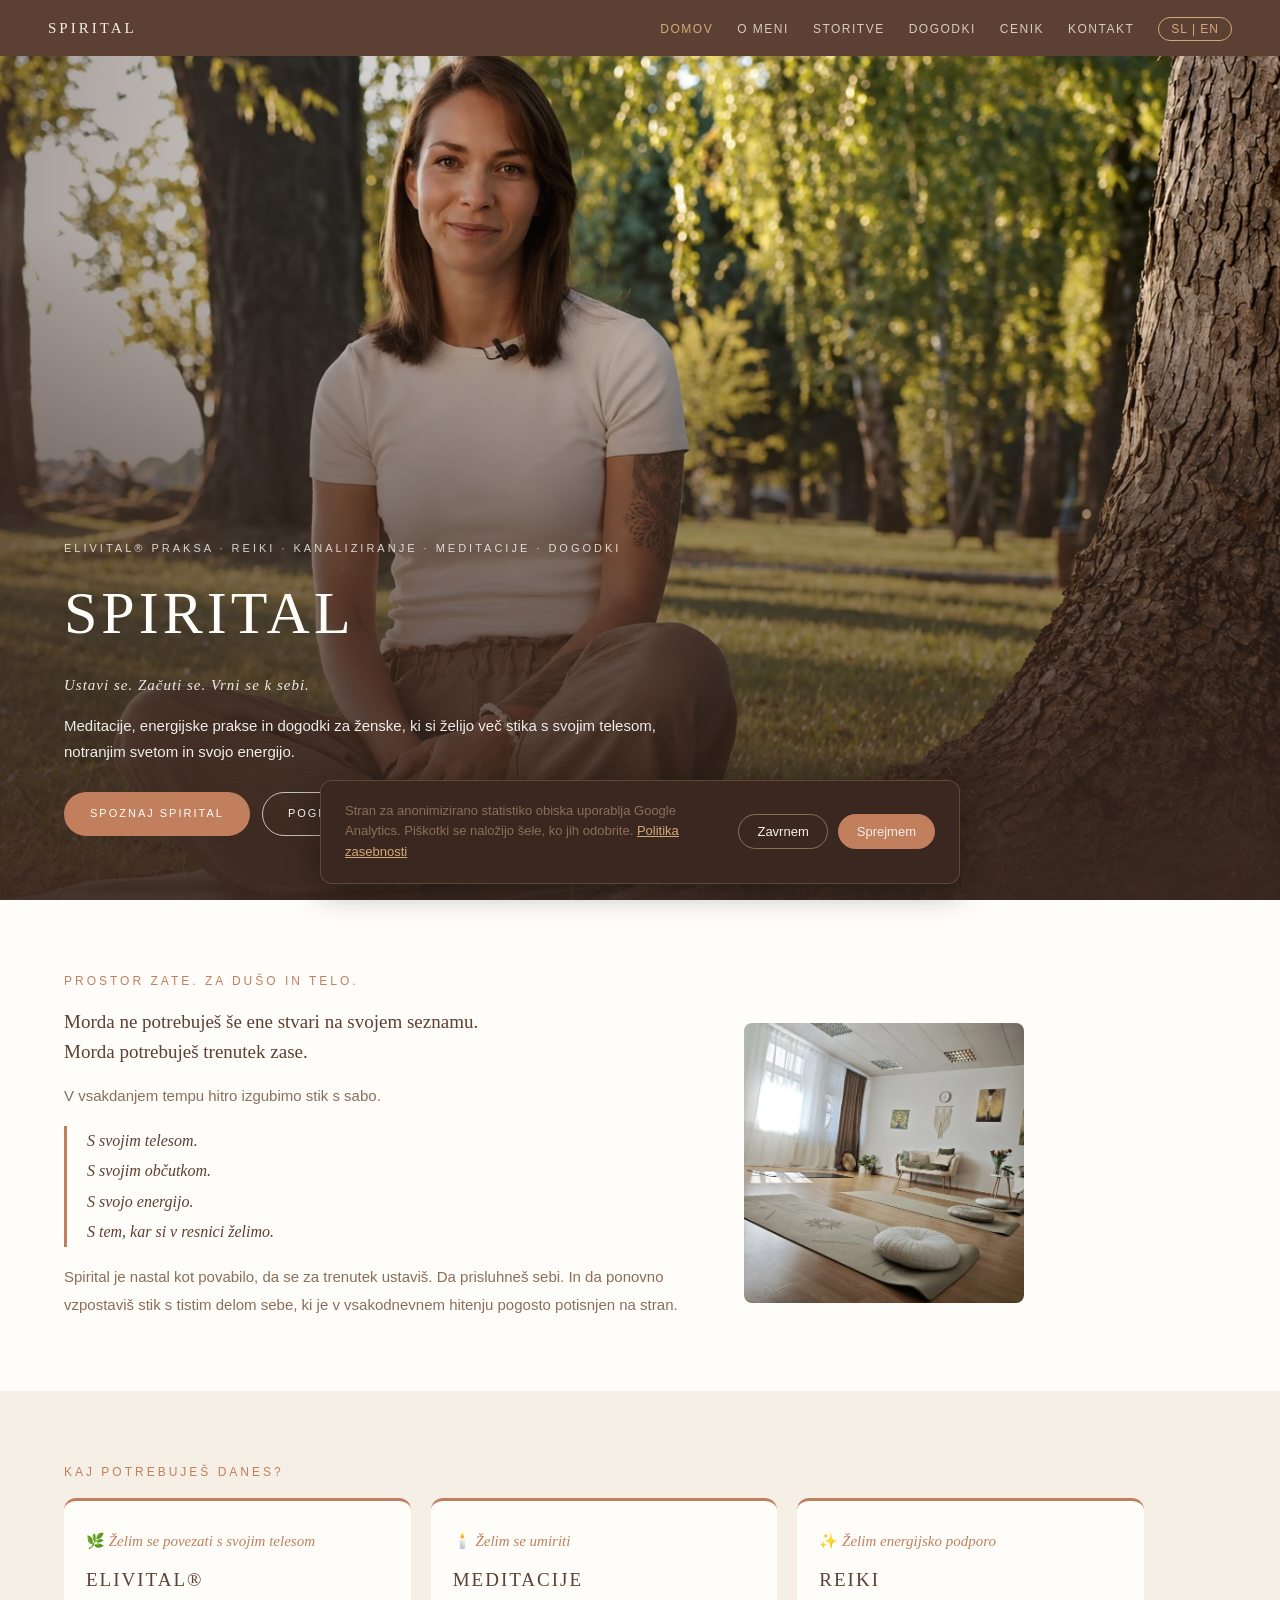
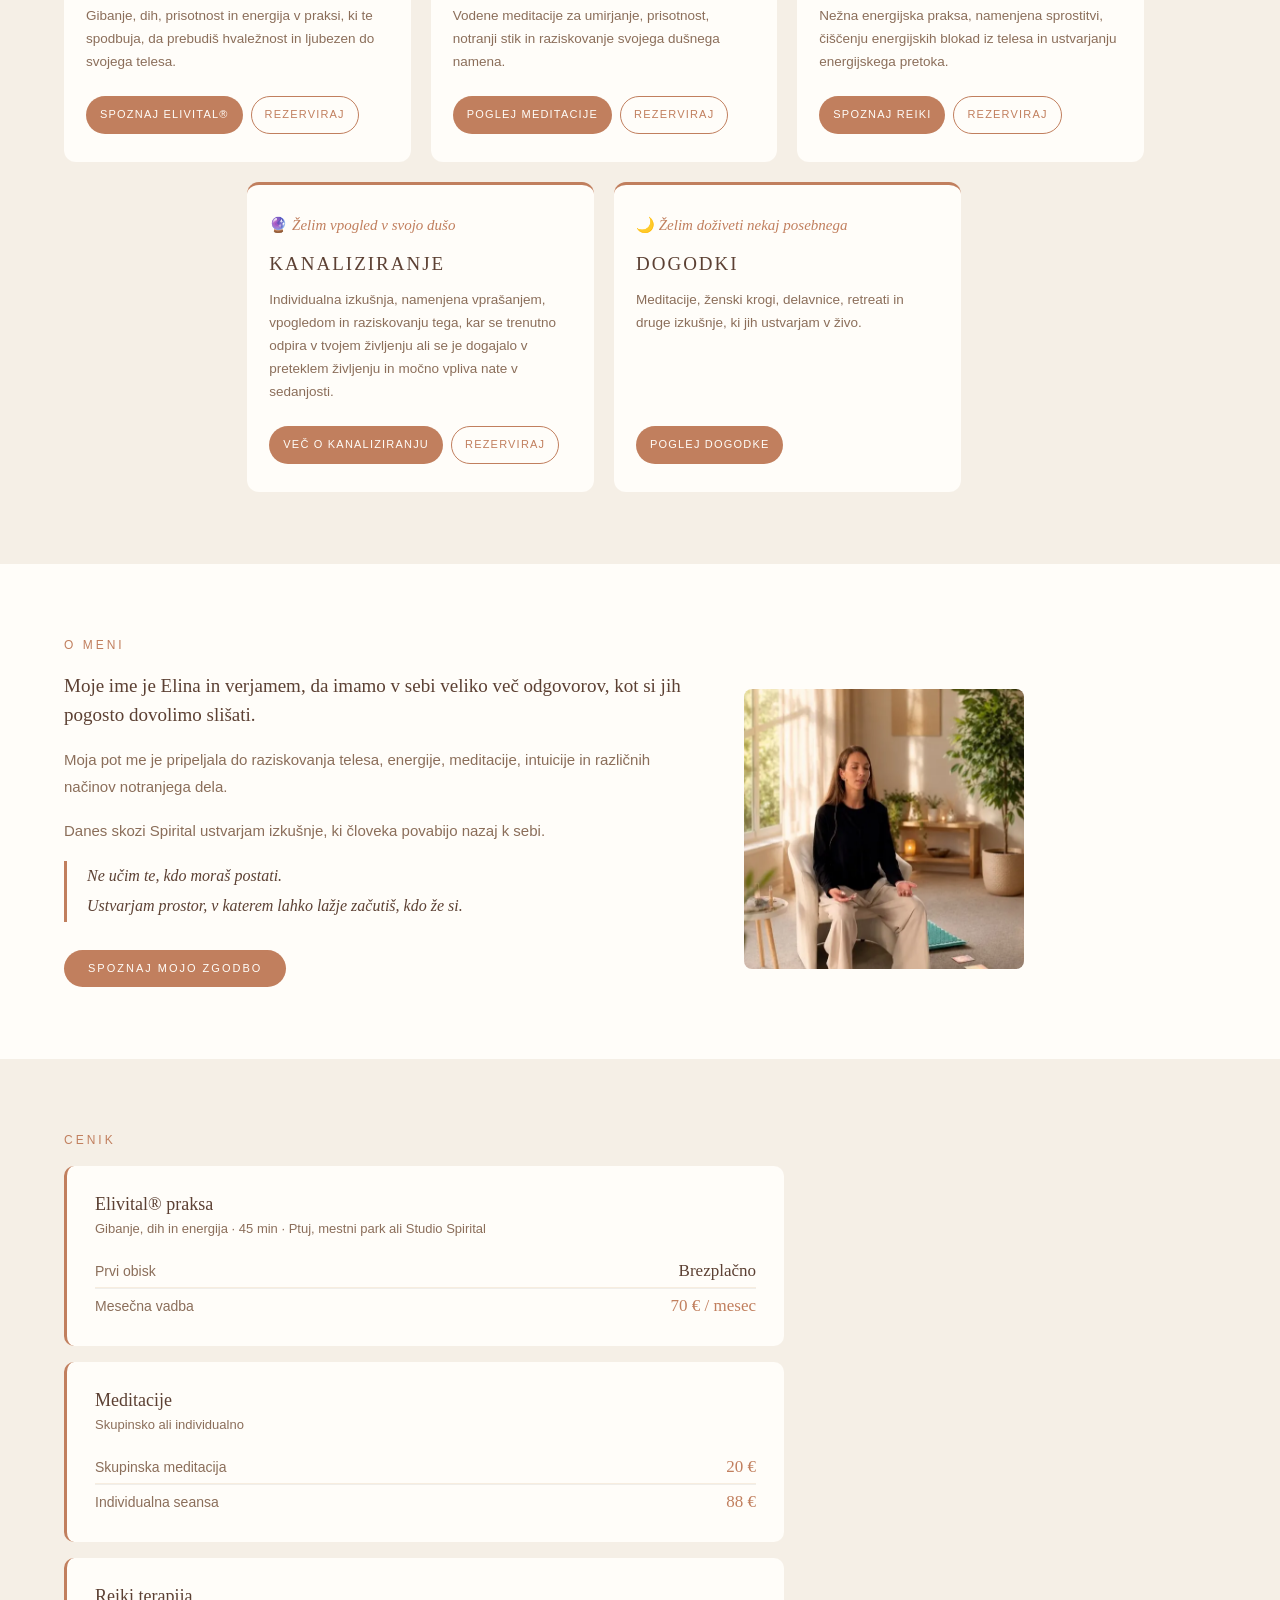
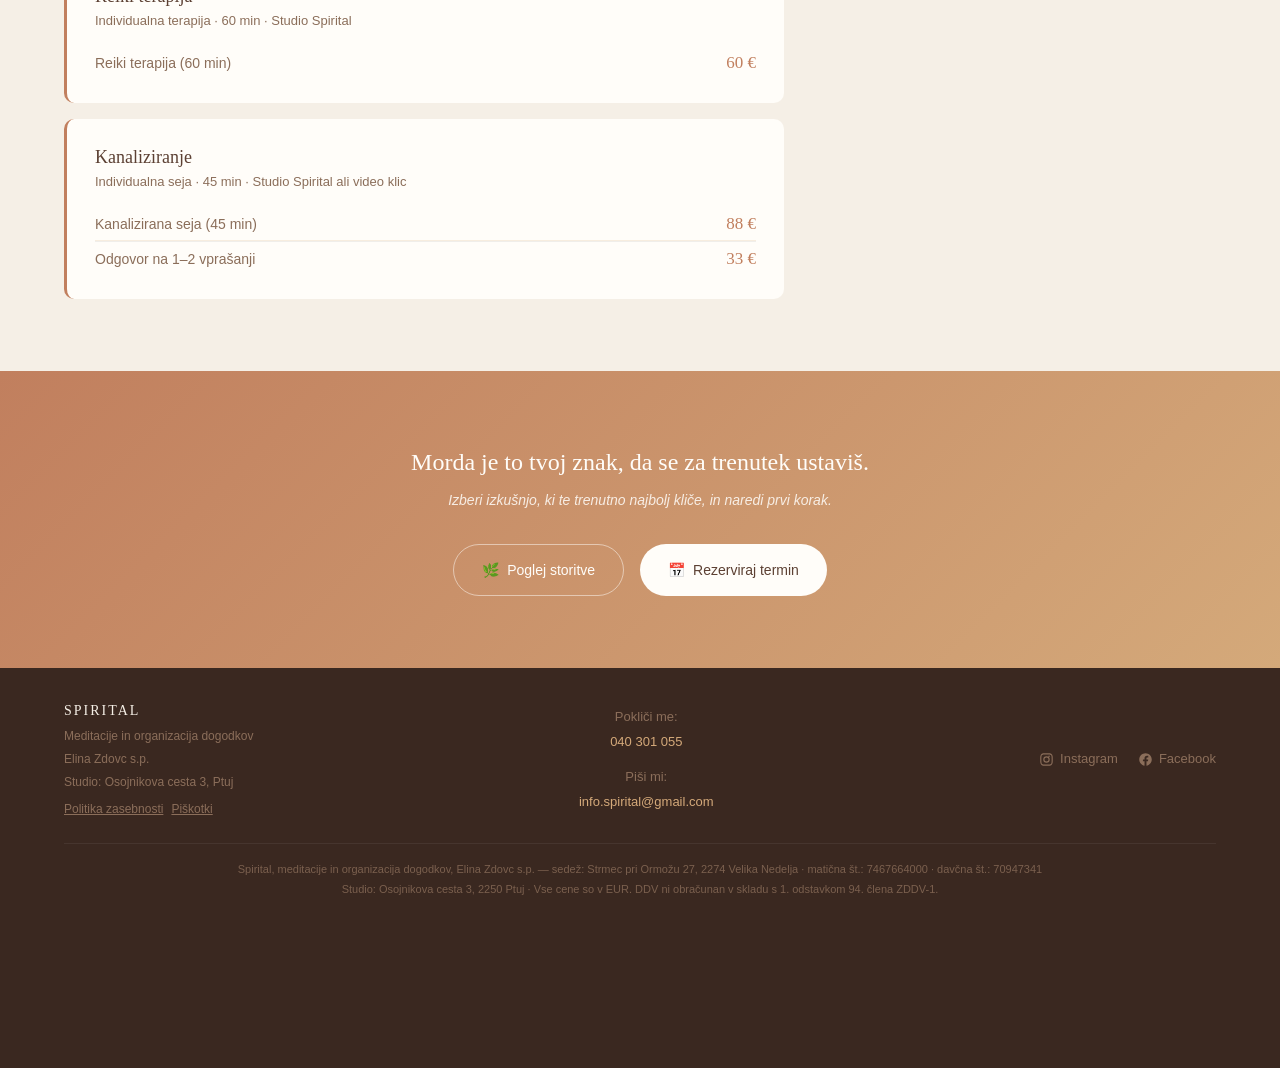
<file: index.html>
<!DOCTYPE html>
<html lang="sl">
<head>
  <meta charset="UTF-8">
  <!-- Google tag (gtag.js) — loaded only after the visitor accepts analytics (see js/consent.js); nothing is sent to Google before that -->
  <script>
    window.dataLayer = window.dataLayer || [];
    function gtag(){dataLayer.push(arguments);}
    var ssConsentStored = 'denied';
    try { if (localStorage.getItem('ss-consent') === 'granted') ssConsentStored = 'granted'; } catch (e) {}
    gtag('consent', 'default', {
      'analytics_storage': ssConsentStored,
      'ad_storage': 'denied',
      'ad_user_data': 'denied',
      'ad_personalization': 'denied'
    });
    // js/config are queued only once consent is granted, so GA's first hit
    // already carries the granted state (also when accepting mid-page)
    window.ssLoadGtag = function () {
      if (window.ssGtagLoaded) return;
      window.ssGtagLoaded = true;
      gtag('js', new Date());
      gtag('config', 'G-9NQNE734RS');
      var s = document.createElement('script');
      s.async = true;
      s.src = 'https://www.googletagmanager.com/gtag/js?id=G-9NQNE734RS';
      document.head.appendChild(s);
    };
    if (ssConsentStored === 'granted') ssLoadGtag();
  </script>
  <meta name="viewport" content="width=device-width, initial-scale=1.0">
  <title>Spirital — Prostor zate. Za dušo in telo. · Ptuj</title>
  <meta name="description" content="Elivital® praksa, reiki, kanaliziranje, meditacije in dogodki za ženske na Ptuju. Prostor, kjer se ustaviš in se ponovno povežeš s svojim telesom in energijo.">
  <meta property="og:title" content="Spirital — Prostor zate. Za dušo in telo. · Ptuj">
  <meta property="og:description" content="Elivital® praksa, reiki, kanaliziranje, meditacije in dogodki za ženske na Ptuju. Prostor, kjer se ustaviš in se ponovno povežeš s svojim telesom in energijo.">
  <meta property="og:image" content="https://studiospirital.si/images/hero-elina.jpg">
  <meta property="og:url" content="https://studiospirital.si/">
  <meta property="og:type" content="website">
  <meta property="og:locale" content="sl_SI">
  <meta property="og:site_name" content="Spirital">
  <meta name="twitter:card" content="summary_large_image">
  <meta name="twitter:title" content="Spirital — Prostor zate. Za dušo in telo. · Ptuj">
  <meta name="twitter:description" content="Elivital® praksa, reiki, kanaliziranje, meditacije in dogodki za ženske na Ptuju. Prostor, kjer se ustaviš in se ponovno povežeš s svojim telesom in energijo.">
  <meta name="twitter:image" content="https://studiospirital.si/images/hero-elina.jpg">
  <link rel="canonical" href="https://studiospirital.si/">
  <link rel="icon" type="image/png" href="images/favicon.png">
  <link rel="shortcut icon" href="favicon.ico">
  <link rel="stylesheet" href="css/styles.css">
  <script src="js/viewport.js"></script>
  <script type="application/ld+json">
{
 "@context":"https://schema.org",
 "@type":"HealthAndBeautyBusiness",
 "@id":"https://studiospirital.si/#business",
 "name":"Spirital",
 "alternateName":"Studio Spirital",
 "description":"Elivital® praksa, reiki, kanaliziranje, meditacije in dogodki za ženske na Ptuju.",
 "url":"https://studiospirital.si",
 "telephone":"+38640301055",
 "image":"https://studiospirital.si/images/hero-elina.jpg",
 "priceRange":"€€",
 "founder":{"@type":"Person","name":"Elina Zdovc","url":"https://studiospirital.si/elina.html"},
 "address":{
   "@type":"PostalAddress",
   "streetAddress":"Osojnikova cesta 3",
   "addressLocality":"Ptuj",
   "addressCountry":"SI"
 },
 "geo":{
   "@type":"GeoCoordinates",
   "latitude":46.42294692993164,
   "longitude":15.878666877746582
 },
 "sameAs":[
   "https://www.instagram.com/studiospirital/",
   "https://www.facebook.com/profile.php?id=61587043018835"
 ]
}
  </script>
</head>
<body>

  <nav class="nav" id="nav">
    <a href="index.html" class="nav-logo">SPIRITAL</a>
    <ul class="nav-links" id="navLinks">
      <li><a href="index.html" aria-current="page" data-sl="Domov" data-en="Home">Domov</a></li>
      <li><a href="elina.html" data-sl="O meni" data-en="About me">O meni</a></li>
      <li class="nav-has-sub">
        <a href="index.html#storitve" data-sl="Storitve" data-en="Services">Storitve</a>
        <ul class="nav-sub">
          <li><a href="storitve/elivital.html" data-sl="Elivital®" data-en="Elivital®">Elivital®</a></li>
          <li><a href="storitve/meditacije.html" data-sl="Meditacije" data-en="Meditations">Meditacije</a></li>
          <li><a href="storitve/reiki.html" data-sl="Reiki" data-en="Reiki">Reiki</a></li>
          <li><a href="storitve/kanaliziranje.html" data-sl="Kanaliziranje" data-en="Channeling">Kanaliziranje</a></li>
        </ul>
      </li>
      <li><a href="dogodki.html" data-sl="Dogodki" data-en="Events">Dogodki</a></li>
      <li><a href="index.html#cenik" data-sl="Cenik" data-en="Prices">Cenik</a></li>
      <li><a href="#kontakt" data-sl="Kontakt" data-en="Contact">Kontakt</a></li>
      <li class="nav-lang"><button class="lang-toggle" id="langToggle">SL | EN</button></li>
    </ul>
    <button class="nav-toggle" id="navToggle" aria-label="Meni" aria-expanded="false" aria-controls="navLinks"><span></span></button>
  </nav>

  <!-- HERO -->
  <section class="hero hero--photo">
    <div class="hero-bg">
      <img src="images/hero-elina.webp" width="1448" height="1086" fetchpriority="high" alt="Elina sedi na blazini pod drevesom v parku">
    </div>
    <div class="hero-overlay"></div>
    <div class="hero-content">
      <p class="hero-location hero-location--services" data-sl="Elivital® praksa · Reiki · Kanaliziranje · Meditacije · Dogodki" data-en="Elivital® practice · Reiki · Channeling · Meditations · Events">Elivital® praksa · Reiki · Kanaliziranje · Meditacije · Dogodki</p>
      <h1 class="hero-title">Spirital</h1>
      <p class="hero-tagline" data-sl="Ustavi se. Začuti se. Vrni se k sebi." data-en="Pause. Feel yourself. Return to yourself.">Ustavi se. Začuti se. Vrni se k sebi.</p>
      <p class="hero-sub" data-sl="Meditacije, energijske prakse in dogodki za ženske, ki si želijo več stika s svojim telesom, notranjim svetom in svojo energijo." data-en="Meditations, energy practices and events for women who long for a deeper connection with their body, their inner world and their energy.">Meditacije, energijske prakse in dogodki za ženske, ki si želijo več stika s svojim telesom, notranjim svetom in svojo energijo.</p>
      <div class="hero-actions">
        <a href="#spirital" class="btn-pill" data-sl="Spoznaj Spirital" data-en="Discover Spirital">Spoznaj Spirital</a>
        <a href="#storitve" class="btn-pill btn-pill--ghost" data-sl="Poglej storitve" data-en="See services">Poglej storitve</a>
      </div>
    </div>
  </section>

  <!-- WHY SPIRITAL -->
  <section id="spirital" class="section section--white">
    <h2 class="section-label" data-sl="Prostor zate. Za dušo in telo." data-en="A space for you. For soul and body.">Prostor zate. Za dušo in telo.</h2>
    <div class="about-inner">
      <div class="prose" data-lang="sl">
        <p class="prose-lead">Morda ne potrebuješ še ene stvari na svojem seznamu.<br>Morda potrebuješ trenutek zase.</p>
        <p>V vsakdanjem tempu hitro izgubimo stik s sabo.</p>
        <p class="prose-lines">S svojim telesom.<br>S svojim občutkom.<br>S svojo energijo.<br>S tem, kar si v resnici želimo.</p>
        <p>Spirital je nastal kot povabilo, da se za trenutek ustaviš. Da prisluhneš sebi. In da ponovno vzpostaviš stik s tistim delom sebe, ki je v vsakodnevnem hitenju pogosto potisnjen na stran.</p>
      </div>
      <div class="prose" data-lang="en" hidden>
        <p class="prose-lead">Maybe you don't need one more thing on your list.<br>Maybe you need a moment for yourself.</p>
        <p>In the pace of everyday life, we quickly lose touch with ourselves.</p>
        <p class="prose-lines">With our body.<br>With our feelings.<br>With our energy.<br>With what we truly want.</p>
        <p>Spirital was born as an invitation to pause for a moment. To listen to yourself. And to reconnect with the part of you that so often gets pushed aside in the everyday rush.</p>
      </div>
      <img src="images/studio.webp" width="1200" height="1600" loading="lazy" decoding="async" alt="Notranjost prostora Spirital z blazinami za jogo in počivalnico" class="about-image gallery-img">
    </div>
  </section>

  <!-- WHERE TO START -->
  <section id="storitve" class="section section--cream">
    <h2 class="section-label" data-sl="Kaj potrebuješ danes?" data-en="What do you need today?">Kaj potrebuješ danes?</h2>
    <div class="path-grid">
      <div class="path-card">
        <p class="path-wish"><span class="path-wish-icon" aria-hidden="true">🌿</span> <span data-sl="Želim se povezati s svojim telesom" data-en="I want to connect with my body">Želim se povezati s svojim telesom</span></p>
        <h3 class="path-name">Elivital®</h3>
        <p class="path-desc" data-sl="Gibanje, dih, prisotnost in energija v praksi, ki te spodbuja, da prebudiš hvaležnost in ljubezen do svojega telesa." data-en="Movement, breath, presence and energy in a practice that invites you to awaken gratitude and love for your body.">Gibanje, dih, prisotnost in energija v praksi, ki te spodbuja, da prebudiš hvaležnost in ljubezen do svojega telesa.</p>
        <div class="path-actions">
          <a href="storitve/elivital.html" class="btn-pill" data-sl="Spoznaj Elivital®" data-en="Discover Elivital®">Spoznaj Elivital®</a>
          <a href="https://form.lime-booking.com/elina-skupinski" target="_blank" rel="noopener" class="btn-pill btn-pill--outline" data-sl="Rezerviraj" data-en="Book">Rezerviraj</a>
        </div>
      </div>
      <div class="path-card">
        <p class="path-wish"><span class="path-wish-icon" aria-hidden="true">🕯️</span> <span data-sl="Želim se umiriti" data-en="I want to find calm">Želim se umiriti</span></p>
        <h3 class="path-name" data-sl="Meditacije" data-en="Meditations">Meditacije</h3>
        <p class="path-desc" data-sl="Vodene meditacije za umirjanje, prisotnost, notranji stik in raziskovanje svojega dušnega namena." data-en="Guided meditations for calm, presence, inner connection and exploring your soul's purpose.">Vodene meditacije za umirjanje, prisotnost, notranji stik in raziskovanje svojega dušnega namena.</p>
        <div class="path-actions">
          <a href="storitve/meditacije.html" class="btn-pill" data-sl="Poglej meditacije" data-en="See meditations">Poglej meditacije</a>
          <a href="mailto:info.spirital@gmail.com?subject=Rezervacija%20%E2%80%93%20Meditacija" class="btn-pill btn-pill--outline" data-sl="Rezerviraj" data-en="Book">Rezerviraj</a>
        </div>
      </div>
      <div class="path-card">
        <p class="path-wish"><span class="path-wish-icon" aria-hidden="true">✨</span> <span data-sl="Želim energijsko podporo" data-en="I want energetic support">Želim energijsko podporo</span></p>
        <h3 class="path-name">Reiki</h3>
        <p class="path-desc" data-sl="Nežna energijska praksa, namenjena sprostitvi, čiščenju energijskih blokad iz telesa in ustvarjanju energijskega pretoka." data-en="A gentle energy practice for relaxation, clearing energy blockages from the body and creating energy flow.">Nežna energijska praksa, namenjena sprostitvi, čiščenju energijskih blokad iz telesa in ustvarjanju energijskega pretoka.</p>
        <div class="path-actions">
          <a href="storitve/reiki.html" class="btn-pill" data-sl="Spoznaj reiki" data-en="Discover reiki">Spoznaj reiki</a>
          <a href="https://form.lime-booking.com/elina" target="_blank" rel="noopener" class="btn-pill btn-pill--outline" data-sl="Rezerviraj" data-en="Book">Rezerviraj</a>
        </div>
      </div>
      <div class="path-card">
        <p class="path-wish"><span class="path-wish-icon" aria-hidden="true">🔮</span> <span data-sl="Želim vpogled v svojo dušo" data-en="I want insight into my soul">Želim vpogled v svojo dušo</span></p>
        <h3 class="path-name" data-sl="Kanaliziranje" data-en="Channeling">Kanaliziranje</h3>
        <p class="path-desc" data-sl="Individualna izkušnja, namenjena vprašanjem, vpogledom in raziskovanju tega, kar se trenutno odpira v tvojem življenju ali se je dogajalo v preteklem življenju in močno vpliva nate v sedanjosti." data-en="An individual experience for your questions, insights and exploring what is opening up in your life right now — or what happened in a past life and still strongly affects you in the present.">Individualna izkušnja, namenjena vprašanjem, vpogledom in raziskovanju tega, kar se trenutno odpira v tvojem življenju ali se je dogajalo v preteklem življenju in močno vpliva nate v sedanjosti.</p>
        <div class="path-actions">
          <a href="storitve/kanaliziranje.html" class="btn-pill" data-sl="Več o kanaliziranju" data-en="More about channeling">Več o kanaliziranju</a>
          <a href="https://form.lime-booking.com/elina" target="_blank" rel="noopener" class="btn-pill btn-pill--outline" data-sl="Rezerviraj" data-en="Book">Rezerviraj</a>
        </div>
      </div>
      <div class="path-card">
        <p class="path-wish"><span class="path-wish-icon" aria-hidden="true">🌙</span> <span data-sl="Želim doživeti nekaj posebnega" data-en="I want to experience something special">Želim doživeti nekaj posebnega</span></p>
        <h3 class="path-name" data-sl="Dogodki" data-en="Events">Dogodki</h3>
        <p class="path-desc" data-sl="Meditacije, ženski krogi, delavnice, retreati in druge izkušnje, ki jih ustvarjam v živo." data-en="Meditations, women's circles, workshops, retreats and other experiences I create live.">Meditacije, ženski krogi, delavnice, retreati in druge izkušnje, ki jih ustvarjam v živo.</p>
        <div class="path-actions">
          <a href="dogodki.html" class="btn-pill" data-sl="Poglej dogodke" data-en="See events">Poglej dogodke</a>
        </div>
      </div>
    </div>
  </section>

  <!-- ABOUT ME (short) -->
  <section id="o-meni" class="section section--white">
    <h2 class="section-label" data-sl="O meni" data-en="About me">O meni</h2>
    <div class="about-inner">
      <div class="prose" data-lang="sl">
        <p class="prose-lead">Moje ime je Elina in verjamem, da imamo v sebi veliko več odgovorov, kot si jih pogosto dovolimo slišati.</p>
        <p>Moja pot me je pripeljala do raziskovanja telesa, energije, meditacije, intuicije in različnih načinov notranjega dela.</p>
        <p>Danes skozi Spirital ustvarjam izkušnje, ki človeka povabijo nazaj k sebi.</p>
        <p class="prose-lines">Ne učim te, kdo moraš postati.<br>Ustvarjam prostor, v katerem lahko lažje začutiš, kdo že si.</p>
        <a href="elina.html" class="btn-pill">Spoznaj mojo zgodbo</a>
      </div>
      <div class="prose" data-lang="en" hidden>
        <p class="prose-lead">My name is Elina, and I believe we carry far more answers within us than we usually allow ourselves to hear.</p>
        <p>My path has led me to explore the body, energy, meditation, intuition and many forms of inner work.</p>
        <p>Today, through Spirital, I create experiences that invite people back to themselves.</p>
        <p class="prose-lines">I don't teach you who you must become.<br>I create a space where you can more easily feel who you already are.</p>
        <a href="elina.html" class="btn-pill">Read my story</a>
      </div>
      <img src="images/elina-portrait.webp" width="600" height="1066" loading="lazy" decoding="async" alt="Elina med meditacijo v prostoru Spirital" class="about-image gallery-img">
    </div>
  </section>

  <!-- TESTIMONIALS — skrito, dokler naročnica ne pošlje mnenj strank. Odkomentiraj in vstavi besedila.
  <section class="section section--white">
    <h2 class="section-label" data-sl="Mnenja strank" data-en="Testimonials">Mnenja strank</h2>
    <p class="section-heading" data-sl="Besede žensk, ki so bile tukaj." data-en="Words from women who have been here.">Besede žensk, ki so bile tukaj.</p>
    <div class="quotes-grid">
      <figure class="quote-card">
        <blockquote class="quote-text">»…«</blockquote>
        <figcaption class="quote-name">Ime</figcaption>
      </figure>
      <figure class="quote-card">
        <blockquote class="quote-text">»…«</blockquote>
        <figcaption class="quote-name">Ime</figcaption>
      </figure>
      <figure class="quote-card">
        <blockquote class="quote-text">»…«</blockquote>
        <figcaption class="quote-name">Ime</figcaption>
      </figure>
    </div>
  </section>
  -->

  <!-- PRICES -->
  <section id="cenik" class="section section--cream">
    <h2 class="section-label" data-sl="Cenik" data-en="Prices">Cenik</h2>
    <div class="price-groups">
      <a href="storitve/elivital.html" class="price-group">
        <h3 class="price-group-title" data-sl="Elivital® praksa" data-en="Elivital® practice">Elivital® praksa</h3>
        <div class="price-group-detail" data-sl="Gibanje, dih in energija · 45 min · Ptuj, mestni park ali Studio Spirital" data-en="Movement, breath and energy · 45 min · Ptuj city park or Studio Spirital">Gibanje, dih in energija · 45 min · Ptuj, mestni park ali Studio Spirital</div>
        <div class="price-row">
          <span class="price-row-label" data-sl="Prvi obisk" data-en="First visit">Prvi obisk</span>
          <span class="price-row-value price-row-value--free" data-sl="Brezplačno" data-en="Free">Brezplačno</span>
        </div>
        <div class="price-row">
          <span class="price-row-label" data-sl="Mesečna vadba" data-en="Monthly practice">Mesečna vadba</span>
          <span class="price-row-value" data-sl="70 € / mesec" data-en="€70 / month">70 € / mesec</span>
        </div>
      </a>

      <a href="storitve/meditacije.html" class="price-group">
        <h3 class="price-group-title" data-sl="Meditacije" data-en="Meditations">Meditacije</h3>
        <div class="price-group-detail" data-sl="Skupinsko ali individualno" data-en="Group or individual">Skupinsko ali individualno</div>
        <div class="price-row">
          <span class="price-row-label" data-sl="Skupinska meditacija" data-en="Group meditation">Skupinska meditacija</span>
          <span class="price-row-value">20 €</span>
        </div>
        <div class="price-row">
          <span class="price-row-label" data-sl="Individualna seansa" data-en="Individual session">Individualna seansa</span>
          <span class="price-row-value">88 €</span>
        </div>
      </a>

      <a href="storitve/reiki.html" class="price-group">
        <h3 class="price-group-title" data-sl="Reiki terapija" data-en="Reiki therapy">Reiki terapija</h3>
        <div class="price-group-detail" data-sl="Individualna terapija · 60 min · Studio Spirital" data-en="Individual therapy · 60 min · Studio Spirital">Individualna terapija · 60 min · Studio Spirital</div>
        <div class="price-row">
          <span class="price-row-label" data-sl="Reiki terapija (60 min)" data-en="Reiki therapy (60 min)">Reiki terapija (60 min)</span>
          <span class="price-row-value">60 €</span>
        </div>
      </a>

      <a href="storitve/kanaliziranje.html" class="price-group">
        <h3 class="price-group-title" data-sl="Kanaliziranje" data-en="Channeling">Kanaliziranje</h3>
        <div class="price-group-detail" data-sl="Individualna seja · 45 min · Studio Spirital ali video klic" data-en="Individual session · 45 min · Studio Spirital or video call">Individualna seja · 45 min · Studio Spirital ali video klic</div>
        <div class="price-row">
          <span class="price-row-label" data-sl="Kanalizirana seja (45 min)" data-en="Channeling session (45 min)">Kanalizirana seja (45 min)</span>
          <span class="price-row-value">88 €</span>
        </div>
        <div class="price-row">
          <span class="price-row-label" data-sl="Odgovor na 1–2 vprašanji" data-en="Answer to 1–2 questions">Odgovor na 1–2 vprašanji</span>
          <span class="price-row-value">33 €</span>
        </div>
      </a>
    </div>
  </section>

  <!-- CLOSING CTA -->
  <div class="contact-section">
    <h2 class="contact-title" data-sl="Morda je to tvoj znak, da se za trenutek ustaviš." data-en="Maybe this is your sign to pause for a moment.">Morda je to tvoj znak, da se za trenutek ustaviš.</h2>
    <p class="contact-subtitle" data-sl="Izberi izkušnjo, ki te trenutno najbolj kliče, in naredi prvi korak." data-en="Choose the experience that calls you most right now, and take the first step.">Izberi izkušnjo, ki te trenutno najbolj kliče, in naredi prvi korak.</p>
    <div class="contact-actions">
      <a href="#storitve" class="contact-btn contact-btn--outline">
        <span>🌿</span>
        <span data-sl="Poglej storitve" data-en="See services">Poglej storitve</span>
      </a>
      <a href="mailto:info.spirital@gmail.com?subject=Rezervacija%20termina" class="contact-btn">
        <span>📅</span>
        <span data-sl="Rezerviraj termin" data-en="Book a session">Rezerviraj termin</span>
      </a>
    </div>
  </div>

  <footer class="footer" id="kontakt">
    <div>
      <div class="footer-brand">SPIRITAL</div>
      <div class="footer-location" data-sl="Meditacije in organizacija dogodkov" data-en="Meditations and event organisation">Meditacije in organizacija dogodkov</div>
      <div class="footer-location">Elina Zdovc s.p.</div>
      <div class="footer-location" data-sl="Studio: Osojnikova cesta 3, Ptuj" data-en="Studio: Osojnikova cesta 3, Ptuj, Slovenia">Studio: Osojnikova cesta 3, Ptuj</div>
      <div class="footer-legal"><a href="politika-zasebnosti.html" data-sl="Politika zasebnosti" data-en="Privacy Policy">Politika zasebnosti</a></div>
    </div>
    <div class="footer-contact">
      <div data-sl="Pokliči me:" data-en="Call me:">Pokliči me:</div>
      <div class="footer-phone"><a href="tel:+38640301055">040 301 055</a></div>
      <div class="footer-contact-label" data-sl="Piši mi:" data-en="Write to me:">Piši mi:</div>
      <div class="footer-email"><a href="mailto:info.spirital@gmail.com">info.spirital@gmail.com</a></div>
    </div>
    <div class="footer-links">
      <a href="https://www.instagram.com/studiospirital/" target="_blank" rel="noopener"><svg viewBox="0 0 24 24" aria-hidden="true"><path d="M12 2c-2.72 0-3.06.01-4.12.06-1.06.05-1.79.22-2.43.47-.66.26-1.22.6-1.77 1.16-.56.55-.9 1.11-1.16 1.77-.25.64-.42 1.37-.47 2.43C2 8.94 2 9.28 2 12s.01 3.06.06 4.12c.05 1.06.22 1.79.47 2.43.26.66.6 1.22 1.16 1.77.55.56 1.11.9 1.77 1.16.64.25 1.37.42 2.43.47C8.94 22 9.28 22 12 22s3.06-.01 4.12-.06c1.06-.05 1.79-.22 2.43-.47.66-.26 1.22-.6 1.77-1.16.56-.55.9-1.11 1.16-1.77.25-.64.42-1.37.47-2.43.05-1.06.06-1.4.06-4.12s-.01-3.06-.06-4.12c-.05-1.06-.22-1.79-.47-2.43-.26-.66-.6-1.22-1.16-1.77-.55-.56-1.11-.9-1.77-1.16-.64-.25-1.37-.42-2.43-.47C15.06 2.01 14.72 2 12 2zm0 1.8c2.67 0 2.99.01 4.04.06.98.04 1.5.2 1.85.34.47.18.8.4 1.15.75.35.35.57.68.75 1.15.14.36.3.87.34 1.85.05 1.05.06 1.37.06 4.04s-.01 2.99-.06 4.04c-.04.98-.2 1.5-.34 1.85-.18.47-.4.8-.75 1.15-.35.35-.68.57-1.15.75-.36.14-.87.3-1.85.34-1.05.05-1.37.06-4.04.06s-2.99-.01-4.04-.06c-.98-.04-1.5-.2-1.85-.34-.47-.18-.8-.4-1.15-.75-.35-.35-.57-.68-.75-1.15-.14-.36-.3-.87-.34-1.85C3.81 14.99 3.8 14.67 3.8 12s.01-2.99.06-4.04c.04-.98.2-1.5.34-1.85.18-.47.4-.8.75-1.15.35-.35.68-.57 1.15-.75.36-.14.87-.3 1.85-.34C9.01 3.81 9.33 3.8 12 3.8zm0 3.07a5.13 5.13 0 1 0 0 10.26 5.13 5.13 0 0 0 0-10.26zm0 8.46a3.33 3.33 0 1 1 0-6.66 3.33 3.33 0 0 1 0 6.66zm5.34-8.66a1.2 1.2 0 1 1-2.4 0 1.2 1.2 0 0 1 2.4 0z"/></svg>Instagram</a>
      <a href="https://www.facebook.com/profile.php?id=61587043018835" target="_blank" rel="noopener"><svg viewBox="0 0 24 24" aria-hidden="true"><path d="M22 12.06C22 6.51 17.52 2 12 2S2 6.51 2 12.06c0 5 3.66 9.15 8.44 9.94v-7.03H7.9v-2.91h2.54V9.85c0-2.51 1.49-3.9 3.77-3.9 1.09 0 2.24.2 2.24.2v2.46h-1.26c-1.24 0-1.63.77-1.63 1.56v1.88h2.78l-.44 2.91h-2.34V22c4.78-.79 8.44-4.94 8.44-9.94z"/></svg>Facebook</a>
    </div>
    <div class="footer-legalinfo" data-lang="sl">Spirital, meditacije in organizacija dogodkov, Elina Zdovc s.p. — sedež: Strmec pri Ormožu 27, 2274 Velika Nedelja · matična št.: 7467664000 · davčna št.: 70947341<br>Studio: Osojnikova cesta 3, 2250 Ptuj · Vse cene so v EUR. DDV ni obračunan v skladu s 1. odstavkom 94. člena ZDDV-1.</div>
    <div class="footer-legalinfo" data-lang="en" hidden>Spirital, meditacije in organizacija dogodkov, Elina Zdovc s.p. — registered seat: Strmec pri Ormožu 27, 2274 Velika Nedelja, Slovenia · reg. no.: 7467664000 · tax no.: 70947341<br>Studio: Osojnikova cesta 3, 2250 Ptuj, Slovenia · All prices are in EUR. VAT is not charged pursuant to Art. 94(1) of the Slovenian VAT Act (ZDDV-1).</div>
  </footer>

  <div class="lightbox" id="lightbox" aria-hidden="true">
    <button class="lightbox-close" aria-label="Close">&times;</button>
    <img class="lightbox-img" alt="">
  </div>

  <script src="js/lang.js"></script>
  <script src="js/nav.js"></script>
  <script src="js/consent.js"></script>
  <script src="js/lightbox.js"></script>
</body>
</html>
</file>
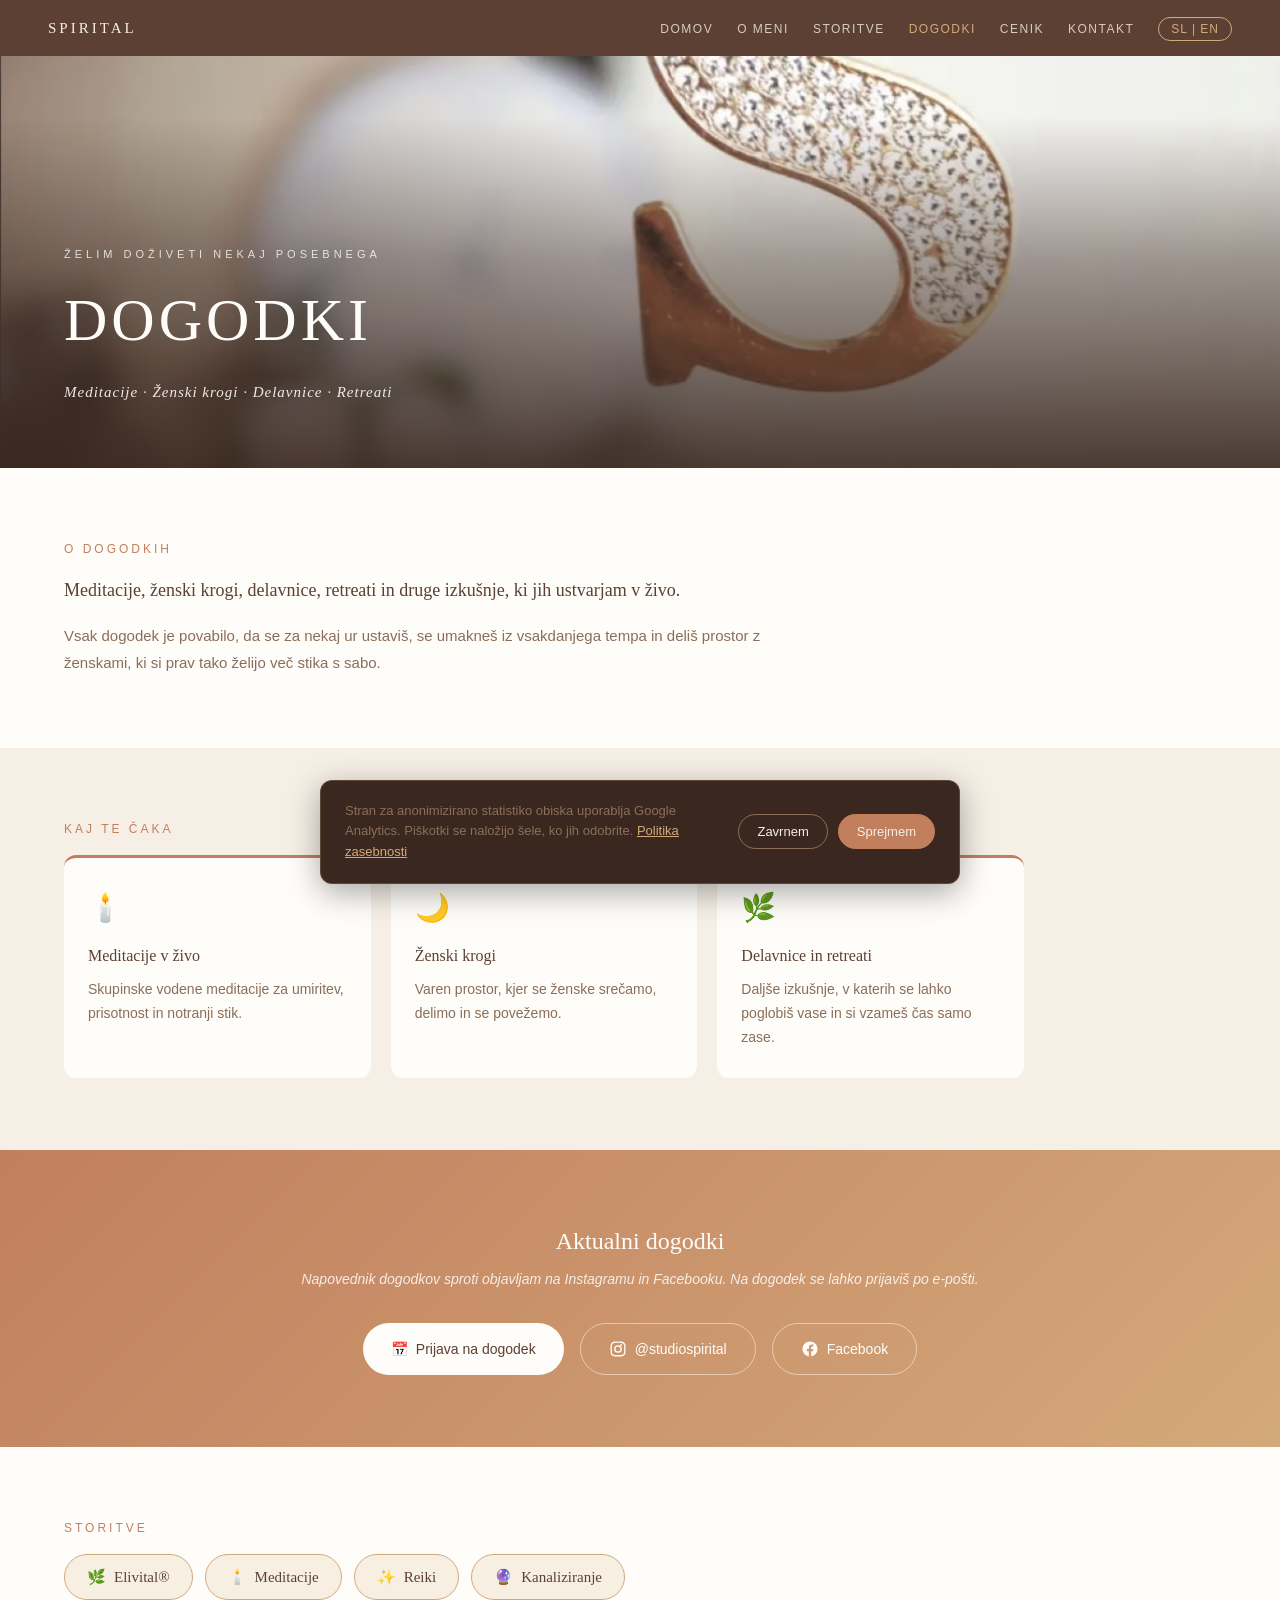
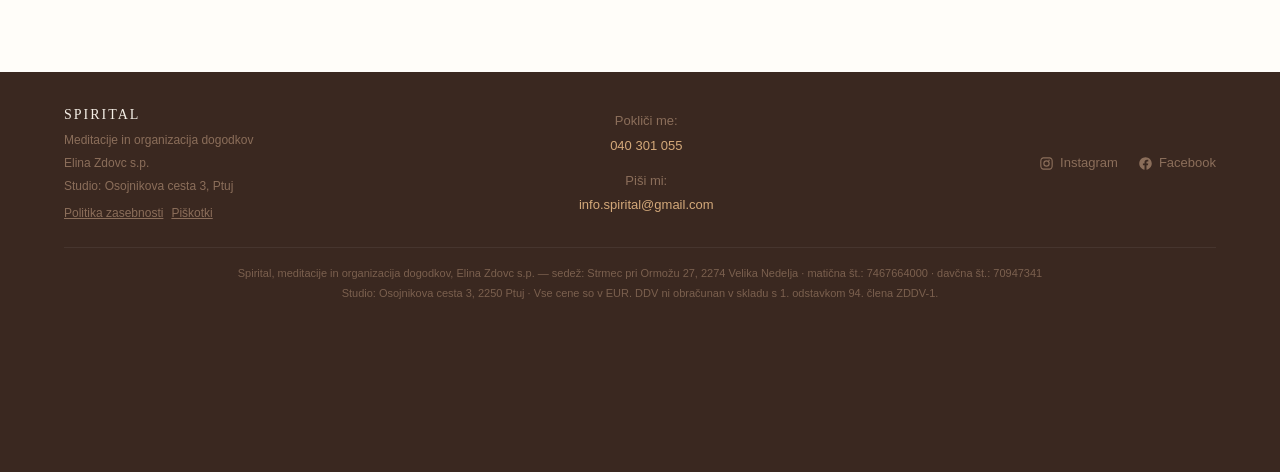
<file: dogodki.html>
<!DOCTYPE html>
<html lang="sl">
<head>
  <meta charset="UTF-8">
  <!-- Google tag (gtag.js) — loaded only after the visitor accepts analytics (see js/consent.js); nothing is sent to Google before that -->
  <script>
    window.dataLayer = window.dataLayer || [];
    function gtag(){dataLayer.push(arguments);}
    var ssConsentStored = 'denied';
    try { if (localStorage.getItem('ss-consent') === 'granted') ssConsentStored = 'granted'; } catch (e) {}
    gtag('consent', 'default', {
      'analytics_storage': ssConsentStored,
      'ad_storage': 'denied',
      'ad_user_data': 'denied',
      'ad_personalization': 'denied'
    });
    // js/config are queued only once consent is granted, so GA's first hit
    // already carries the granted state (also when accepting mid-page)
    window.ssLoadGtag = function () {
      if (window.ssGtagLoaded) return;
      window.ssGtagLoaded = true;
      gtag('js', new Date());
      gtag('config', 'G-9NQNE734RS');
      var s = document.createElement('script');
      s.async = true;
      s.src = 'https://www.googletagmanager.com/gtag/js?id=G-9NQNE734RS';
      document.head.appendChild(s);
    };
    if (ssConsentStored === 'granted') ssLoadGtag();
  </script>
  <meta name="viewport" content="width=device-width, initial-scale=1.0">
  <title>Dogodki — meditacije, ženski krogi, delavnice | Spirital Ptuj</title>
  <meta name="description" content="Meditacije v živo, ženski krogi, delavnice, retreati in druge izkušnje, ki jih Elina ustvarja v Spiritalu na Ptuju. Poglej aktualne dogodke.">
  <meta property="og:title" content="Dogodki — meditacije, ženski krogi, delavnice | Spirital Ptuj">
  <meta property="og:description" content="Meditacije v živo, ženski krogi, delavnice, retreati in druge izkušnje, ki jih Elina ustvarja v Spiritalu na Ptuju. Poglej aktualne dogodke.">
  <meta property="og:image" content="https://studiospirital.si/images/hero.jpg">
  <meta property="og:url" content="https://studiospirital.si/dogodki.html">
  <meta property="og:type" content="website">
  <meta property="og:locale" content="sl_SI">
  <meta property="og:site_name" content="Spirital">
  <meta name="twitter:card" content="summary_large_image">
  <meta name="twitter:title" content="Dogodki — meditacije, ženski krogi, delavnice | Spirital Ptuj">
  <meta name="twitter:description" content="Meditacije v živo, ženski krogi, delavnice, retreati in druge izkušnje, ki jih Elina ustvarja v Spiritalu na Ptuju. Poglej aktualne dogodke.">
  <meta name="twitter:image" content="https://studiospirital.si/images/hero.jpg">
  <link rel="canonical" href="https://studiospirital.si/dogodki.html">
  <link rel="icon" type="image/png" href="images/favicon.png">
  <link rel="shortcut icon" href="favicon.ico">
  <link rel="stylesheet" href="css/styles.css">
  <script src="js/viewport.js"></script>
  <script type="application/ld+json">
{
 "@context":"https://schema.org",
 "@type":"BreadcrumbList",
 "itemListElement":[
  {"@type":"ListItem","position":1,"name":"Domov","item":"https://studiospirital.si/"},
  {"@type":"ListItem","position":2,"name":"Dogodki"}
 ]
}
  </script>
</head>
<body>

  <nav class="nav" id="nav">
    <a href="index.html" class="nav-logo">SPIRITAL</a>
    <ul class="nav-links" id="navLinks">
      <li><a href="index.html" data-sl="Domov" data-en="Home">Domov</a></li>
      <li><a href="elina.html" data-sl="O meni" data-en="About me">O meni</a></li>
      <li class="nav-has-sub">
        <a href="index.html#storitve" data-sl="Storitve" data-en="Services">Storitve</a>
        <ul class="nav-sub">
          <li><a href="storitve/elivital.html" data-sl="Elivital®" data-en="Elivital®">Elivital®</a></li>
          <li><a href="storitve/meditacije.html" data-sl="Meditacije" data-en="Meditations">Meditacije</a></li>
          <li><a href="storitve/reiki.html" data-sl="Reiki" data-en="Reiki">Reiki</a></li>
          <li><a href="storitve/kanaliziranje.html" data-sl="Kanaliziranje" data-en="Channeling">Kanaliziranje</a></li>
        </ul>
      </li>
      <li><a href="dogodki.html" aria-current="page" data-sl="Dogodki" data-en="Events">Dogodki</a></li>
      <li><a href="index.html#cenik" data-sl="Cenik" data-en="Prices">Cenik</a></li>
      <li><a href="#kontakt" data-sl="Kontakt" data-en="Contact">Kontakt</a></li>
      <li class="nav-lang"><button class="lang-toggle" id="langToggle">SL | EN</button></li>
    </ul>
    <button class="nav-toggle" id="navToggle" aria-label="Meni" aria-expanded="false" aria-controls="navLinks"><span></span></button>
  </nav>

  <!-- HERO -->
  <section class="hero hero--service">
    <div class="hero-bg">
      <img src="images/hero.webp" width="1446" height="1800" fetchpriority="high" alt="Obesek v obliki črke S in logotip Spirital">
    </div>
    <div class="hero-overlay"></div>
    <div class="hero-content">
      <p class="hero-location" data-sl="Želim doživeti nekaj posebnega" data-en="I want to experience something special">Želim doživeti nekaj posebnega</p>
      <h1 class="hero-title" data-sl="DOGODKI" data-en="EVENTS">DOGODKI</h1>
      <p class="hero-tagline" data-sl="Meditacije · Ženski krogi · Delavnice · Retreati" data-en="Meditations · Women's circles · Workshops · Retreats">Meditacije · Ženski krogi · Delavnice · Retreati</p>
    </div>
  </section>

  <!-- INTRO -->
  <section class="section section--white">
    <h2 class="section-label" data-sl="O dogodkih" data-en="About the events">O dogodkih</h2>
    <div class="service-page-intro">
      <p class="service-page-lead" data-lang="sl">Meditacije, ženski krogi, delavnice, retreati in druge izkušnje, ki jih ustvarjam v živo.</p>
      <p class="service-page-lead" data-lang="en" hidden>Meditations, women's circles, workshops, retreats and other experiences I create live.</p>
      <p class="about-text" data-lang="sl">Vsak dogodek je povabilo, da se za nekaj ur ustaviš, se umakneš iz vsakdanjega tempa in deliš prostor z ženskami, ki si prav tako želijo več stika s sabo.</p>
      <p class="about-text" data-lang="en" hidden>Every event is an invitation to pause for a few hours, step out of the everyday pace and share space with women who also long for a deeper connection with themselves.</p>
    </div>
  </section>

  <!-- TYPES -->
  <section class="section section--cream">
    <h2 class="section-label" data-sl="Kaj te čaka" data-en="What to expect">Kaj te čaka</h2>
    <div class="benefits-grid">
      <div class="benefit-card">
        <div class="benefit-icon">🕯️</div>
        <h3 class="benefit-title" data-sl="Meditacije v živo" data-en="Live meditations">Meditacije v živo</h3>
        <p class="benefit-text" data-lang="sl">Skupinske vodene meditacije za umiritev, prisotnost in notranji stik.</p>
        <p class="benefit-text" data-lang="en" hidden>Guided group meditations for calm, presence and inner connection.</p>
      </div>
      <div class="benefit-card">
        <div class="benefit-icon">🌙</div>
        <h3 class="benefit-title" data-sl="Ženski krogi" data-en="Women's circles">Ženski krogi</h3>
        <p class="benefit-text" data-lang="sl">Varen prostor, kjer se ženske srečamo, delimo in se povežemo.</p>
        <p class="benefit-text" data-lang="en" hidden>A safe space where women meet, share and connect.</p>
      </div>
      <div class="benefit-card">
        <div class="benefit-icon">🌿</div>
        <h3 class="benefit-title" data-sl="Delavnice in retreati" data-en="Workshops and retreats">Delavnice in retreati</h3>
        <p class="benefit-text" data-lang="sl">Daljše izkušnje, v katerih se lahko poglobiš vase in si vzameš čas samo zase.</p>
        <p class="benefit-text" data-lang="en" hidden>Longer experiences where you can go deeper within and take time just for yourself.</p>
      </div>
    </div>
  </section>

  <!-- CTA -->
  <div class="contact-section">
    <h2 class="contact-title" data-sl="Aktualni dogodki" data-en="Upcoming events">Aktualni dogodki</h2>
    <p class="contact-subtitle" data-sl="Napovednik dogodkov sproti objavljam na Instagramu in Facebooku. Na dogodek se lahko prijaviš po e-pošti." data-en="I announce upcoming events on Instagram and Facebook. You can sign up for an event by email.">Napovednik dogodkov sproti objavljam na Instagramu in Facebooku. Na dogodek se lahko prijaviš po e-pošti.</p>
    <div class="contact-actions">
      <a href="mailto:info.spirital@gmail.com?subject=Prijava%20na%20dogodek" class="contact-btn">
        <span>📅</span>
        <span data-sl="Prijava na dogodek" data-en="Sign up for an event">Prijava na dogodek</span>
      </a>
      <a href="https://www.instagram.com/studiospirital/" target="_blank" rel="noopener" class="contact-btn contact-btn--outline">
        <svg viewBox="0 0 24 24" aria-hidden="true"><path d="M12 2c-2.72 0-3.06.01-4.12.06-1.06.05-1.79.22-2.43.47-.66.26-1.22.6-1.77 1.16-.56.55-.9 1.11-1.16 1.77-.25.64-.42 1.37-.47 2.43C2 8.94 2 9.28 2 12s.01 3.06.06 4.12c.05 1.06.22 1.79.47 2.43.26.66.6 1.22 1.16 1.77.55.56 1.11.9 1.77 1.16.64.25 1.37.42 2.43.47C8.94 22 9.28 22 12 22s3.06-.01 4.12-.06c1.06-.05 1.79-.22 2.43-.47.66-.26 1.22-.6 1.77-1.16.56-.55.9-1.11 1.16-1.77.25-.64.42-1.37.47-2.43.05-1.06.06-1.4.06-4.12s-.01-3.06-.06-4.12c-.05-1.06-.22-1.79-.47-2.43-.26-.66-.6-1.22-1.16-1.77-.55-.56-1.11-.9-1.77-1.16-.64-.25-1.37-.42-2.43-.47C15.06 2.01 14.72 2 12 2zm0 1.8c2.67 0 2.99.01 4.04.06.98.04 1.5.2 1.85.34.47.18.8.4 1.15.75.35.35.57.68.75 1.15.14.36.3.87.34 1.85.05 1.05.06 1.37.06 4.04s-.01 2.99-.06 4.04c-.04.98-.2 1.5-.34 1.85-.18.47-.4.8-.75 1.15-.35.35-.68.57-1.15.75-.36.14-.87.3-1.85.34-1.05.05-1.37.06-4.04.06s-2.99-.01-4.04-.06c-.98-.04-1.5-.2-1.85-.34-.47-.18-.8-.4-1.15-.75-.35-.35-.57-.68-.75-1.15-.14-.36-.3-.87-.34-1.85C3.81 14.99 3.8 14.67 3.8 12s.01-2.99.06-4.04c.04-.98.2-1.5.34-1.85.18-.47.4-.8.75-1.15.35-.35.68-.57 1.15-.75.36-.14.87-.3 1.85-.34C9.01 3.81 9.33 3.8 12 3.8zm0 3.07a5.13 5.13 0 1 0 0 10.26 5.13 5.13 0 0 0 0-10.26zm0 8.46a3.33 3.33 0 1 1 0-6.66 3.33 3.33 0 0 1 0 6.66zm5.34-8.66a1.2 1.2 0 1 1-2.4 0 1.2 1.2 0 0 1 2.4 0z"/></svg>
        <span>@studiospirital</span>
      </a>
      <a href="https://www.facebook.com/profile.php?id=61587043018835" target="_blank" rel="noopener" class="contact-btn contact-btn--outline">
        <svg viewBox="0 0 24 24" aria-hidden="true"><path d="M22 12.06C22 6.51 17.52 2 12 2S2 6.51 2 12.06c0 5 3.66 9.15 8.44 9.94v-7.03H7.9v-2.91h2.54V9.85c0-2.51 1.49-3.9 3.77-3.9 1.09 0 2.24.2 2.24.2v2.46h-1.26c-1.24 0-1.63.77-1.63 1.56v1.88h2.78l-.44 2.91h-2.34V22c4.78-.79 8.44-4.94 8.44-9.94z"/></svg>
        <span>Facebook</span>
      </a>
    </div>
  </div>

  <!-- RELATED SERVICES -->
  <section class="section section--white">
    <h2 class="section-label" data-sl="Storitve" data-en="Services">Storitve</h2>
    <div class="related-pills">
      <a href="storitve/elivital.html" class="related-pill"><span>🌿</span><span>Elivital®</span></a>
      <a href="storitve/meditacije.html" class="related-pill"><span>🕯️</span><span data-sl="Meditacije" data-en="Meditations">Meditacije</span></a>
      <a href="storitve/reiki.html" class="related-pill"><span>✨</span><span>Reiki</span></a>
      <a href="storitve/kanaliziranje.html" class="related-pill"><span>🔮</span><span data-sl="Kanaliziranje" data-en="Channeling">Kanaliziranje</span></a>
    </div>
  </section>

  <footer class="footer" id="kontakt">
    <div>
      <div class="footer-brand">SPIRITAL</div>
      <div class="footer-location" data-sl="Meditacije in organizacija dogodkov" data-en="Meditations and event organisation">Meditacije in organizacija dogodkov</div>
      <div class="footer-location">Elina Zdovc s.p.</div>
      <div class="footer-location" data-sl="Studio: Osojnikova cesta 3, Ptuj" data-en="Studio: Osojnikova cesta 3, Ptuj, Slovenia">Studio: Osojnikova cesta 3, Ptuj</div>
      <div class="footer-legal"><a href="politika-zasebnosti.html" data-sl="Politika zasebnosti" data-en="Privacy Policy">Politika zasebnosti</a></div>
    </div>
    <div class="footer-contact">
      <div data-sl="Pokliči me:" data-en="Call me:">Pokliči me:</div>
      <div class="footer-phone"><a href="tel:+38640301055">040 301 055</a></div>
      <div class="footer-contact-label" data-sl="Piši mi:" data-en="Write to me:">Piši mi:</div>
      <div class="footer-email"><a href="mailto:info.spirital@gmail.com">info.spirital@gmail.com</a></div>
    </div>
    <div class="footer-links">
      <a href="https://www.instagram.com/studiospirital/" target="_blank" rel="noopener"><svg viewBox="0 0 24 24" aria-hidden="true"><path d="M12 2c-2.72 0-3.06.01-4.12.06-1.06.05-1.79.22-2.43.47-.66.26-1.22.6-1.77 1.16-.56.55-.9 1.11-1.16 1.77-.25.64-.42 1.37-.47 2.43C2 8.94 2 9.28 2 12s.01 3.06.06 4.12c.05 1.06.22 1.79.47 2.43.26.66.6 1.22 1.16 1.77.55.56 1.11.9 1.77 1.16.64.25 1.37.42 2.43.47C8.94 22 9.28 22 12 22s3.06-.01 4.12-.06c1.06-.05 1.79-.22 2.43-.47.66-.26 1.22-.6 1.77-1.16.56-.55.9-1.11 1.16-1.77.25-.64.42-1.37.47-2.43.05-1.06.06-1.4.06-4.12s-.01-3.06-.06-4.12c-.05-1.06-.22-1.79-.47-2.43-.26-.66-.6-1.22-1.16-1.77-.55-.56-1.11-.9-1.77-1.16-.64-.25-1.37-.42-2.43-.47C15.06 2.01 14.72 2 12 2zm0 1.8c2.67 0 2.99.01 4.04.06.98.04 1.5.2 1.85.34.47.18.8.4 1.15.75.35.35.57.68.75 1.15.14.36.3.87.34 1.85.05 1.05.06 1.37.06 4.04s-.01 2.99-.06 4.04c-.04.98-.2 1.5-.34 1.85-.18.47-.4.8-.75 1.15-.35.35-.68.57-1.15.75-.36.14-.87.3-1.85.34-1.05.05-1.37.06-4.04.06s-2.99-.01-4.04-.06c-.98-.04-1.5-.2-1.85-.34-.47-.18-.8-.4-1.15-.75-.35-.35-.57-.68-.75-1.15-.14-.36-.3-.87-.34-1.85C3.81 14.99 3.8 14.67 3.8 12s.01-2.99.06-4.04c.04-.98.2-1.5.34-1.85.18-.47.4-.8.75-1.15.35-.35.68-.57 1.15-.75.36-.14.87-.3 1.85-.34C9.01 3.81 9.33 3.8 12 3.8zm0 3.07a5.13 5.13 0 1 0 0 10.26 5.13 5.13 0 0 0 0-10.26zm0 8.46a3.33 3.33 0 1 1 0-6.66 3.33 3.33 0 0 1 0 6.66zm5.34-8.66a1.2 1.2 0 1 1-2.4 0 1.2 1.2 0 0 1 2.4 0z"/></svg>Instagram</a>
      <a href="https://www.facebook.com/profile.php?id=61587043018835" target="_blank" rel="noopener"><svg viewBox="0 0 24 24" aria-hidden="true"><path d="M22 12.06C22 6.51 17.52 2 12 2S2 6.51 2 12.06c0 5 3.66 9.15 8.44 9.94v-7.03H7.9v-2.91h2.54V9.85c0-2.51 1.49-3.9 3.77-3.9 1.09 0 2.24.2 2.24.2v2.46h-1.26c-1.24 0-1.63.77-1.63 1.56v1.88h2.78l-.44 2.91h-2.34V22c4.78-.79 8.44-4.94 8.44-9.94z"/></svg>Facebook</a>
    </div>
    <div class="footer-legalinfo" data-lang="sl">Spirital, meditacije in organizacija dogodkov, Elina Zdovc s.p. — sedež: Strmec pri Ormožu 27, 2274 Velika Nedelja · matična št.: 7467664000 · davčna št.: 70947341<br>Studio: Osojnikova cesta 3, 2250 Ptuj · Vse cene so v EUR. DDV ni obračunan v skladu s 1. odstavkom 94. člena ZDDV-1.</div>
    <div class="footer-legalinfo" data-lang="en" hidden>Spirital, meditacije in organizacija dogodkov, Elina Zdovc s.p. — registered seat: Strmec pri Ormožu 27, 2274 Velika Nedelja, Slovenia · reg. no.: 7467664000 · tax no.: 70947341<br>Studio: Osojnikova cesta 3, 2250 Ptuj, Slovenia · All prices are in EUR. VAT is not charged pursuant to Art. 94(1) of the Slovenian VAT Act (ZDDV-1).</div>
  </footer>

  <script src="js/lang.js"></script>
  <script src="js/nav.js"></script>
  <script src="js/consent.js"></script>
</body>
</html>
</file>
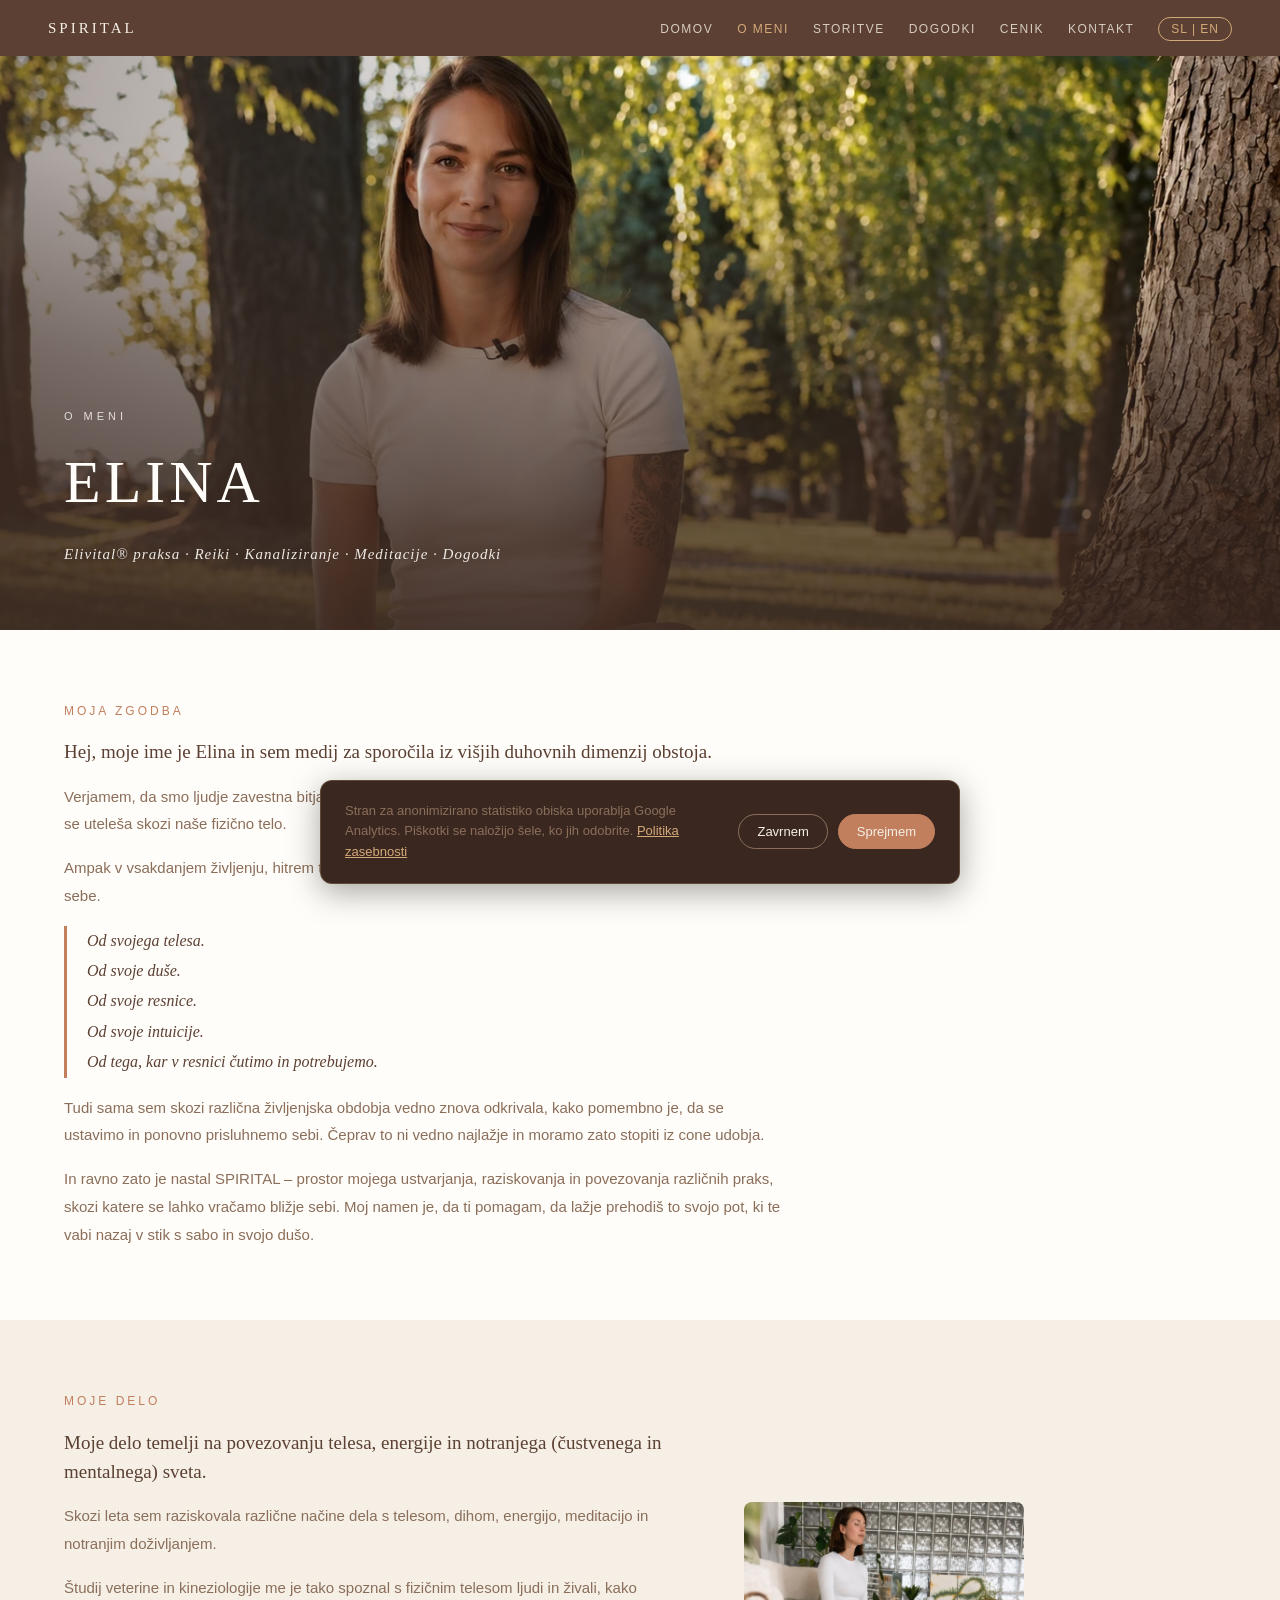
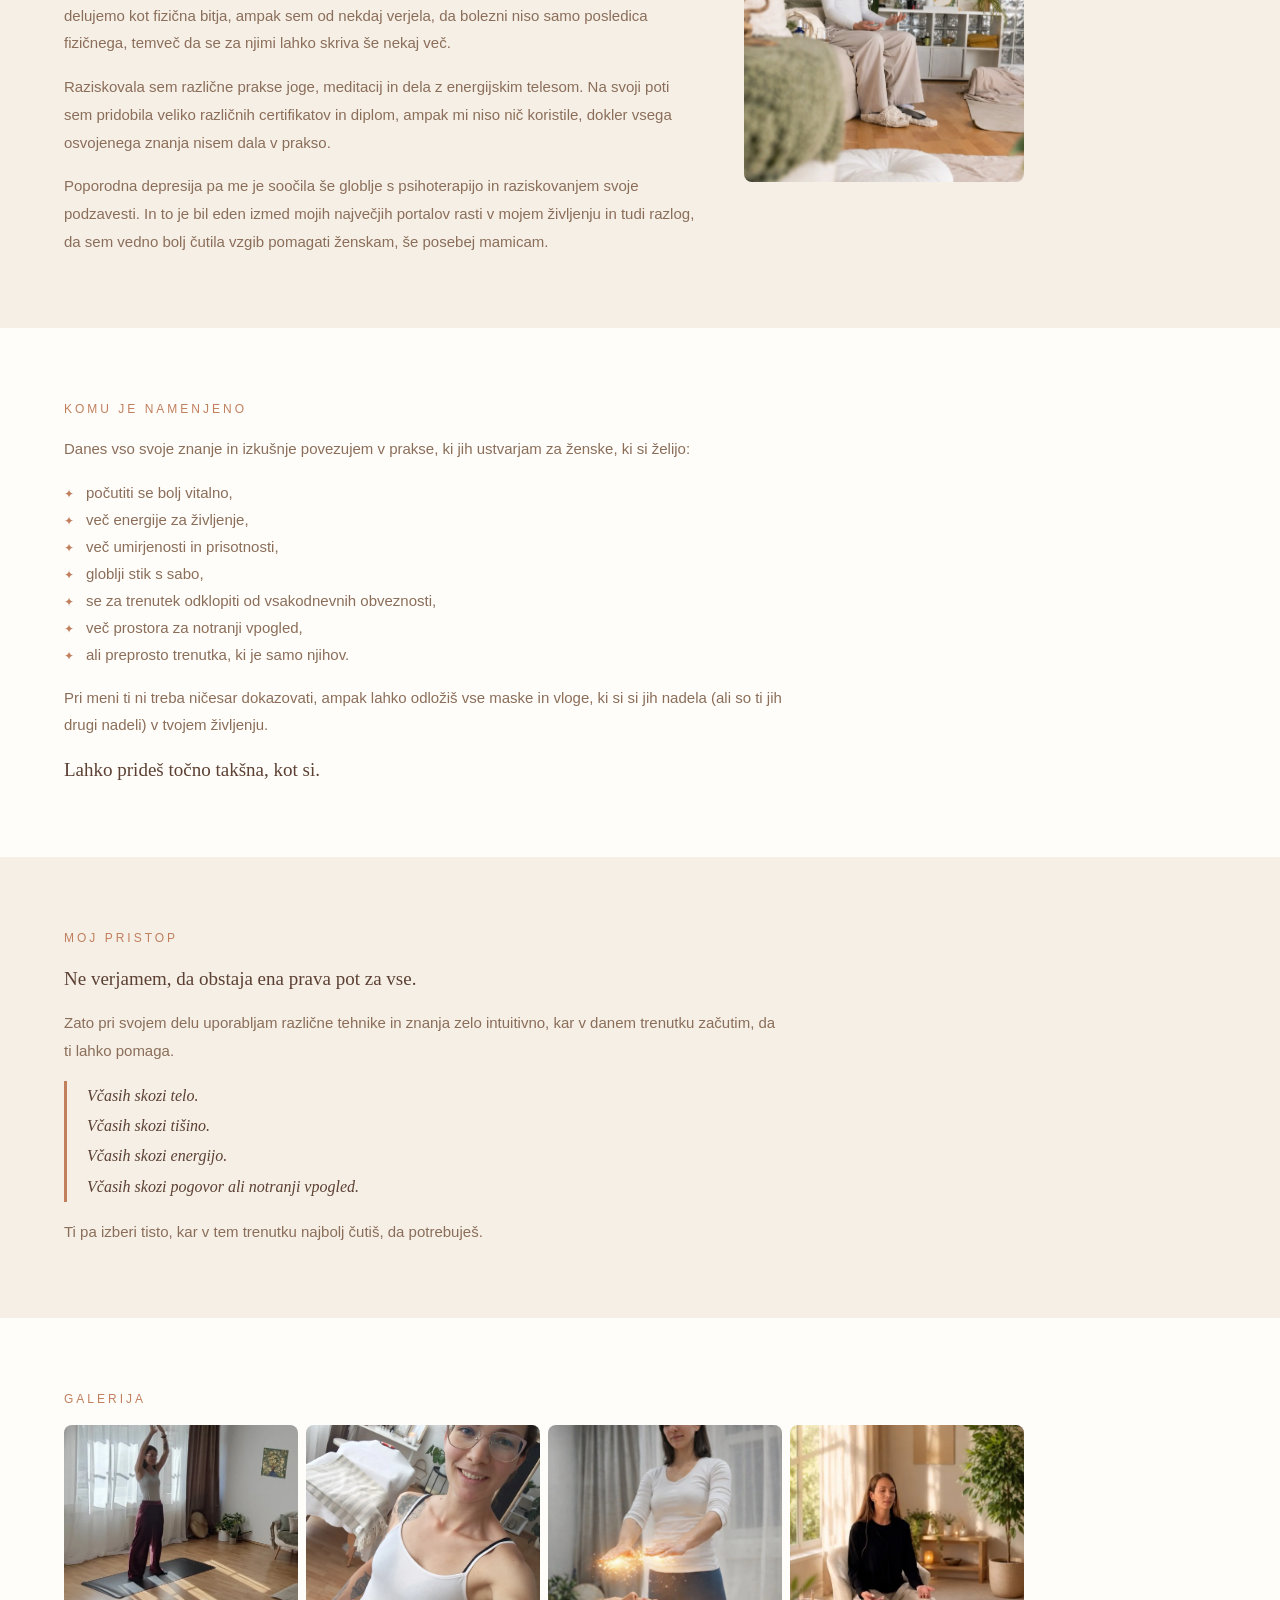
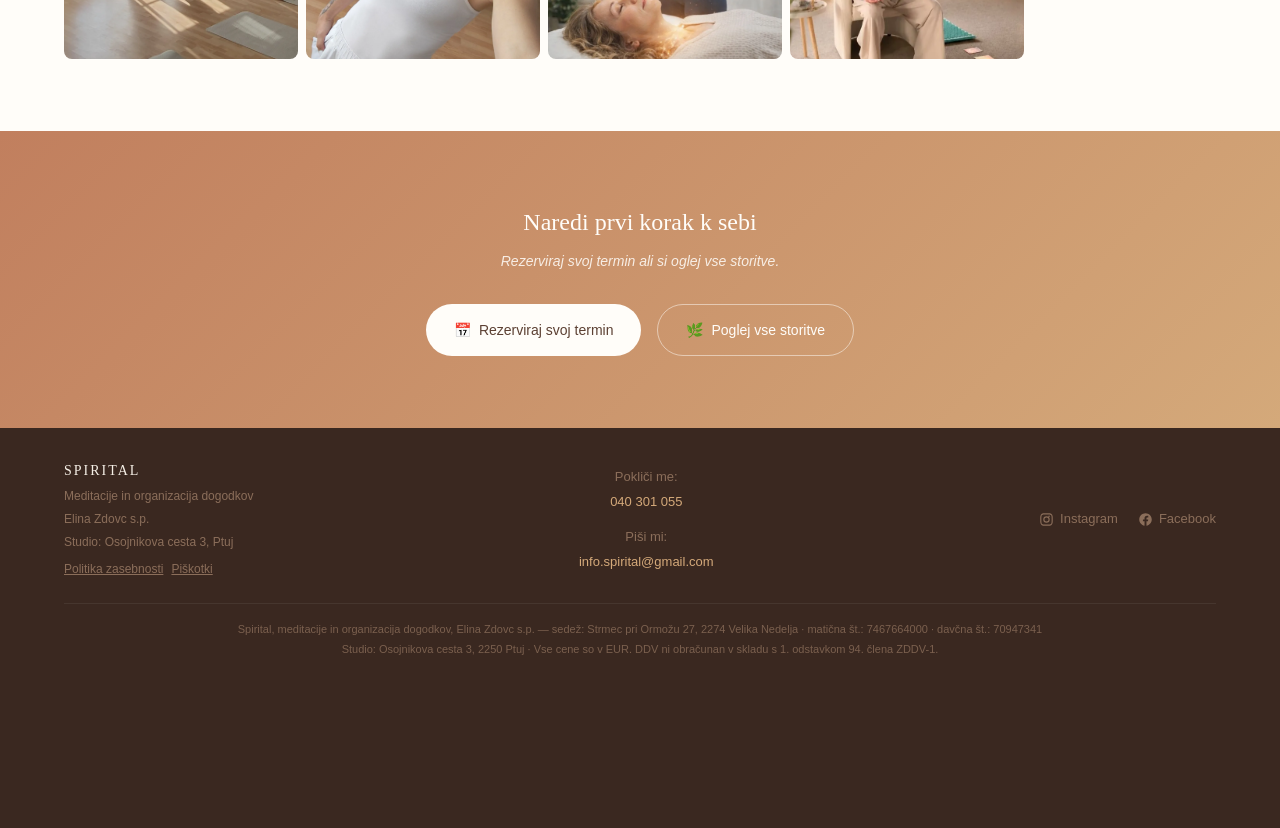
<file: elina.html>
<!DOCTYPE html>
<html lang="sl">
<head>
  <meta charset="UTF-8">
  <!-- Google tag (gtag.js) — loaded only after the visitor accepts analytics (see js/consent.js); nothing is sent to Google before that -->
  <script>
    window.dataLayer = window.dataLayer || [];
    function gtag(){dataLayer.push(arguments);}
    var ssConsentStored = 'denied';
    try { if (localStorage.getItem('ss-consent') === 'granted') ssConsentStored = 'granted'; } catch (e) {}
    gtag('consent', 'default', {
      'analytics_storage': ssConsentStored,
      'ad_storage': 'denied',
      'ad_user_data': 'denied',
      'ad_personalization': 'denied'
    });
    // js/config are queued only once consent is granted, so GA's first hit
    // already carries the granted state (also when accepting mid-page)
    window.ssLoadGtag = function () {
      if (window.ssGtagLoaded) return;
      window.ssGtagLoaded = true;
      gtag('js', new Date());
      gtag('config', 'G-9NQNE734RS');
      var s = document.createElement('script');
      s.async = true;
      s.src = 'https://www.googletagmanager.com/gtag/js?id=G-9NQNE734RS';
      document.head.appendChild(s);
    };
    if (ssConsentStored === 'granted') ssLoadGtag();
  </script>
  <meta name="viewport" content="width=device-width, initial-scale=1.0">
  <title>O meni — Elina | Spirital Ptuj</title>
  <meta name="description" content="Moje ime je Elina — medij in praktičarka reikija, kanaliziranja, meditacij in Elivital® prakse. Skozi Spirital ustvarjam izkušnje, ki te vabijo nazaj k sebi.">
  <meta property="og:title" content="O meni — Elina | Spirital Ptuj">
  <meta property="og:description" content="Moje ime je Elina — medij in praktičarka reikija, kanaliziranja, meditacij in Elivital® prakse. Skozi Spirital ustvarjam izkušnje, ki te vabijo nazaj k sebi.">
  <meta property="og:image" content="https://studiospirital.si/images/hero-elina.jpg">
  <meta property="og:url" content="https://studiospirital.si/elina.html">
  <meta property="og:type" content="website">
  <meta property="og:locale" content="sl_SI">
  <meta property="og:site_name" content="Spirital">
  <meta name="twitter:card" content="summary_large_image">
  <meta name="twitter:title" content="O meni — Elina | Spirital Ptuj">
  <meta name="twitter:description" content="Moje ime je Elina — medij in praktičarka reikija, kanaliziranja, meditacij in Elivital® prakse. Skozi Spirital ustvarjam izkušnje, ki te vabijo nazaj k sebi.">
  <meta name="twitter:image" content="https://studiospirital.si/images/hero-elina.jpg">
  <link rel="canonical" href="https://studiospirital.si/elina.html">
  <link rel="icon" type="image/png" href="images/favicon.png">
  <link rel="shortcut icon" href="favicon.ico">
  <link rel="stylesheet" href="css/styles.css">
  <script src="js/viewport.js"></script>
  <script type="application/ld+json">
{
 "@context":"https://schema.org",
 "@graph":[
  {
   "@type":"Person",
   "@id":"https://studiospirital.si/elina.html#person",
   "name":"Elina Zdovc",
   "url":"https://studiospirital.si/elina.html",
   "image":"https://studiospirital.si/images/hero-elina.jpg",
   "jobTitle":"Praktičarka — reiki, meditacije, kanaliziranje, Elivital® vadba",
   "telephone":"+38640301055",
   "knowsAbout":["Reiki","Meditacije","Kanaliziranje","Joga","Pilates"],
   "worksFor":{"@type":"HealthAndBeautyBusiness","@id":"https://studiospirital.si/#business","name":"Spirital","url":"https://studiospirital.si/"}
  },
  {
   "@type":"BreadcrumbList",
   "itemListElement":[
    {"@type":"ListItem","position":1,"name":"Domov","item":"https://studiospirital.si/"},
    {"@type":"ListItem","position":2,"name":"O meni"}
   ]
  }
 ]
}
  </script>
</head>
<body>

  <nav class="nav" id="nav">
    <a href="index.html" class="nav-logo">SPIRITAL</a>
    <ul class="nav-links" id="navLinks">
      <li><a href="index.html" data-sl="Domov" data-en="Home">Domov</a></li>
      <li><a href="elina.html" aria-current="page" data-sl="O meni" data-en="About me">O meni</a></li>
      <li class="nav-has-sub">
        <a href="index.html#storitve" data-sl="Storitve" data-en="Services">Storitve</a>
        <ul class="nav-sub">
          <li><a href="storitve/elivital.html" data-sl="Elivital®" data-en="Elivital®">Elivital®</a></li>
          <li><a href="storitve/meditacije.html" data-sl="Meditacije" data-en="Meditations">Meditacije</a></li>
          <li><a href="storitve/reiki.html" data-sl="Reiki" data-en="Reiki">Reiki</a></li>
          <li><a href="storitve/kanaliziranje.html" data-sl="Kanaliziranje" data-en="Channeling">Kanaliziranje</a></li>
        </ul>
      </li>
      <li><a href="dogodki.html" data-sl="Dogodki" data-en="Events">Dogodki</a></li>
      <li><a href="index.html#cenik" data-sl="Cenik" data-en="Prices">Cenik</a></li>
      <li><a href="#kontakt" data-sl="Kontakt" data-en="Contact">Kontakt</a></li>
      <li class="nav-lang"><button class="lang-toggle" id="langToggle">SL | EN</button></li>
    </ul>
    <button class="nav-toggle" id="navToggle" aria-label="Meni" aria-expanded="false" aria-controls="navLinks"><span></span></button>
  </nav>

  <!-- HERO -->
  <section class="hero hero--person hero--photo">
    <div class="hero-bg">
      <img src="images/hero-elina.webp" width="1448" height="1086" fetchpriority="high" alt="Elina sedi na blazini pod drevesom v parku">
    </div>
    <div class="hero-overlay"></div>
    <div class="hero-content">
      <p class="hero-location" data-sl="O meni" data-en="About me">O meni</p>
      <h1 class="hero-title">Elina</h1>
      <p class="hero-tagline" data-sl="Elivital® praksa · Reiki · Kanaliziranje · Meditacije · Dogodki" data-en="Elivital® practice · Reiki · Channeling · Meditations · Events">Elivital® praksa · Reiki · Kanaliziranje · Meditacije · Dogodki</p>
    </div>
  </section>

  <!-- STORY -->
  <section class="section section--white">
    <h2 class="section-label" data-sl="Moja zgodba" data-en="My story">Moja zgodba</h2>
    <div class="prose" data-lang="sl">
      <p class="prose-lead">Hej, moje ime je Elina in sem medij za sporočila iz višjih duhovnih dimenzij obstoja.</p>
      <p>Verjamem, da smo ljudje zavestna bitja, ki vsak zase nosi poseben DNK zapis oziroma zapis svoje duše, ki se uteleša skozi naše fizično telo.</p>
      <p>Ampak v vsakdanjem življenju, hitrem tempu in vseh obveznostih, ki si jih naložimo, se hitro oddaljimo od sebe.</p>
      <p class="prose-lines">Od svojega telesa.<br>Od svoje duše.<br>Od svoje resnice.<br>Od svoje intuicije.<br>Od tega, kar v resnici čutimo in potrebujemo.</p>
      <p>Tudi sama sem skozi različna življenjska obdobja vedno znova odkrivala, kako pomembno je, da se ustavimo in ponovno prisluhnemo sebi. Čeprav to ni vedno najlažje in moramo zato stopiti iz cone udobja.</p>
      <p>In ravno zato je nastal SPIRITAL – prostor mojega ustvarjanja, raziskovanja in povezovanja različnih praks, skozi katere se lahko vračamo bližje sebi. Moj namen je, da ti pomagam, da lažje prehodiš to svojo pot, ki te vabi nazaj v stik s sabo in svojo dušo.</p>
    </div>
    <div class="prose" data-lang="en" hidden>
      <p class="prose-lead">Hi, my name is Elina, and I am a medium for messages from the higher spiritual dimensions of existence.</p>
      <p>I believe that we humans are conscious beings, each carrying a unique DNA imprint — the imprint of our soul — which is embodied through our physical body.</p>
      <p>But in everyday life, with its fast pace and all the obligations we take on, we quickly drift away from ourselves.</p>
      <p class="prose-lines">From our body.<br>From our soul.<br>From our truth.<br>From our intuition.<br>From what we truly feel and need.</p>
      <p>Through different stages of my own life, I have discovered again and again how important it is to pause and listen to ourselves once more — even though it isn't always easy and asks us to step out of our comfort zone.</p>
      <p>That is exactly why SPIRITAL was born — a space for my creating, exploring and weaving together different practices through which we can return closer to ourselves. My intention is to help you walk your own path more easily — the path that invites you back into connection with yourself and your soul.</p>
    </div>
  </section>

  <!-- MY WORK -->
  <section class="section section--cream">
    <h2 class="section-label" data-sl="Moje delo" data-en="My work">Moje delo</h2>
    <div class="about-inner">
      <div class="prose" data-lang="sl">
        <p class="prose-lead">Moje delo temelji na povezovanju telesa, energije in notranjega (čustvenega in mentalnega) sveta.</p>
        <p>Skozi leta sem raziskovala različne načine dela s telesom, dihom, energijo, meditacijo in notranjim doživljanjem.</p>
        <p>Študij veterine in kineziologije me je tako spoznal s fizičnim telesom ljudi in živali, kako delujemo kot fizična bitja, ampak sem od nekdaj verjela, da bolezni niso samo posledica fizičnega, temveč da se za njimi lahko skriva še nekaj več.</p>
        <p>Raziskovala sem različne prakse joge, meditacij in dela z energijskim telesom. Na svoji poti sem pridobila veliko različnih certifikatov in diplom, ampak mi niso nič koristile, dokler vsega osvojenega znanja nisem dala v prakso.</p>
        <p>Poporodna depresija pa me je soočila še globlje s psihoterapijo in raziskovanjem svoje podzavesti. In to je bil eden izmed mojih največjih portalov rasti v mojem življenju in tudi razlog, da sem vedno bolj čutila vzgib pomagati ženskam, še posebej mamicam.</p>
      </div>
      <div class="prose" data-lang="en" hidden>
        <p class="prose-lead">My work is based on connecting the body, energy and the inner (emotional and mental) world.</p>
        <p>Over the years I have explored many ways of working with the body, breath, energy, meditation and inner experience.</p>
        <p>Studying veterinary medicine and kinesiology taught me about the physical bodies of people and animals and how we function as physical beings — yet I have always believed that illness is not only physical, and that something more may lie behind it.</p>
        <p>I explored various practices of yoga, meditation and working with the energy body. Along the way I earned many certificates and diplomas, but they meant nothing until I put all that knowledge into practice.</p>
        <p>Postpartum depression then led me even deeper into psychotherapy and exploring my subconscious. It became one of the greatest portals of growth in my life — and the reason I felt an ever stronger calling to help women, especially mothers.</p>
      </div>
      <img src="images/gallery-elina-4.webp" width="1600" height="1200" loading="lazy" decoding="async" alt="Elina med meditacijo" class="about-image gallery-img">
    </div>
  </section>

  <!-- FOR WHOM -->
  <section class="section section--white">
    <h2 class="section-label" data-sl="Komu je namenjeno" data-en="Who it's for">Komu je namenjeno</h2>
    <div class="prose" data-lang="sl">
      <p>Danes vso svoje znanje in izkušnje povezujem v prakse, ki jih ustvarjam za ženske, ki si želijo:</p>
      <ul>
        <li>počutiti se bolj vitalno,</li>
        <li>več energije za življenje,</li>
        <li>več umirjenosti in prisotnosti,</li>
        <li>globlji stik s sabo,</li>
        <li>se za trenutek odklopiti od vsakodnevnih obveznosti,</li>
        <li>več prostora za notranji vpogled,</li>
        <li>ali preprosto trenutka, ki je samo njihov.</li>
      </ul>
      <p>Pri meni ti ni treba ničesar dokazovati, ampak lahko odložiš vse maske in vloge, ki si si jih nadela (ali so ti jih drugi nadeli) v tvojem življenju.</p>
      <p class="prose-lead">Lahko prideš točno takšna, kot si.</p>
    </div>
    <div class="prose" data-lang="en" hidden>
      <p>Today I weave all my knowledge and experience into practices I create for women who want:</p>
      <ul>
        <li>to feel more vital,</li>
        <li>more energy for life,</li>
        <li>more calm and presence,</li>
        <li>a deeper connection with themselves,</li>
        <li>to switch off from everyday obligations for a moment,</li>
        <li>more space for inner insight,</li>
        <li>or simply a moment that is theirs alone.</li>
      </ul>
      <p>With me, you don't have to prove anything — you can set down all the masks and roles you have taken on (or that others have placed on you) in your life.</p>
      <p class="prose-lead">You can come exactly as you are.</p>
    </div>
  </section>

  <!-- APPROACH -->
  <section class="section section--cream">
    <h2 class="section-label" data-sl="Moj pristop" data-en="My approach">Moj pristop</h2>
    <div class="prose" data-lang="sl">
      <p class="prose-lead">Ne verjamem, da obstaja ena prava pot za vse.</p>
      <p>Zato pri svojem delu uporabljam različne tehnike in znanja zelo intuitivno, kar v danem trenutku začutim, da ti lahko pomaga.</p>
      <p class="prose-lines">Včasih skozi telo.<br>Včasih skozi tišino.<br>Včasih skozi energijo.<br>Včasih skozi pogovor ali notranji vpogled.</p>
      <p>Ti pa izberi tisto, kar v tem trenutku najbolj čutiš, da potrebuješ.</p>
    </div>
    <div class="prose" data-lang="en" hidden>
      <p class="prose-lead">I don't believe there is one right path for everyone.</p>
      <p>That's why in my work I use different techniques and knowledge very intuitively — whatever I sense in the moment can help you.</p>
      <p class="prose-lines">Sometimes through the body.<br>Sometimes through silence.<br>Sometimes through energy.<br>Sometimes through conversation or inner insight.</p>
      <p>And you choose what you feel you need most right now.</p>
    </div>
  </section>

  <!-- GALLERY -->
  <section class="section section--white">
    <h2 class="section-label" data-sl="Galerija" data-en="Gallery">Galerija</h2>
    <div class="gallery-grid">
      <img src="images/gallery-elina-1.webp" width="1012" height="1800" loading="lazy" decoding="async" alt="Elina med Elivital vadbo v studiu" class="gallery-img">
      <img src="images/gallery-elina-2.webp" width="1200" height="1600" loading="lazy" decoding="async" alt="Elina v prostoru Spirital" class="gallery-img">
      <img src="images/gallery-elina-3.webp" width="1200" height="1800" loading="lazy" decoding="async" alt="Elina izvaja Reiki seanso" class="gallery-img">
      <img src="images/elina-portrait.webp" width="600" height="1066" loading="lazy" decoding="async" alt="Elina med meditacijo s kartami" class="gallery-img">
    </div>
  </section>

  <!-- CTA -->
  <div class="contact-section">
    <h2 class="contact-title" data-sl="Naredi prvi korak k sebi" data-en="Take the first step towards yourself">Naredi prvi korak k sebi</h2>
    <p class="contact-subtitle" data-sl="Rezerviraj svoj termin ali si oglej vse storitve." data-en="Book your session or explore all services.">Rezerviraj svoj termin ali si oglej vse storitve.</p>
    <div class="contact-actions">
      <a href="mailto:info.spirital@gmail.com?subject=Rezervacija%20termina" class="contact-btn">
        <span>📅</span>
        <span data-sl="Rezerviraj svoj termin" data-en="Book your session">Rezerviraj svoj termin</span>
      </a>
      <a href="index.html#storitve" class="contact-btn contact-btn--outline">
        <span>🌿</span>
        <span data-sl="Poglej vse storitve" data-en="See all services">Poglej vse storitve</span>
      </a>
    </div>
  </div>

<footer class="footer" id="kontakt">
    <div>
      <div class="footer-brand">SPIRITAL</div>
      <div class="footer-location" data-sl="Meditacije in organizacija dogodkov" data-en="Meditations and event organisation">Meditacije in organizacija dogodkov</div>
      <div class="footer-location">Elina Zdovc s.p.</div>
      <div class="footer-location" data-sl="Studio: Osojnikova cesta 3, Ptuj" data-en="Studio: Osojnikova cesta 3, Ptuj, Slovenia">Studio: Osojnikova cesta 3, Ptuj</div>
      <div class="footer-legal"><a href="politika-zasebnosti.html" data-sl="Politika zasebnosti" data-en="Privacy Policy">Politika zasebnosti</a></div>
    </div>
    <div class="footer-contact">
      <div data-sl="Pokliči me:" data-en="Call me:">Pokliči me:</div>
      <div class="footer-phone"><a href="tel:+38640301055">040 301 055</a></div>
      <div class="footer-contact-label" data-sl="Piši mi:" data-en="Write to me:">Piši mi:</div>
      <div class="footer-email"><a href="mailto:info.spirital@gmail.com">info.spirital@gmail.com</a></div>
    </div>
    <div class="footer-links">
      <a href="https://www.instagram.com/studiospirital/" target="_blank" rel="noopener"><svg viewBox="0 0 24 24" aria-hidden="true"><path d="M12 2c-2.72 0-3.06.01-4.12.06-1.06.05-1.79.22-2.43.47-.66.26-1.22.6-1.77 1.16-.56.55-.9 1.11-1.16 1.77-.25.64-.42 1.37-.47 2.43C2 8.94 2 9.28 2 12s.01 3.06.06 4.12c.05 1.06.22 1.79.47 2.43.26.66.6 1.22 1.16 1.77.55.56 1.11.9 1.77 1.16.64.25 1.37.42 2.43.47C8.94 22 9.28 22 12 22s3.06-.01 4.12-.06c1.06-.05 1.79-.22 2.43-.47.66-.26 1.22-.6 1.77-1.16.56-.55.9-1.11 1.16-1.77.25-.64.42-1.37.47-2.43.05-1.06.06-1.4.06-4.12s-.01-3.06-.06-4.12c-.05-1.06-.22-1.79-.47-2.43-.26-.66-.6-1.22-1.16-1.77-.55-.56-1.11-.9-1.77-1.16-.64-.25-1.37-.42-2.43-.47C15.06 2.01 14.72 2 12 2zm0 1.8c2.67 0 2.99.01 4.04.06.98.04 1.5.2 1.85.34.47.18.8.4 1.15.75.35.35.57.68.75 1.15.14.36.3.87.34 1.85.05 1.05.06 1.37.06 4.04s-.01 2.99-.06 4.04c-.04.98-.2 1.5-.34 1.85-.18.47-.4.8-.75 1.15-.35.35-.68.57-1.15.75-.36.14-.87.3-1.85.34-1.05.05-1.37.06-4.04.06s-2.99-.01-4.04-.06c-.98-.04-1.5-.2-1.85-.34-.47-.18-.8-.4-1.15-.75-.35-.35-.57-.68-.75-1.15-.14-.36-.3-.87-.34-1.85C3.81 14.99 3.8 14.67 3.8 12s.01-2.99.06-4.04c.04-.98.2-1.5.34-1.85.18-.47.4-.8.75-1.15.35-.35.68-.57 1.15-.75.36-.14.87-.3 1.85-.34C9.01 3.81 9.33 3.8 12 3.8zm0 3.07a5.13 5.13 0 1 0 0 10.26 5.13 5.13 0 0 0 0-10.26zm0 8.46a3.33 3.33 0 1 1 0-6.66 3.33 3.33 0 0 1 0 6.66zm5.34-8.66a1.2 1.2 0 1 1-2.4 0 1.2 1.2 0 0 1 2.4 0z"/></svg>Instagram</a>
      <a href="https://www.facebook.com/profile.php?id=61587043018835" target="_blank" rel="noopener"><svg viewBox="0 0 24 24" aria-hidden="true"><path d="M22 12.06C22 6.51 17.52 2 12 2S2 6.51 2 12.06c0 5 3.66 9.15 8.44 9.94v-7.03H7.9v-2.91h2.54V9.85c0-2.51 1.49-3.9 3.77-3.9 1.09 0 2.24.2 2.24.2v2.46h-1.26c-1.24 0-1.63.77-1.63 1.56v1.88h2.78l-.44 2.91h-2.34V22c4.78-.79 8.44-4.94 8.44-9.94z"/></svg>Facebook</a>
    </div>
    <div class="footer-legalinfo" data-lang="sl">Spirital, meditacije in organizacija dogodkov, Elina Zdovc s.p. — sedež: Strmec pri Ormožu 27, 2274 Velika Nedelja · matična št.: 7467664000 · davčna št.: 70947341<br>Studio: Osojnikova cesta 3, 2250 Ptuj · Vse cene so v EUR. DDV ni obračunan v skladu s 1. odstavkom 94. člena ZDDV-1.</div>
    <div class="footer-legalinfo" data-lang="en" hidden>Spirital, meditacije in organizacija dogodkov, Elina Zdovc s.p. — registered seat: Strmec pri Ormožu 27, 2274 Velika Nedelja, Slovenia · reg. no.: 7467664000 · tax no.: 70947341<br>Studio: Osojnikova cesta 3, 2250 Ptuj, Slovenia · All prices are in EUR. VAT is not charged pursuant to Art. 94(1) of the Slovenian VAT Act (ZDDV-1).</div>
  </footer>

  <!-- LIGHTBOX -->
  <div class="lightbox" id="lightbox" aria-hidden="true">
    <button class="lightbox-close" aria-label="Close">&times;</button>
    <img class="lightbox-img" alt="">
  </div>

  <script src="js/lang.js"></script>
  <script src="js/nav.js"></script>
  <script src="js/consent.js"></script>
  <script src="js/lightbox.js"></script>
</body>
</html>
</file>
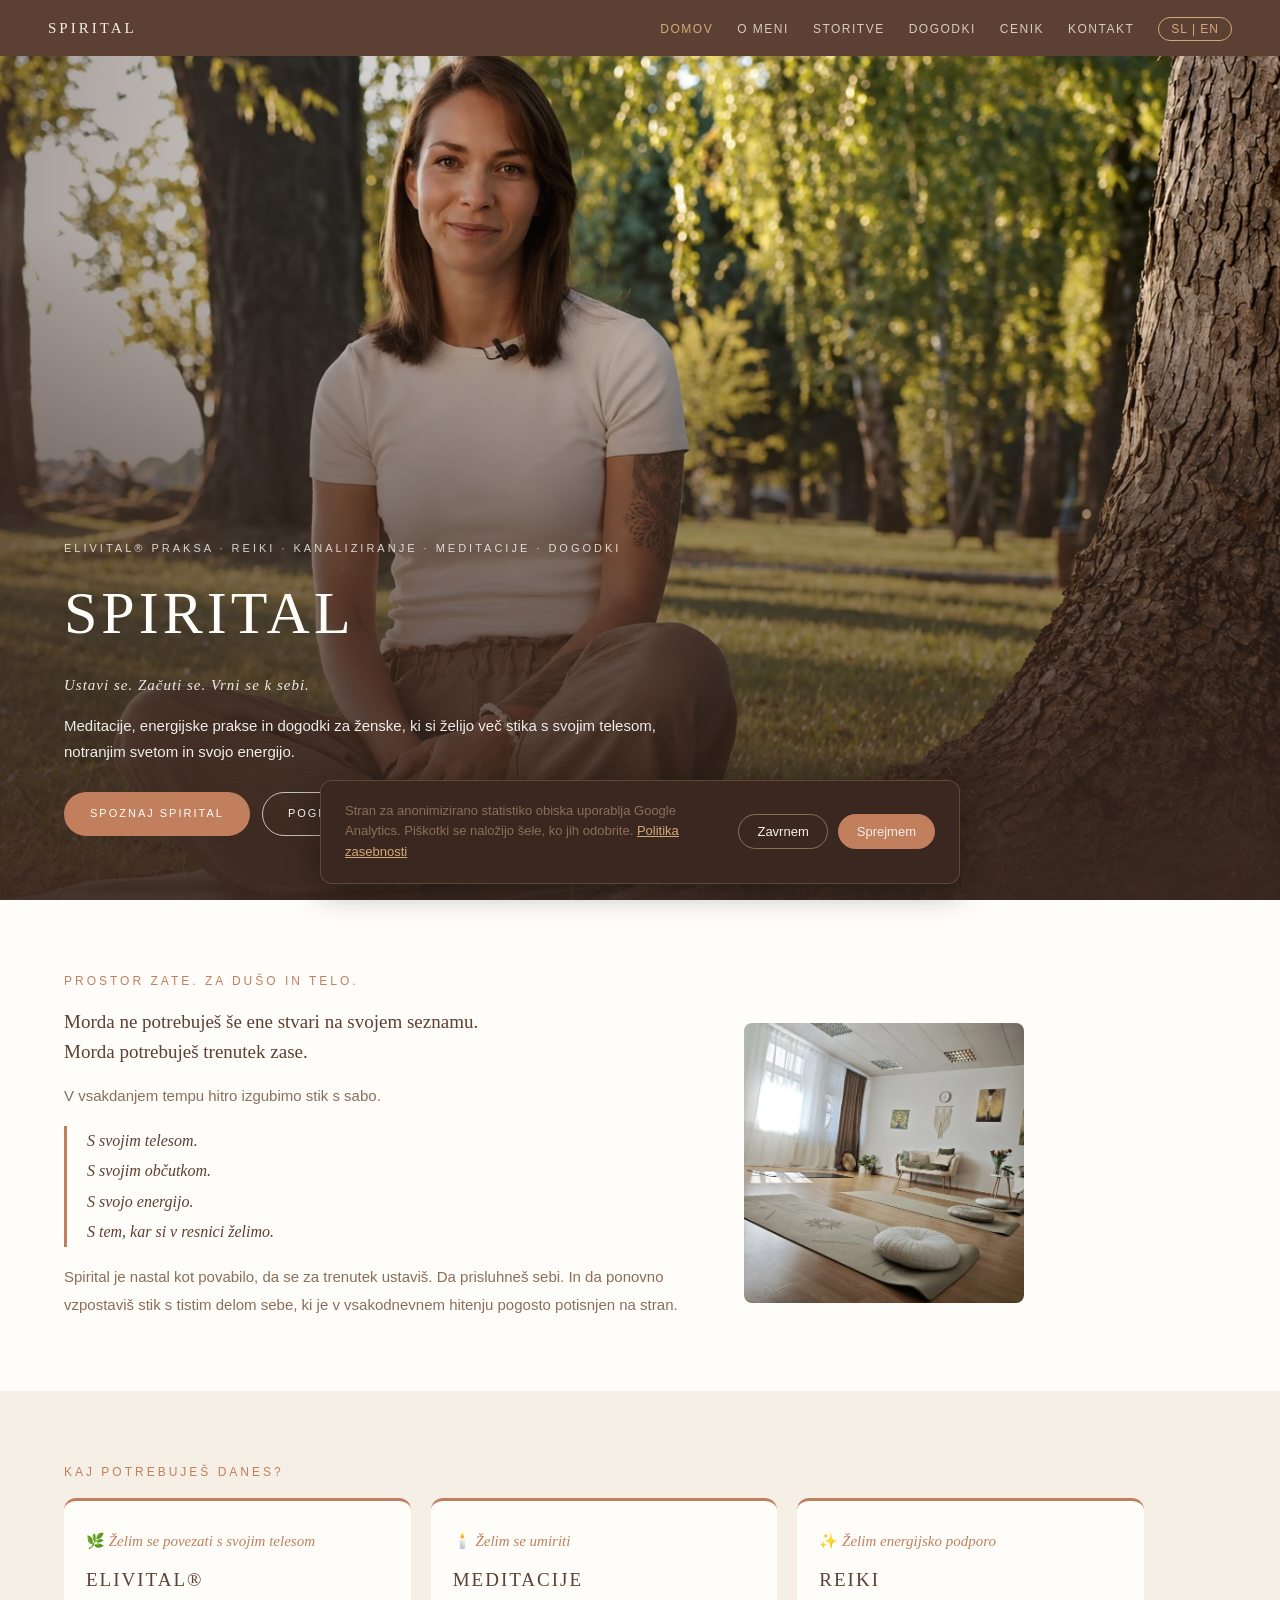
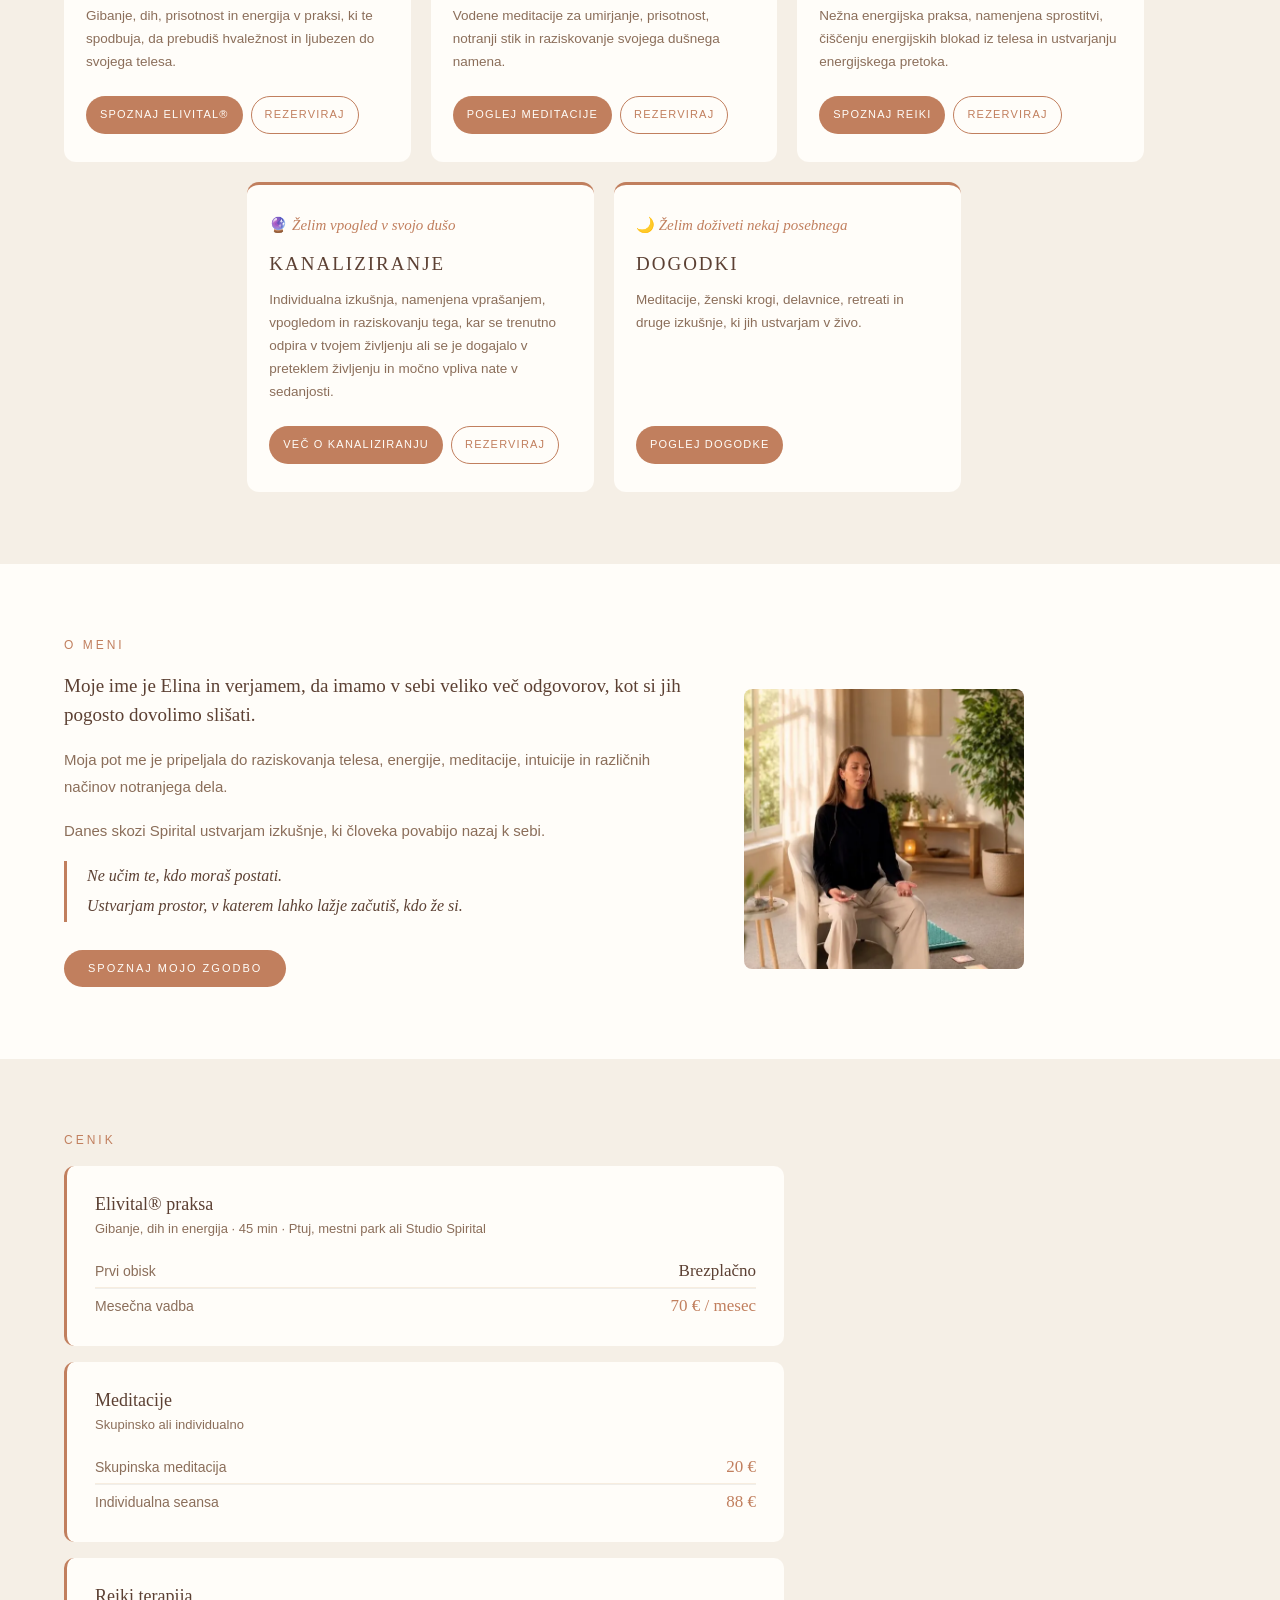
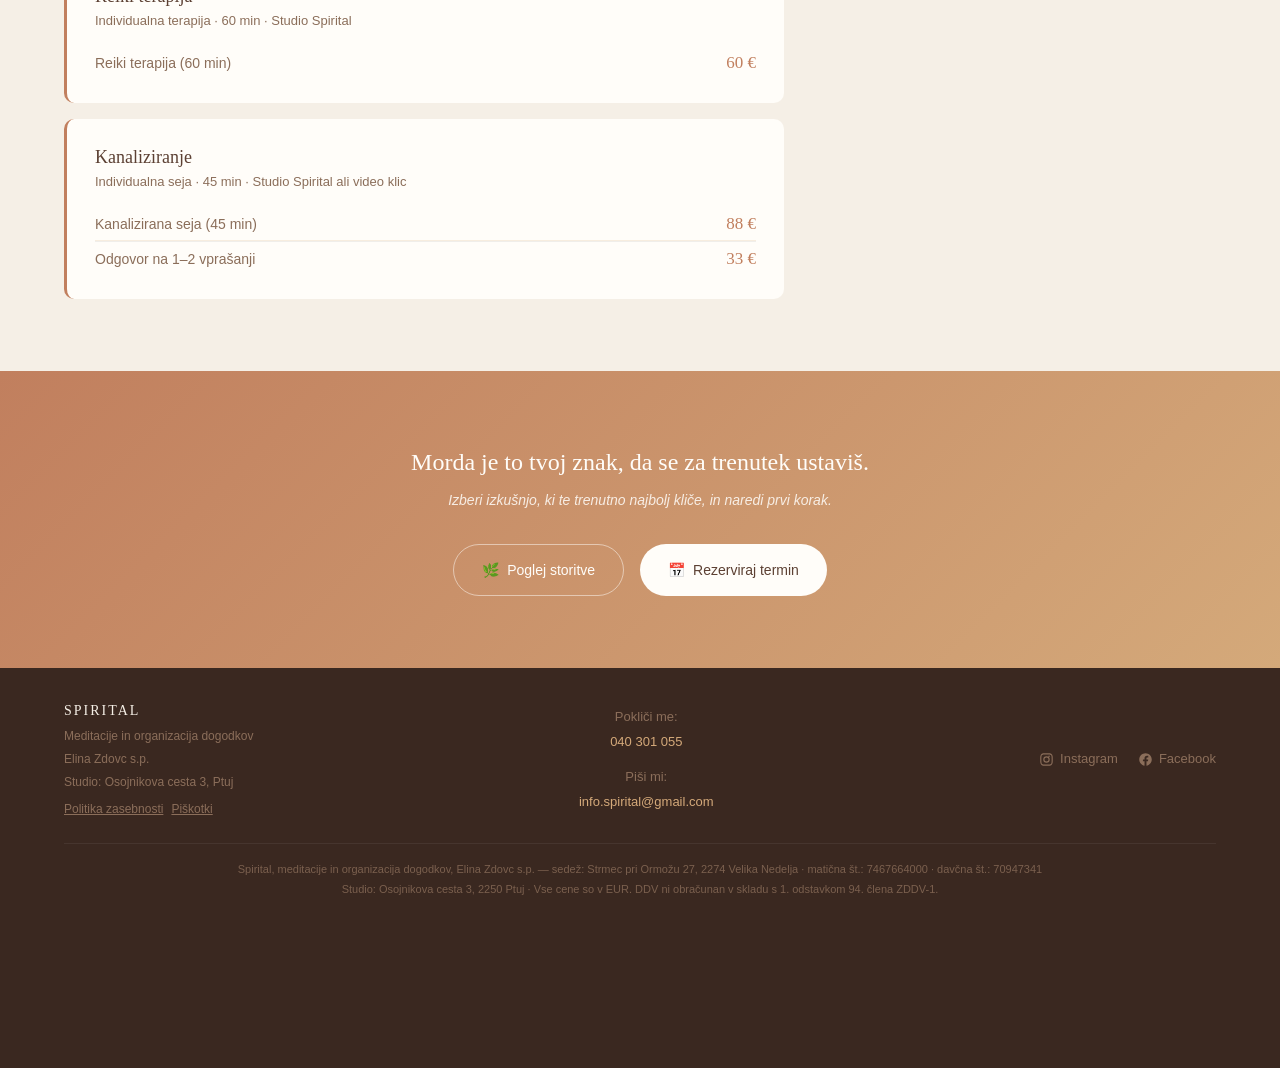
<file: maja.html>
<!DOCTYPE html>
<html lang="sl">
<head>
  <meta charset="UTF-8">
  <meta name="viewport" content="width=device-width, initial-scale=1.0">
  <title>Spirital — preusmeritev</title>
  <meta name="robots" content="noindex">
  <link rel="canonical" href="https://studiospirital.si/">
  <meta http-equiv="refresh" content="0; url=/">
  <script>location.replace('/');</script>
</head>
<body>
  <p>Stran je bila premaknjena. <a href="/">Nadaljuj na začetno stran Spirital</a>.</p>
</body>
</html>
</file>
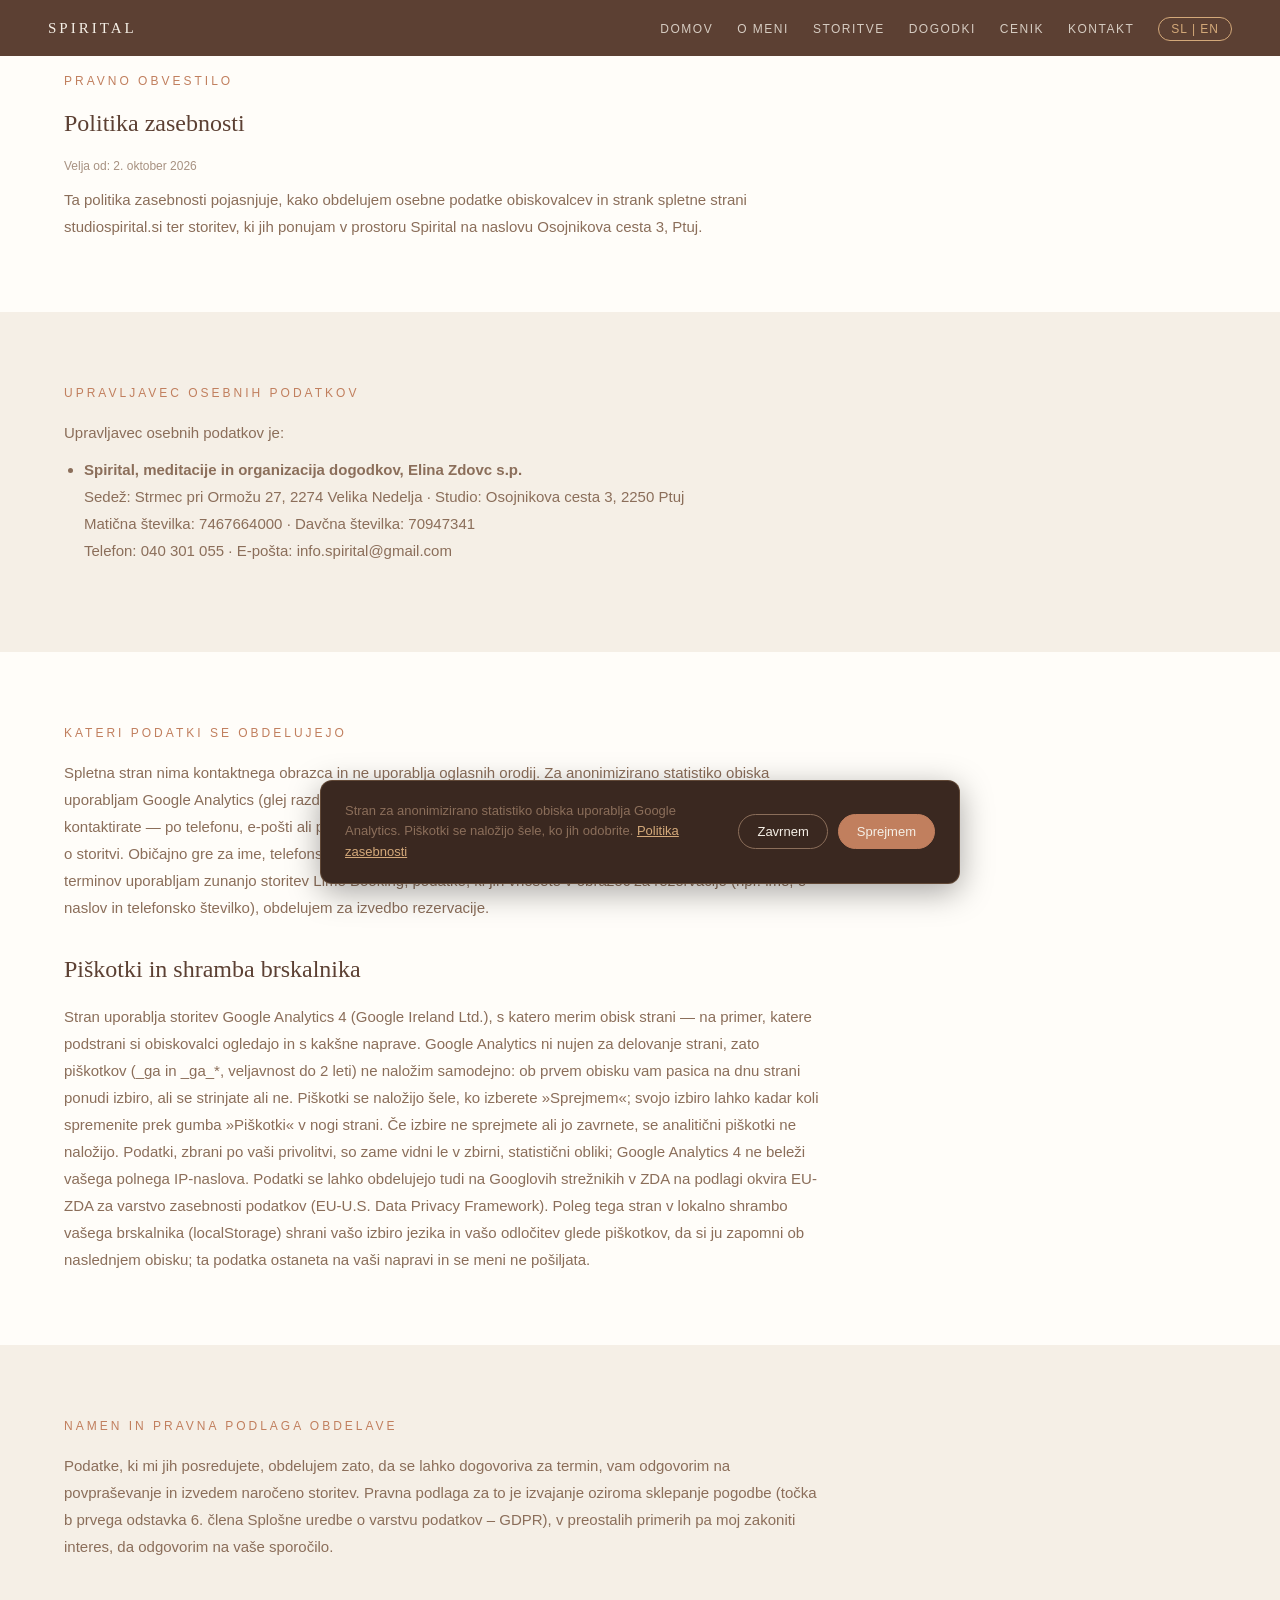
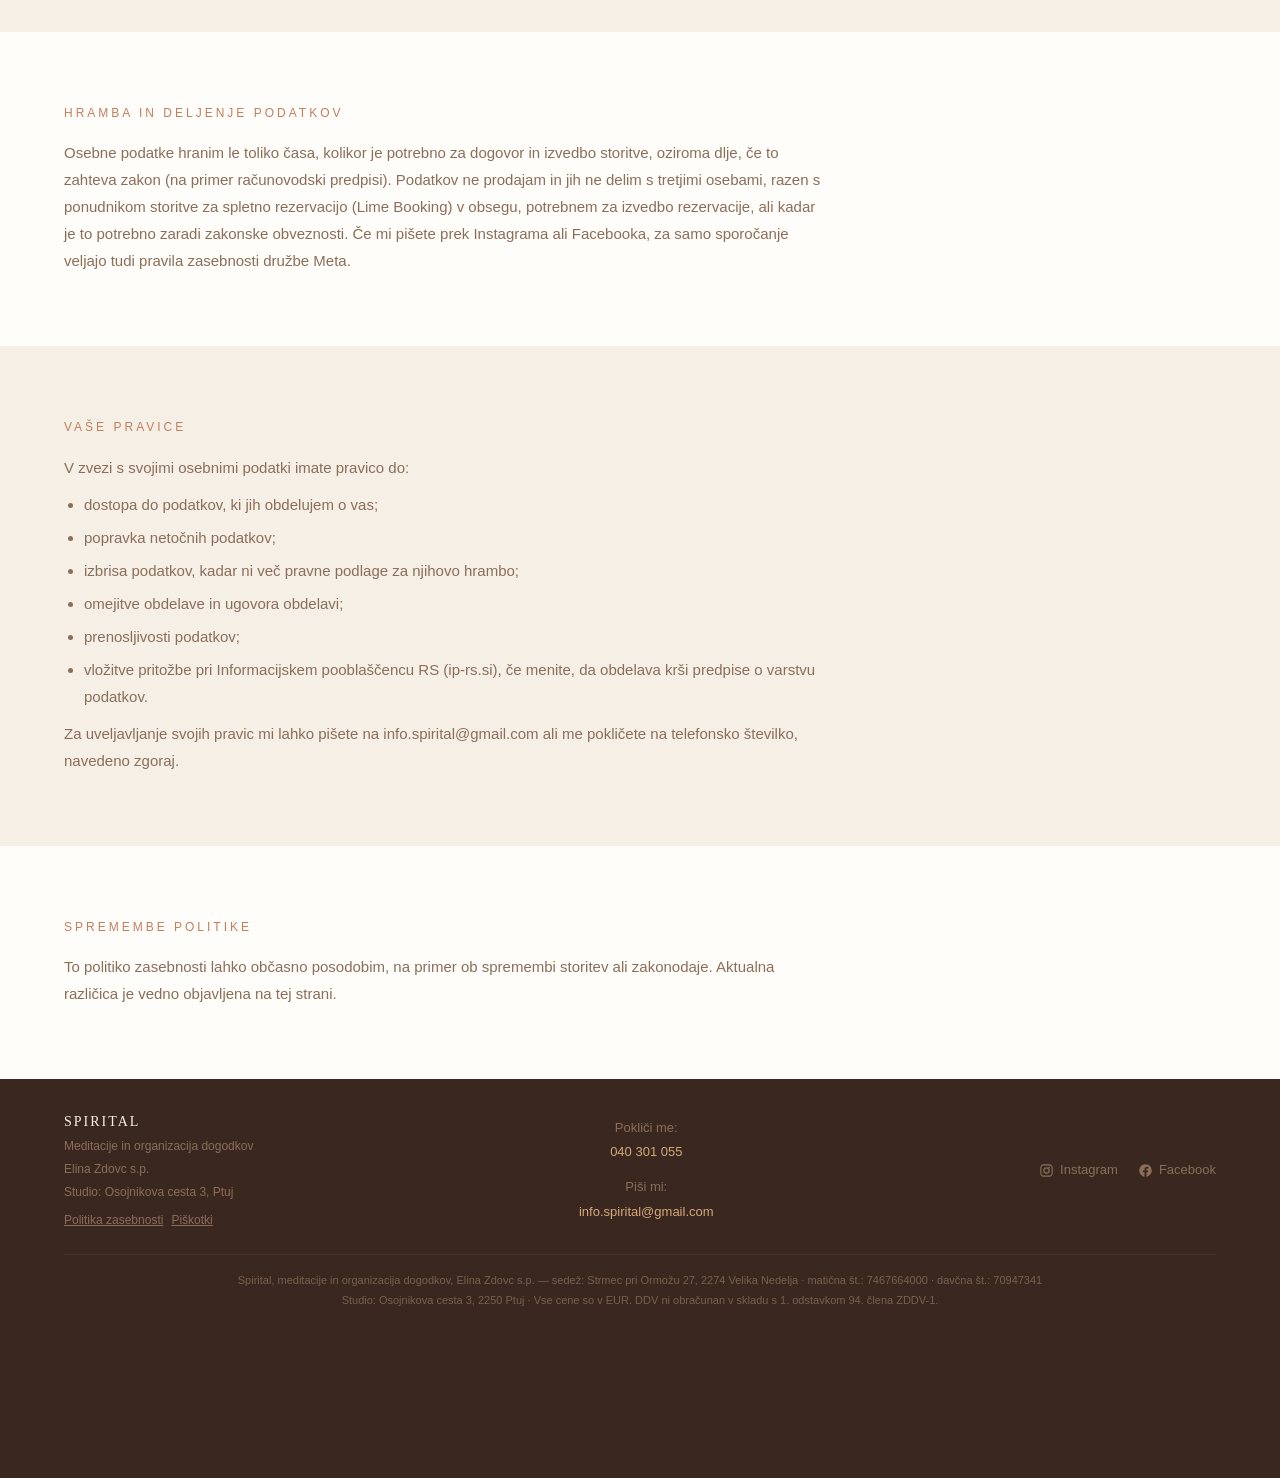
<file: politika-zasebnosti.html>
<!DOCTYPE html>
<html lang="sl">
<head>
  <meta charset="UTF-8">
  <!-- Google tag (gtag.js) — loaded only after the visitor accepts analytics (see js/consent.js); nothing is sent to Google before that -->
  <script>
    window.dataLayer = window.dataLayer || [];
    function gtag(){dataLayer.push(arguments);}
    var ssConsentStored = 'denied';
    try { if (localStorage.getItem('ss-consent') === 'granted') ssConsentStored = 'granted'; } catch (e) {}
    gtag('consent', 'default', {
      'analytics_storage': ssConsentStored,
      'ad_storage': 'denied',
      'ad_user_data': 'denied',
      'ad_personalization': 'denied'
    });
    // js/config are queued only once consent is granted, so GA's first hit
    // already carries the granted state (also when accepting mid-page)
    window.ssLoadGtag = function () {
      if (window.ssGtagLoaded) return;
      window.ssGtagLoaded = true;
      gtag('js', new Date());
      gtag('config', 'G-9NQNE734RS');
      var s = document.createElement('script');
      s.async = true;
      s.src = 'https://www.googletagmanager.com/gtag/js?id=G-9NQNE734RS';
      document.head.appendChild(s);
    };
    if (ssConsentStored === 'granted') ssLoadGtag();
  </script>
  <meta name="viewport" content="width=device-width, initial-scale=1.0">
  <title>Politika zasebnosti | Spirital</title>
  <meta name="description" content="Politika zasebnosti spletne strani Spirital — kateri osebni podatki se obdelujejo, za kakšen namen in kako uveljavljate svoje pravice po GDPR.">
  <meta property="og:title" content="Politika zasebnosti | Spirital">
  <meta property="og:description" content="Politika zasebnosti spletne strani Spirital — kateri osebni podatki se obdelujejo, za kakšen namen in kako uveljavljate svoje pravice po GDPR.">
  <meta property="og:image" content="https://studiospirital.si/images/hero.jpg">
  <meta property="og:url" content="https://studiospirital.si/politika-zasebnosti.html">
  <meta property="og:type" content="website">
  <meta property="og:locale" content="sl_SI">
  <meta property="og:site_name" content="Spirital">
  <meta name="twitter:card" content="summary_large_image">
  <meta name="twitter:title" content="Politika zasebnosti | Spirital">
  <meta name="twitter:description" content="Politika zasebnosti spletne strani Spirital — kateri osebni podatki se obdelujejo, za kakšen namen in kako uveljavljate svoje pravice po GDPR.">
  <meta name="twitter:image" content="https://studiospirital.si/images/hero.jpg">
  <link rel="canonical" href="https://studiospirital.si/politika-zasebnosti.html">
  <link rel="icon" type="image/png" href="images/favicon.png">
  <link rel="shortcut icon" href="favicon.ico">
  <link rel="stylesheet" href="css/styles.css">
</head>
<body>

  <nav class="nav" id="nav">
    <a href="index.html" class="nav-logo">SPIRITAL</a>
    <ul class="nav-links" id="navLinks">
      <li><a href="index.html" data-sl="Domov" data-en="Home">Domov</a></li>
      <li><a href="elina.html" data-sl="O meni" data-en="About me">O meni</a></li>
      <li class="nav-has-sub">
        <a href="index.html#storitve" data-sl="Storitve" data-en="Services">Storitve</a>
        <ul class="nav-sub">
          <li><a href="storitve/elivital.html" data-sl="Elivital®" data-en="Elivital®">Elivital®</a></li>
          <li><a href="storitve/meditacije.html" data-sl="Meditacije" data-en="Meditations">Meditacije</a></li>
          <li><a href="storitve/reiki.html" data-sl="Reiki" data-en="Reiki">Reiki</a></li>
          <li><a href="storitve/kanaliziranje.html" data-sl="Kanaliziranje" data-en="Channeling">Kanaliziranje</a></li>
        </ul>
      </li>
      <li><a href="dogodki.html" data-sl="Dogodki" data-en="Events">Dogodki</a></li>
      <li><a href="index.html#cenik" data-sl="Cenik" data-en="Prices">Cenik</a></li>
      <li><a href="#kontakt" data-sl="Kontakt" data-en="Contact">Kontakt</a></li>
      <li class="nav-lang"><button class="lang-toggle" id="langToggle">SL | EN</button></li>
    </ul>
    <button class="nav-toggle" id="navToggle" aria-label="Meni" aria-expanded="false" aria-controls="navLinks"><span></span></button>
  </nav>

  <!-- INTRO -->
  <section class="section section--white">
    <h2 class="section-label" data-sl="Pravno obvestilo" data-en="Legal notice">Pravno obvestilo</h2>
    <div class="legal-content">
      <h1 class="about-heading" data-sl="Politika zasebnosti" data-en="Privacy Policy">Politika zasebnosti</h1>
      <p class="legal-updated" data-sl="Velja od: 2. oktober 2026" data-en="Effective from: 2 October 2026">Velja od: 2. oktober 2026</p>
      <p class="about-text" data-lang="sl">Ta politika zasebnosti pojasnjuje, kako obdelujem osebne podatke obiskovalcev in strank spletne strani studiospirital.si ter storitev, ki jih ponujam v prostoru Spirital na naslovu Osojnikova cesta 3, Ptuj.</p>
      <p class="about-text" data-lang="en" hidden>This privacy policy explains how I process the personal data of visitors and clients of the studiospirital.si website and of the services I offer at Spirital, Osojnikova cesta 3, Ptuj.</p>
    </div>
  </section>

  <!-- CONTROLLER -->
  <section class="section section--cream">
    <h2 class="section-label" data-sl="Upravljavec osebnih podatkov" data-en="Data controller">Upravljavec osebnih podatkov</h2>
    <div class="legal-content">
      <p class="about-text" data-lang="sl">Upravljavec osebnih podatkov je:</p>
      <p class="about-text" data-lang="en" hidden>The data controller is:</p>
      <ul data-lang="sl">
        <li><strong>Spirital, meditacije in organizacija dogodkov, Elina Zdovc s.p.</strong><br>
        Sedež: Strmec pri Ormožu 27, 2274 Velika Nedelja · Studio: Osojnikova cesta 3, 2250 Ptuj<br>
        Matična številka: 7467664000 · Davčna številka: 70947341<br>
        Telefon: <a href="tel:+38640301055">040 301 055</a> · E-pošta: <a href="mailto:info.spirital@gmail.com">info.spirital@gmail.com</a></li>
      </ul>
      <ul data-lang="en" hidden>
        <li><strong>Spirital, meditacije in organizacija dogodkov, Elina Zdovc s.p.</strong><br>
        Registered address: Strmec pri Ormožu 27, 2274 Velika Nedelja, Slovenia · Studio: Osojnikova cesta 3, 2250 Ptuj<br>
        Registration no.: 7467664000 · Tax no.: 70947341<br>
        Phone: <a href="tel:+38640301055">+386 40 301 055</a> · Email: <a href="mailto:info.spirital@gmail.com">info.spirital@gmail.com</a></li>
      </ul>
    </div>
  </section>

  <!-- WHAT DATA -->
  <section class="section section--white">
    <h2 class="section-label" data-sl="Kateri podatki se obdelujejo" data-en="What data I process">Kateri podatki se obdelujejo</h2>
    <div class="legal-content">
      <p class="about-text" data-lang="sl">Spletna stran nima kontaktnega obrazca in ne uporablja oglasnih orodij. Za anonimizirano statistiko obiska uporabljam Google Analytics (glej razdelek o piškotkih spodaj). Osebne podatke pridobim takrat, ko me sami kontaktirate — po telefonu, e-pošti ali prek Instagrama/Facebooka — zaradi dogovora za termin ali povpraševanja o storitvi. Običajno gre za ime, telefonsko številko oz. e-naslov in vsebino vašega sporočila. Za spletno rezervacijo terminov uporabljam zunanjo storitev Lime Booking; podatke, ki jih vnesete v obrazec za rezervacijo (npr. ime, e-naslov in telefonsko številko), obdelujem za izvedbo rezervacije.</p>
      <p class="about-text" data-lang="en" hidden>The website does not have a contact form and does not use advertising tools. I use Google Analytics for anonymised visit statistics (see the cookies section below). I obtain personal data when you contact me yourself — by phone, email or via Instagram/Facebook — to arrange an appointment or ask about a service. This is typically your name, phone number or email address and the content of your message. For online bookings I use the external service Lime Booking; the data you enter in the booking form (e.g. name, email address and phone number) is processed to carry out your booking.</p>
      <h2 class="about-heading" data-sl="Piškotki in shramba brskalnika" data-en="Cookies and browser storage">Piškotki in shramba brskalnika</h2>
      <p class="about-text" data-lang="sl">Stran uporablja storitev Google Analytics 4 (Google Ireland Ltd.), s katero merim obisk strani — na primer, katere podstrani si obiskovalci ogledajo in s kakšne naprave. Google Analytics ni nujen za delovanje strani, zato piškotkov (_ga in _ga_*, veljavnost do 2 leti) ne naložim samodejno: ob prvem obisku vam pasica na dnu strani ponudi izbiro, ali se strinjate ali ne. Piškotki se naložijo šele, ko izberete »Sprejmem«; svojo izbiro lahko kadar koli spremenite prek gumba »Piškotki« v nogi strani. Če izbire ne sprejmete ali jo zavrnete, se analitični piškotki ne naložijo. Podatki, zbrani po vaši privolitvi, so zame vidni le v zbirni, statistični obliki; Google Analytics 4 ne beleži vašega polnega IP-naslova. Podatki se lahko obdelujejo tudi na Googlovih strežnikih v ZDA na podlagi okvira EU-ZDA za varstvo zasebnosti podatkov (EU-U.S. Data Privacy Framework). Poleg tega stran v lokalno shrambo vašega brskalnika (localStorage) shrani vašo izbiro jezika in vašo odločitev glede piškotkov, da si ju zapomni ob naslednjem obisku; ta podatka ostaneta na vaši napravi in se meni ne pošiljata.</p>
      <p class="about-text" data-lang="en" hidden>The site uses Google Analytics 4 (Google Ireland Ltd.) to measure how the site is used — for example, which pages visitors view and from what kind of device. Google Analytics is not necessary for the site to function, so its cookies (_ga and _ga_*, kept for up to 2 years) are not loaded automatically: on your first visit, a banner at the bottom of the page lets you choose whether or not to agree. Cookies are only set once you choose "Accept"; you can change your choice at any time via the "Cookies" button in the footer. If you don't make a choice, or decline, analytics cookies are not set. Data collected after your consent is only visible to me in aggregated, statistical form; Google Analytics 4 does not log your full IP address. Data may also be processed on Google servers in the USA under the EU-U.S. Data Privacy Framework. In addition, the site saves your language choice and your cookie decision in your browser's local storage, so they are remembered on your next visit; this data stays on your device and is never sent to me.</p>
    </div>
  </section>

  <!-- PURPOSE & BASIS -->
  <section class="section section--cream">
    <h2 class="section-label" data-sl="Namen in pravna podlaga obdelave" data-en="Purpose and legal basis">Namen in pravna podlaga obdelave</h2>
    <div class="legal-content">
      <p class="about-text" data-lang="sl">Podatke, ki mi jih posredujete, obdelujem zato, da se lahko dogovoriva za termin, vam odgovorim na povpraševanje in izvedem naročeno storitev. Pravna podlaga za to je izvajanje oziroma sklepanje pogodbe (točka b prvega odstavka 6. člena Splošne uredbe o varstvu podatkov – GDPR), v preostalih primerih pa moj zakoniti interes, da odgovorim na vaše sporočilo.</p>
      <p class="about-text" data-lang="en" hidden>I process the data you share with me so I can arrange your appointment, reply to your enquiry and carry out the booked service. The legal basis for this is the performance of, or steps taken prior to, a contract (Art. 6(1)(b) GDPR), and in other cases my legitimate interest in responding to your message.</p>
    </div>
  </section>

  <!-- RETENTION & SHARING -->
  <section class="section section--white">
    <h2 class="section-label" data-sl="Hramba in deljenje podatkov" data-en="Retention and sharing">Hramba in deljenje podatkov</h2>
    <div class="legal-content">
      <p class="about-text" data-lang="sl">Osebne podatke hranim le toliko časa, kolikor je potrebno za dogovor in izvedbo storitve, oziroma dlje, če to zahteva zakon (na primer računovodski predpisi). Podatkov ne prodajam in jih ne delim s tretjimi osebami, razen s ponudnikom storitve za spletno rezervacijo (Lime Booking) v obsegu, potrebnem za izvedbo rezervacije, ali kadar je to potrebno zaradi zakonske obveznosti. Če mi pišete prek Instagrama ali Facebooka, za samo sporočanje veljajo tudi pravila zasebnosti družbe Meta.</p>
      <p class="about-text" data-lang="en" hidden>I keep personal data only for as long as needed to arrange and carry out the service, or longer where required by law (for example bookkeeping rules). I do not sell your data and do not share it with third parties, except with the online booking provider (Lime Booking) to the extent needed to carry out your booking, or where required by law. If you message me via Instagram or Facebook, Meta's own privacy policy also applies to that communication channel.</p>
    </div>
  </section>

  <!-- RIGHTS -->
  <section class="section section--cream">
    <h2 class="section-label" data-sl="Vaše pravice" data-en="Your rights">Vaše pravice</h2>
    <div class="legal-content">
      <p class="about-text" data-lang="sl">V zvezi s svojimi osebnimi podatki imate pravico do:</p>
      <p class="about-text" data-lang="en" hidden>Regarding your personal data, you have the right to:</p>
      <ul data-lang="sl">
        <li>dostopa do podatkov, ki jih obdelujem o vas;</li>
        <li>popravka netočnih podatkov;</li>
        <li>izbrisa podatkov, kadar ni več pravne podlage za njihovo hrambo;</li>
        <li>omejitve obdelave in ugovora obdelavi;</li>
        <li>prenosljivosti podatkov;</li>
        <li>vložitve pritožbe pri Informacijskem pooblaščencu RS (<a href="https://www.ip-rs.si" target="_blank" rel="noopener">ip-rs.si</a>), če menite, da obdelava krši predpise o varstvu podatkov.</li>
      </ul>
      <ul data-lang="en" hidden>
        <li>access to the data I hold about you;</li>
        <li>correction of inaccurate data;</li>
        <li>erasure of data once there is no longer a legal basis for keeping it;</li>
        <li>restriction of, and objection to, processing;</li>
        <li>data portability;</li>
        <li>lodging a complaint with the Information Commissioner of the Republic of Slovenia (<a href="https://www.ip-rs.si" target="_blank" rel="noopener">ip-rs.si</a>) if you believe the processing breaches data protection rules.</li>
      </ul>
      <p class="about-text" data-lang="sl">Za uveljavljanje svojih pravic mi lahko pišete na <a href="mailto:info.spirital@gmail.com">info.spirital@gmail.com</a> ali me pokličete na telefonsko številko, navedeno zgoraj.</p>
      <p class="about-text" data-lang="en" hidden>To exercise your rights, you can email me at <a href="mailto:info.spirital@gmail.com">info.spirital@gmail.com</a> or call me on the phone number listed above.</p>
    </div>
  </section>

  <!-- CHANGES -->
  <section class="section section--white">
    <h2 class="section-label" data-sl="Spremembe politike" data-en="Changes to this policy">Spremembe politike</h2>
    <div class="legal-content">
      <p class="about-text" data-lang="sl">To politiko zasebnosti lahko občasno posodobim, na primer ob spremembi storitev ali zakonodaje. Aktualna različica je vedno objavljena na tej strani.</p>
      <p class="about-text" data-lang="en" hidden>I may update this privacy policy from time to time, for example if my services or the applicable law change. The current version is always published on this page.</p>
    </div>
  </section>

  <footer class="footer" id="kontakt">
    <div>
      <div class="footer-brand">SPIRITAL</div>
      <div class="footer-location" data-sl="Meditacije in organizacija dogodkov" data-en="Meditations and event organisation">Meditacije in organizacija dogodkov</div>
      <div class="footer-location">Elina Zdovc s.p.</div>
      <div class="footer-location" data-sl="Studio: Osojnikova cesta 3, Ptuj" data-en="Studio: Osojnikova cesta 3, Ptuj, Slovenia">Studio: Osojnikova cesta 3, Ptuj</div>
      <div class="footer-legal"><a href="politika-zasebnosti.html" data-sl="Politika zasebnosti" data-en="Privacy Policy">Politika zasebnosti</a></div>
    </div>
    <div class="footer-contact">
      <div data-sl="Pokliči me:" data-en="Call me:">Pokliči me:</div>
      <div class="footer-phone"><a href="tel:+38640301055">040 301 055</a></div>
      <div class="footer-contact-label" data-sl="Piši mi:" data-en="Write to me:">Piši mi:</div>
      <div class="footer-email"><a href="mailto:info.spirital@gmail.com">info.spirital@gmail.com</a></div>
    </div>
    <div class="footer-links">
      <a href="https://www.instagram.com/studiospirital/" target="_blank" rel="noopener"><svg viewBox="0 0 24 24" aria-hidden="true"><path d="M12 2c-2.72 0-3.06.01-4.12.06-1.06.05-1.79.22-2.43.47-.66.26-1.22.6-1.77 1.16-.56.55-.9 1.11-1.16 1.77-.25.64-.42 1.37-.47 2.43C2 8.94 2 9.28 2 12s.01 3.06.06 4.12c.05 1.06.22 1.79.47 2.43.26.66.6 1.22 1.16 1.77.55.56 1.11.9 1.77 1.16.64.25 1.37.42 2.43.47C8.94 22 9.28 22 12 22s3.06-.01 4.12-.06c1.06-.05 1.79-.22 2.43-.47.66-.26 1.22-.6 1.77-1.16.56-.55.9-1.11 1.16-1.77.25-.64.42-1.37.47-2.43.05-1.06.06-1.4.06-4.12s-.01-3.06-.06-4.12c-.05-1.06-.22-1.79-.47-2.43-.26-.66-.6-1.22-1.16-1.77-.55-.56-1.11-.9-1.77-1.16-.64-.25-1.37-.42-2.43-.47C15.06 2.01 14.72 2 12 2zm0 1.8c2.67 0 2.99.01 4.04.06.98.04 1.5.2 1.85.34.47.18.8.4 1.15.75.35.35.57.68.75 1.15.14.36.3.87.34 1.85.05 1.05.06 1.37.06 4.04s-.01 2.99-.06 4.04c-.04.98-.2 1.5-.34 1.85-.18.47-.4.8-.75 1.15-.35.35-.68.57-1.15.75-.36.14-.87.3-1.85.34-1.05.05-1.37.06-4.04.06s-2.99-.01-4.04-.06c-.98-.04-1.5-.2-1.85-.34-.47-.18-.8-.4-1.15-.75-.35-.35-.57-.68-.75-1.15-.14-.36-.3-.87-.34-1.85C3.81 14.99 3.8 14.67 3.8 12s.01-2.99.06-4.04c.04-.98.2-1.5.34-1.85.18-.47.4-.8.75-1.15.35-.35.68-.57 1.15-.75.36-.14.87-.3 1.85-.34C9.01 3.81 9.33 3.8 12 3.8zm0 3.07a5.13 5.13 0 1 0 0 10.26 5.13 5.13 0 0 0 0-10.26zm0 8.46a3.33 3.33 0 1 1 0-6.66 3.33 3.33 0 0 1 0 6.66zm5.34-8.66a1.2 1.2 0 1 1-2.4 0 1.2 1.2 0 0 1 2.4 0z"/></svg>Instagram</a>
      <a href="https://www.facebook.com/profile.php?id=61587043018835" target="_blank" rel="noopener"><svg viewBox="0 0 24 24" aria-hidden="true"><path d="M22 12.06C22 6.51 17.52 2 12 2S2 6.51 2 12.06c0 5 3.66 9.15 8.44 9.94v-7.03H7.9v-2.91h2.54V9.85c0-2.51 1.49-3.9 3.77-3.9 1.09 0 2.24.2 2.24.2v2.46h-1.26c-1.24 0-1.63.77-1.63 1.56v1.88h2.78l-.44 2.91h-2.34V22c4.78-.79 8.44-4.94 8.44-9.94z"/></svg>Facebook</a>
    </div>
    <div class="footer-legalinfo" data-lang="sl">Spirital, meditacije in organizacija dogodkov, Elina Zdovc s.p. — sedež: Strmec pri Ormožu 27, 2274 Velika Nedelja · matična št.: 7467664000 · davčna št.: 70947341<br>Studio: Osojnikova cesta 3, 2250 Ptuj · Vse cene so v EUR. DDV ni obračunan v skladu s 1. odstavkom 94. člena ZDDV-1.</div>
    <div class="footer-legalinfo" data-lang="en" hidden>Spirital, meditacije in organizacija dogodkov, Elina Zdovc s.p. — registered seat: Strmec pri Ormožu 27, 2274 Velika Nedelja, Slovenia · reg. no.: 7467664000 · tax no.: 70947341<br>Studio: Osojnikova cesta 3, 2250 Ptuj, Slovenia · All prices are in EUR. VAT is not charged pursuant to Art. 94(1) of the Slovenian VAT Act (ZDDV-1).</div>
  </footer>

  <script src="js/lang.js"></script>
  <script src="js/nav.js"></script>
  <script src="js/consent.js"></script>
</body>
</html>
</file>
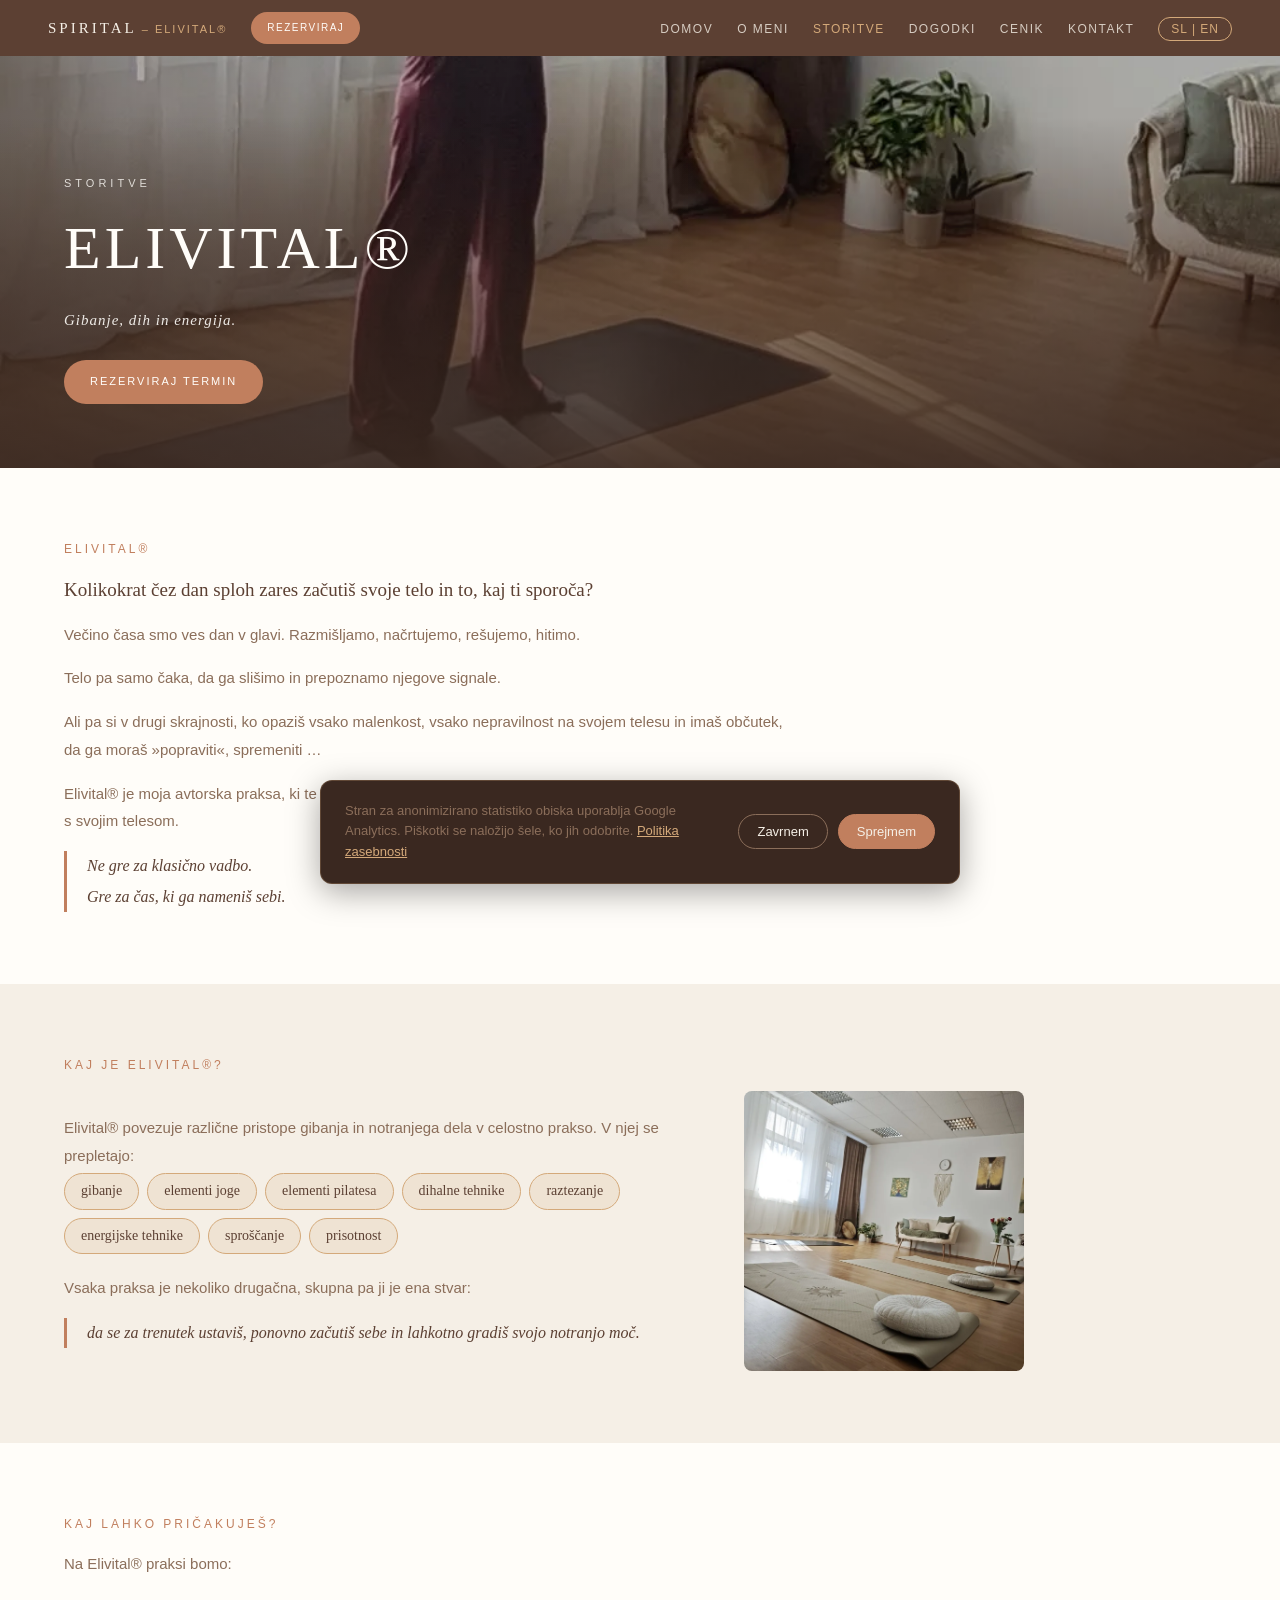
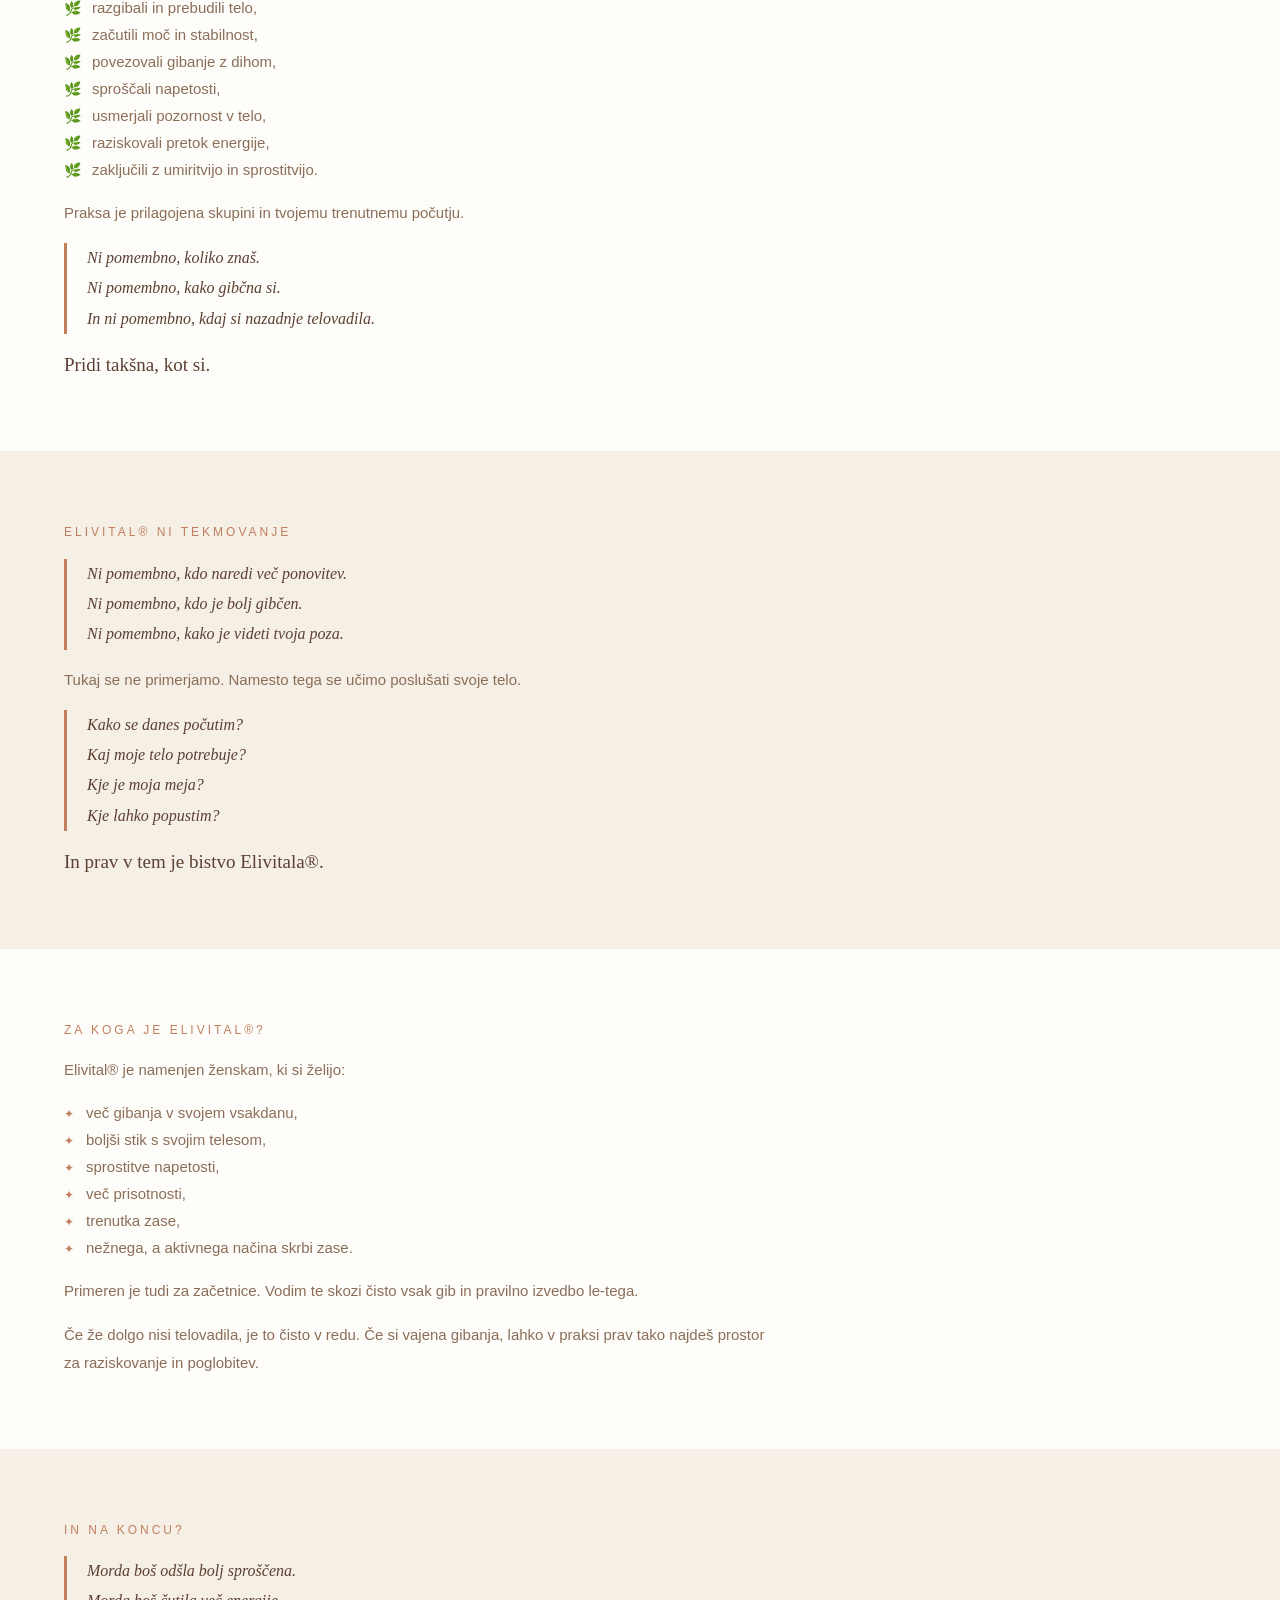
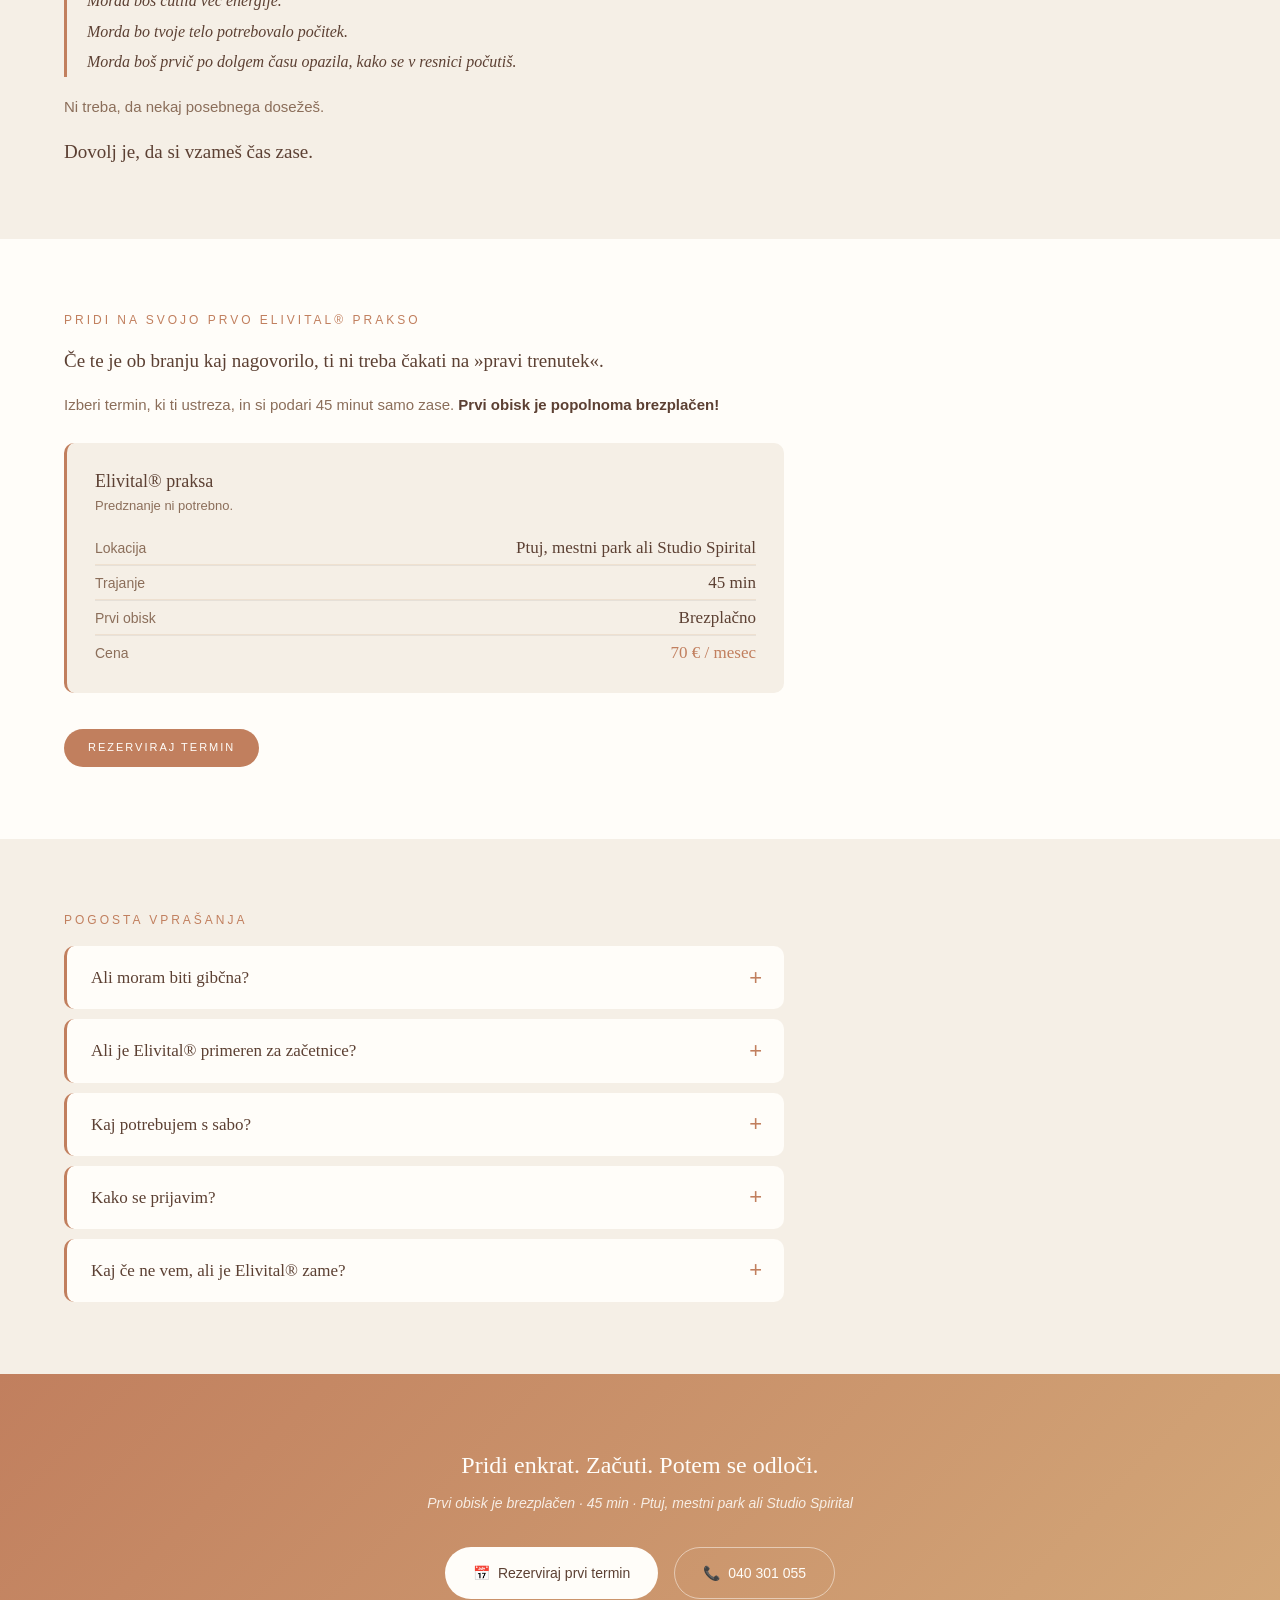
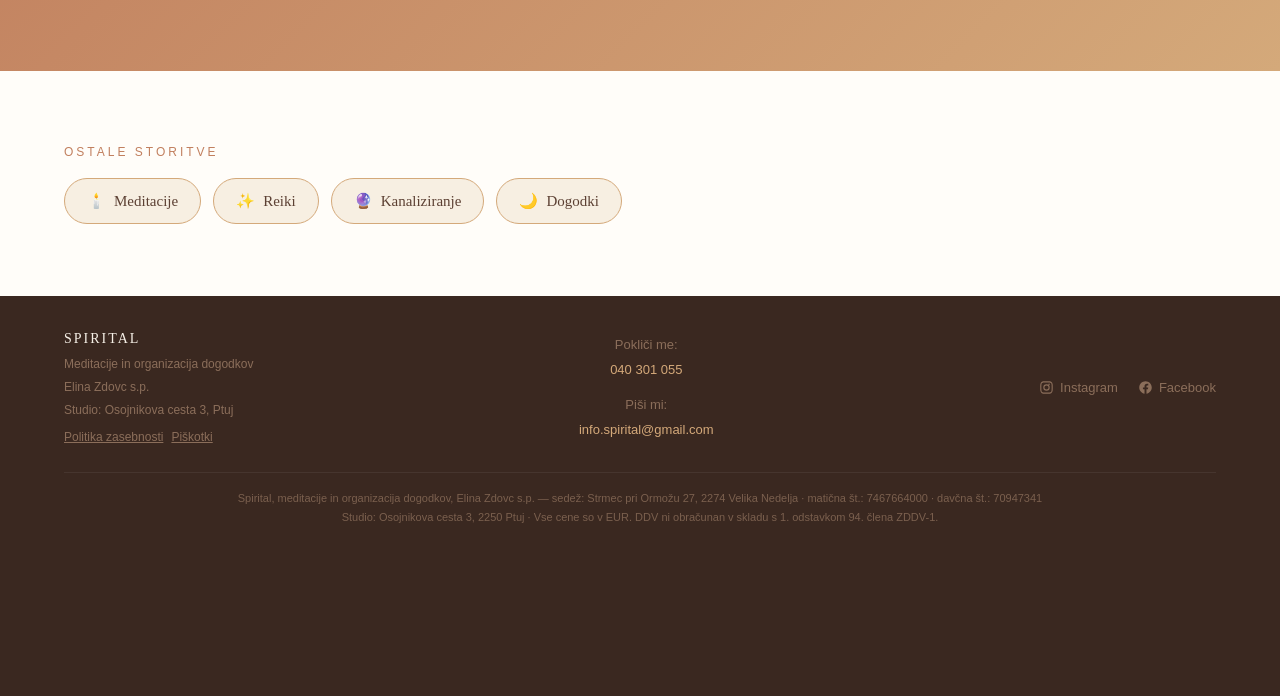
<file: storitve/elivital.html>
<!DOCTYPE html>
<html lang="sl">
<head>
  <meta charset="UTF-8">
  <!-- Google tag (gtag.js) — loaded only after the visitor accepts analytics (see js/consent.js); nothing is sent to Google before that -->
  <script>
    window.dataLayer = window.dataLayer || [];
    function gtag(){dataLayer.push(arguments);}
    var ssConsentStored = 'denied';
    try { if (localStorage.getItem('ss-consent') === 'granted') ssConsentStored = 'granted'; } catch (e) {}
    gtag('consent', 'default', {
      'analytics_storage': ssConsentStored,
      'ad_storage': 'denied',
      'ad_user_data': 'denied',
      'ad_personalization': 'denied'
    });
    // js/config are queued only once consent is granted, so GA's first hit
    // already carries the granted state (also when accepting mid-page)
    window.ssLoadGtag = function () {
      if (window.ssGtagLoaded) return;
      window.ssGtagLoaded = true;
      gtag('js', new Date());
      gtag('config', 'G-9NQNE734RS');
      var s = document.createElement('script');
      s.async = true;
      s.src = 'https://www.googletagmanager.com/gtag/js?id=G-9NQNE734RS';
      document.head.appendChild(s);
    };
    if (ssConsentStored === 'granted') ssLoadGtag();
  </script>
  <meta name="viewport" content="width=device-width, initial-scale=1.0">
  <title>Elivital® praksa Ptuj — gibanje, dih in energija | Spirital</title>
  <meta name="description" content="Elivital® — moja avtorska praksa gibanja, diha in energije za ženske na Ptuju. 45 min, 70 € na mesec, prvi obisk je brezplačen. Rezerviraj termin prek spleta.">
  <meta property="og:title" content="Elivital® praksa Ptuj — gibanje, dih in energija | Spirital">
  <meta property="og:description" content="Elivital® — moja avtorska praksa gibanja, diha in energije za ženske na Ptuju. 45 min, 70 € na mesec, prvi obisk je brezplačen. Rezerviraj termin prek spleta.">
  <meta property="og:image" content="https://studiospirital.si/images/gallery-elina-1.jpg">
  <meta property="og:url" content="https://studiospirital.si/storitve/elivital.html">
  <meta property="og:type" content="website">
  <meta property="og:locale" content="sl_SI">
  <meta property="og:site_name" content="Spirital">
  <meta name="twitter:card" content="summary_large_image">
  <meta name="twitter:title" content="Elivital® praksa Ptuj — gibanje, dih in energija | Spirital">
  <meta name="twitter:description" content="Elivital® — moja avtorska praksa gibanja, diha in energije za ženske na Ptuju. 45 min, 70 € na mesec, prvi obisk je brezplačen. Rezerviraj termin prek spleta.">
  <meta name="twitter:image" content="https://studiospirital.si/images/gallery-elina-1.jpg">
  <link rel="canonical" href="https://studiospirital.si/storitve/elivital.html">
  <link rel="icon" type="image/png" href="../images/favicon.png">
  <link rel="shortcut icon" href="../favicon.ico">
  <link rel="stylesheet" href="../css/styles.css">
  <script src="../js/viewport.js"></script>
  <script type="application/ld+json">
{
 "@context": "https://schema.org",
 "@graph": [
  {
   "@type": "Service",
   "@id": "https://studiospirital.si/storitve/elivital.html#service",
   "name": "Elivital® praksa",
   "serviceType": "Gibanje, dih in energija — joga, pilates, dihalne in energijske tehnike",
   "description": "Elivital® — moja avtorska praksa gibanja, diha in energije za ženske na Ptuju. 45 min, 70 € na mesec, prvi obisk je brezplačen. Rezerviraj termin prek spleta.",
   "url": "https://studiospirital.si/storitve/elivital.html",
   "image": "https://studiospirital.si/images/gallery-elina-1.jpg",
   "areaServed": {
    "@type": "City",
    "name": "Ptuj"
   },
   "provider": {
    "@type": "HealthAndBeautyBusiness",
    "@id": "https://studiospirital.si/#business",
    "name": "Spirital",
    "url": "https://studiospirital.si/",
    "telephone": "+38640301055"
   },
   "offers": [
    {
     "@type": "Offer",
     "name": "Prvi obisk",
     "price": "0",
     "priceCurrency": "EUR"
    },
    {
     "@type": "Offer",
     "name": "Mesečna vadba",
     "price": "70",
     "priceCurrency": "EUR"
    }
   ]
  },
  {
   "@type": "FAQPage",
   "mainEntity": [
    {
     "@type": "Question",
     "name": "Ali moram biti gibčna?",
     "acceptedAnswer": {
      "@type": "Answer",
      "text": "Ne. Elivital® ni namenjen temu, da bi se primerjale med sabo. Vaje se lahko prilagodijo posameznici."
     }
    },
    {
     "@type": "Question",
     "name": "Ali je Elivital® primeren za začetnice?",
     "acceptedAnswer": {
      "@type": "Answer",
      "text": "Da. Predznanje ni potrebno."
     }
    },
    {
     "@type": "Question",
     "name": "Kaj potrebujem s sabo?",
     "acceptedAnswer": {
      "@type": "Answer",
      "text": "Udobna oblačila, steklenico vode in blazino."
     }
    },
    {
     "@type": "Question",
     "name": "Kako se prijavim?",
     "acceptedAnswer": {
      "@type": "Answer",
      "text": "Termin izbereš s klikom na gumb »Rezerviraj termin« in svojo prijavo oddaš prek rezervacijskega sistema Lime Booking."
     }
    },
    {
     "@type": "Question",
     "name": "Kaj če ne vem, ali je Elivital® zame?",
     "acceptedAnswer": {
      "@type": "Answer",
      "text": "Potem je najboljši način, da ga preizkusiš brezplačno. Pridi enkrat. Začuti. Potem se odloči."
     }
    }
   ]
  },
  {
   "@type": "BreadcrumbList",
   "itemListElement": [
    {
     "@type": "ListItem",
     "position": 1,
     "name": "Domov",
     "item": "https://studiospirital.si/"
    },
    {
     "@type": "ListItem",
     "position": 2,
     "name": "Storitve",
     "item": "https://studiospirital.si/#storitve"
    },
    {
     "@type": "ListItem",
     "position": 3,
     "name": "Elivital® praksa"
    }
   ]
  }
 ]
}
  </script>
</head>
<body>

  <nav class="nav" id="nav">
    <a href="../index.html" class="nav-logo">SPIRITAL<span class="nav-service">Elivital®</span></a>
    <ul class="nav-links" id="navLinks">
      <li><a href="../index.html" data-sl="Domov" data-en="Home">Domov</a></li>
      <li><a href="../elina.html" data-sl="O meni" data-en="About me">O meni</a></li>
      <li class="nav-has-sub">
        <a href="../index.html#storitve" aria-current="true" data-sl="Storitve" data-en="Services">Storitve</a>
        <ul class="nav-sub">
          <li><a href="elivital.html" aria-current="page" data-sl="Elivital®" data-en="Elivital®">Elivital®</a></li>
          <li><a href="meditacije.html" data-sl="Meditacije" data-en="Meditations">Meditacije</a></li>
          <li><a href="reiki.html" data-sl="Reiki" data-en="Reiki">Reiki</a></li>
          <li><a href="kanaliziranje.html" data-sl="Kanaliziranje" data-en="Channeling">Kanaliziranje</a></li>
        </ul>
      </li>
      <li><a href="../dogodki.html" data-sl="Dogodki" data-en="Events">Dogodki</a></li>
      <li><a href="../index.html#cenik" data-sl="Cenik" data-en="Prices">Cenik</a></li>
      <li><a href="#kontakt" data-sl="Kontakt" data-en="Contact">Kontakt</a></li>
      <li class="nav-lang"><button class="lang-toggle" id="langToggle">SL | EN</button></li>
    </ul>
    <a href="https://form.lime-booking.com/elina-skupinski" target="_blank" rel="noopener" class="nav-book" data-sl="Rezerviraj" data-en="Book">Rezerviraj</a>
    <button class="nav-toggle" id="navToggle" aria-label="Meni" aria-expanded="false" aria-controls="navLinks"><span></span></button>
  </nav>

  <!-- HERO -->
  <section class="hero hero--service">
    <div class="hero-bg">
      <img src="../images/gallery-elina-1.webp" width="1012" height="1800" fetchpriority="high" alt="Elina vodi Elivital® prakso v studiu">
    </div>
    <div class="hero-overlay"></div>
    <div class="hero-content">
      <p class="hero-location" data-sl="Storitve" data-en="Services">Storitve</p>
      <h1 class="hero-title">ELIVITAL®</h1>
      <p class="hero-tagline" data-sl="Gibanje, dih in energija." data-en="Movement, breath and energy.">Gibanje, dih in energija.</p>
      <div class="hero-actions"><a href="https://form.lime-booking.com/elina-skupinski" target="_blank" rel="noopener" class="btn-pill" data-sl="Rezerviraj termin" data-en="Book a session">Rezerviraj termin</a></div>
    </div>
  </section>

  <!-- INTRO -->
  <section class="section section--white">
    <h2 class="section-label" data-sl="Elivital®" data-en="Elivital®">Elivital®</h2>
    <div class="prose" data-lang="sl">
      <p class="prose-lead">Kolikokrat čez dan sploh zares začutiš svoje telo in to, kaj ti sporoča?</p>
      <p>Večino časa smo ves dan v glavi. Razmišljamo, načrtujemo, rešujemo, hitimo.</p>
      <p>Telo pa samo čaka, da ga slišimo in prepoznamo njegove signale.</p>
      <p>Ali pa si v drugi skrajnosti, ko opaziš vsako malenkost, vsako nepravilnost na svojem telesu in imaš občutek, da ga moraš »popraviti«, spremeniti …</p>
      <p>Elivital® je moja avtorska praksa, ki te skozi gibanje, dih, prisotnost in energijske tehnike povabi nazaj v stik s svojim telesom.</p>
      <p class="prose-lines">Ne gre za klasično vadbo.<br>Gre za čas, ki ga nameniš sebi.</p>
    </div>
    <div class="prose" data-lang="en" hidden>
      <p class="prose-lead">How many times a day do you truly feel your body and what it is telling you?</p>
      <p>Most of the day we live in our heads. Thinking, planning, solving, rushing.</p>
      <p>And the body simply waits for us to hear it and recognise its signals.</p>
      <p>Or perhaps you're at the other extreme — noticing every little thing, every imperfection in your body, and feeling that you have to "fix" it, change it …</p>
      <p>Elivital® is my own practice which, through movement, breath, presence and energy techniques, invites you back into connection with your body.</p>
      <p class="prose-lines">It isn't a classic workout.<br>It's time you give to yourself.</p>
    </div>
  </section>

  <!-- WHAT IS IT -->
  <section class="section section--cream">
    <h2 class="section-label" data-sl="Kaj je Elivital®?" data-en="What is Elivital®?">Kaj je Elivital®?</h2>
    <div class="about-inner">
      <div>
        <div class="prose" data-lang="sl">
          <p>Elivital® povezuje različne pristope gibanja in notranjega dela v celostno prakso. V njej se prepletajo:</p>
        </div>
        <div class="prose" data-lang="en" hidden>
          <p>Elivital® weaves different approaches to movement and inner work into one holistic practice. It brings together:</p>
        </div>
        <ul class="tag-list">
          <li data-sl="gibanje" data-en="movement">gibanje</li>
          <li data-sl="elementi joge" data-en="elements of yoga">elementi joge</li>
          <li data-sl="elementi pilatesa" data-en="elements of pilates">elementi pilatesa</li>
          <li data-sl="dihalne tehnike" data-en="breathing techniques">dihalne tehnike</li>
          <li data-sl="raztezanje" data-en="stretching">raztezanje</li>
          <li data-sl="energijske tehnike" data-en="energy techniques">energijske tehnike</li>
          <li data-sl="sproščanje" data-en="relaxation">sproščanje</li>
          <li data-sl="prisotnost" data-en="presence">prisotnost</li>
        </ul>
        <div class="prose" data-lang="sl">
          <p>Vsaka praksa je nekoliko drugačna, skupna pa ji je ena stvar:</p>
          <p class="prose-lines">da se za trenutek ustaviš, ponovno začutiš sebe in lahkotno gradiš svojo notranjo moč.</p>
        </div>
        <div class="prose" data-lang="en" hidden>
          <p>Every practice is a little different, but they all share one thing:</p>
          <p class="prose-lines">you pause for a moment, feel yourself again and gently build your inner strength.</p>
        </div>
      </div>
      <img src="../images/studio.webp" width="1200" height="1600" loading="lazy" decoding="async" alt="Prostor Spirital z blazinami za Elivital® prakso" class="about-image gallery-img">
    </div>
  </section>

  <!-- WHAT TO EXPECT -->
  <section class="section section--white">
    <h2 class="section-label" data-sl="Kaj lahko pričakuješ?" data-en="What can you expect?">Kaj lahko pričakuješ?</h2>
    <div class="prose" data-lang="sl">
      <p>Na Elivital® praksi bomo:</p>
      <ul class="leaf-list">
        <li>razgibali in prebudili telo,</li>
        <li>začutili moč in stabilnost,</li>
        <li>povezovali gibanje z dihom,</li>
        <li>sproščali napetosti,</li>
        <li>usmerjali pozornost v telo,</li>
        <li>raziskovali pretok energije,</li>
        <li>zaključili z umiritvijo in sprostitvijo.</li>
      </ul>
      <p>Praksa je prilagojena skupini in tvojemu trenutnemu počutju.</p>
      <p class="prose-lines">Ni pomembno, koliko znaš.<br>Ni pomembno, kako gibčna si.<br>In ni pomembno, kdaj si nazadnje telovadila.</p>
      <p class="prose-lead">Pridi takšna, kot si.</p>
    </div>
    <div class="prose" data-lang="en" hidden>
      <p>In an Elivital® practice we will:</p>
      <ul class="leaf-list">
        <li>loosen up and awaken the body,</li>
        <li>feel strength and stability,</li>
        <li>connect movement with breath,</li>
        <li>release tension,</li>
        <li>bring our attention into the body,</li>
        <li>explore the flow of energy,</li>
        <li>finish with calm and relaxation.</li>
      </ul>
      <p>The practice is adapted to the group and to how you feel right now.</p>
      <p class="prose-lines">It doesn't matter how much you know.<br>It doesn't matter how flexible you are.<br>And it doesn't matter when you last exercised.</p>
      <p class="prose-lead">Come exactly as you are.</p>
    </div>
  </section>

  <!-- NOT A COMPETITION -->
  <section class="section section--cream">
    <h2 class="section-label" data-sl="Elivital® ni tekmovanje" data-en="Elivital® is not a competition">Elivital® ni tekmovanje</h2>
    <div class="prose" data-lang="sl">
      <p class="prose-lines">Ni pomembno, kdo naredi več ponovitev.<br>Ni pomembno, kdo je bolj gibčen.<br>Ni pomembno, kako je videti tvoja poza.</p>
      <p>Tukaj se ne primerjamo. Namesto tega se učimo poslušati svoje telo.</p>
      <p class="prose-lines">Kako se danes počutim?<br>Kaj moje telo potrebuje?<br>Kje je moja meja?<br>Kje lahko popustim?</p>
      <p class="prose-lead">In prav v tem je bistvo Elivitala®.</p>
    </div>
    <div class="prose" data-lang="en" hidden>
      <p class="prose-lines">It doesn't matter who does more repetitions.<br>It doesn't matter who is more flexible.<br>It doesn't matter what your pose looks like.</p>
      <p>We don't compare ourselves here. Instead, we learn to listen to our body.</p>
      <p class="prose-lines">How do I feel today?<br>What does my body need?<br>Where is my limit?<br>Where can I let go?</p>
      <p class="prose-lead">And that is the very essence of Elivital®.</p>
    </div>
  </section>

  <!-- FOR WHOM -->
  <section class="section section--white">
    <h2 class="section-label" data-sl="Za koga je Elivital®?" data-en="Who is Elivital® for?">Za koga je Elivital®?</h2>
    <div class="prose" data-lang="sl">
      <p>Elivital® je namenjen ženskam, ki si želijo:</p>
      <ul>
        <li>več gibanja v svojem vsakdanu,</li>
        <li>boljši stik s svojim telesom,</li>
        <li>sprostitve napetosti,</li>
        <li>več prisotnosti,</li>
        <li>trenutka zase,</li>
        <li>nežnega, a aktivnega načina skrbi zase.</li>
      </ul>
      <p>Primeren je tudi za začetnice. Vodim te skozi čisto vsak gib in pravilno izvedbo le-tega.</p>
      <p>Če že dolgo nisi telovadila, je to čisto v redu. Če si vajena gibanja, lahko v praksi prav tako najdeš prostor za raziskovanje in poglobitev.</p>
    </div>
    <div class="prose" data-lang="en" hidden>
      <p>Elivital® is for women who want:</p>
      <ul>
        <li>more movement in their everyday life,</li>
        <li>a better connection with their body,</li>
        <li>to release tension,</li>
        <li>more presence,</li>
        <li>a moment for themselves,</li>
        <li>a gentle yet active way of taking care of themselves.</li>
      </ul>
      <p>It is also suitable for beginners. I guide you through every single movement and how to do it correctly.</p>
      <p>If you haven't exercised in a long time, that's completely fine. If you're used to moving, you'll also find room in the practice to explore and go deeper.</p>
    </div>
  </section>

  <!-- AND IN THE END -->
  <section class="section section--cream">
    <h2 class="section-label" data-sl="In na koncu?" data-en="And in the end?">In na koncu?</h2>
    <div class="prose" data-lang="sl">
      <p class="prose-lines">Morda boš odšla bolj sproščena.<br>Morda boš čutila več energije.<br>Morda bo tvoje telo potrebovalo počitek.<br>Morda boš prvič po dolgem času opazila, kako se v resnici počutiš.</p>
      <p>Ni treba, da nekaj posebnega dosežeš.</p>
      <p class="prose-lead">Dovolj je, da si vzameš čas zase.</p>
    </div>
    <div class="prose" data-lang="en" hidden>
      <p class="prose-lines">Maybe you'll leave more relaxed.<br>Maybe you'll feel more energy.<br>Maybe your body will need rest.<br>Maybe, for the first time in a long while, you'll notice how you really feel.</p>
      <p>You don't have to achieve anything special.</p>
      <p class="prose-lead">It's enough to take time for yourself.</p>
    </div>
  </section>

  <!-- FIRST PRACTICE -->
  <section class="section section--white">
    <h2 class="section-label" data-sl="Pridi na svojo prvo Elivital® prakso" data-en="Come to your first Elivital® practice">Pridi na svojo prvo Elivital® prakso</h2>
    <div class="prose" data-lang="sl">
      <p class="prose-lead">Če te je ob branju kaj nagovorilo, ti ni treba čakati na »pravi trenutek«.</p>
      <p>Izberi termin, ki ti ustreza, in si podari 45 minut samo zase. <strong>Prvi obisk je popolnoma brezplačen!</strong></p>
    </div>
    <div class="prose" data-lang="en" hidden>
      <p class="prose-lead">If something in this spoke to you, there's no need to wait for "the right moment".</p>
      <p>Pick a time that suits you and give yourself 45 minutes that are yours alone. <strong>Your first visit is completely free!</strong></p>
    </div>
    <div class="price-groups info-box">
      <div class="price-group">
        <h3 class="price-group-title" data-sl="Elivital® praksa" data-en="Elivital® practice">Elivital® praksa</h3>
        <div class="price-group-detail" data-sl="Predznanje ni potrebno." data-en="No prior experience needed.">Predznanje ni potrebno.</div>
        <div class="price-row">
          <span class="price-row-label" data-sl="Lokacija" data-en="Location">Lokacija</span>
          <span class="price-row-value price-row-value--free" data-sl="Ptuj, mestni park ali Studio Spirital" data-en="Ptuj city park or Studio Spirital">Ptuj, mestni park ali Studio Spirital</span>
        </div>
        <div class="price-row">
          <span class="price-row-label" data-sl="Trajanje" data-en="Duration">Trajanje</span>
          <span class="price-row-value price-row-value--free">45 min</span>
        </div>
        <div class="price-row">
          <span class="price-row-label" data-sl="Prvi obisk" data-en="First visit">Prvi obisk</span>
          <span class="price-row-value price-row-value--free" data-sl="Brezplačno" data-en="Free">Brezplačno</span>
        </div>
        <div class="price-row">
          <span class="price-row-label" data-sl="Cena" data-en="Price">Cena</span>
          <span class="price-row-value" data-sl="70 € / mesec" data-en="€70 / month">70 € / mesec</span>
        </div>
      </div>
    </div>
    <div class="prose">
      <a href="https://form.lime-booking.com/elina-skupinski" target="_blank" rel="noopener" class="btn-pill" data-sl="Rezerviraj termin" data-en="Book a session">Rezerviraj termin</a>
    </div>
  </section>

  <!-- FAQ -->
  <section class="section section--cream">
    <h2 class="section-label" data-sl="Pogosta vprašanja" data-en="Frequently asked questions">Pogosta vprašanja</h2>
    <div class="faq">
      <details>
        <summary data-sl="Ali moram biti gibčna?" data-en="Do I need to be flexible?">Ali moram biti gibčna?</summary>
        <p data-lang="sl">Ne. Elivital® ni namenjen temu, da bi se primerjale med sabo. Vaje se lahko prilagodijo posameznici.</p>
        <p data-lang="en" hidden>No. Elivital® isn't about comparing ourselves with each other. The exercises can be adapted to each woman.</p>
      </details>
      <details>
        <summary data-sl="Ali je Elivital® primeren za začetnice?" data-en="Is Elivital® suitable for beginners?">Ali je Elivital® primeren za začetnice?</summary>
        <p data-lang="sl">Da. Predznanje ni potrebno.</p>
        <p data-lang="en" hidden>Yes. No prior experience is needed.</p>
      </details>
      <details>
        <summary data-sl="Kaj potrebujem s sabo?" data-en="What do I need to bring?">Kaj potrebujem s sabo?</summary>
        <p data-lang="sl">Udobna oblačila, steklenico vode in blazino.</p>
        <p data-lang="en" hidden>Comfortable clothes, a bottle of water and a mat.</p>
      </details>
      <details>
        <summary data-sl="Kako se prijavim?" data-en="How do I sign up?">Kako se prijavim?</summary>
        <p data-lang="sl">Termin izbereš s klikom na gumb »Rezerviraj termin« in svojo prijavo oddaš prek rezervacijskega sistema Lime Booking.</p>
        <p data-lang="en" hidden>Pick a time by clicking the "Book a session" button and submit your booking through the Lime Booking reservation system.</p>
      </details>
      <details>
        <summary data-sl="Kaj če ne vem, ali je Elivital® zame?" data-en="What if I'm not sure Elivital® is for me?">Kaj če ne vem, ali je Elivital® zame?</summary>
        <p data-lang="sl">Potem je najboljši način, da ga preizkusiš brezplačno. Pridi enkrat. Začuti. Potem se odloči.</p>
        <p data-lang="en" hidden>Then the best way is to try it for free. Come once. Feel it. Then decide.</p>
      </details>
    </div>
  </section>

  <!-- CTA -->
  <div class="contact-section">
    <h2 class="contact-title" data-sl="Pridi enkrat. Začuti. Potem se odloči." data-en="Come once. Feel it. Then decide.">Pridi enkrat. Začuti. Potem se odloči.</h2>
    <p class="contact-subtitle" data-sl="Prvi obisk je brezplačen · 45 min · Ptuj, mestni park ali Studio Spirital" data-en="Your first visit is free · 45 min · Ptuj city park or Studio Spirital">Prvi obisk je brezplačen · 45 min · Ptuj, mestni park ali Studio Spirital</p>
    <div class="contact-actions">
      <a href="https://form.lime-booking.com/elina-skupinski" target="_blank" rel="noopener" class="contact-btn">
        <span>📅</span>
        <span data-sl="Rezerviraj prvi termin" data-en="Book your first session">Rezerviraj prvi termin</span>
      </a>
      <a href="tel:+38640301055" class="contact-btn contact-btn--outline">
        <span>📞</span>
        <span>040 301 055</span>
      </a>
    </div>
  </div>

  <!-- RELATED SERVICES -->
  <section class="section section--white">
    <h2 class="section-label" data-sl="Ostale storitve" data-en="Other services">Ostale storitve</h2>
    <div class="related-pills">
      <a href="meditacije.html" class="related-pill"><span>🕯️</span><span data-sl="Meditacije" data-en="Meditations">Meditacije</span></a>
      <a href="reiki.html" class="related-pill"><span>✨</span><span>Reiki</span></a>
      <a href="kanaliziranje.html" class="related-pill"><span>🔮</span><span data-sl="Kanaliziranje" data-en="Channeling">Kanaliziranje</span></a>
      <a href="../dogodki.html" class="related-pill"><span>🌙</span><span data-sl="Dogodki" data-en="Events">Dogodki</span></a>
    </div>
  </section>

  <footer class="footer" id="kontakt">
    <div>
      <div class="footer-brand">SPIRITAL</div>
      <div class="footer-location" data-sl="Meditacije in organizacija dogodkov" data-en="Meditations and event organisation">Meditacije in organizacija dogodkov</div>
      <div class="footer-location">Elina Zdovc s.p.</div>
      <div class="footer-location" data-sl="Studio: Osojnikova cesta 3, Ptuj" data-en="Studio: Osojnikova cesta 3, Ptuj, Slovenia">Studio: Osojnikova cesta 3, Ptuj</div>
      <div class="footer-legal"><a href="../politika-zasebnosti.html" data-sl="Politika zasebnosti" data-en="Privacy Policy">Politika zasebnosti</a></div>
    </div>
    <div class="footer-contact">
      <div data-sl="Pokliči me:" data-en="Call me:">Pokliči me:</div>
      <div class="footer-phone"><a href="tel:+38640301055">040 301 055</a></div>
      <div class="footer-contact-label" data-sl="Piši mi:" data-en="Write to me:">Piši mi:</div>
      <div class="footer-email"><a href="mailto:info.spirital@gmail.com">info.spirital@gmail.com</a></div>
    </div>
    <div class="footer-links">
      <a href="https://www.instagram.com/studiospirital/" target="_blank" rel="noopener"><svg viewBox="0 0 24 24" aria-hidden="true"><path d="M12 2c-2.72 0-3.06.01-4.12.06-1.06.05-1.79.22-2.43.47-.66.26-1.22.6-1.77 1.16-.56.55-.9 1.11-1.16 1.77-.25.64-.42 1.37-.47 2.43C2 8.94 2 9.28 2 12s.01 3.06.06 4.12c.05 1.06.22 1.79.47 2.43.26.66.6 1.22 1.16 1.77.55.56 1.11.9 1.77 1.16.64.25 1.37.42 2.43.47C8.94 22 9.28 22 12 22s3.06-.01 4.12-.06c1.06-.05 1.79-.22 2.43-.47.66-.26 1.22-.6 1.77-1.16.56-.55.9-1.11 1.16-1.77.25-.64.42-1.37.47-2.43.05-1.06.06-1.4.06-4.12s-.01-3.06-.06-4.12c-.05-1.06-.22-1.79-.47-2.43-.26-.66-.6-1.22-1.16-1.77-.55-.56-1.11-.9-1.77-1.16-.64-.25-1.37-.42-2.43-.47C15.06 2.01 14.72 2 12 2zm0 1.8c2.67 0 2.99.01 4.04.06.98.04 1.5.2 1.85.34.47.18.8.4 1.15.75.35.35.57.68.75 1.15.14.36.3.87.34 1.85.05 1.05.06 1.37.06 4.04s-.01 2.99-.06 4.04c-.04.98-.2 1.5-.34 1.85-.18.47-.4.8-.75 1.15-.35.35-.68.57-1.15.75-.36.14-.87.3-1.85.34-1.05.05-1.37.06-4.04.06s-2.99-.01-4.04-.06c-.98-.04-1.5-.2-1.85-.34-.47-.18-.8-.4-1.15-.75-.35-.35-.57-.68-.75-1.15-.14-.36-.3-.87-.34-1.85C3.81 14.99 3.8 14.67 3.8 12s.01-2.99.06-4.04c.04-.98.2-1.5.34-1.85.18-.47.4-.8.75-1.15.35-.35.68-.57 1.15-.75.36-.14.87-.3 1.85-.34C9.01 3.81 9.33 3.8 12 3.8zm0 3.07a5.13 5.13 0 1 0 0 10.26 5.13 5.13 0 0 0 0-10.26zm0 8.46a3.33 3.33 0 1 1 0-6.66 3.33 3.33 0 0 1 0 6.66zm5.34-8.66a1.2 1.2 0 1 1-2.4 0 1.2 1.2 0 0 1 2.4 0z"/></svg>Instagram</a>
      <a href="https://www.facebook.com/profile.php?id=61587043018835" target="_blank" rel="noopener"><svg viewBox="0 0 24 24" aria-hidden="true"><path d="M22 12.06C22 6.51 17.52 2 12 2S2 6.51 2 12.06c0 5 3.66 9.15 8.44 9.94v-7.03H7.9v-2.91h2.54V9.85c0-2.51 1.49-3.9 3.77-3.9 1.09 0 2.24.2 2.24.2v2.46h-1.26c-1.24 0-1.63.77-1.63 1.56v1.88h2.78l-.44 2.91h-2.34V22c4.78-.79 8.44-4.94 8.44-9.94z"/></svg>Facebook</a>
    </div>
    <div class="footer-legalinfo" data-lang="sl">Spirital, meditacije in organizacija dogodkov, Elina Zdovc s.p. — sedež: Strmec pri Ormožu 27, 2274 Velika Nedelja · matična št.: 7467664000 · davčna št.: 70947341<br>Studio: Osojnikova cesta 3, 2250 Ptuj · Vse cene so v EUR. DDV ni obračunan v skladu s 1. odstavkom 94. člena ZDDV-1.</div>
    <div class="footer-legalinfo" data-lang="en" hidden>Spirital, meditacije in organizacija dogodkov, Elina Zdovc s.p. — registered seat: Strmec pri Ormožu 27, 2274 Velika Nedelja, Slovenia · reg. no.: 7467664000 · tax no.: 70947341<br>Studio: Osojnikova cesta 3, 2250 Ptuj, Slovenia · All prices are in EUR. VAT is not charged pursuant to Art. 94(1) of the Slovenian VAT Act (ZDDV-1).</div>
  </footer>

  <!-- LIGHTBOX -->
  <div class="lightbox" id="lightbox" aria-hidden="true">
    <button class="lightbox-close" aria-label="Close">&times;</button>
    <img class="lightbox-img" alt="">
  </div>

  <script src="../js/lang.js"></script>
  <script src="../js/nav.js"></script>
  <script src="../js/consent.js"></script>
  <script src="../js/lightbox.js"></script>
</body>
</html>
</file>
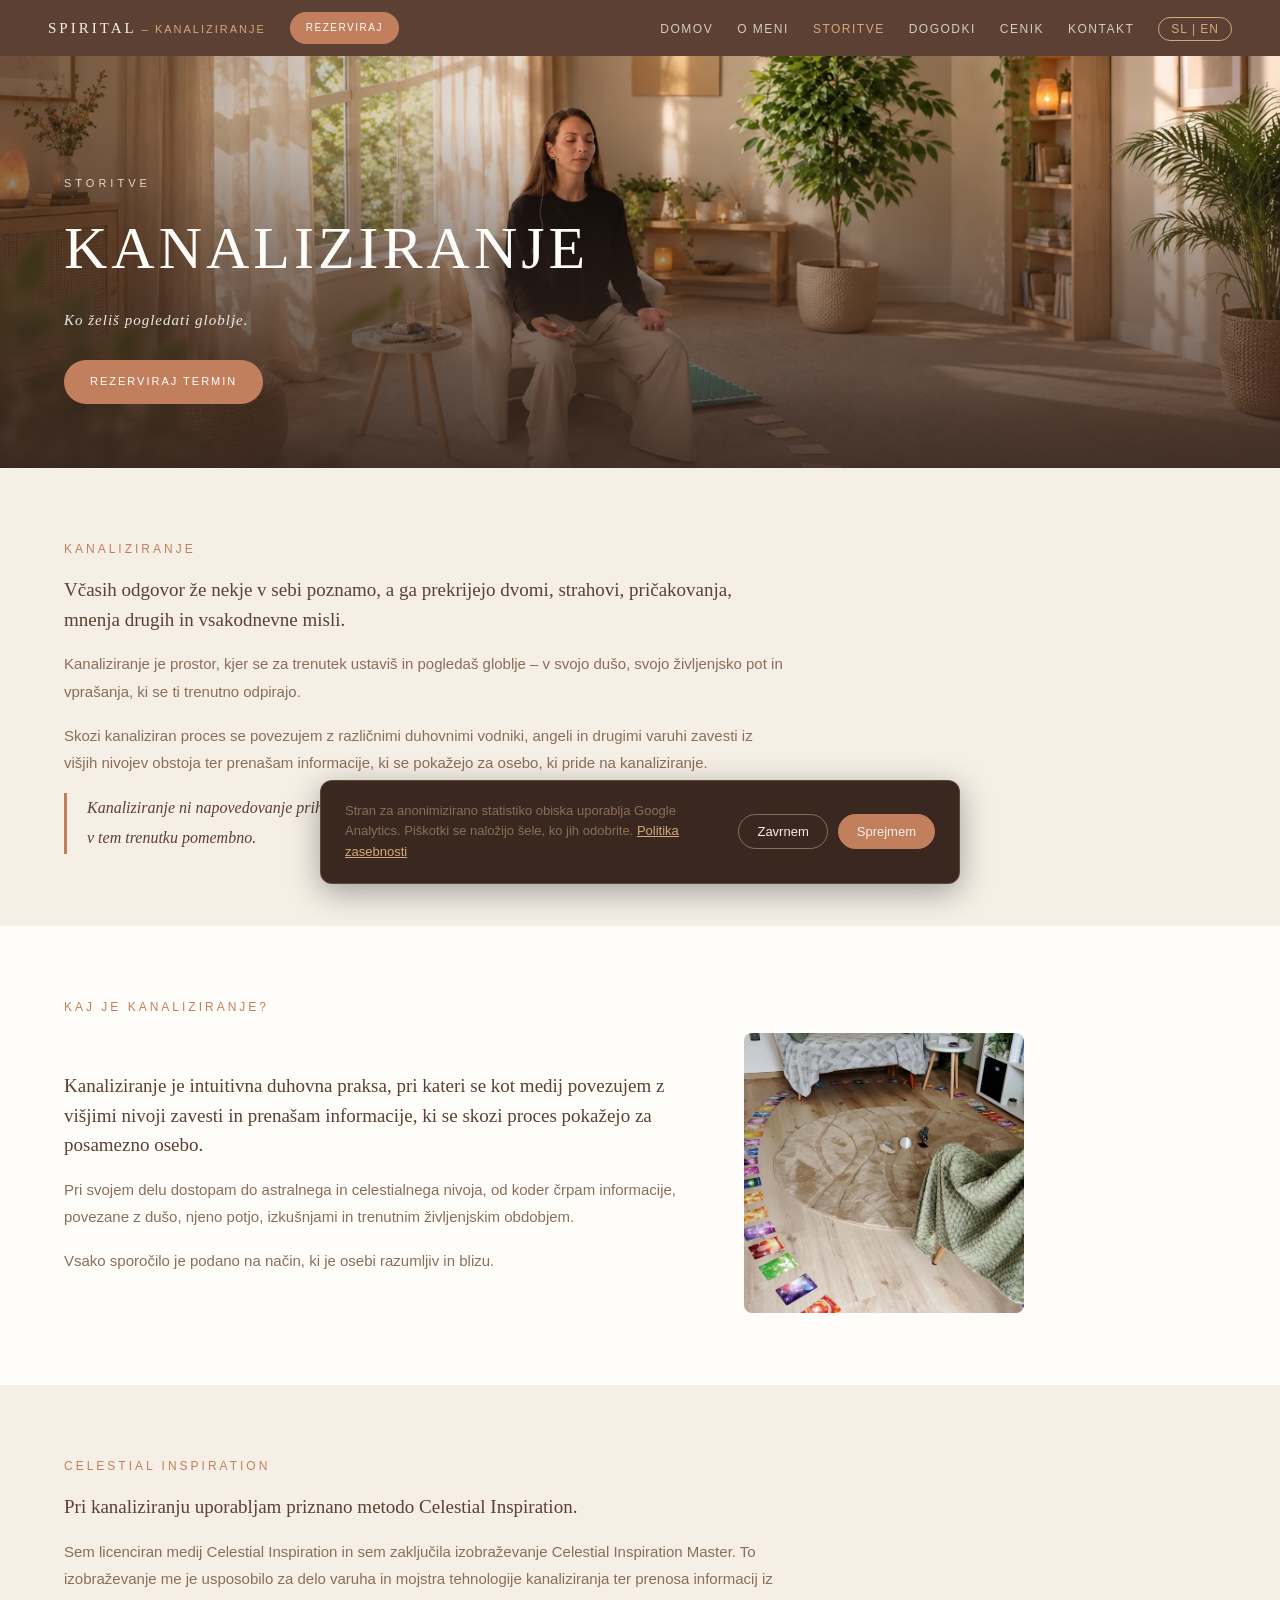
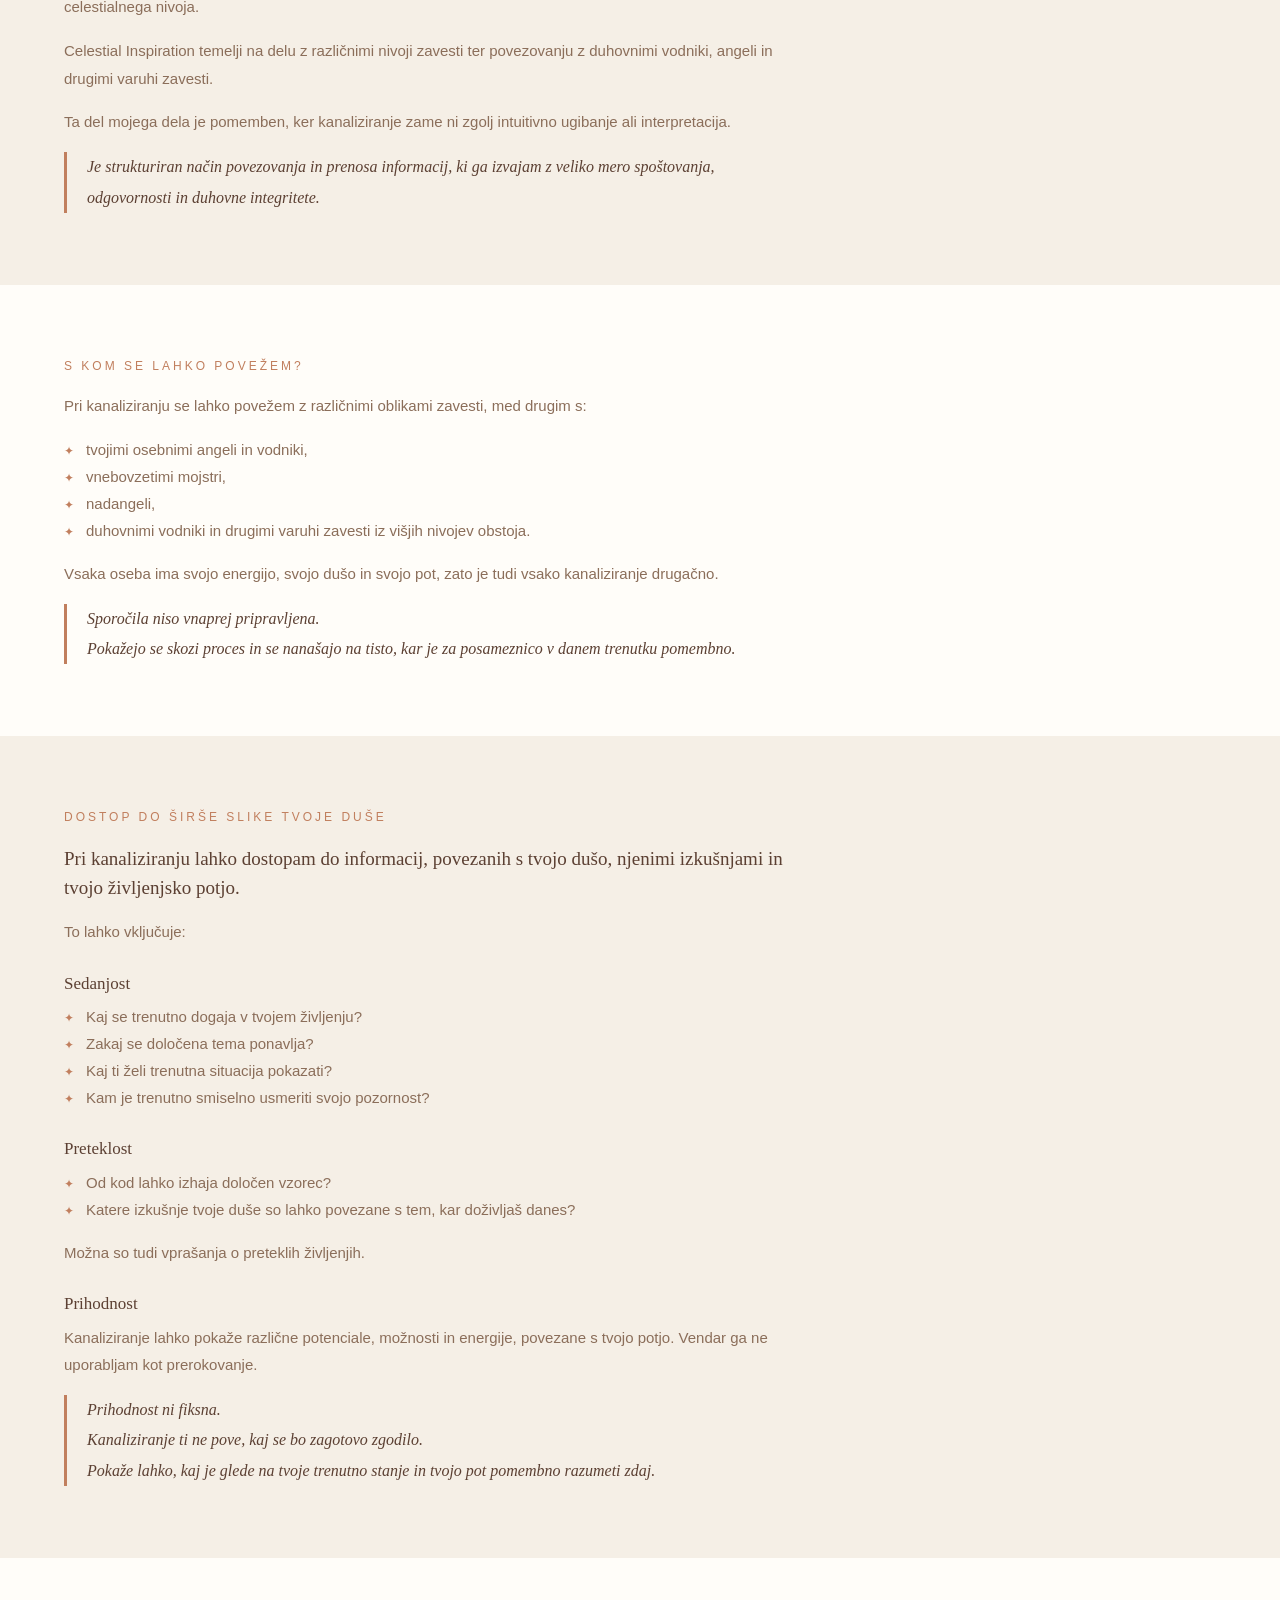
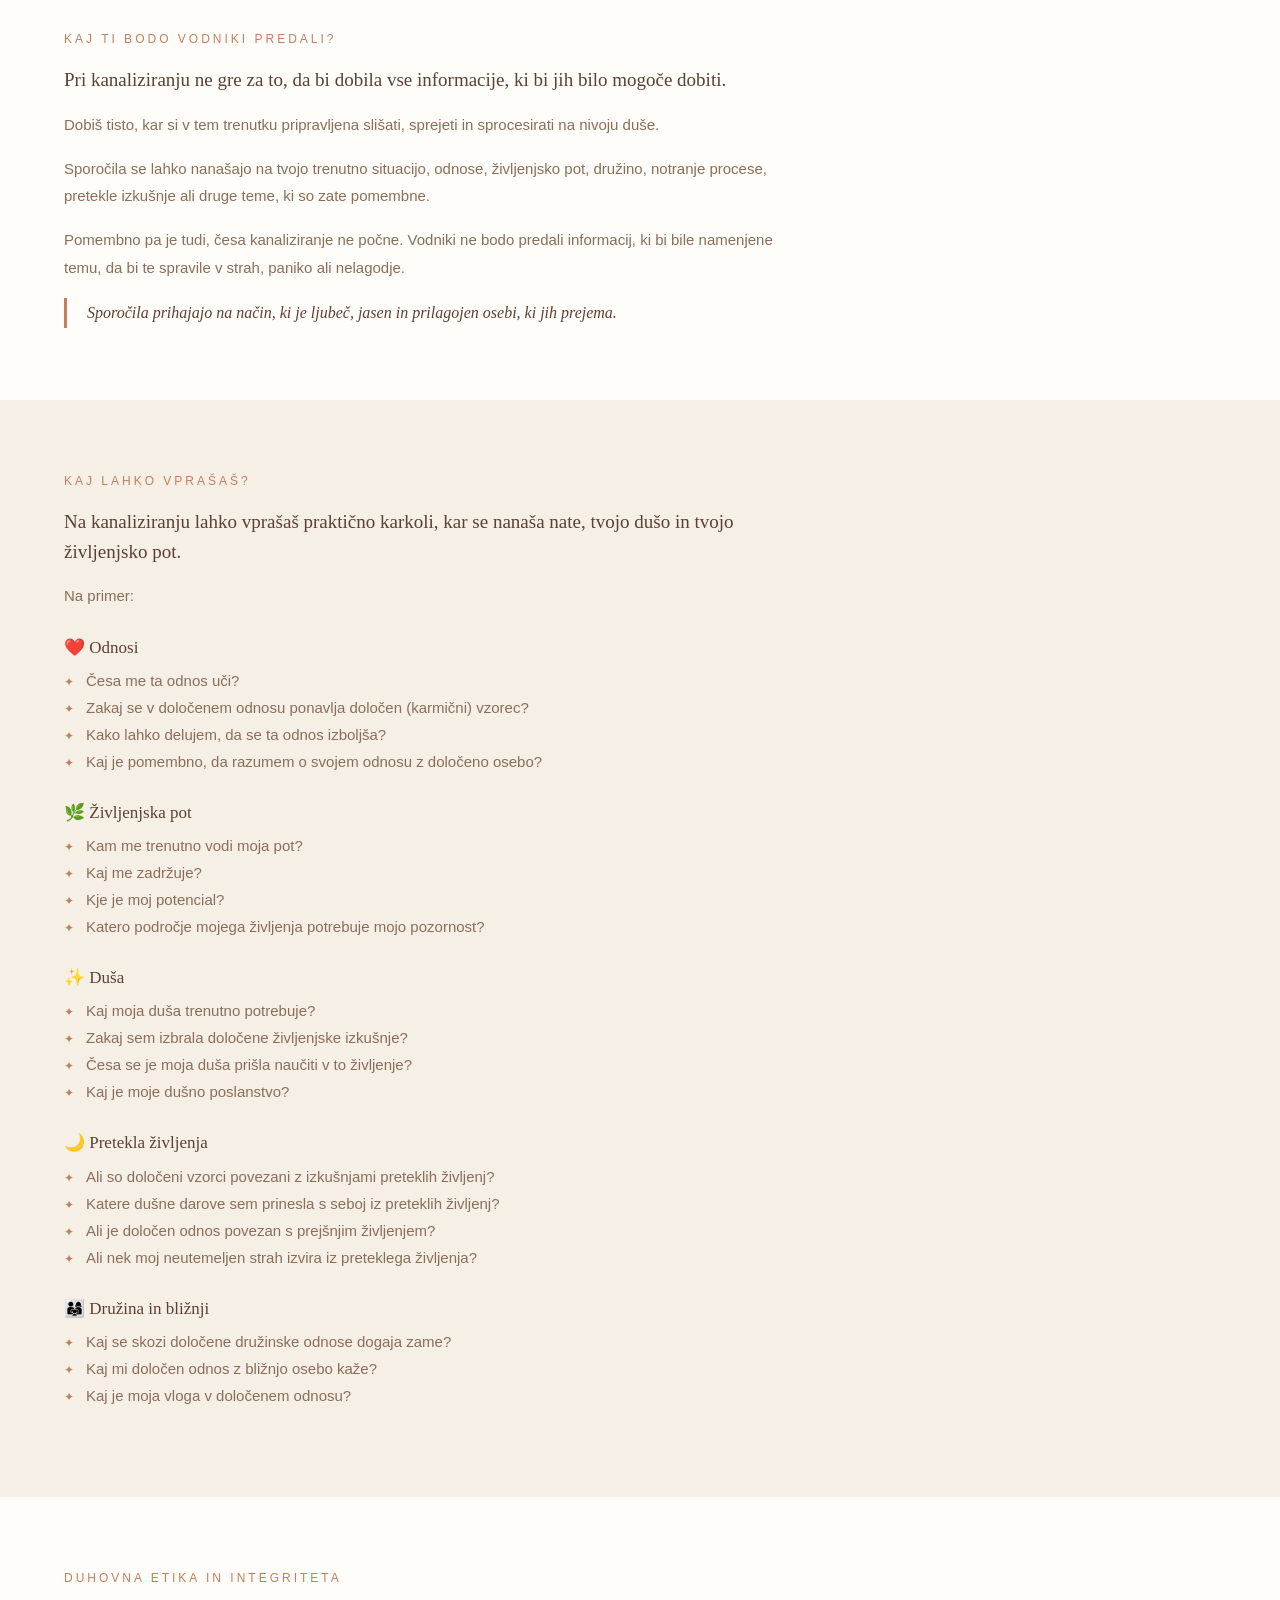
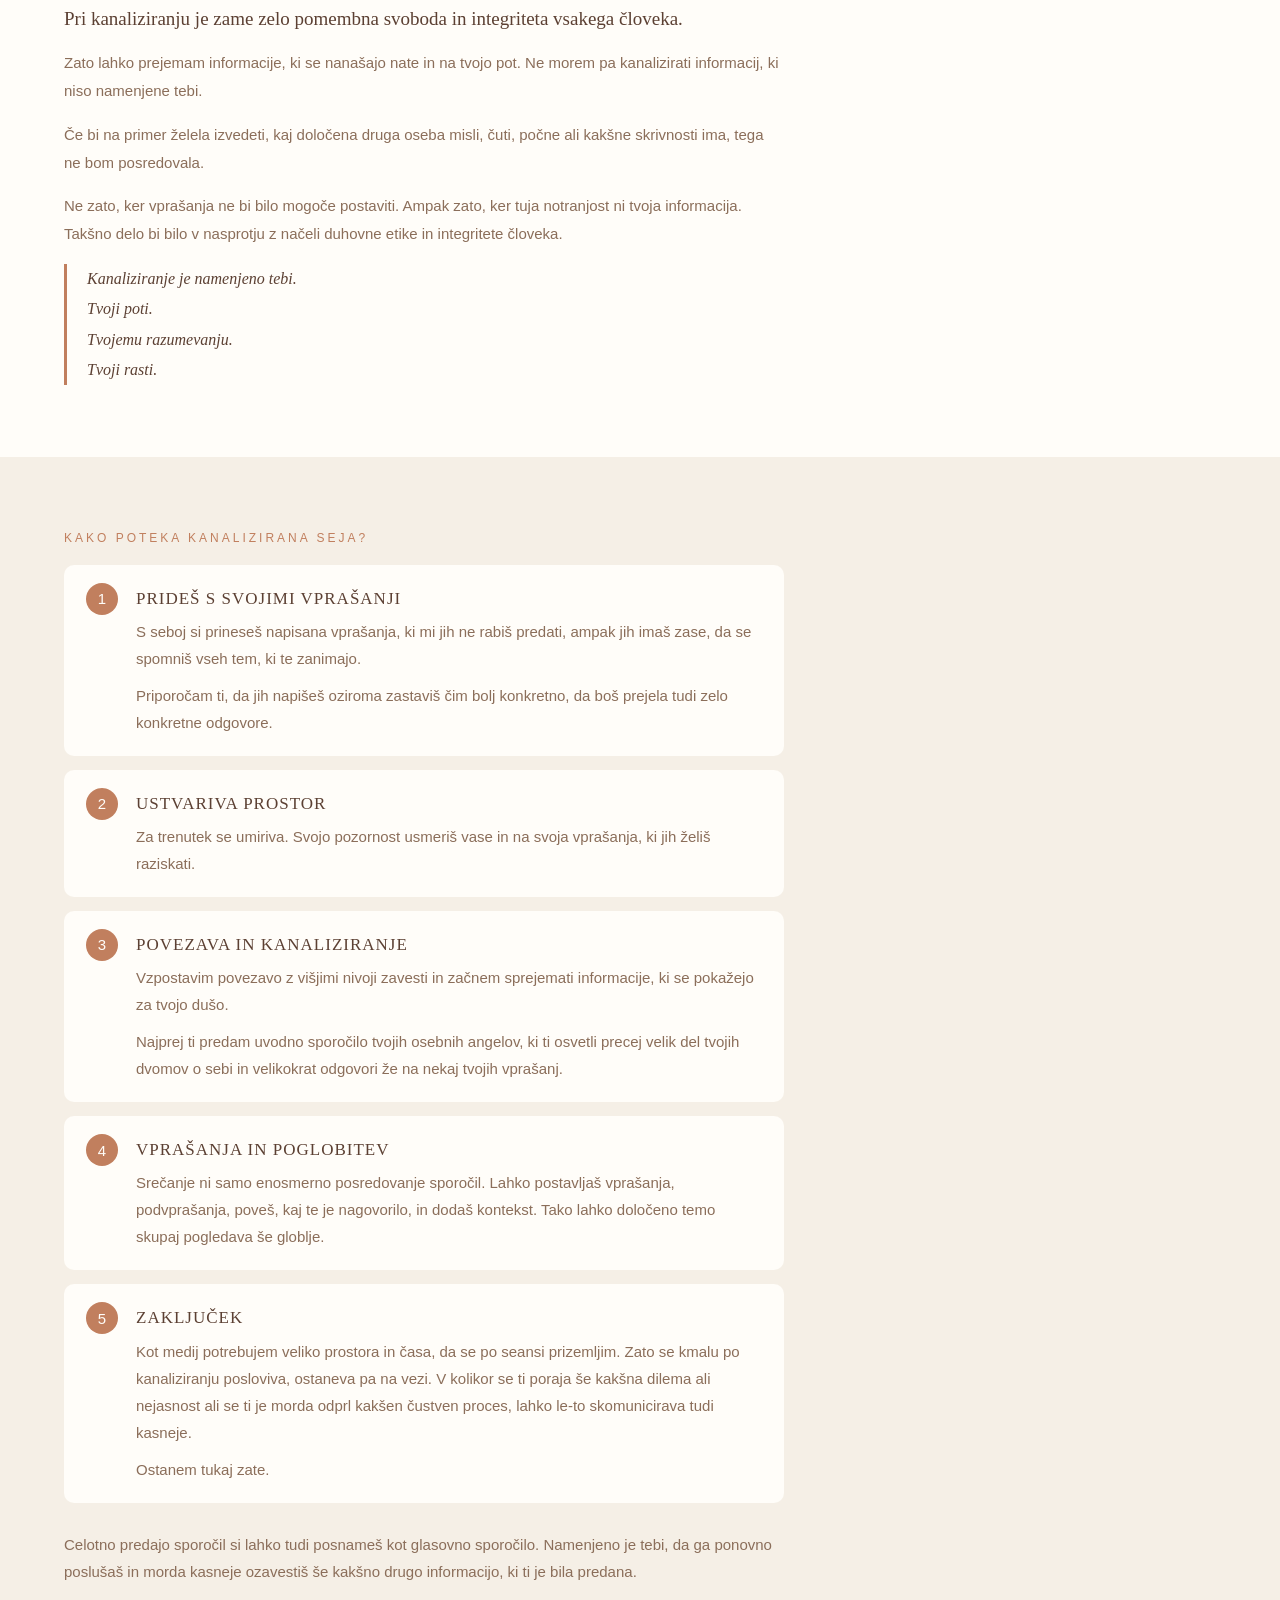
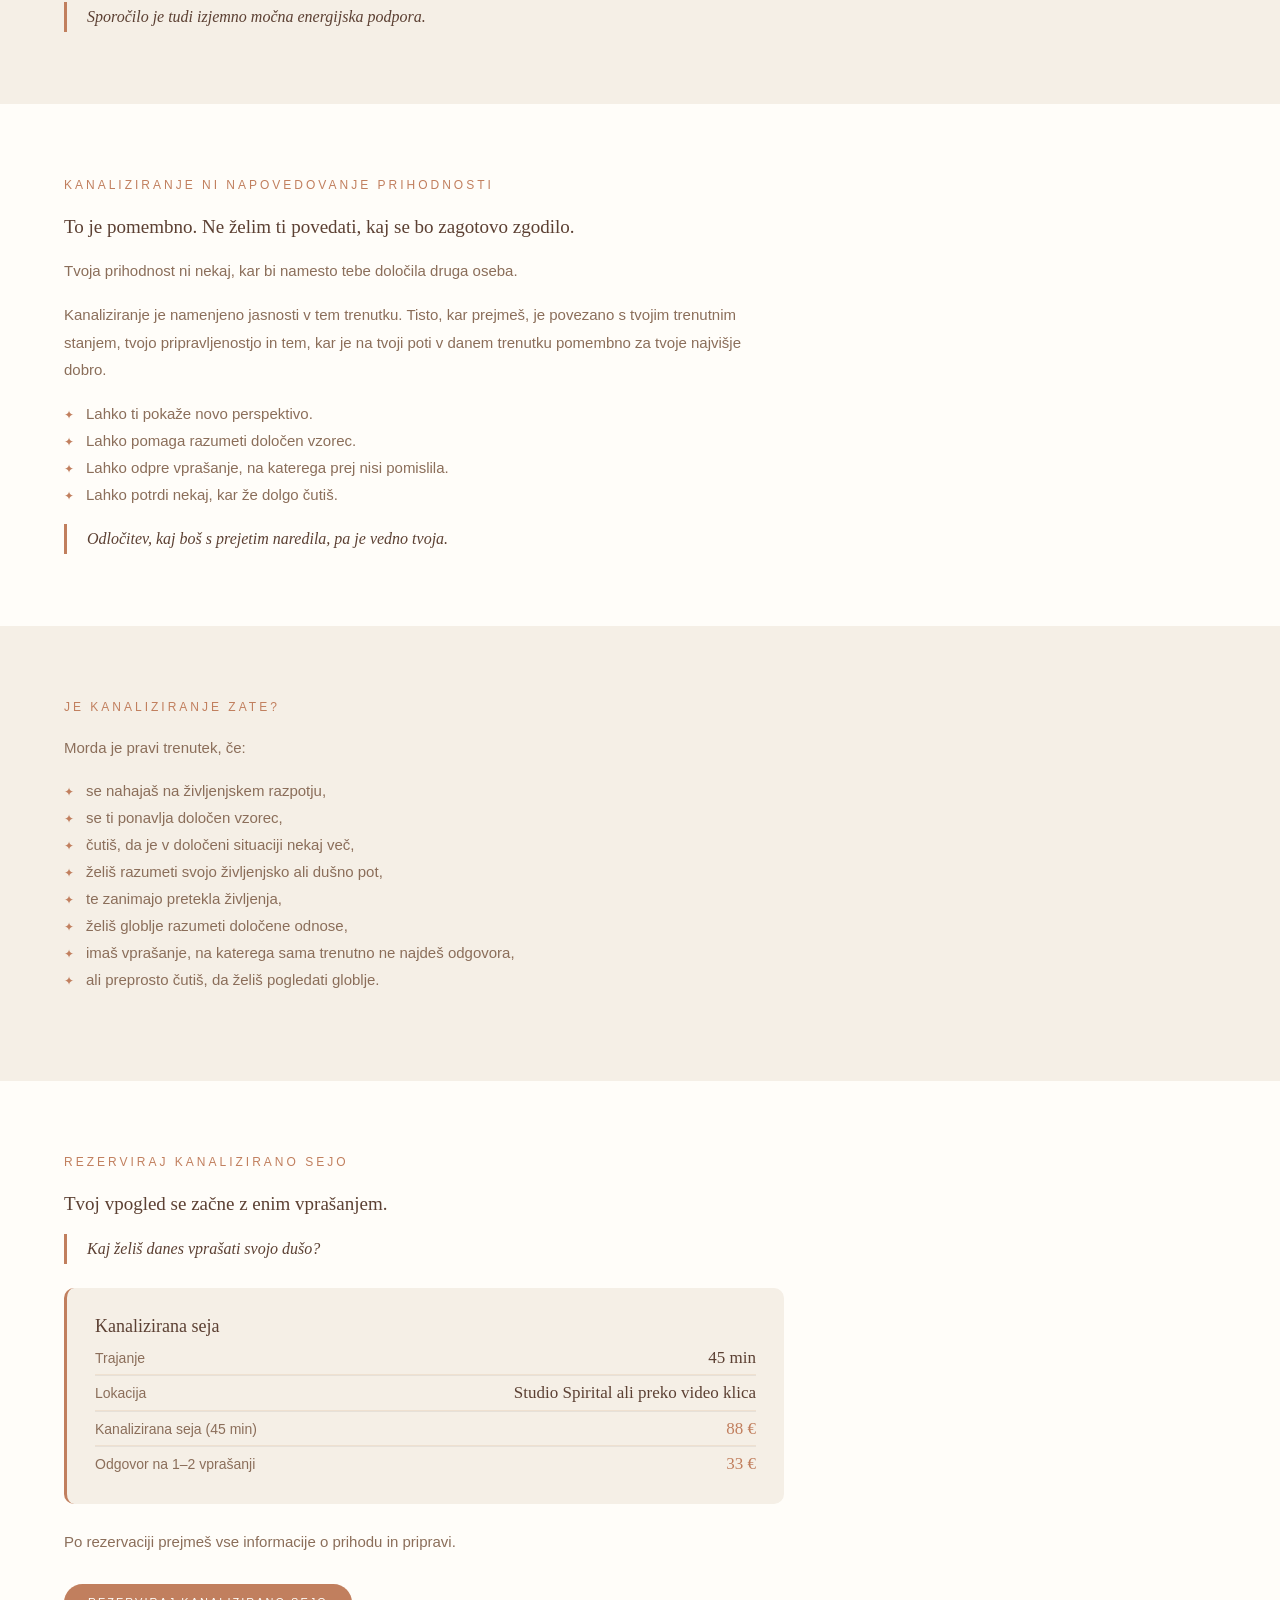
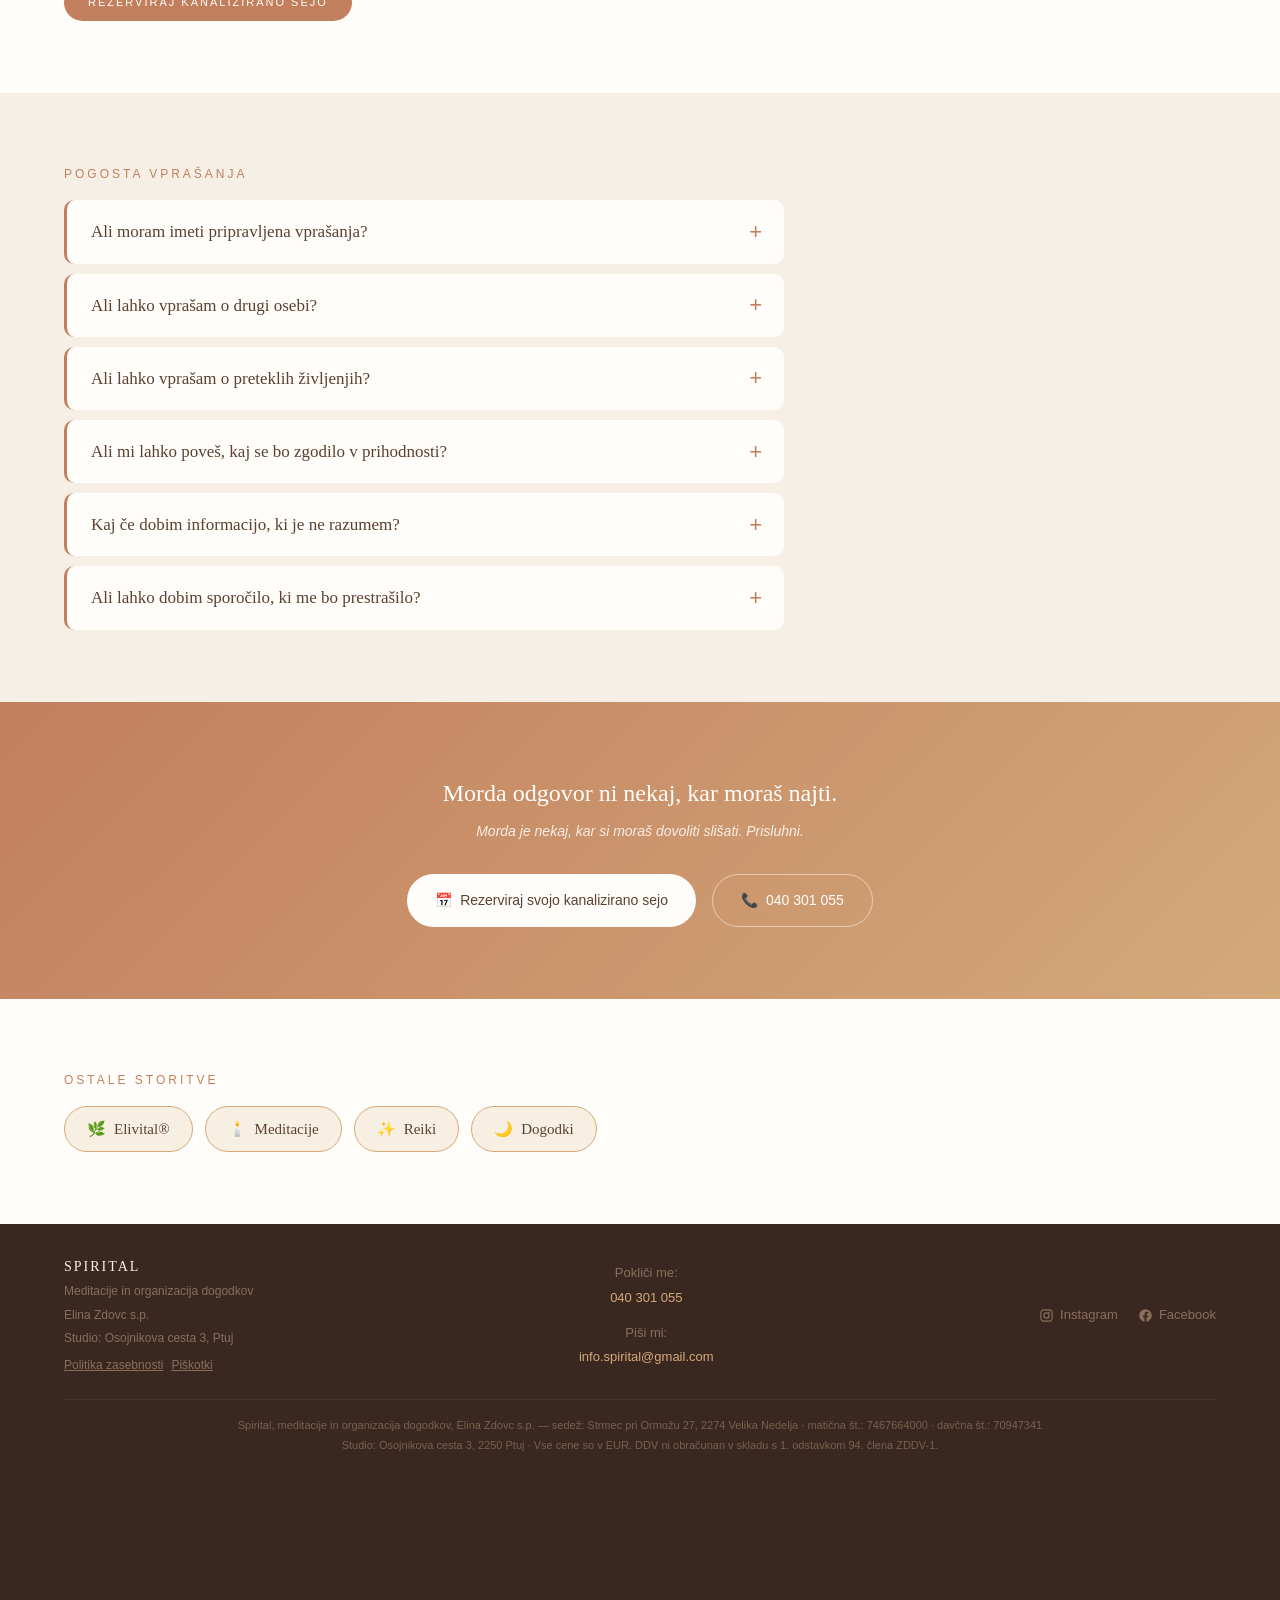
<file: storitve/kanaliziranje.html>
<!DOCTYPE html>
<html lang="sl">
<head>
  <meta charset="UTF-8">
  <!-- Google tag (gtag.js) — loaded only after the visitor accepts analytics (see js/consent.js); nothing is sent to Google before that -->
  <script>
    window.dataLayer = window.dataLayer || [];
    function gtag(){dataLayer.push(arguments);}
    var ssConsentStored = 'denied';
    try { if (localStorage.getItem('ss-consent') === 'granted') ssConsentStored = 'granted'; } catch (e) {}
    gtag('consent', 'default', {
      'analytics_storage': ssConsentStored,
      'ad_storage': 'denied',
      'ad_user_data': 'denied',
      'ad_personalization': 'denied'
    });
    // js/config are queued only once consent is granted, so GA's first hit
    // already carries the granted state (also when accepting mid-page)
    window.ssLoadGtag = function () {
      if (window.ssGtagLoaded) return;
      window.ssGtagLoaded = true;
      gtag('js', new Date());
      gtag('config', 'G-9NQNE734RS');
      var s = document.createElement('script');
      s.async = true;
      s.src = 'https://www.googletagmanager.com/gtag/js?id=G-9NQNE734RS';
      document.head.appendChild(s);
    };
    if (ssConsentStored === 'granted') ssLoadGtag();
  </script>
  <meta name="viewport" content="width=device-width, initial-scale=1.0">
  <title>Kanaliziranje Ptuj — vpogled v svojo dušo | Spirital</title>
  <meta name="description" content="Kanaliziranje na Ptuju ali preko video klica z licenciranim medijem Celestial Inspiration — vpogled v tvojo dušo, življenjsko pot in pretekla življenja. 45 min, 88 €.">
  <meta property="og:title" content="Kanaliziranje Ptuj — vpogled v svojo dušo | Spirital">
  <meta property="og:description" content="Kanaliziranje na Ptuju ali preko video klica z licenciranim medijem Celestial Inspiration — vpogled v tvojo dušo, življenjsko pot in pretekla življenja. 45 min, 88 €.">
  <meta property="og:image" content="https://studiospirital.si/images/kanaliziranje3.jpg">
  <meta property="og:url" content="https://studiospirital.si/storitve/kanaliziranje.html">
  <meta property="og:type" content="website">
  <meta property="og:locale" content="sl_SI">
  <meta property="og:site_name" content="Spirital">
  <meta name="twitter:card" content="summary_large_image">
  <meta name="twitter:title" content="Kanaliziranje Ptuj — vpogled v svojo dušo | Spirital">
  <meta name="twitter:description" content="Kanaliziranje na Ptuju ali preko video klica z licenciranim medijem Celestial Inspiration — vpogled v tvojo dušo, življenjsko pot in pretekla življenja. 45 min, 88 €.">
  <meta name="twitter:image" content="https://studiospirital.si/images/kanaliziranje3.jpg">
  <link rel="canonical" href="https://studiospirital.si/storitve/kanaliziranje.html">
  <link rel="icon" type="image/png" href="../images/favicon.png">
  <link rel="shortcut icon" href="../favicon.ico">
  <link rel="stylesheet" href="../css/styles.css">
  <script src="../js/viewport.js"></script>
  <script type="application/ld+json">
{
 "@context": "https://schema.org",
 "@graph": [
  {
   "@type": "Service",
   "@id": "https://studiospirital.si/storitve/kanaliziranje.html#service",
   "name": "Kanaliziranje",
   "serviceType": "Duhovne seje",
   "description": "Kanaliziranje na Ptuju ali preko video klica z licenciranim medijem Celestial Inspiration — vpogled v tvojo dušo, življenjsko pot in pretekla življenja. 45 min, 88 €.",
   "url": "https://studiospirital.si/storitve/kanaliziranje.html",
   "image": "https://studiospirital.si/images/kanaliziranje3.jpg",
   "areaServed": {
    "@type": "City",
    "name": "Ptuj"
   },
   "provider": {
    "@type": "HealthAndBeautyBusiness",
    "@id": "https://studiospirital.si/#business",
    "name": "Spirital",
    "url": "https://studiospirital.si/",
    "telephone": "+38640301055"
   },
   "offers": [
    {
     "@type": "Offer",
     "name": "Kanalizirana seja (45 min)",
     "price": "88",
     "priceCurrency": "EUR"
    },
    {
     "@type": "Offer",
     "name": "Odgovor na 1–2 vprašanji",
     "price": "33",
     "priceCurrency": "EUR"
    }
   ]
  },
  {
   "@type": "FAQPage",
   "mainEntity": [
    {
     "@type": "Question",
     "name": "Ali moram imeti pripravljena vprašanja?",
     "acceptedAnswer": {
      "@type": "Answer",
      "text": "Ni obvezno, priporočam pa ti, da si vprašanja pripraviš vnaprej. Lahko pa jih napišeš oziroma zastaviš tudi direktno med kanaliziranjem."
     }
    },
    {
     "@type": "Question",
     "name": "Ali lahko vprašam o drugi osebi?",
     "acceptedAnswer": {
      "@type": "Answer",
      "text": "Lahko vprašanje postaviš v povezavi s svojim odnosom do te osebe. Ne posredujem pa informacij, ki posegajo v zasebnost, notranjost ali svobodno voljo druge osebe."
     }
    },
    {
     "@type": "Question",
     "name": "Ali lahko vprašam o preteklih življenjih?",
     "acceptedAnswer": {
      "@type": "Answer",
      "text": "Da. Pretekla življenja so lahko ena od tem kanalizirane seje."
     }
    },
    {
     "@type": "Question",
     "name": "Ali mi lahko poveš, kaj se bo zgodilo v prihodnosti?",
     "acceptedAnswer": {
      "@type": "Answer",
      "text": "Kanaliziranja ne izvajam kot napovedovanje prihodnosti. Prejete informacije se nanašajo na tvojo trenutno pot, potenciale in tisto, kar je zate pomembno razumeti v tem trenutku. Pride pa lahko kakšna jasnost tudi za prihodnost."
     }
    },
    {
     "@type": "Question",
     "name": "Kaj če dobim informacijo, ki je ne razumem?",
     "acceptedAnswer": {
      "@type": "Answer",
      "text": "Sporočila so podana na način, ki je čim bolj razumljiv in blizu osebi, ki jih prejema. Vedno pa imaš možnost postaviti podvprašanja med samim kanaliziranjem."
     }
    },
    {
     "@type": "Question",
     "name": "Ali lahko dobim sporočilo, ki me bo prestrašilo?",
     "acceptedAnswer": {
      "@type": "Answer",
      "text": "Sporočila iz celestialnega nivoja so vedno ljubeča in njihov namen je vedno predaja jasnosti v tvoje najvišje dobro. Večinoma ljudje ob sporočilih prepoznajo sami sebe in to lahko sproži čustva ganjenosti oziroma čustva, ki so jih potlačili globoko vase (lahko pride na primer občutek žalosti ob določeni prepoznavi). Te pa sporočila vodnikov vedno pomirijo in usmerijo v razrešitev določenega problema. Večina ljudi opisuje občutek olajšanosti po kanaliziranju."
     }
    }
   ]
  },
  {
   "@type": "BreadcrumbList",
   "itemListElement": [
    {
     "@type": "ListItem",
     "position": 1,
     "name": "Domov",
     "item": "https://studiospirital.si/"
    },
    {
     "@type": "ListItem",
     "position": 2,
     "name": "Storitve",
     "item": "https://studiospirital.si/#storitve"
    },
    {
     "@type": "ListItem",
     "position": 3,
     "name": "Kanaliziranje"
    }
   ]
  }
 ]
}
  </script>
</head>
<body>

  <nav class="nav" id="nav">
    <a href="../index.html" class="nav-logo">SPIRITAL<span class="nav-service" data-sl="Kanaliziranje" data-en="Channeling">Kanaliziranje</span></a>
    <ul class="nav-links" id="navLinks">
      <li><a href="../index.html" data-sl="Domov" data-en="Home">Domov</a></li>
      <li><a href="../elina.html" data-sl="O meni" data-en="About me">O meni</a></li>
      <li class="nav-has-sub">
        <a href="../index.html#storitve" aria-current="true" data-sl="Storitve" data-en="Services">Storitve</a>
        <ul class="nav-sub">
          <li><a href="elivital.html" data-sl="Elivital®" data-en="Elivital®">Elivital®</a></li>
          <li><a href="meditacije.html" data-sl="Meditacije" data-en="Meditations">Meditacije</a></li>
          <li><a href="reiki.html" data-sl="Reiki" data-en="Reiki">Reiki</a></li>
          <li><a href="kanaliziranje.html" aria-current="page" data-sl="Kanaliziranje" data-en="Channeling">Kanaliziranje</a></li>
        </ul>
      </li>
      <li><a href="../dogodki.html" data-sl="Dogodki" data-en="Events">Dogodki</a></li>
      <li><a href="../index.html#cenik" data-sl="Cenik" data-en="Prices">Cenik</a></li>
      <li><a href="#kontakt" data-sl="Kontakt" data-en="Contact">Kontakt</a></li>
      <li class="nav-lang"><button class="lang-toggle" id="langToggle">SL | EN</button></li>
    </ul>
    <a href="https://form.lime-booking.com/elina" target="_blank" rel="noopener" class="nav-book" data-sl="Rezerviraj" data-en="Book">Rezerviraj</a>
    <button class="nav-toggle" id="navToggle" aria-label="Meni" aria-expanded="false" aria-controls="navLinks"><span></span></button>
  </nav>

  <!-- HERO -->
  <section class="hero hero--service">
    <div class="hero-bg">
      <img src="../images/kanaliziranje3.webp" width="1672" height="941" fetchpriority="high" alt="Elina med kanaliziranjem sedi v svetlem prostoru, okoli nje je krog kart">
    </div>
    <div class="hero-overlay"></div>
    <div class="hero-content">
      <p class="hero-location" data-sl="Storitve" data-en="Services">Storitve</p>
      <h1 class="hero-title" data-sl="KANALIZIRANJE" data-en="CHANNELING">KANALIZIRANJE</h1>
      <p class="hero-tagline" data-sl="Ko želiš pogledati globlje." data-en="When you want to look deeper.">Ko želiš pogledati globlje.</p>
      <div class="hero-actions"><a href="https://form.lime-booking.com/elina" target="_blank" rel="noopener" class="btn-pill" data-sl="Rezerviraj termin" data-en="Book a session">Rezerviraj termin</a></div>
    </div>
  </section>

  <!-- INTRO -->
  <section class="section section--cream">
    <h2 class="section-label" data-sl="Kanaliziranje" data-en="Channeling">Kanaliziranje</h2>
    <div class="prose" data-lang="sl">
      <p class="prose-lead">Včasih odgovor že nekje v sebi poznamo, a ga prekrijejo dvomi, strahovi, pričakovanja, mnenja drugih in vsakodnevne misli.</p>
      <p>Kanaliziranje je prostor, kjer se za trenutek ustaviš in pogledaš globlje – v svojo dušo, svojo življenjsko pot in vprašanja, ki se ti trenutno odpirajo.</p>
      <p>Skozi kanaliziran proces se povezujem z različnimi duhovnimi vodniki, angeli in drugimi varuhi zavesti iz višjih nivojev obstoja ter prenašam informacije, ki se pokažejo za osebo, ki pride na kanaliziranje.</p>
      <p class="prose-lines">Kanaliziranje ni napovedovanje prihodnosti. Je prostor za jasnost, razumevanje in vpogled v to, kar je zate v tem trenutku pomembno.</p>
    </div>
    <div class="prose" data-lang="en" hidden>
      <p class="prose-lead">Sometimes we already know the answer somewhere inside, but it gets covered by doubts, fears, expectations, other people's opinions and everyday thoughts.</p>
      <p>Channeling is a space where you pause for a moment and look deeper — into your soul, your life path and the questions that are opening up for you right now.</p>
      <p>Through the channeling process I connect with various spirit guides, angels and other guardians of consciousness from higher levels of existence, and pass on the information that shows itself for the person who comes to the session.</p>
      <p class="prose-lines">Channeling is not predicting the future. It is a space for clarity, understanding and insight into what matters to you at this moment.</p>
    </div>
  </section>

  <!-- WHAT IS CHANNELING -->
  <section class="section section--white">
    <h2 class="section-label" data-sl="Kaj je kanaliziranje?" data-en="What is channeling?">Kaj je kanaliziranje?</h2>
    <div class="about-inner">
      <div class="prose" data-lang="sl">
        <p class="prose-lead">Kanaliziranje je intuitivna duhovna praksa, pri kateri se kot medij povezujem z višjimi nivoji zavesti in prenašam informacije, ki se skozi proces pokažejo za posamezno osebo.</p>
        <p>Pri svojem delu dostopam do astralnega in celestialnega nivoja, od koder črpam informacije, povezane z dušo, njeno potjo, izkušnjami in trenutnim življenjskim obdobjem.</p>
        <p>Vsako sporočilo je podano na način, ki je osebi razumljiv in blizu.</p>
      </div>
      <div class="prose" data-lang="en" hidden>
        <p class="prose-lead">Channeling is an intuitive spiritual practice in which, as a medium, I connect with higher levels of consciousness and pass on the information that shows itself for each individual person through the process.</p>
        <p>In my work I access the astral and celestial levels, from which I draw information connected to the soul, its path, its experiences and your current period of life.</p>
        <p>Every message is given in a way that is understandable and close to the person receiving it.</p>
      </div>
      <img src="../images/kanaliziranje-2.webp" width="1200" height="2013" loading="lazy" decoding="async" alt="Prostor za kanaliziranje s krogom kart v studiu Spirital" class="about-image gallery-img">
    </div>
  </section>

  <!-- CELESTIAL INSPIRATION -->
  <section class="section section--cream">
    <h2 class="section-label">Celestial Inspiration</h2>
    <div class="prose" data-lang="sl">
      <p class="prose-lead">Pri kanaliziranju uporabljam priznano metodo Celestial Inspiration.</p>
      <p>Sem licenciran medij Celestial Inspiration in sem zaključila izobraževanje Celestial Inspiration Master. To izobraževanje me je usposobilo za delo varuha in mojstra tehnologije kanaliziranja ter prenosa informacij iz celestialnega nivoja.</p>
      <p>Celestial Inspiration temelji na delu z različnimi nivoji zavesti ter povezovanju z duhovnimi vodniki, angeli in drugimi varuhi zavesti.</p>
      <p>Ta del mojega dela je pomemben, ker kanaliziranje zame ni zgolj intuitivno ugibanje ali interpretacija.</p>
      <p class="prose-lines">Je strukturiran način povezovanja in prenosa informacij, ki ga izvajam z veliko mero spoštovanja, odgovornosti in duhovne integritete.</p>
    </div>
    <div class="prose" data-lang="en" hidden>
      <p class="prose-lead">In my channeling I use the recognised Celestial Inspiration method.</p>
      <p>I am a licensed Celestial Inspiration medium and have completed the Celestial Inspiration Master training. This training qualified me to work as a guardian and master of the technology of channeling and of transmitting information from the celestial level.</p>
      <p>Celestial Inspiration is based on working with different levels of consciousness and connecting with spirit guides, angels and other guardians of consciousness.</p>
      <p>This part of my work matters, because for me channeling is not merely intuitive guessing or interpretation.</p>
      <p class="prose-lines">It is a structured way of connecting and transmitting information, which I practise with a great deal of respect, responsibility and spiritual integrity.</p>
    </div>
  </section>

  <!-- WHO I CONNECT WITH -->
  <section class="section section--white">
    <h2 class="section-label" data-sl="S kom se lahko povežem?" data-en="Who can I connect with?">S kom se lahko povežem?</h2>
    <div class="prose" data-lang="sl">
      <p>Pri kanaliziranju se lahko povežem z različnimi oblikami zavesti, med drugim s:</p>
      <ul>
        <li>tvojimi osebnimi angeli in vodniki,</li>
        <li>vnebovzetimi mojstri,</li>
        <li>nadangeli,</li>
        <li>duhovnimi vodniki in drugimi varuhi zavesti iz višjih nivojev obstoja.</li>
      </ul>
      <p>Vsaka oseba ima svojo energijo, svojo dušo in svojo pot, zato je tudi vsako kanaliziranje drugačno.</p>
      <p class="prose-lines">Sporočila niso vnaprej pripravljena.<br>Pokažejo se skozi proces in se nanašajo na tisto, kar je za posameznico v danem trenutku pomembno.</p>
    </div>
    <div class="prose" data-lang="en" hidden>
      <p>In channeling I can connect with various forms of consciousness, including:</p>
      <ul>
        <li>your personal angels and guides,</li>
        <li>ascended masters,</li>
        <li>archangels,</li>
        <li>spirit guides and other guardians of consciousness from higher levels of existence.</li>
      </ul>
      <p>Every person has their own energy, their own soul and their own path, so every channeling session is different too.</p>
      <p class="prose-lines">The messages are not prepared in advance.<br>They show themselves through the process and relate to what matters to that person at that moment.</p>
    </div>
  </section>

  <!-- THE BIGGER PICTURE -->
  <section class="section section--cream">
    <h2 class="section-label" data-sl="Dostop do širše slike tvoje duše" data-en="Access to the bigger picture of your soul">Dostop do širše slike tvoje duše</h2>
    <div class="prose" data-lang="sl">
      <p class="prose-lead">Pri kanaliziranju lahko dostopam do informacij, povezanih s tvojo dušo, njenimi izkušnjami in tvojo življenjsko potjo.</p>
      <p>To lahko vključuje:</p>
      <h3>Sedanjost</h3>
      <ul>
        <li>Kaj se trenutno dogaja v tvojem življenju?</li>
        <li>Zakaj se določena tema ponavlja?</li>
        <li>Kaj ti želi trenutna situacija pokazati?</li>
        <li>Kam je trenutno smiselno usmeriti svojo pozornost?</li>
      </ul>
      <h3>Preteklost</h3>
      <ul>
        <li>Od kod lahko izhaja določen vzorec?</li>
        <li>Katere izkušnje tvoje duše so lahko povezane s tem, kar doživljaš danes?</li>
      </ul>
      <p>Možna so tudi vprašanja o preteklih življenjih.</p>
      <h3>Prihodnost</h3>
      <p>Kanaliziranje lahko pokaže različne potenciale, možnosti in energije, povezane s tvojo potjo. Vendar ga ne uporabljam kot prerokovanje.</p>
      <p class="prose-lines">Prihodnost ni fiksna.<br>Kanaliziranje ti ne pove, kaj se bo zagotovo zgodilo.<br>Pokaže lahko, kaj je glede na tvoje trenutno stanje in tvojo pot pomembno razumeti zdaj.</p>
    </div>
    <div class="prose" data-lang="en" hidden>
      <p class="prose-lead">In channeling I can access information connected to your soul, its experiences and your life path.</p>
      <p>This can include:</p>
      <h3>The present</h3>
      <ul>
        <li>What is happening in your life right now?</li>
        <li>Why does a certain theme keep repeating?</li>
        <li>What is your current situation trying to show you?</li>
        <li>Where does it make sense to direct your attention right now?</li>
      </ul>
      <h3>The past</h3>
      <ul>
        <li>Where might a certain pattern come from?</li>
        <li>Which experiences of your soul may be connected to what you are going through today?</li>
      </ul>
      <p>Questions about past lives are also possible.</p>
      <h3>The future</h3>
      <p>Channeling can show different potentials, possibilities and energies connected to your path. But I don't use it as prophecy.</p>
      <p class="prose-lines">The future is not fixed.<br>Channeling doesn't tell you what will definitely happen.<br>It can show what, given your current state and your path, is important to understand now.</p>
    </div>
  </section>

  <!-- WHAT THE GUIDES PASS ON -->
  <section class="section section--white">
    <h2 class="section-label" data-sl="Kaj ti bodo vodniki predali?" data-en="What will the guides pass on to you?">Kaj ti bodo vodniki predali?</h2>
    <div class="prose" data-lang="sl">
      <p class="prose-lead">Pri kanaliziranju ne gre za to, da bi dobila vse informacije, ki bi jih bilo mogoče dobiti.</p>
      <p>Dobiš tisto, kar si v tem trenutku pripravljena slišati, sprejeti in sprocesirati na nivoju duše.</p>
      <p>Sporočila se lahko nanašajo na tvojo trenutno situacijo, odnose, življenjsko pot, družino, notranje procese, pretekle izkušnje ali druge teme, ki so zate pomembne.</p>
      <p>Pomembno pa je tudi, česa kanaliziranje ne počne. Vodniki ne bodo predali informacij, ki bi bile namenjene temu, da bi te spravile v strah, paniko ali nelagodje.</p>
      <p class="prose-lines">Sporočila prihajajo na način, ki je ljubeč, jasen in prilagojen osebi, ki jih prejema.</p>
    </div>
    <div class="prose" data-lang="en" hidden>
      <p class="prose-lead">Channeling isn't about receiving every piece of information that could possibly be received.</p>
      <p>You receive what you are ready, at this moment, to hear, accept and process on a soul level.</p>
      <p>The messages may relate to your current situation, relationships, life path, family, inner processes, past experiences or other themes that matter to you.</p>
      <p>It's also important to know what channeling doesn't do. The guides will not pass on information meant to put you into fear, panic or discomfort.</p>
      <p class="prose-lines">The messages come in a way that is loving, clear and tailored to the person receiving them.</p>
    </div>
  </section>

  <!-- WHAT YOU CAN ASK -->
  <section class="section section--cream">
    <h2 class="section-label" data-sl="Kaj lahko vprašaš?" data-en="What can you ask?">Kaj lahko vprašaš?</h2>
    <div class="prose" data-lang="sl">
      <p class="prose-lead">Na kanaliziranju lahko vprašaš praktično karkoli, kar se nanaša nate, tvojo dušo in tvojo življenjsko pot.</p>
      <p>Na primer:</p>
      <h3>❤️ Odnosi</h3>
      <ul>
        <li>Česa me ta odnos uči?</li>
        <li>Zakaj se v določenem odnosu ponavlja določen (karmični) vzorec?</li>
        <li>Kako lahko delujem, da se ta odnos izboljša?</li>
        <li>Kaj je pomembno, da razumem o svojem odnosu z določeno osebo?</li>
      </ul>
      <h3>🌿 Življenjska pot</h3>
      <ul>
        <li>Kam me trenutno vodi moja pot?</li>
        <li>Kaj me zadržuje?</li>
        <li>Kje je moj potencial?</li>
        <li>Katero področje mojega življenja potrebuje mojo pozornost?</li>
      </ul>
      <h3>✨ Duša</h3>
      <ul>
        <li>Kaj moja duša trenutno potrebuje?</li>
        <li>Zakaj sem izbrala določene življenjske izkušnje?</li>
        <li>Česa se je moja duša prišla naučiti v to življenje?</li>
        <li>Kaj je moje dušno poslanstvo?</li>
      </ul>
      <h3>🌙 Pretekla življenja</h3>
      <ul>
        <li>Ali so določeni vzorci povezani z izkušnjami preteklih življenj?</li>
        <li>Katere dušne darove sem prinesla s seboj iz preteklih življenj?</li>
        <li>Ali je določen odnos povezan s prejšnjim življenjem?</li>
        <li>Ali nek moj neutemeljen strah izvira iz preteklega življenja?</li>
      </ul>
      <h3>👨‍👩‍👧 Družina in bližnji</h3>
      <ul>
        <li>Kaj se skozi določene družinske odnose dogaja zame?</li>
        <li>Kaj mi določen odnos z bližnjo osebo kaže?</li>
        <li>Kaj je moja vloga v določenem odnosu?</li>
      </ul>
    </div>
    <div class="prose" data-lang="en" hidden>
      <p class="prose-lead">In a channeling session you can ask practically anything that relates to you, your soul and your life path.</p>
      <p>For example:</p>
      <h3>❤️ Relationships</h3>
      <ul>
        <li>What is this relationship teaching me?</li>
        <li>Why does a certain (karmic) pattern keep repeating in a particular relationship?</li>
        <li>How can I act so that this relationship improves?</li>
        <li>What is important for me to understand about my relationship with a certain person?</li>
      </ul>
      <h3>🌿 Life path</h3>
      <ul>
        <li>Where is my path leading me right now?</li>
        <li>What is holding me back?</li>
        <li>Where does my potential lie?</li>
        <li>Which area of my life needs my attention?</li>
      </ul>
      <h3>✨ Soul</h3>
      <ul>
        <li>What does my soul need right now?</li>
        <li>Why did I choose certain life experiences?</li>
        <li>What did my soul come to learn in this life?</li>
        <li>What is my soul's mission?</li>
      </ul>
      <h3>🌙 Past lives</h3>
      <ul>
        <li>Are certain patterns connected to experiences from past lives?</li>
        <li>Which soul gifts did I bring with me from past lives?</li>
        <li>Is a certain relationship connected to a previous life?</li>
        <li>Does an unfounded fear of mine originate in a past life?</li>
      </ul>
      <h3>👨‍👩‍👧 Family and loved ones</h3>
      <ul>
        <li>What is happening for me through certain family relationships?</li>
        <li>What is a particular relationship with someone close showing me?</li>
        <li>What is my role in a particular relationship?</li>
      </ul>
    </div>
  </section>

  <!-- ETHICS -->
  <section class="section section--white">
    <h2 class="section-label" data-sl="Duhovna etika in integriteta" data-en="Spiritual ethics and integrity">Duhovna etika in integriteta</h2>
    <div class="prose" data-lang="sl">
      <p class="prose-lead">Pri kanaliziranju je zame zelo pomembna svoboda in integriteta vsakega človeka.</p>
      <p>Zato lahko prejemam informacije, ki se nanašajo nate in na tvojo pot. Ne morem pa kanalizirati informacij, ki niso namenjene tebi.</p>
      <p>Če bi na primer želela izvedeti, kaj določena druga oseba misli, čuti, počne ali kakšne skrivnosti ima, tega ne bom posredovala.</p>
      <p>Ne zato, ker vprašanja ne bi bilo mogoče postaviti. Ampak zato, ker tuja notranjost ni tvoja informacija. Takšno delo bi bilo v nasprotju z načeli duhovne etike in integritete človeka.</p>
      <p class="prose-lines">Kanaliziranje je namenjeno tebi.<br>Tvoji poti.<br>Tvojemu razumevanju.<br>Tvoji rasti.</p>
    </div>
    <div class="prose" data-lang="en" hidden>
      <p class="prose-lead">In channeling, the freedom and integrity of every person is very important to me.</p>
      <p>That is why I can receive information that relates to you and your path. But I cannot channel information that isn't meant for you.</p>
      <p>If, for example, you wanted to find out what another person thinks, feels or does, or what secrets they have, I won't pass that on.</p>
      <p>Not because the question can't be asked. But because someone else's inner world is not your information. Work like that would go against the principles of spiritual ethics and human integrity.</p>
      <p class="prose-lines">Channeling is meant for you.<br>Your path.<br>Your understanding.<br>Your growth.</p>
    </div>
  </section>

  <!-- HOW IT WORKS -->
  <section class="section section--cream">
    <h2 class="section-label" data-sl="Kako poteka kanalizirana seja?" data-en="How does a channeling session work?">Kako poteka kanalizirana seja?</h2>
    <ol class="steps" data-lang="sl">
      <li>
        <h3>Prideš s svojimi vprašanji</h3>
        <p>S seboj si prineseš napisana vprašanja, ki mi jih ne rabiš predati, ampak jih imaš zase, da se spomniš vseh tem, ki te zanimajo.</p>
        <p>Priporočam ti, da jih napišeš oziroma zastaviš čim bolj konkretno, da boš prejela tudi zelo konkretne odgovore.</p>
      </li>
      <li>
        <h3>Ustvariva prostor</h3>
        <p>Za trenutek se umiriva. Svojo pozornost usmeriš vase in na svoja vprašanja, ki jih želiš raziskati.</p>
      </li>
      <li>
        <h3>Povezava in kanaliziranje</h3>
        <p>Vzpostavim povezavo z višjimi nivoji zavesti in začnem sprejemati informacije, ki se pokažejo za tvojo dušo.</p>
        <p>Najprej ti predam uvodno sporočilo tvojih osebnih angelov, ki ti osvetli precej velik del tvojih dvomov o sebi in velikokrat odgovori že na nekaj tvojih vprašanj.</p>
      </li>
      <li>
        <h3>Vprašanja in poglobitev</h3>
        <p>Srečanje ni samo enosmerno posredovanje sporočil. Lahko postavljaš vprašanja, podvprašanja, poveš, kaj te je nagovorilo, in dodaš kontekst. Tako lahko določeno temo skupaj pogledava še globlje.</p>
      </li>
      <li>
        <h3>Zaključek</h3>
        <p>Kot medij potrebujem veliko prostora in časa, da se po seansi prizemljim. Zato se kmalu po kanaliziranju posloviva, ostaneva pa na vezi. V kolikor se ti poraja še kakšna dilema ali nejasnost ali se ti je morda odprl kakšen čustven proces, lahko le-to skomunicirava tudi kasneje.</p>
        <p>Ostanem tukaj zate.</p>
      </li>
    </ol>
    <ol class="steps" data-lang="en" hidden>
      <li>
        <h3>You come with your questions</h3>
        <p>Bring your questions written down. You don't need to hand them to me — they're for you, so you remember all the themes you're curious about.</p>
        <p>I recommend writing or framing them as concretely as possible, so that you also receive very concrete answers.</p>
      </li>
      <li>
        <h3>We create the space</h3>
        <p>We settle for a moment. You turn your attention inwards and to the questions you want to explore.</p>
      </li>
      <li>
        <h3>Connection and channeling</h3>
        <p>I establish a connection with higher levels of consciousness and begin receiving the information that shows itself for your soul.</p>
        <p>First I pass on an introductory message from your personal angels, which sheds light on a fairly large part of your doubts about yourself and often already answers several of your questions.</p>
      </li>
      <li>
        <h3>Questions and going deeper</h3>
        <p>The session isn't just a one-way delivery of messages. You can ask questions and follow-up questions, tell me what resonated with you and add context. That way we can look at a particular theme even more deeply together.</p>
      </li>
      <li>
        <h3>Closing</h3>
        <p>As a medium I need a lot of space and time to ground myself after a session. So we say goodbye soon after the channeling, but we stay in touch. If a dilemma or something unclear comes up afterwards, or an emotional process has opened up for you, we can talk it through later too.</p>
        <p>I'm here for you.</p>
      </li>
    </ol>
    <div class="prose prose--after" data-lang="sl">
      <p>Celotno predajo sporočil si lahko tudi posnameš kot glasovno sporočilo. Namenjeno je tebi, da ga ponovno poslušaš in morda kasneje ozavestiš še kakšno drugo informacijo, ki ti je bila predana.</p>
      <p class="prose-lines">Sporočilo je tudi izjemno močna energijska podpora.</p>
    </div>
    <div class="prose prose--after" data-lang="en" hidden>
      <p>You can also record the whole session as a voice message. It's meant for you, so you can listen to it again and perhaps later become aware of other information that was passed on to you.</p>
      <p class="prose-lines">The message is also a remarkably strong energetic support.</p>
    </div>
  </section>

  <!-- NOT FORTUNE-TELLING -->
  <section class="section section--white">
    <h2 class="section-label" data-sl="Kanaliziranje ni napovedovanje prihodnosti" data-en="Channeling is not predicting the future">Kanaliziranje ni napovedovanje prihodnosti</h2>
    <div class="prose" data-lang="sl">
      <p class="prose-lead">To je pomembno. Ne želim ti povedati, kaj se bo zagotovo zgodilo.</p>
      <p>Tvoja prihodnost ni nekaj, kar bi namesto tebe določila druga oseba.</p>
      <p>Kanaliziranje je namenjeno jasnosti v tem trenutku. Tisto, kar prejmeš, je povezano s tvojim trenutnim stanjem, tvojo pripravljenostjo in tem, kar je na tvoji poti v danem trenutku pomembno za tvoje najvišje dobro.</p>
      <ul>
        <li>Lahko ti pokaže novo perspektivo.</li>
        <li>Lahko pomaga razumeti določen vzorec.</li>
        <li>Lahko odpre vprašanje, na katerega prej nisi pomislila.</li>
        <li>Lahko potrdi nekaj, kar že dolgo čutiš.</li>
      </ul>
      <p class="prose-lines">Odločitev, kaj boš s prejetim naredila, pa je vedno tvoja.</p>
    </div>
    <div class="prose" data-lang="en" hidden>
      <p class="prose-lead">This matters. I don't want to tell you what will definitely happen.</p>
      <p>Your future isn't something another person decides for you.</p>
      <p>Channeling is meant for clarity in this moment. What you receive is connected to your current state, your readiness and what, on your path, matters for your highest good at this moment.</p>
      <ul>
        <li>It can show you a new perspective.</li>
        <li>It can help you understand a certain pattern.</li>
        <li>It can open a question you hadn't thought of before.</li>
        <li>It can confirm something you've felt for a long time.</li>
      </ul>
      <p class="prose-lines">But the decision about what you do with what you receive is always yours.</p>
    </div>
  </section>

  <!-- IS IT FOR YOU -->
  <section class="section section--cream">
    <h2 class="section-label" data-sl="Je kanaliziranje zate?" data-en="Is channeling for you?">Je kanaliziranje zate?</h2>
    <div class="prose" data-lang="sl">
      <p>Morda je pravi trenutek, če:</p>
      <ul>
        <li>se nahajaš na življenjskem razpotju,</li>
        <li>se ti ponavlja določen vzorec,</li>
        <li>čutiš, da je v določeni situaciji nekaj več,</li>
        <li>želiš razumeti svojo življenjsko ali dušno pot,</li>
        <li>te zanimajo pretekla življenja,</li>
        <li>želiš globlje razumeti določene odnose,</li>
        <li>imaš vprašanje, na katerega sama trenutno ne najdeš odgovora,</li>
        <li>ali preprosto čutiš, da želiš pogledati globlje.</li>
      </ul>
    </div>
    <div class="prose" data-lang="en" hidden>
      <p>It may be the right moment if:</p>
      <ul>
        <li>you are at a crossroads in life,</li>
        <li>a certain pattern keeps repeating for you,</li>
        <li>you feel there is something more to a particular situation,</li>
        <li>you want to understand your life path or soul path,</li>
        <li>you are curious about past lives,</li>
        <li>you want to understand certain relationships more deeply,</li>
        <li>you have a question you can't find the answer to on your own right now,</li>
        <li>or you simply feel that you want to look deeper.</li>
      </ul>
    </div>
  </section>

  <!-- BOOK -->
  <section class="section section--white">
    <h2 class="section-label" data-sl="Rezerviraj kanalizirano sejo" data-en="Book a channeling session">Rezerviraj kanalizirano sejo</h2>
    <div class="prose" data-lang="sl">
      <p class="prose-lead">Tvoj vpogled se začne z enim vprašanjem.</p>
      <p class="prose-lines">Kaj želiš danes vprašati svojo dušo?</p>
    </div>
    <div class="prose" data-lang="en" hidden>
      <p class="prose-lead">Your insight begins with a single question.</p>
      <p class="prose-lines">What would you like to ask your soul today?</p>
    </div>
    <div class="price-groups info-box">
      <div class="price-group">
        <h3 class="price-group-title" data-sl="Kanalizirana seja" data-en="Channeling session">Kanalizirana seja</h3>
        <div class="price-row">
          <span class="price-row-label" data-sl="Trajanje" data-en="Duration">Trajanje</span>
          <span class="price-row-value price-row-value--free">45 min</span>
        </div>
        <div class="price-row">
          <span class="price-row-label" data-sl="Lokacija" data-en="Location">Lokacija</span>
          <span class="price-row-value price-row-value--free" data-sl="Studio Spirital ali preko video klica" data-en="Studio Spirital or via video call">Studio Spirital ali preko video klica</span>
        </div>
        <div class="price-row">
          <span class="price-row-label" data-sl="Kanalizirana seja (45 min)" data-en="Channeling session (45 min)">Kanalizirana seja (45 min)</span>
          <span class="price-row-value">88 €</span>
        </div>
        <div class="price-row">
          <span class="price-row-label" data-sl="Odgovor na 1–2 vprašanji" data-en="Answer to 1–2 questions">Odgovor na 1–2 vprašanji</span>
          <span class="price-row-value">33 €</span>
        </div>
      </div>
    </div>
    <div class="prose">
      <p data-sl="Po rezervaciji prejmeš vse informacije o prihodu in pripravi." data-en="After booking you'll receive all the information about getting here and preparing.">Po rezervaciji prejmeš vse informacije o prihodu in pripravi.</p>
      <a href="https://form.lime-booking.com/elina" target="_blank" rel="noopener" class="btn-pill" data-sl="Rezerviraj kanalizirano sejo" data-en="Book a channeling session">Rezerviraj kanalizirano sejo</a>
    </div>
  </section>

  <!-- FAQ -->
  <section class="section section--cream">
    <h2 class="section-label" data-sl="Pogosta vprašanja" data-en="Frequently asked questions">Pogosta vprašanja</h2>
    <div class="faq">
      <details>
        <summary data-sl="Ali moram imeti pripravljena vprašanja?" data-en="Do I need to have questions prepared?">Ali moram imeti pripravljena vprašanja?</summary>
        <p data-lang="sl">Ni obvezno, priporočam pa ti, da si vprašanja pripraviš vnaprej. Lahko pa jih napišeš oziroma zastaviš tudi direktno med kanaliziranjem.</p>
        <p data-lang="en" hidden>It isn't required, but I recommend preparing your questions in advance. You can also write them down or ask them directly during the channeling.</p>
      </details>
      <details>
        <summary data-sl="Ali lahko vprašam o drugi osebi?" data-en="Can I ask about another person?">Ali lahko vprašam o drugi osebi?</summary>
        <p data-lang="sl">Lahko vprašanje postaviš v povezavi s svojim odnosom do te osebe. Ne posredujem pa informacij, ki posegajo v zasebnost, notranjost ali svobodno voljo druge osebe.</p>
        <p data-lang="en" hidden>You can ask a question in connection with your relationship to that person. But I don't pass on information that intrudes on another person's privacy, inner world or free will.</p>
      </details>
      <details>
        <summary data-sl="Ali lahko vprašam o preteklih življenjih?" data-en="Can I ask about past lives?">Ali lahko vprašam o preteklih življenjih?</summary>
        <p data-lang="sl">Da. Pretekla življenja so lahko ena od tem kanalizirane seje.</p>
        <p data-lang="en" hidden>Yes. Past lives can be one of the themes of a channeling session.</p>
      </details>
      <details>
        <summary data-sl="Ali mi lahko poveš, kaj se bo zgodilo v prihodnosti?" data-en="Can you tell me what will happen in the future?">Ali mi lahko poveš, kaj se bo zgodilo v prihodnosti?</summary>
        <p data-lang="sl">Kanaliziranja ne izvajam kot napovedovanje prihodnosti. Prejete informacije se nanašajo na tvojo trenutno pot, potenciale in tisto, kar je zate pomembno razumeti v tem trenutku. Pride pa lahko kakšna jasnost tudi za prihodnost.</p>
        <p data-lang="en" hidden>I don't practise channeling as predicting the future. The information you receive relates to your current path, your potentials and what is important for you to understand at this moment. That said, some clarity about the future can come through as well.</p>
      </details>
      <details>
        <summary data-sl="Kaj če dobim informacijo, ki je ne razumem?" data-en="What if I receive information I don't understand?">Kaj če dobim informacijo, ki je ne razumem?</summary>
        <p data-lang="sl">Sporočila so podana na način, ki je čim bolj razumljiv in blizu osebi, ki jih prejema. Vedno pa imaš možnost postaviti podvprašanja med samim kanaliziranjem.</p>
        <p data-lang="en" hidden>The messages are given in a way that is as understandable and close as possible to the person receiving them. And you can always ask follow-up questions during the channeling itself.</p>
      </details>
      <details>
        <summary data-sl="Ali lahko dobim sporočilo, ki me bo prestrašilo?" data-en="Could I receive a message that frightens me?">Ali lahko dobim sporočilo, ki me bo prestrašilo?</summary>
        <p data-lang="sl">Sporočila iz celestialnega nivoja so vedno ljubeča in njihov namen je vedno predaja jasnosti v tvoje najvišje dobro. Večinoma ljudje ob sporočilih prepoznajo sami sebe in to lahko sproži čustva ganjenosti oziroma čustva, ki so jih potlačili globoko vase (lahko pride na primer občutek žalosti ob določeni prepoznavi). Te pa sporočila vodnikov vedno pomirijo in usmerijo v razrešitev določenega problema. Večina ljudi opisuje občutek olajšanosti po kanaliziranju.</p>
        <p data-lang="en" hidden>Messages from the celestial level are always loving, and their purpose is always to bring clarity for your highest good. Most people recognise themselves in the messages, and this can stir feelings of being deeply moved, or emotions they had pushed down deep inside (for example, a feeling of sadness at a certain recognition). But the guides' messages always calm you and point you towards resolving the issue. Most people describe a feeling of relief after channeling.</p>
      </details>
    </div>
  </section>

  <!-- CTA -->
  <div class="contact-section">
    <h2 class="contact-title" data-sl="Morda odgovor ni nekaj, kar moraš najti." data-en="Perhaps the answer isn't something you have to find.">Morda odgovor ni nekaj, kar moraš najti.</h2>
    <p class="contact-subtitle" data-sl="Morda je nekaj, kar si moraš dovoliti slišati. Prisluhni." data-en="Perhaps it's something you need to allow yourself to hear. Listen.">Morda je nekaj, kar si moraš dovoliti slišati. Prisluhni.</p>
    <div class="contact-actions">
      <a href="https://form.lime-booking.com/elina" target="_blank" rel="noopener" class="contact-btn">
        <span>📅</span>
        <span data-sl="Rezerviraj svojo kanalizirano sejo" data-en="Book your channeling session">Rezerviraj svojo kanalizirano sejo</span>
      </a>
      <a href="tel:+38640301055" class="contact-btn contact-btn--outline">
        <span>📞</span>
        <span>040 301 055</span>
      </a>
    </div>
  </div>

  <!-- RELATED SERVICES -->
  <section class="section section--white">
    <h2 class="section-label" data-sl="Ostale storitve" data-en="Other services">Ostale storitve</h2>
    <div class="related-pills">
      <a href="elivital.html" class="related-pill"><span>🌿</span><span>Elivital®</span></a>
      <a href="meditacije.html" class="related-pill"><span>🕯️</span><span data-sl="Meditacije" data-en="Meditations">Meditacije</span></a>
      <a href="reiki.html" class="related-pill"><span>✨</span><span>Reiki</span></a>
      <a href="../dogodki.html" class="related-pill"><span>🌙</span><span data-sl="Dogodki" data-en="Events">Dogodki</span></a>
    </div>
  </section>

  <footer class="footer" id="kontakt">
    <div>
      <div class="footer-brand">SPIRITAL</div>
      <div class="footer-location" data-sl="Meditacije in organizacija dogodkov" data-en="Meditations and event organisation">Meditacije in organizacija dogodkov</div>
      <div class="footer-location">Elina Zdovc s.p.</div>
      <div class="footer-location" data-sl="Studio: Osojnikova cesta 3, Ptuj" data-en="Studio: Osojnikova cesta 3, Ptuj, Slovenia">Studio: Osojnikova cesta 3, Ptuj</div>
      <div class="footer-legal"><a href="../politika-zasebnosti.html" data-sl="Politika zasebnosti" data-en="Privacy Policy">Politika zasebnosti</a></div>
    </div>
    <div class="footer-contact">
      <div data-sl="Pokliči me:" data-en="Call me:">Pokliči me:</div>
      <div class="footer-phone"><a href="tel:+38640301055">040 301 055</a></div>
      <div class="footer-contact-label" data-sl="Piši mi:" data-en="Write to me:">Piši mi:</div>
      <div class="footer-email"><a href="mailto:info.spirital@gmail.com">info.spirital@gmail.com</a></div>
    </div>
    <div class="footer-links">
      <a href="https://www.instagram.com/studiospirital/" target="_blank" rel="noopener"><svg viewBox="0 0 24 24" aria-hidden="true"><path d="M12 2c-2.72 0-3.06.01-4.12.06-1.06.05-1.79.22-2.43.47-.66.26-1.22.6-1.77 1.16-.56.55-.9 1.11-1.16 1.77-.25.64-.42 1.37-.47 2.43C2 8.94 2 9.28 2 12s.01 3.06.06 4.12c.05 1.06.22 1.79.47 2.43.26.66.6 1.22 1.16 1.77.55.56 1.11.9 1.77 1.16.64.25 1.37.42 2.43.47C8.94 22 9.28 22 12 22s3.06-.01 4.12-.06c1.06-.05 1.79-.22 2.43-.47.66-.26 1.22-.6 1.77-1.16.56-.55.9-1.11 1.16-1.77.25-.64.42-1.37.47-2.43.05-1.06.06-1.4.06-4.12s-.01-3.06-.06-4.12c-.05-1.06-.22-1.79-.47-2.43-.26-.66-.6-1.22-1.16-1.77-.55-.56-1.11-.9-1.77-1.16-.64-.25-1.37-.42-2.43-.47C15.06 2.01 14.72 2 12 2zm0 1.8c2.67 0 2.99.01 4.04.06.98.04 1.5.2 1.85.34.47.18.8.4 1.15.75.35.35.57.68.75 1.15.14.36.3.87.34 1.85.05 1.05.06 1.37.06 4.04s-.01 2.99-.06 4.04c-.04.98-.2 1.5-.34 1.85-.18.47-.4.8-.75 1.15-.35.35-.68.57-1.15.75-.36.14-.87.3-1.85.34-1.05.05-1.37.06-4.04.06s-2.99-.01-4.04-.06c-.98-.04-1.5-.2-1.85-.34-.47-.18-.8-.4-1.15-.75-.35-.35-.57-.68-.75-1.15-.14-.36-.3-.87-.34-1.85C3.81 14.99 3.8 14.67 3.8 12s.01-2.99.06-4.04c.04-.98.2-1.5.34-1.85.18-.47.4-.8.75-1.15.35-.35.68-.57 1.15-.75.36-.14.87-.3 1.85-.34C9.01 3.81 9.33 3.8 12 3.8zm0 3.07a5.13 5.13 0 1 0 0 10.26 5.13 5.13 0 0 0 0-10.26zm0 8.46a3.33 3.33 0 1 1 0-6.66 3.33 3.33 0 0 1 0 6.66zm5.34-8.66a1.2 1.2 0 1 1-2.4 0 1.2 1.2 0 0 1 2.4 0z"/></svg>Instagram</a>
      <a href="https://www.facebook.com/profile.php?id=61587043018835" target="_blank" rel="noopener"><svg viewBox="0 0 24 24" aria-hidden="true"><path d="M22 12.06C22 6.51 17.52 2 12 2S2 6.51 2 12.06c0 5 3.66 9.15 8.44 9.94v-7.03H7.9v-2.91h2.54V9.85c0-2.51 1.49-3.9 3.77-3.9 1.09 0 2.24.2 2.24.2v2.46h-1.26c-1.24 0-1.63.77-1.63 1.56v1.88h2.78l-.44 2.91h-2.34V22c4.78-.79 8.44-4.94 8.44-9.94z"/></svg>Facebook</a>
    </div>
    <div class="footer-legalinfo" data-lang="sl">Spirital, meditacije in organizacija dogodkov, Elina Zdovc s.p. — sedež: Strmec pri Ormožu 27, 2274 Velika Nedelja · matična št.: 7467664000 · davčna št.: 70947341<br>Studio: Osojnikova cesta 3, 2250 Ptuj · Vse cene so v EUR. DDV ni obračunan v skladu s 1. odstavkom 94. člena ZDDV-1.</div>
    <div class="footer-legalinfo" data-lang="en" hidden>Spirital, meditacije in organizacija dogodkov, Elina Zdovc s.p. — registered seat: Strmec pri Ormožu 27, 2274 Velika Nedelja, Slovenia · reg. no.: 7467664000 · tax no.: 70947341<br>Studio: Osojnikova cesta 3, 2250 Ptuj, Slovenia · All prices are in EUR. VAT is not charged pursuant to Art. 94(1) of the Slovenian VAT Act (ZDDV-1).</div>
  </footer>

  <!-- LIGHTBOX -->
  <div class="lightbox" id="lightbox" aria-hidden="true">
    <button class="lightbox-close" aria-label="Close">&times;</button>
    <img class="lightbox-img" alt="">
  </div>

  <script src="../js/lang.js"></script>
  <script src="../js/nav.js"></script>
  <script src="../js/consent.js"></script>
  <script src="../js/lightbox.js"></script>
</body>
</html>
</file>
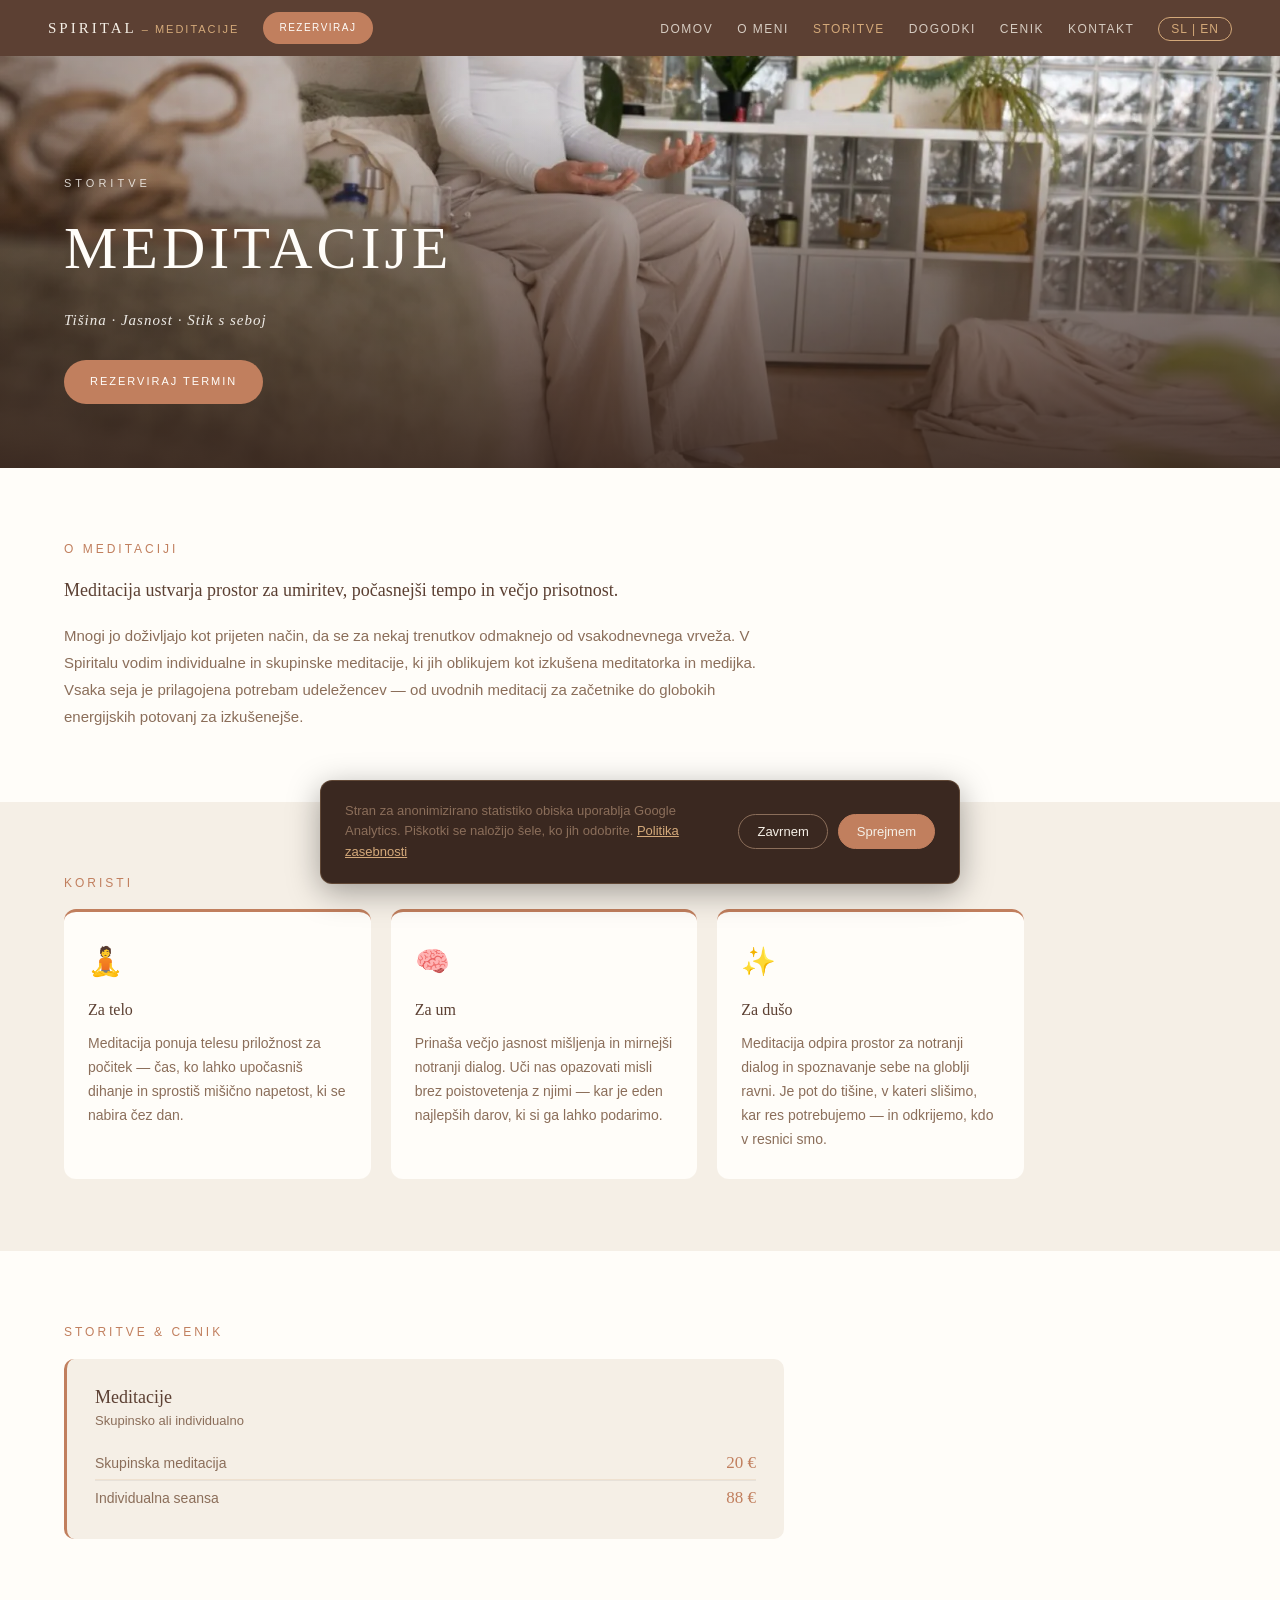
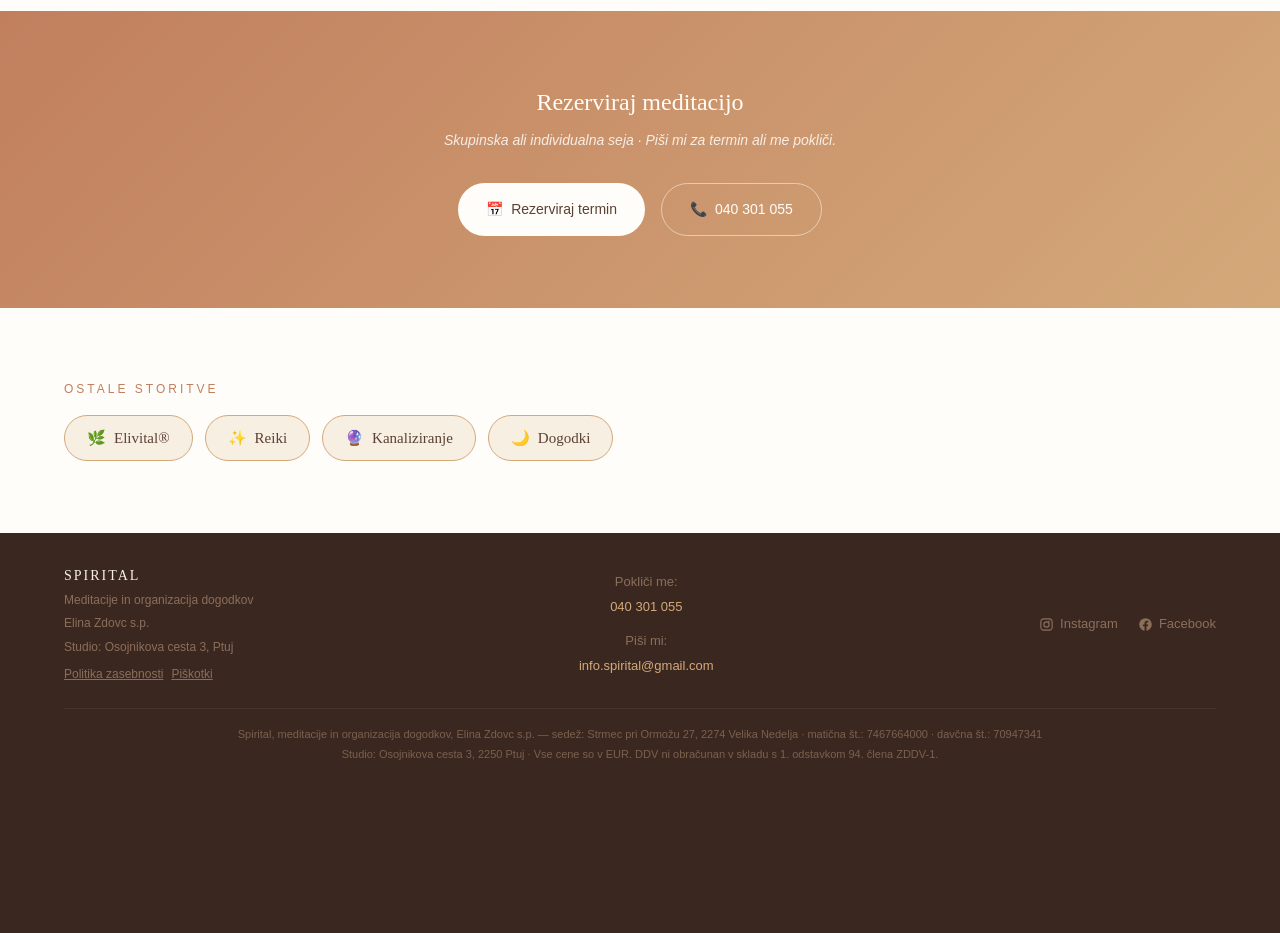
<file: storitve/meditacije.html>
<!DOCTYPE html>
<html lang="sl">
<head>
  <meta charset="UTF-8">
  <!-- Google tag (gtag.js) — loaded only after the visitor accepts analytics (see js/consent.js); nothing is sent to Google before that -->
  <script>
    window.dataLayer = window.dataLayer || [];
    function gtag(){dataLayer.push(arguments);}
    var ssConsentStored = 'denied';
    try { if (localStorage.getItem('ss-consent') === 'granted') ssConsentStored = 'granted'; } catch (e) {}
    gtag('consent', 'default', {
      'analytics_storage': ssConsentStored,
      'ad_storage': 'denied',
      'ad_user_data': 'denied',
      'ad_personalization': 'denied'
    });
    // js/config are queued only once consent is granted, so GA's first hit
    // already carries the granted state (also when accepting mid-page)
    window.ssLoadGtag = function () {
      if (window.ssGtagLoaded) return;
      window.ssGtagLoaded = true;
      gtag('js', new Date());
      gtag('config', 'G-9NQNE734RS');
      var s = document.createElement('script');
      s.async = true;
      s.src = 'https://www.googletagmanager.com/gtag/js?id=G-9NQNE734RS';
      document.head.appendChild(s);
    };
    if (ssConsentStored === 'granted') ssLoadGtag();
  </script>
  <meta name="viewport" content="width=device-width, initial-scale=1.0">
  <title>Meditacije Ptuj — skupinske & individualne | Spirital</title>
  <meta name="description" content="Vodene meditacije na Ptuju za umirjanje, prisotnost in notranji stik. Skupinske in individualne seje z Elino. Rezerviraj termin po e-pošti.">
  <meta property="og:title" content="Meditacije Ptuj — skupinske & individualne | Spirital">
  <meta property="og:description" content="Vodene meditacije na Ptuju za umirjanje, prisotnost in notranji stik. Skupinske in individualne seje z Elino. Rezerviraj termin po e-pošti.">
  <meta property="og:image" content="https://studiospirital.si/images/meditacije.jpg">
  <meta property="og:url" content="https://studiospirital.si/storitve/meditacije.html">
  <meta property="og:type" content="website">
  <meta property="og:locale" content="sl_SI">
  <meta property="og:site_name" content="Spirital">
  <meta name="twitter:card" content="summary_large_image">
  <meta name="twitter:title" content="Meditacije Ptuj — skupinske & individualne | Spirital">
  <meta name="twitter:description" content="Vodene meditacije na Ptuju za umirjanje, prisotnost in notranji stik. Skupinske in individualne seje z Elino. Rezerviraj termin po e-pošti.">
  <meta name="twitter:image" content="https://studiospirital.si/images/meditacije.jpg">
  <link rel="canonical" href="https://studiospirital.si/storitve/meditacije.html">
  <link rel="icon" type="image/png" href="../images/favicon.png">
  <link rel="shortcut icon" href="../favicon.ico">
  <link rel="stylesheet" href="../css/styles.css">
  <script src="../js/viewport.js"></script>
  <script type="application/ld+json">
{
 "@context":"https://schema.org",
 "@graph":[
  {
   "@type":"Service",
   "@id":"https://studiospirital.si/storitve/meditacije.html#service",
   "name":"Meditacije",
   "serviceType":"Vodene meditacije",
   "description":"Vodene meditacije na Ptuju za umirjanje, prisotnost in notranji stik. Skupinske in individualne seje z Elino. Rezerviraj termin po e-pošti.",
   "url":"https://studiospirital.si/storitve/meditacije.html",
   "image":"https://studiospirital.si/images/meditacije.jpg",
   "areaServed":{"@type":"City","name":"Ptuj"},
   "provider":{"@type":"HealthAndBeautyBusiness","@id":"https://studiospirital.si/#business","name":"Spirital","url":"https://studiospirital.si/","telephone":"+38640301055"},
   "offers":[
    {"@type":"Offer","name":"Skupinska meditacija","price":"20","priceCurrency":"EUR"},
    {"@type":"Offer","name":"Individualna seansa","price":"88","priceCurrency":"EUR"}
   ]
  },
  {
   "@type":"BreadcrumbList",
   "itemListElement":[
    {"@type":"ListItem","position":1,"name":"Domov","item":"https://studiospirital.si/"},
    {"@type":"ListItem","position":2,"name":"Storitve","item":"https://studiospirital.si/#storitve"},
    {"@type":"ListItem","position":3,"name":"Meditacije"}
   ]
  }
 ]
}
  </script>
</head>
<body>

  <nav class="nav" id="nav">
    <a href="../index.html" class="nav-logo">SPIRITAL<span class="nav-service" data-sl="Meditacije" data-en="Meditations">Meditacije</span></a>
    <ul class="nav-links" id="navLinks">
      <li><a href="../index.html" data-sl="Domov" data-en="Home">Domov</a></li>
      <li><a href="../elina.html" data-sl="O meni" data-en="About me">O meni</a></li>
      <li class="nav-has-sub">
        <a href="../index.html#storitve" aria-current="true" data-sl="Storitve" data-en="Services">Storitve</a>
        <ul class="nav-sub">
          <li><a href="elivital.html" data-sl="Elivital®" data-en="Elivital®">Elivital®</a></li>
          <li><a href="meditacije.html" aria-current="page" data-sl="Meditacije" data-en="Meditations">Meditacije</a></li>
          <li><a href="reiki.html" data-sl="Reiki" data-en="Reiki">Reiki</a></li>
          <li><a href="kanaliziranje.html" data-sl="Kanaliziranje" data-en="Channeling">Kanaliziranje</a></li>
        </ul>
      </li>
      <li><a href="../dogodki.html" data-sl="Dogodki" data-en="Events">Dogodki</a></li>
      <li><a href="../index.html#cenik" data-sl="Cenik" data-en="Prices">Cenik</a></li>
      <li><a href="#kontakt" data-sl="Kontakt" data-en="Contact">Kontakt</a></li>
      <li class="nav-lang"><button class="lang-toggle" id="langToggle">SL | EN</button></li>
    </ul>
    <a href="mailto:info.spirital@gmail.com?subject=Rezervacija%20%E2%80%93%20Meditacija" class="nav-book" data-sl="Rezerviraj" data-en="Book">Rezerviraj</a>
    <button class="nav-toggle" id="navToggle" aria-label="Meni" aria-expanded="false" aria-controls="navLinks"><span></span></button>
  </nav>

  <!-- HERO -->
  <section class="hero hero--service">
    <div class="hero-bg">
      <img src="../images/meditacije.webp" width="1600" height="1200" fetchpriority="high" alt="Meditacija">
    </div>
    <div class="hero-overlay"></div>
    <div class="hero-content">
      <p class="hero-location" data-sl="Storitve" data-en="Services">Storitve</p>
      <h1 class="hero-title" data-sl="MEDITACIJE" data-en="MEDITATIONS">MEDITACIJE</h1>
      <p class="hero-tagline" data-sl="Tišina · Jasnost · Stik s seboj" data-en="Stillness · Clarity · Connection with self">Tišina · Jasnost · Stik s seboj</p>
      <div class="hero-actions"><a href="mailto:info.spirital@gmail.com?subject=Rezervacija%20%E2%80%93%20Meditacija" class="btn-pill" data-sl="Rezerviraj termin" data-en="Book a session">Rezerviraj termin</a></div>
    </div>
  </section>

  <!-- INTRO -->
  <section class="section section--white">
    <h2 class="section-label" data-sl="O meditaciji" data-en="About meditation">O meditaciji</h2>
    <div class="service-page-intro">
      <p class="service-page-lead" data-lang="sl">Meditacija ustvarja prostor za umiritev, počasnejši tempo in večjo prisotnost.</p>
      <p class="service-page-lead" data-lang="en" hidden>Meditation creates a space for stillness, a slower pace and greater presence.</p>
      <p class="about-text" data-lang="sl">Mnogi jo doživljajo kot prijeten način, da se za nekaj trenutkov odmaknejo od vsakodnevnega vrveža. V Spiritalu vodim individualne in skupinske meditacije, ki jih oblikujem kot izkušena meditatorka in medijka. Vsaka seja je prilagojena potrebam udeležencev — od uvodnih meditacij za začetnike do globokih energijskih potovanj za izkušenejše.</p>
      <p class="about-text" data-lang="en" hidden>Many experience it as a pleasant way to step back from everyday busyness for a few moments. At Spirital I lead individual and group meditations, which I design as an experienced meditator and medium. Each session is tailored to participants' needs — from introductory meditations for beginners to deep energy journeys for more experienced practitioners.</p>
    </div>
  </section>

  <!-- BENEFITS -->
  <section class="section section--cream">
    <h2 class="section-label" data-sl="Koristi" data-en="Benefits">Koristi</h2>
    <div class="benefits-grid">
      <div class="benefit-card">
        <div class="benefit-icon">🧘</div>
        <h3 class="benefit-title" data-sl="Za telo" data-en="For the body">Za telo</h3>
        <p class="benefit-text" data-lang="sl">Meditacija ponuja telesu priložnost za počitek — čas, ko lahko upočasniš dihanje in sprostiš mišično napetost, ki se nabira čez dan.</p>
        <p class="benefit-text" data-lang="en" hidden>Meditation gives the body a chance to rest — time to slow your breathing and release the muscle tension that builds up during the day.</p>
      </div>
      <div class="benefit-card">
        <div class="benefit-icon">🧠</div>
        <h3 class="benefit-title" data-sl="Za um" data-en="For the mind">Za um</h3>
        <p class="benefit-text" data-lang="sl">Prinaša večjo jasnost mišljenja in mirnejši notranji dialog. Uči nas opazovati misli brez poistovetenja z njimi — kar je eden najlepših darov, ki si ga lahko podarimo.</p>
        <p class="benefit-text" data-lang="en" hidden>Brings greater clarity of thought and a calmer inner dialogue. It teaches us to observe thoughts without identifying with them — one of the loveliest gifts we can give ourselves.</p>
      </div>
      <div class="benefit-card">
        <div class="benefit-icon">✨</div>
        <h3 class="benefit-title" data-sl="Za dušo" data-en="For the soul">Za dušo</h3>
        <p class="benefit-text" data-lang="sl">Meditacija odpira prostor za notranji dialog in spoznavanje sebe na globlji ravni. Je pot do tišine, v kateri slišimo, kar res potrebujemo — in odkrijemo, kdo v resnici smo.</p>
        <p class="benefit-text" data-lang="en" hidden>Meditation opens a space for inner dialogue and getting to know yourself on a deeper level. It is a path to stillness in which we hear what we truly need — and discover who we really are.</p>
      </div>
    </div>
  </section>

  <!-- SERVICES & PRICES -->
  <section class="section section--white">
    <h2 class="section-label" data-sl="Storitve & cenik" data-en="Services & prices">Storitve & cenik</h2>
    <div class="price-groups">
      <div class="price-group">
        <h3 class="price-group-title" data-sl="Meditacije" data-en="Meditations">Meditacije</h3>
        <div class="price-group-detail" data-sl="Skupinsko ali individualno" data-en="Group or individual">Skupinsko ali individualno</div>
        <div class="price-row">
          <span class="price-row-label" data-sl="Skupinska meditacija" data-en="Group meditation">Skupinska meditacija</span>
          <span class="price-row-value">20 €</span>
        </div>
        <div class="price-row">
          <span class="price-row-label" data-sl="Individualna seansa" data-en="Individual session">Individualna seansa</span>
          <span class="price-row-value">88 €</span>
        </div>
      </div>
    </div>
  </section>

  <!-- CTA -->
  <div class="contact-section">
    <h2 class="contact-title" data-sl="Rezerviraj meditacijo" data-en="Book a meditation">Rezerviraj meditacijo</h2>
    <p class="contact-subtitle" data-sl="Skupinska ali individualna seja · Piši mi za termin ali me pokliči." data-en="Group or individual session · Email me to book or call me.">Skupinska ali individualna seja · Piši mi za termin ali me pokliči.</p>
    <div class="contact-actions">
      <a href="mailto:info.spirital@gmail.com?subject=Rezervacija%20%E2%80%93%20Meditacija" class="contact-btn">
        <span>📅</span>
        <span data-sl="Rezerviraj termin" data-en="Book a session">Rezerviraj termin</span>
      </a>
      <a href="tel:+38640301055" class="contact-btn contact-btn--outline">
        <span>📞</span>
        <span>040 301 055</span>
      </a>
    </div>
  </div>

  <!-- RELATED SERVICES -->
  <section class="section section--white">
    <h2 class="section-label" data-sl="Ostale storitve" data-en="Other services">Ostale storitve</h2>
    <div class="related-pills">
      <a href="elivital.html" class="related-pill"><span>🌿</span><span>Elivital®</span></a>
      <a href="reiki.html" class="related-pill"><span>✨</span><span>Reiki</span></a>
      <a href="kanaliziranje.html" class="related-pill"><span>🔮</span><span data-sl="Kanaliziranje" data-en="Channeling">Kanaliziranje</span></a>
      <a href="../dogodki.html" class="related-pill"><span>🌙</span><span data-sl="Dogodki" data-en="Events">Dogodki</span></a>
    </div>
  </section>

  <footer class="footer" id="kontakt">
    <div>
      <div class="footer-brand">SPIRITAL</div>
      <div class="footer-location" data-sl="Meditacije in organizacija dogodkov" data-en="Meditations and event organisation">Meditacije in organizacija dogodkov</div>
      <div class="footer-location">Elina Zdovc s.p.</div>
      <div class="footer-location" data-sl="Studio: Osojnikova cesta 3, Ptuj" data-en="Studio: Osojnikova cesta 3, Ptuj, Slovenia">Studio: Osojnikova cesta 3, Ptuj</div>
      <div class="footer-legal"><a href="../politika-zasebnosti.html" data-sl="Politika zasebnosti" data-en="Privacy Policy">Politika zasebnosti</a></div>
    </div>
    <div class="footer-contact">
      <div data-sl="Pokliči me:" data-en="Call me:">Pokliči me:</div>
      <div class="footer-phone"><a href="tel:+38640301055">040 301 055</a></div>
      <div class="footer-contact-label" data-sl="Piši mi:" data-en="Write to me:">Piši mi:</div>
      <div class="footer-email"><a href="mailto:info.spirital@gmail.com">info.spirital@gmail.com</a></div>
    </div>
    <div class="footer-links">
      <a href="https://www.instagram.com/studiospirital/" target="_blank" rel="noopener"><svg viewBox="0 0 24 24" aria-hidden="true"><path d="M12 2c-2.72 0-3.06.01-4.12.06-1.06.05-1.79.22-2.43.47-.66.26-1.22.6-1.77 1.16-.56.55-.9 1.11-1.16 1.77-.25.64-.42 1.37-.47 2.43C2 8.94 2 9.28 2 12s.01 3.06.06 4.12c.05 1.06.22 1.79.47 2.43.26.66.6 1.22 1.16 1.77.55.56 1.11.9 1.77 1.16.64.25 1.37.42 2.43.47C8.94 22 9.28 22 12 22s3.06-.01 4.12-.06c1.06-.05 1.79-.22 2.43-.47.66-.26 1.22-.6 1.77-1.16.56-.55.9-1.11 1.16-1.77.25-.64.42-1.37.47-2.43.05-1.06.06-1.4.06-4.12s-.01-3.06-.06-4.12c-.05-1.06-.22-1.79-.47-2.43-.26-.66-.6-1.22-1.16-1.77-.55-.56-1.11-.9-1.77-1.16-.64-.25-1.37-.42-2.43-.47C15.06 2.01 14.72 2 12 2zm0 1.8c2.67 0 2.99.01 4.04.06.98.04 1.5.2 1.85.34.47.18.8.4 1.15.75.35.35.57.68.75 1.15.14.36.3.87.34 1.85.05 1.05.06 1.37.06 4.04s-.01 2.99-.06 4.04c-.04.98-.2 1.5-.34 1.85-.18.47-.4.8-.75 1.15-.35.35-.68.57-1.15.75-.36.14-.87.3-1.85.34-1.05.05-1.37.06-4.04.06s-2.99-.01-4.04-.06c-.98-.04-1.5-.2-1.85-.34-.47-.18-.8-.4-1.15-.75-.35-.35-.57-.68-.75-1.15-.14-.36-.3-.87-.34-1.85C3.81 14.99 3.8 14.67 3.8 12s.01-2.99.06-4.04c.04-.98.2-1.5.34-1.85.18-.47.4-.8.75-1.15.35-.35.68-.57 1.15-.75.36-.14.87-.3 1.85-.34C9.01 3.81 9.33 3.8 12 3.8zm0 3.07a5.13 5.13 0 1 0 0 10.26 5.13 5.13 0 0 0 0-10.26zm0 8.46a3.33 3.33 0 1 1 0-6.66 3.33 3.33 0 0 1 0 6.66zm5.34-8.66a1.2 1.2 0 1 1-2.4 0 1.2 1.2 0 0 1 2.4 0z"/></svg>Instagram</a>
      <a href="https://www.facebook.com/profile.php?id=61587043018835" target="_blank" rel="noopener"><svg viewBox="0 0 24 24" aria-hidden="true"><path d="M22 12.06C22 6.51 17.52 2 12 2S2 6.51 2 12.06c0 5 3.66 9.15 8.44 9.94v-7.03H7.9v-2.91h2.54V9.85c0-2.51 1.49-3.9 3.77-3.9 1.09 0 2.24.2 2.24.2v2.46h-1.26c-1.24 0-1.63.77-1.63 1.56v1.88h2.78l-.44 2.91h-2.34V22c4.78-.79 8.44-4.94 8.44-9.94z"/></svg>Facebook</a>
    </div>
    <div class="footer-legalinfo" data-lang="sl">Spirital, meditacije in organizacija dogodkov, Elina Zdovc s.p. — sedež: Strmec pri Ormožu 27, 2274 Velika Nedelja · matična št.: 7467664000 · davčna št.: 70947341<br>Studio: Osojnikova cesta 3, 2250 Ptuj · Vse cene so v EUR. DDV ni obračunan v skladu s 1. odstavkom 94. člena ZDDV-1.</div>
    <div class="footer-legalinfo" data-lang="en" hidden>Spirital, meditacije in organizacija dogodkov, Elina Zdovc s.p. — registered seat: Strmec pri Ormožu 27, 2274 Velika Nedelja, Slovenia · reg. no.: 7467664000 · tax no.: 70947341<br>Studio: Osojnikova cesta 3, 2250 Ptuj, Slovenia · All prices are in EUR. VAT is not charged pursuant to Art. 94(1) of the Slovenian VAT Act (ZDDV-1).</div>
  </footer>

  <script src="../js/lang.js"></script>
  <script src="../js/nav.js"></script>
  <script src="../js/consent.js"></script>
</body>
</html>
</file>
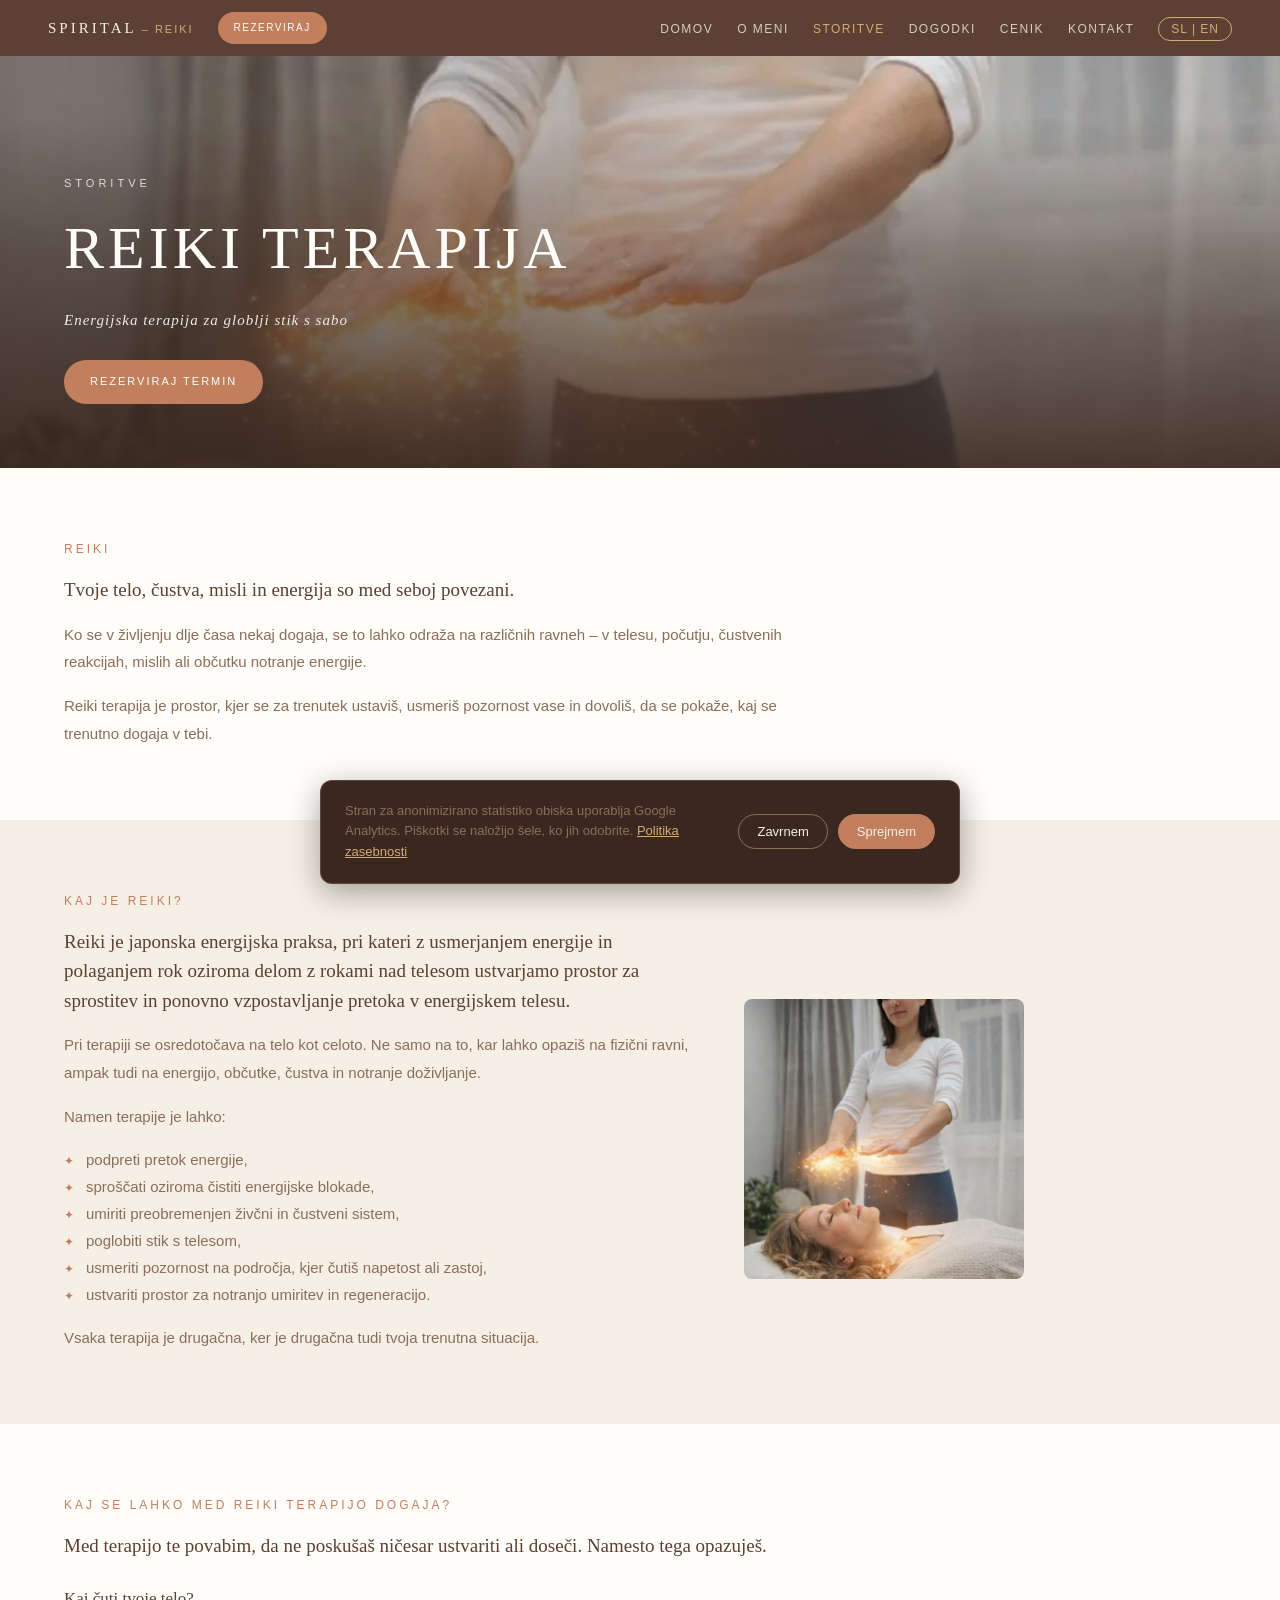
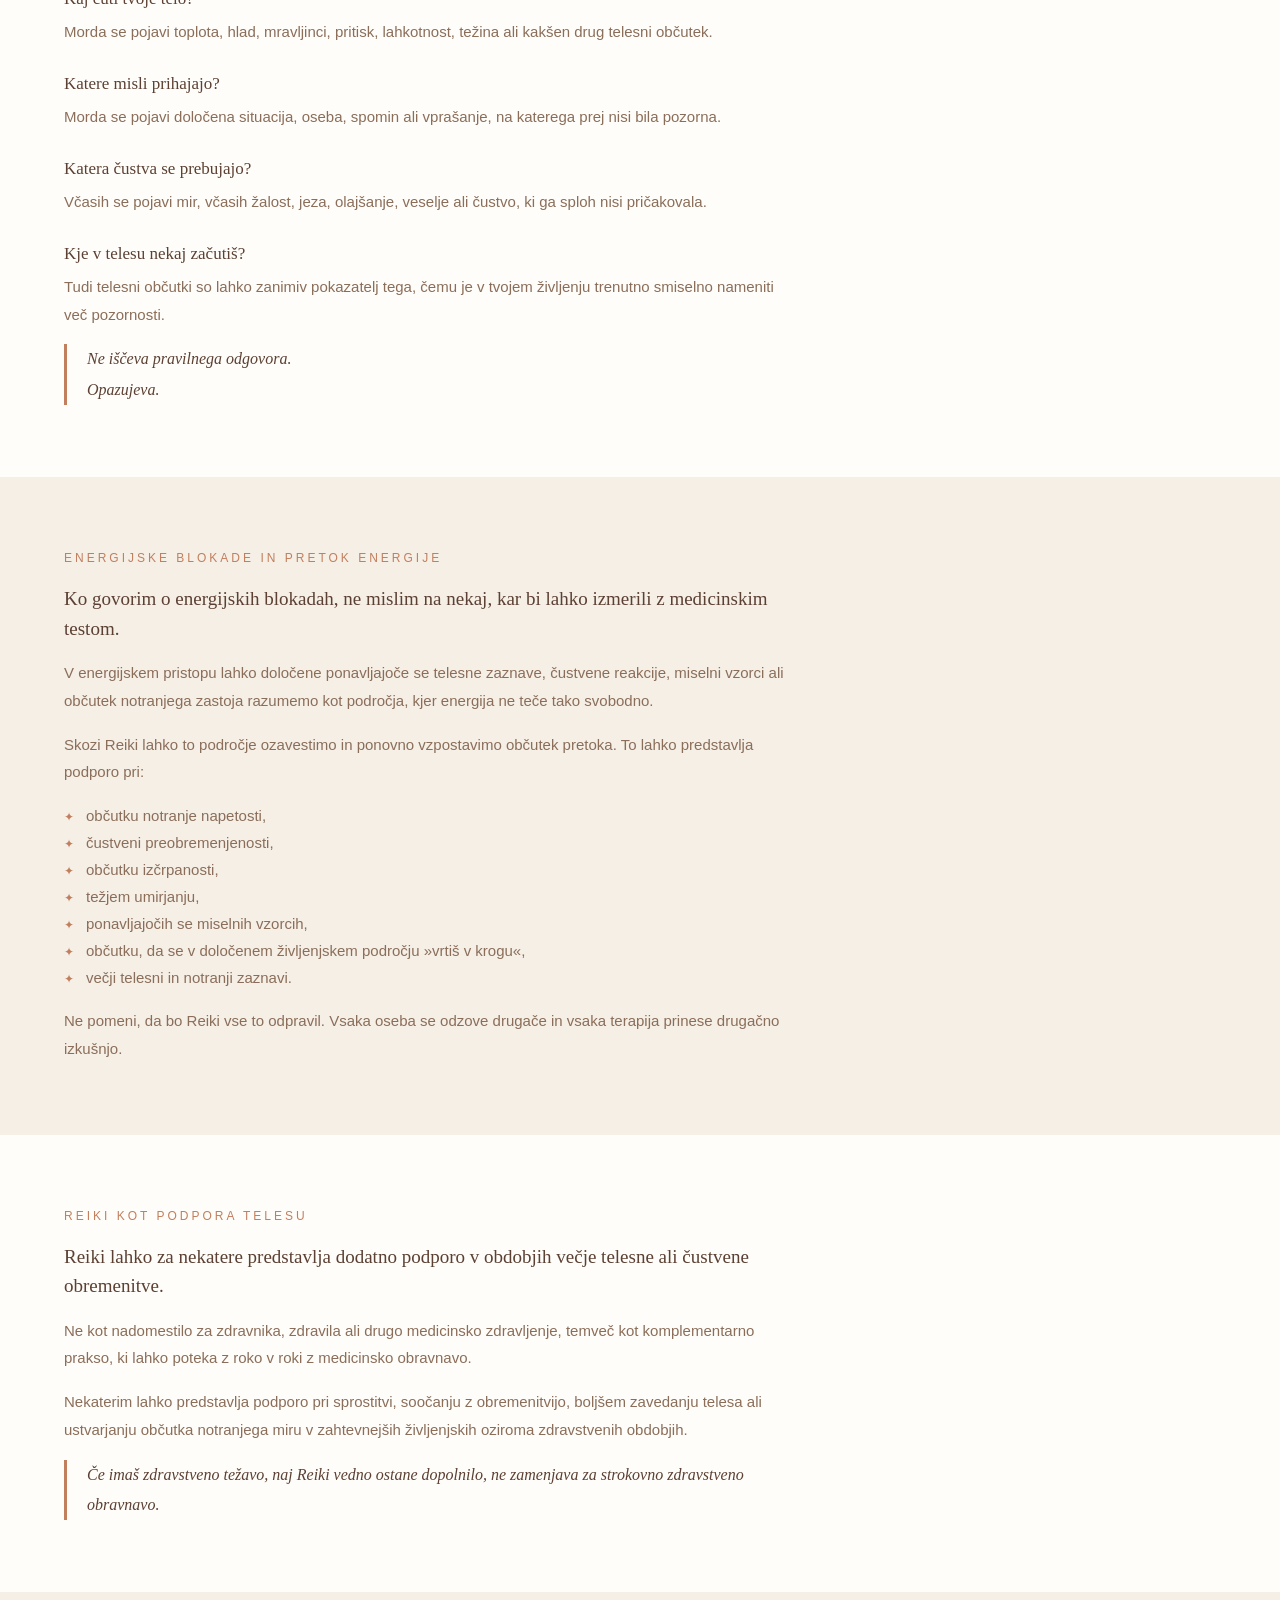
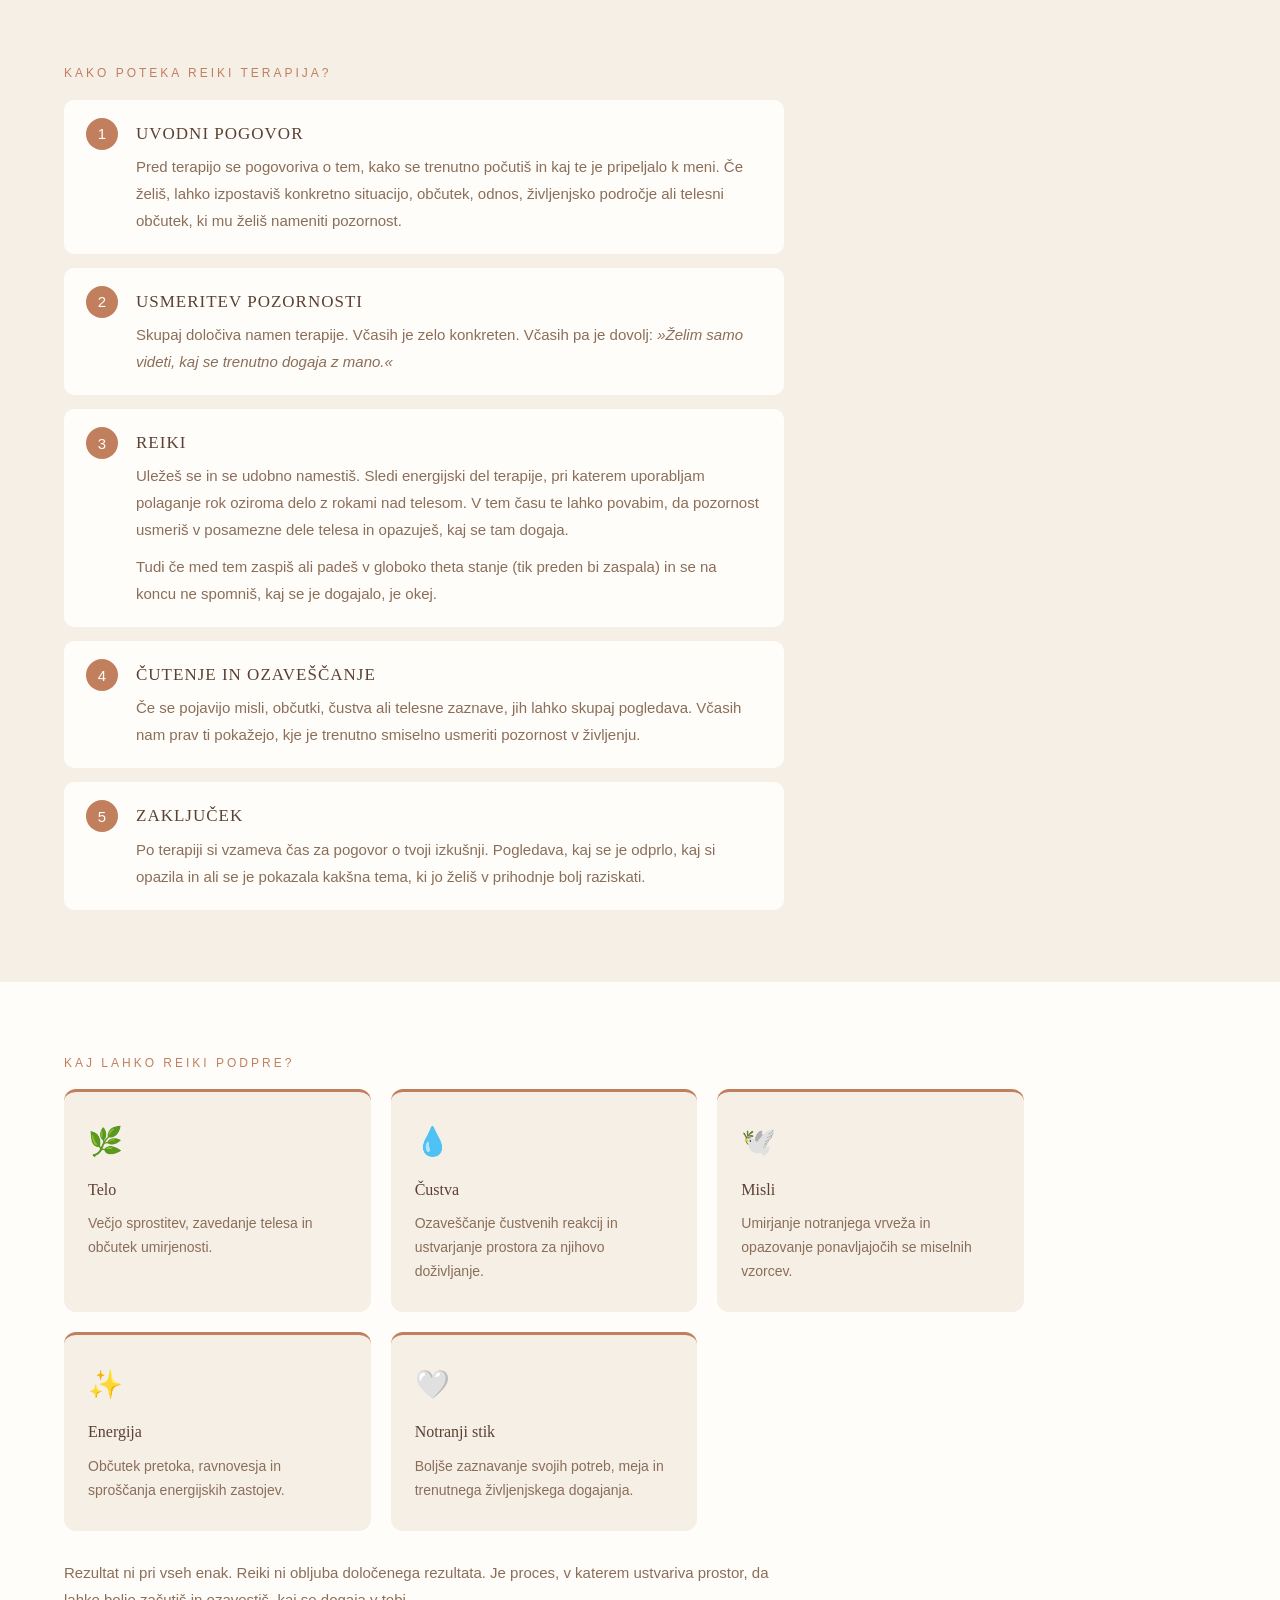
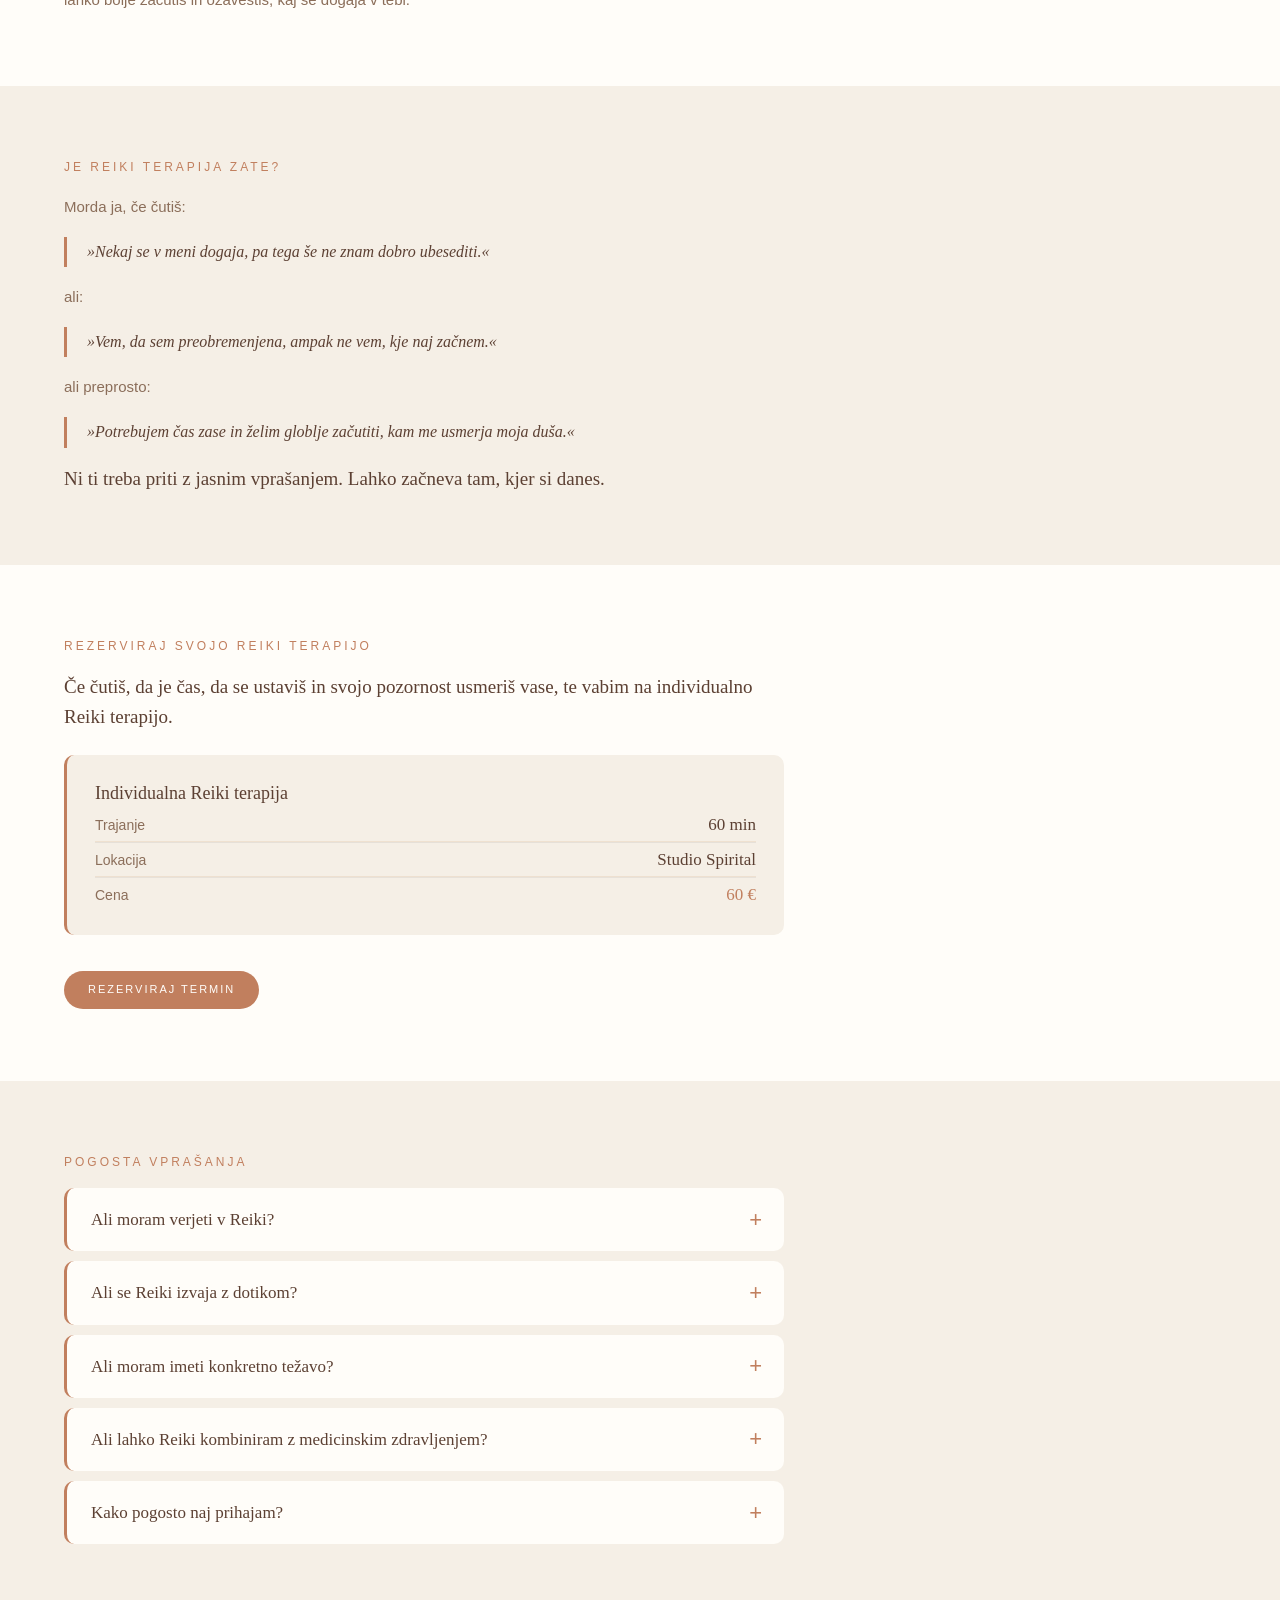
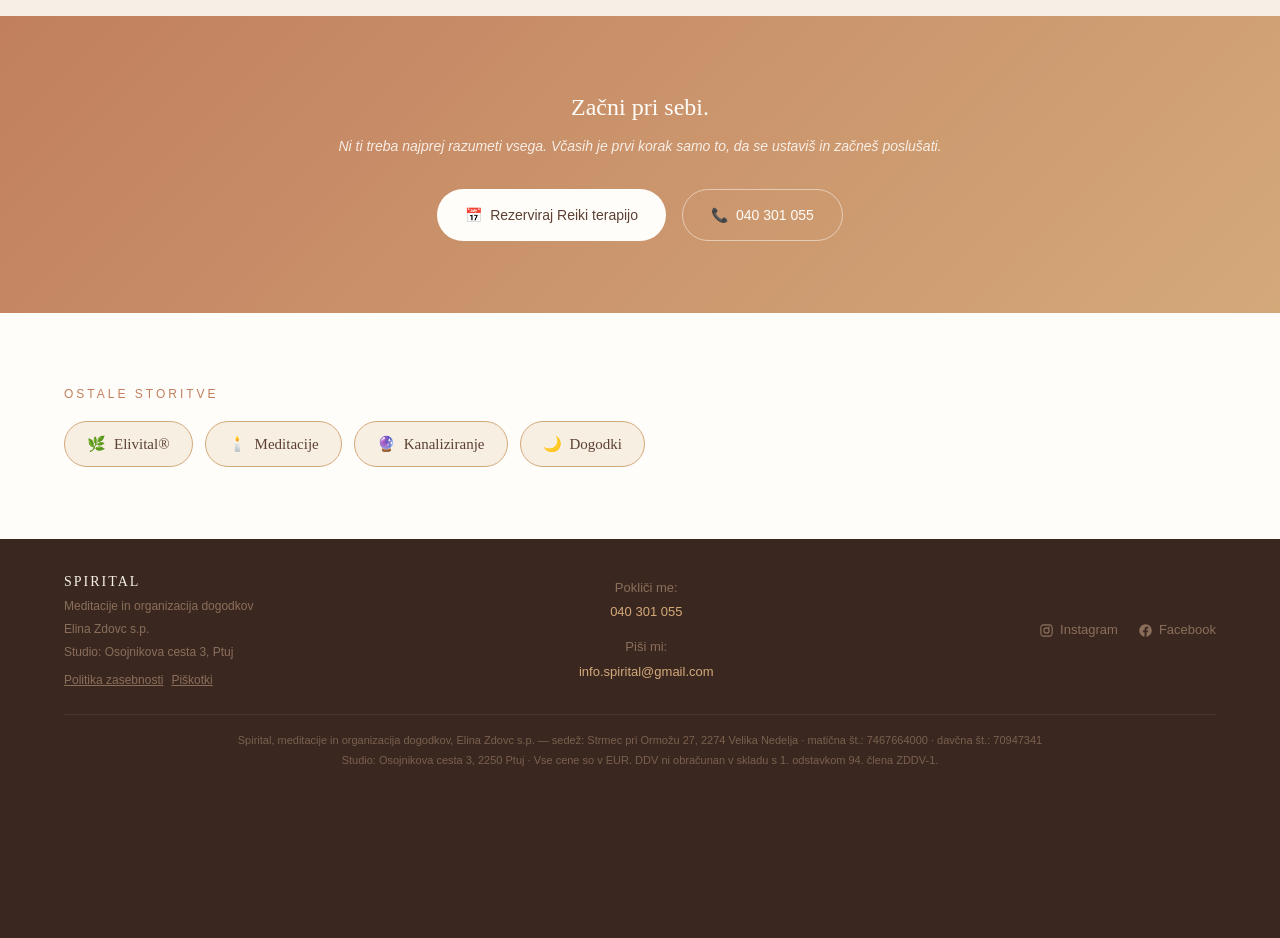
<file: storitve/reiki.html>
<!DOCTYPE html>
<html lang="sl">
<head>
  <meta charset="UTF-8">
  <!-- Google tag (gtag.js) — loaded only after the visitor accepts analytics (see js/consent.js); nothing is sent to Google before that -->
  <script>
    window.dataLayer = window.dataLayer || [];
    function gtag(){dataLayer.push(arguments);}
    var ssConsentStored = 'denied';
    try { if (localStorage.getItem('ss-consent') === 'granted') ssConsentStored = 'granted'; } catch (e) {}
    gtag('consent', 'default', {
      'analytics_storage': ssConsentStored,
      'ad_storage': 'denied',
      'ad_user_data': 'denied',
      'ad_personalization': 'denied'
    });
    // js/config are queued only once consent is granted, so GA's first hit
    // already carries the granted state (also when accepting mid-page)
    window.ssLoadGtag = function () {
      if (window.ssGtagLoaded) return;
      window.ssGtagLoaded = true;
      gtag('js', new Date());
      gtag('config', 'G-9NQNE734RS');
      var s = document.createElement('script');
      s.async = true;
      s.src = 'https://www.googletagmanager.com/gtag/js?id=G-9NQNE734RS';
      document.head.appendChild(s);
    };
    if (ssConsentStored === 'granted') ssLoadGtag();
  </script>
  <meta name="viewport" content="width=device-width, initial-scale=1.0">
  <title>Reiki terapija Ptuj — globlji stik s sabo | Spirital</title>
  <meta name="description" content="Individualna Reiki terapija na Ptuju z Elino — za sprostitev, pretok energije in globlji stik s sabo. 60 min, 60 €. Rezerviraj termin prek spleta.">
  <meta property="og:title" content="Reiki terapija Ptuj — globlji stik s sabo | Spirital">
  <meta property="og:description" content="Individualna Reiki terapija na Ptuju z Elino — za sprostitev, pretok energije in globlji stik s sabo. 60 min, 60 €. Rezerviraj termin prek spleta.">
  <meta property="og:image" content="https://studiospirital.si/images/reiki.jpg">
  <meta property="og:url" content="https://studiospirital.si/storitve/reiki.html">
  <meta property="og:type" content="website">
  <meta property="og:locale" content="sl_SI">
  <meta property="og:site_name" content="Spirital">
  <meta name="twitter:card" content="summary_large_image">
  <meta name="twitter:title" content="Reiki terapija Ptuj — globlji stik s sabo | Spirital">
  <meta name="twitter:description" content="Individualna Reiki terapija na Ptuju z Elino — za sprostitev, pretok energije in globlji stik s sabo. 60 min, 60 €. Rezerviraj termin prek spleta.">
  <meta name="twitter:image" content="https://studiospirital.si/images/reiki.jpg">
  <link rel="canonical" href="https://studiospirital.si/storitve/reiki.html">
  <link rel="icon" type="image/png" href="../images/favicon.png">
  <link rel="shortcut icon" href="../favicon.ico">
  <link rel="stylesheet" href="../css/styles.css">
  <script src="../js/viewport.js"></script>
  <script type="application/ld+json">
{
 "@context": "https://schema.org",
 "@graph": [
  {
   "@type": "Service",
   "@id": "https://studiospirital.si/storitve/reiki.html#service",
   "name": "Reiki terapija",
   "serviceType": "Energijska terapija",
   "description": "Individualna Reiki terapija na Ptuju z Elino — za sprostitev, pretok energije in globlji stik s sabo. 60 min, 60 €. Rezerviraj termin prek spleta.",
   "url": "https://studiospirital.si/storitve/reiki.html",
   "image": "https://studiospirital.si/images/reiki.jpg",
   "areaServed": {
    "@type": "City",
    "name": "Ptuj"
   },
   "provider": {
    "@type": "HealthAndBeautyBusiness",
    "@id": "https://studiospirital.si/#business",
    "name": "Spirital",
    "url": "https://studiospirital.si/",
    "telephone": "+38640301055"
   },
   "offers": [
    {
     "@type": "Offer",
     "name": "Individualna Reiki terapija (60 min)",
     "price": "60",
     "priceCurrency": "EUR"
    }
   ]
  },
  {
   "@type": "FAQPage",
   "mainEntity": [
    {
     "@type": "Question",
     "name": "Ali moram verjeti v Reiki?",
     "acceptedAnswer": {
      "@type": "Answer",
      "text": "Ne. Ni ti treba ničesar verjeti. Pomembna je tvoja lastna izkušnja in odprtost za opazovanje."
     }
    },
    {
     "@type": "Question",
     "name": "Ali se Reiki izvaja z dotikom?",
     "acceptedAnswer": {
      "@type": "Answer",
      "text": "Terapija se lahko izvaja s polaganjem rok na telo oziroma z rokami nad telesom, odvisno od dogovora in posamezne situacije. Nikoli pa se ne dotikam intimnih predelov ali delov telesa, kjer si ne želiš biti dotaknjena. Reiki deluje tudi na daljavo."
     }
    },
    {
     "@type": "Question",
     "name": "Ali moram imeti konkretno težavo?",
     "acceptedAnswer": {
      "@type": "Answer",
      "text": "Ne. Lahko prideš tudi z namenom, da se umiriš, bolje začutiš sebe ali raziskuješ, kaj se trenutno dogaja v tvojem notranjem svetu."
     }
    },
    {
     "@type": "Question",
     "name": "Ali lahko Reiki kombiniram z medicinskim zdravljenjem?",
     "acceptedAnswer": {
      "@type": "Answer",
      "text": "Da. Reiki lahko predstavlja dopolnilno podporo, vendar ne nadomešča zdravniške obravnave, diagnostike ali predpisanega zdravljenja."
     }
    },
    {
     "@type": "Question",
     "name": "Kako pogosto naj prihajam?",
     "acceptedAnswer": {
      "@type": "Answer",
      "text": "Ni univerzalnega pravila. Pogostost je odvisna od tvojih potreb in od tega, kaj želiš skozi terapije raziskovati. Včasih je dovolj že ena terapija."
     }
    }
   ]
  },
  {
   "@type": "BreadcrumbList",
   "itemListElement": [
    {
     "@type": "ListItem",
     "position": 1,
     "name": "Domov",
     "item": "https://studiospirital.si/"
    },
    {
     "@type": "ListItem",
     "position": 2,
     "name": "Storitve",
     "item": "https://studiospirital.si/#storitve"
    },
    {
     "@type": "ListItem",
     "position": 3,
     "name": "Reiki terapija"
    }
   ]
  }
 ]
}
  </script>
</head>
<body>

  <nav class="nav" id="nav">
    <a href="../index.html" class="nav-logo">SPIRITAL<span class="nav-service">Reiki</span></a>
    <ul class="nav-links" id="navLinks">
      <li><a href="../index.html" data-sl="Domov" data-en="Home">Domov</a></li>
      <li><a href="../elina.html" data-sl="O meni" data-en="About me">O meni</a></li>
      <li class="nav-has-sub">
        <a href="../index.html#storitve" aria-current="true" data-sl="Storitve" data-en="Services">Storitve</a>
        <ul class="nav-sub">
          <li><a href="elivital.html" data-sl="Elivital®" data-en="Elivital®">Elivital®</a></li>
          <li><a href="meditacije.html" data-sl="Meditacije" data-en="Meditations">Meditacije</a></li>
          <li><a href="reiki.html" aria-current="page" data-sl="Reiki" data-en="Reiki">Reiki</a></li>
          <li><a href="kanaliziranje.html" data-sl="Kanaliziranje" data-en="Channeling">Kanaliziranje</a></li>
        </ul>
      </li>
      <li><a href="../dogodki.html" data-sl="Dogodki" data-en="Events">Dogodki</a></li>
      <li><a href="../index.html#cenik" data-sl="Cenik" data-en="Prices">Cenik</a></li>
      <li><a href="#kontakt" data-sl="Kontakt" data-en="Contact">Kontakt</a></li>
      <li class="nav-lang"><button class="lang-toggle" id="langToggle">SL | EN</button></li>
    </ul>
    <a href="https://form.lime-booking.com/elina" target="_blank" rel="noopener" class="nav-book" data-sl="Rezerviraj" data-en="Book">Rezerviraj</a>
    <button class="nav-toggle" id="navToggle" aria-label="Meni" aria-expanded="false" aria-controls="navLinks"><span></span></button>
  </nav>

  <!-- HERO -->
  <section class="hero hero--service">
    <div class="hero-bg">
      <img src="../images/reiki.webp" width="1200" height="1800" fetchpriority="high" alt="Elina izvaja Reiki terapijo">
    </div>
    <div class="hero-overlay"></div>
    <div class="hero-content">
      <p class="hero-location" data-sl="Storitve" data-en="Services">Storitve</p>
      <h1 class="hero-title" data-sl="REIKI TERAPIJA" data-en="REIKI THERAPY">REIKI TERAPIJA</h1>
      <p class="hero-tagline" data-sl="Energijska terapija za globlji stik s sabo" data-en="An energy therapy for a deeper connection with yourself">Energijska terapija za globlji stik s sabo</p>
      <div class="hero-actions"><a href="https://form.lime-booking.com/elina" target="_blank" rel="noopener" class="btn-pill" data-sl="Rezerviraj termin" data-en="Book a session">Rezerviraj termin</a></div>
    </div>
  </section>

  <!-- INTRO -->
  <section class="section section--white">
    <h2 class="section-label">Reiki</h2>
    <div class="prose" data-lang="sl">
      <p class="prose-lead">Tvoje telo, čustva, misli in energija so med seboj povezani.</p>
      <p>Ko se v življenju dlje časa nekaj dogaja, se to lahko odraža na različnih ravneh – v telesu, počutju, čustvenih reakcijah, mislih ali občutku notranje energije.</p>
      <p>Reiki terapija je prostor, kjer se za trenutek ustaviš, usmeriš pozornost vase in dovoliš, da se pokaže, kaj se trenutno dogaja v tebi.</p>
    </div>
    <div class="prose" data-lang="en" hidden>
      <p class="prose-lead">Your body, emotions, thoughts and energy are all connected.</p>
      <p>When something has been going on in your life for a long time, it can show up on different levels — in your body, your wellbeing, your emotional reactions, your thoughts or your sense of inner energy.</p>
      <p>Reiki therapy is a space where you pause for a moment, turn your attention inwards and allow whatever is happening within you right now to show itself.</p>
    </div>
  </section>

  <!-- WHAT IS REIKI -->
  <section class="section section--cream">
    <h2 class="section-label" data-sl="Kaj je Reiki?" data-en="What is Reiki?">Kaj je Reiki?</h2>
    <div class="about-inner">
      <div class="prose" data-lang="sl">
        <p class="prose-lead">Reiki je japonska energijska praksa, pri kateri z usmerjanjem energije in polaganjem rok oziroma delom z rokami nad telesom ustvarjamo prostor za sprostitev in ponovno vzpostavljanje pretoka v energijskem telesu.</p>
        <p>Pri terapiji se osredotočava na telo kot celoto. Ne samo na to, kar lahko opaziš na fizični ravni, ampak tudi na energijo, občutke, čustva in notranje doživljanje.</p>
        <p>Namen terapije je lahko:</p>
        <ul>
          <li>podpreti pretok energije,</li>
          <li>sproščati oziroma čistiti energijske blokade,</li>
          <li>umiriti preobremenjen živčni in čustveni sistem,</li>
          <li>poglobiti stik s telesom,</li>
          <li>usmeriti pozornost na področja, kjer čutiš napetost ali zastoj,</li>
          <li>ustvariti prostor za notranjo umiritev in regeneracijo.</li>
        </ul>
        <p>Vsaka terapija je drugačna, ker je drugačna tudi tvoja trenutna situacija.</p>
      </div>
      <div class="prose" data-lang="en" hidden>
        <p class="prose-lead">Reiki is a Japanese energy practice in which, by directing energy and laying hands on the body or working with the hands above it, we create space for relaxation and for restoring flow in the energy body.</p>
        <p>In the therapy we focus on the body as a whole. Not only on what you can notice on the physical level, but also on energy, sensations, emotions and inner experience.</p>
        <p>The aim of the therapy can be to:</p>
        <ul>
          <li>support the flow of energy,</li>
          <li>release or clear energy blockages,</li>
          <li>calm an overloaded nervous and emotional system,</li>
          <li>deepen your connection with your body,</li>
          <li>bring attention to areas where you feel tension or stagnation,</li>
          <li>create space for inner calm and regeneration.</li>
        </ul>
        <p>Every therapy is different, because your current situation is different too.</p>
      </div>
      <img src="../images/gallery-elina-3.webp" width="1200" height="1800" loading="lazy" decoding="async" alt="Elina med Reiki terapijo" class="about-image gallery-img">
    </div>
  </section>

  <!-- DURING THE THERAPY -->
  <section class="section section--white">
    <h2 class="section-label" data-sl="Kaj se lahko med Reiki terapijo dogaja?" data-en="What can happen during Reiki therapy?">Kaj se lahko med Reiki terapijo dogaja?</h2>
    <div class="prose" data-lang="sl">
      <p class="prose-lead">Med terapijo te povabim, da ne poskušaš ničesar ustvariti ali doseči. Namesto tega opazuješ.</p>
      <h3>Kaj čuti tvoje telo?</h3>
      <p>Morda se pojavi toplota, hlad, mravljinci, pritisk, lahkotnost, težina ali kakšen drug telesni občutek.</p>
      <h3>Katere misli prihajajo?</h3>
      <p>Morda se pojavi določena situacija, oseba, spomin ali vprašanje, na katerega prej nisi bila pozorna.</p>
      <h3>Katera čustva se prebujajo?</h3>
      <p>Včasih se pojavi mir, včasih žalost, jeza, olajšanje, veselje ali čustvo, ki ga sploh nisi pričakovala.</p>
      <h3>Kje v telesu nekaj začutiš?</h3>
      <p>Tudi telesni občutki so lahko zanimiv pokazatelj tega, čemu je v tvojem življenju trenutno smiselno nameniti več pozornosti.</p>
      <p class="prose-lines">Ne iščeva pravilnega odgovora.<br>Opazujeva.</p>
    </div>
    <div class="prose" data-lang="en" hidden>
      <p class="prose-lead">During the therapy I invite you not to try to create or achieve anything. Instead, you observe.</p>
      <h3>What does your body feel?</h3>
      <p>Perhaps warmth, coolness, tingling, pressure, lightness, heaviness or some other bodily sensation appears.</p>
      <h3>What thoughts come up?</h3>
      <p>Perhaps a certain situation, person, memory or question appears that you hadn't paid attention to before.</p>
      <h3>What emotions are awakening?</h3>
      <p>Sometimes peace arises, sometimes sadness, anger, relief, joy — or an emotion you didn't expect at all.</p>
      <h3>Where in your body do you feel something?</h3>
      <p>Bodily sensations, too, can be an interesting indicator of what in your life is worth giving more attention right now.</p>
      <p class="prose-lines">We're not looking for the right answer.<br>We observe.</p>
    </div>
  </section>

  <!-- BLOCKAGES -->
  <section class="section section--cream">
    <h2 class="section-label" data-sl="Energijske blokade in pretok energije" data-en="Energy blockages and the flow of energy">Energijske blokade in pretok energije</h2>
    <div class="prose" data-lang="sl">
      <p class="prose-lead">Ko govorim o energijskih blokadah, ne mislim na nekaj, kar bi lahko izmerili z medicinskim testom.</p>
      <p>V energijskem pristopu lahko določene ponavljajoče se telesne zaznave, čustvene reakcije, miselni vzorci ali občutek notranjega zastoja razumemo kot področja, kjer energija ne teče tako svobodno.</p>
      <p>Skozi Reiki lahko to področje ozavestimo in ponovno vzpostavimo občutek pretoka. To lahko predstavlja podporo pri:</p>
      <ul>
        <li>občutku notranje napetosti,</li>
        <li>čustveni preobremenjenosti,</li>
        <li>občutku izčrpanosti,</li>
        <li>težjem umirjanju,</li>
        <li>ponavljajočih se miselnih vzorcih,</li>
        <li>občutku, da se v določenem življenjskem področju »vrtiš v krogu«,</li>
        <li>večji telesni in notranji zaznavi.</li>
      </ul>
      <p>Ne pomeni, da bo Reiki vse to odpravil. Vsaka oseba se odzove drugače in vsaka terapija prinese drugačno izkušnjo.</p>
    </div>
    <div class="prose" data-lang="en" hidden>
      <p class="prose-lead">When I speak about energy blockages, I don't mean something that could be measured with a medical test.</p>
      <p>In an energy approach, certain recurring bodily sensations, emotional reactions, thought patterns or a sense of inner stagnation can be understood as areas where energy isn't flowing as freely.</p>
      <p>Through Reiki we can become aware of these areas and restore a sense of flow. This can offer support with:</p>
      <ul>
        <li>a sense of inner tension,</li>
        <li>emotional overload,</li>
        <li>a feeling of exhaustion,</li>
        <li>difficulty calming down,</li>
        <li>recurring thought patterns,</li>
        <li>the feeling that you're "going round in circles" in some area of life,</li>
        <li>greater bodily and inner awareness.</li>
      </ul>
      <p>This doesn't mean Reiki will resolve all of this. Every person responds differently, and every therapy brings a different experience.</p>
    </div>
  </section>

  <!-- SUPPORT FOR THE BODY -->
  <section class="section section--white">
    <h2 class="section-label" data-sl="Reiki kot podpora telesu" data-en="Reiki as support for the body">Reiki kot podpora telesu</h2>
    <div class="prose" data-lang="sl">
      <p class="prose-lead">Reiki lahko za nekatere predstavlja dodatno podporo v obdobjih večje telesne ali čustvene obremenitve.</p>
      <p>Ne kot nadomestilo za zdravnika, zdravila ali drugo medicinsko zdravljenje, temveč kot komplementarno prakso, ki lahko poteka z roko v roki z medicinsko obravnavo.</p>
      <p>Nekaterim lahko predstavlja podporo pri sprostitvi, soočanju z obremenitvijo, boljšem zavedanju telesa ali ustvarjanju občutka notranjega miru v zahtevnejših življenjskih oziroma zdravstvenih obdobjih.</p>
      <p class="prose-lines">Če imaš zdravstveno težavo, naj Reiki vedno ostane dopolnilo, ne zamenjava za strokovno zdravstveno obravnavo.</p>
    </div>
    <div class="prose" data-lang="en" hidden>
      <p class="prose-lead">For some people, Reiki can offer additional support during periods of greater physical or emotional strain.</p>
      <p>Not as a substitute for a doctor, medication or other medical treatment, but as a complementary practice that can go hand in hand with medical care.</p>
      <p>For some, it can offer support with relaxation, coping with strain, better body awareness or creating a sense of inner peace during more demanding life or health periods.</p>
      <p class="prose-lines">If you have a health issue, Reiki should always remain a complement — never a replacement for professional medical care.</p>
    </div>
  </section>

  <!-- HOW IT WORKS -->
  <section class="section section--cream">
    <h2 class="section-label" data-sl="Kako poteka Reiki terapija?" data-en="How does Reiki therapy work?">Kako poteka Reiki terapija?</h2>
    <ol class="steps" data-lang="sl">
      <li>
        <h3>Uvodni pogovor</h3>
        <p>Pred terapijo se pogovoriva o tem, kako se trenutno počutiš in kaj te je pripeljalo k meni. Če želiš, lahko izpostaviš konkretno situacijo, občutek, odnos, življenjsko področje ali telesni občutek, ki mu želiš nameniti pozornost.</p>
      </li>
      <li>
        <h3>Usmeritev pozornosti</h3>
        <p>Skupaj določiva namen terapije. Včasih je zelo konkreten. Včasih pa je dovolj: <em>»Želim samo videti, kaj se trenutno dogaja z mano.«</em></p>
      </li>
      <li>
        <h3>Reiki</h3>
        <p>Uležeš se in se udobno namestiš. Sledi energijski del terapije, pri katerem uporabljam polaganje rok oziroma delo z rokami nad telesom. V tem času te lahko povabim, da pozornost usmeriš v posamezne dele telesa in opazuješ, kaj se tam dogaja.</p>
        <p>Tudi če med tem zaspiš ali padeš v globoko theta stanje (tik preden bi zaspala) in se na koncu ne spomniš, kaj se je dogajalo, je okej.</p>
      </li>
      <li>
        <h3>Čutenje in ozaveščanje</h3>
        <p>Če se pojavijo misli, občutki, čustva ali telesne zaznave, jih lahko skupaj pogledava. Včasih nam prav ti pokažejo, kje je trenutno smiselno usmeriti pozornost v življenju.</p>
      </li>
      <li>
        <h3>Zaključek</h3>
        <p>Po terapiji si vzameva čas za pogovor o tvoji izkušnji. Pogledava, kaj se je odprlo, kaj si opazila in ali se je pokazala kakšna tema, ki jo želiš v prihodnje bolj raziskati.</p>
      </li>
    </ol>
    <ol class="steps" data-lang="en" hidden>
      <li>
        <h3>Introductory conversation</h3>
        <p>Before the therapy we talk about how you're feeling right now and what brought you to me. If you like, you can bring up a specific situation, feeling, relationship, area of life or bodily sensation you'd like to give attention to.</p>
      </li>
      <li>
        <h3>Setting the focus</h3>
        <p>Together we set the intention for the therapy. Sometimes it is very specific. Sometimes it's enough to say: <em>"I just want to see what's going on with me right now."</em></p>
      </li>
      <li>
        <h3>Reiki</h3>
        <p>You lie down and make yourself comfortable. Then comes the energy part of the therapy, in which I lay my hands on the body or work with my hands above it. During this time I may invite you to bring your attention to particular parts of your body and observe what is happening there.</p>
        <p>Even if you fall asleep or drift into a deep theta state (just before falling asleep) and can't remember what happened afterwards, that's okay.</p>
      </li>
      <li>
        <h3>Feeling and awareness</h3>
        <p>If thoughts, feelings, emotions or bodily sensations come up, we can look at them together. Sometimes they are exactly what shows us where it makes sense to direct our attention in life right now.</p>
      </li>
      <li>
        <h3>Closing</h3>
        <p>After the therapy we take time to talk about your experience. We look at what opened up, what you noticed, and whether a theme appeared that you'd like to explore further in the future.</p>
      </li>
    </ol>
  </section>

  <!-- WHAT REIKI CAN SUPPORT -->
  <section class="section section--white">
    <h2 class="section-label" data-sl="Kaj lahko Reiki podpre?" data-en="What can Reiki support?">Kaj lahko Reiki podpre?</h2>
    <div class="benefits-grid">
      <div class="benefit-card">
        <div class="benefit-icon">🌿</div>
        <h3 class="benefit-title" data-sl="Telo" data-en="Body">Telo</h3>
        <p class="benefit-text" data-sl="Večjo sprostitev, zavedanje telesa in občutek umirjenosti." data-en="Greater relaxation, body awareness and a sense of calm.">Večjo sprostitev, zavedanje telesa in občutek umirjenosti.</p>
      </div>
      <div class="benefit-card">
        <div class="benefit-icon">💧</div>
        <h3 class="benefit-title" data-sl="Čustva" data-en="Emotions">Čustva</h3>
        <p class="benefit-text" data-sl="Ozaveščanje čustvenih reakcij in ustvarjanje prostora za njihovo doživljanje." data-en="Becoming aware of emotional reactions and making space to experience them.">Ozaveščanje čustvenih reakcij in ustvarjanje prostora za njihovo doživljanje.</p>
      </div>
      <div class="benefit-card">
        <div class="benefit-icon">🕊️</div>
        <h3 class="benefit-title" data-sl="Misli" data-en="Thoughts">Misli</h3>
        <p class="benefit-text" data-sl="Umirjanje notranjega vrveža in opazovanje ponavljajočih se miselnih vzorcev." data-en="Quieting inner busyness and observing recurring thought patterns.">Umirjanje notranjega vrveža in opazovanje ponavljajočih se miselnih vzorcev.</p>
      </div>
      <div class="benefit-card">
        <div class="benefit-icon">✨</div>
        <h3 class="benefit-title" data-sl="Energija" data-en="Energy">Energija</h3>
        <p class="benefit-text" data-sl="Občutek pretoka, ravnovesja in sproščanja energijskih zastojev." data-en="A sense of flow, balance and releasing energetic stagnation.">Občutek pretoka, ravnovesja in sproščanja energijskih zastojev.</p>
      </div>
      <div class="benefit-card">
        <div class="benefit-icon">🤍</div>
        <h3 class="benefit-title" data-sl="Notranji stik" data-en="Inner connection">Notranji stik</h3>
        <p class="benefit-text" data-sl="Boljše zaznavanje svojih potreb, meja in trenutnega življenjskega dogajanja." data-en="Sensing your needs, boundaries and what's happening in your life right now more clearly.">Boljše zaznavanje svojih potreb, meja in trenutnega življenjskega dogajanja.</p>
      </div>
    </div>
    <div class="prose prose--after" data-lang="sl">
      <p>Rezultat ni pri vseh enak. Reiki ni obljuba določenega rezultata. Je proces, v katerem ustvariva prostor, da lahko bolje začutiš in ozavestiš, kaj se dogaja v tebi.</p>
    </div>
    <div class="prose prose--after" data-lang="en" hidden>
      <p>The result isn't the same for everyone. Reiki is not a promise of a particular outcome. It is a process in which we create space for you to better feel and become aware of what is happening within you.</p>
    </div>
  </section>

  <!-- IS IT FOR YOU -->
  <section class="section section--cream">
    <h2 class="section-label" data-sl="Je Reiki terapija zate?" data-en="Is Reiki therapy for you?">Je Reiki terapija zate?</h2>
    <div class="prose" data-lang="sl">
      <p>Morda ja, če čutiš:</p>
      <p class="prose-lines">»Nekaj se v meni dogaja, pa tega še ne znam dobro ubesediti.«</p>
      <p>ali:</p>
      <p class="prose-lines">»Vem, da sem preobremenjena, ampak ne vem, kje naj začnem.«</p>
      <p>ali preprosto:</p>
      <p class="prose-lines">»Potrebujem čas zase in želim globlje začutiti, kam me usmerja moja duša.«</p>
      <p class="prose-lead">Ni ti treba priti z jasnim vprašanjem. Lahko začneva tam, kjer si danes.</p>
    </div>
    <div class="prose" data-lang="en" hidden>
      <p>Perhaps yes, if you feel:</p>
      <p class="prose-lines">"Something is going on inside me, but I can't quite put it into words yet."</p>
      <p>or:</p>
      <p class="prose-lines">"I know I'm overwhelmed, but I don't know where to start."</p>
      <p>or simply:</p>
      <p class="prose-lines">"I need time for myself and want to feel more deeply where my soul is guiding me."</p>
      <p class="prose-lead">You don't need to come with a clear question. We can begin where you are today.</p>
    </div>
  </section>

  <!-- BOOK -->
  <section class="section section--white">
    <h2 class="section-label" data-sl="Rezerviraj svojo Reiki terapijo" data-en="Book your Reiki therapy">Rezerviraj svojo Reiki terapijo</h2>
    <div class="prose" data-lang="sl">
      <p class="prose-lead">Če čutiš, da je čas, da se ustaviš in svojo pozornost usmeriš vase, te vabim na individualno Reiki terapijo.</p>
    </div>
    <div class="prose" data-lang="en" hidden>
      <p class="prose-lead">If you feel it's time to pause and turn your attention inwards, I invite you to an individual Reiki therapy.</p>
    </div>
    <div class="price-groups info-box">
      <div class="price-group">
        <h3 class="price-group-title" data-sl="Individualna Reiki terapija" data-en="Individual Reiki therapy">Individualna Reiki terapija</h3>
        <div class="price-row">
          <span class="price-row-label" data-sl="Trajanje" data-en="Duration">Trajanje</span>
          <span class="price-row-value price-row-value--free">60 min</span>
        </div>
        <div class="price-row">
          <span class="price-row-label" data-sl="Lokacija" data-en="Location">Lokacija</span>
          <span class="price-row-value price-row-value--free">Studio Spirital</span>
        </div>
        <div class="price-row">
          <span class="price-row-label" data-sl="Cena" data-en="Price">Cena</span>
          <span class="price-row-value">60 €</span>
        </div>
      </div>
    </div>
    <div class="prose">
      <a href="https://form.lime-booking.com/elina" target="_blank" rel="noopener" class="btn-pill" data-sl="Rezerviraj termin" data-en="Book a session">Rezerviraj termin</a>
    </div>
  </section>

  <!-- FAQ -->
  <section class="section section--cream">
    <h2 class="section-label" data-sl="Pogosta vprašanja" data-en="Frequently asked questions">Pogosta vprašanja</h2>
    <div class="faq">
      <details>
        <summary data-sl="Ali moram verjeti v Reiki?" data-en="Do I have to believe in Reiki?">Ali moram verjeti v Reiki?</summary>
        <p data-lang="sl">Ne. Ni ti treba ničesar verjeti. Pomembna je tvoja lastna izkušnja in odprtost za opazovanje.</p>
        <p data-lang="en" hidden>No. You don't have to believe anything. What matters is your own experience and openness to observing.</p>
      </details>
      <details>
        <summary data-sl="Ali se Reiki izvaja z dotikom?" data-en="Is Reiki done with touch?">Ali se Reiki izvaja z dotikom?</summary>
        <p data-lang="sl">Terapija se lahko izvaja s polaganjem rok na telo oziroma z rokami nad telesom, odvisno od dogovora in posamezne situacije. Nikoli pa se ne dotikam intimnih predelov ali delov telesa, kjer si ne želiš biti dotaknjena. Reiki deluje tudi na daljavo.</p>
        <p data-lang="en" hidden>The therapy can be done by laying hands on the body or with the hands above the body, depending on what we agree and the situation. I never touch intimate areas or any part of the body where you don't wish to be touched. Reiki also works at a distance.</p>
      </details>
      <details>
        <summary data-sl="Ali moram imeti konkretno težavo?" data-en="Do I need to have a specific problem?">Ali moram imeti konkretno težavo?</summary>
        <p data-lang="sl">Ne. Lahko prideš tudi z namenom, da se umiriš, bolje začutiš sebe ali raziskuješ, kaj se trenutno dogaja v tvojem notranjem svetu.</p>
        <p data-lang="en" hidden>No. You can also come simply to calm down, feel yourself better or explore what is happening in your inner world right now.</p>
      </details>
      <details>
        <summary data-sl="Ali lahko Reiki kombiniram z medicinskim zdravljenjem?" data-en="Can I combine Reiki with medical treatment?">Ali lahko Reiki kombiniram z medicinskim zdravljenjem?</summary>
        <p data-lang="sl">Da. Reiki lahko predstavlja dopolnilno podporo, vendar ne nadomešča zdravniške obravnave, diagnostike ali predpisanega zdravljenja.</p>
        <p data-lang="en" hidden>Yes. Reiki can be complementary support, but it does not replace medical care, diagnosis or prescribed treatment.</p>
      </details>
      <details>
        <summary data-sl="Kako pogosto naj prihajam?" data-en="How often should I come?">Kako pogosto naj prihajam?</summary>
        <p data-lang="sl">Ni univerzalnega pravila. Pogostost je odvisna od tvojih potreb in od tega, kaj želiš skozi terapije raziskovati. Včasih je dovolj že ena terapija.</p>
        <p data-lang="en" hidden>There is no universal rule. How often depends on your needs and on what you want to explore through the therapies. Sometimes a single therapy is enough.</p>
      </details>
    </div>
  </section>

  <!-- CTA -->
  <div class="contact-section">
    <h2 class="contact-title" data-sl="Začni pri sebi." data-en="Start with yourself.">Začni pri sebi.</h2>
    <p class="contact-subtitle" data-sl="Ni ti treba najprej razumeti vsega. Včasih je prvi korak samo to, da se ustaviš in začneš poslušati." data-en="You don't have to understand everything first. Sometimes the first step is simply to pause and start listening.">Ni ti treba najprej razumeti vsega. Včasih je prvi korak samo to, da se ustaviš in začneš poslušati.</p>
    <div class="contact-actions">
      <a href="https://form.lime-booking.com/elina" target="_blank" rel="noopener" class="contact-btn">
        <span>📅</span>
        <span data-sl="Rezerviraj Reiki terapijo" data-en="Book Reiki therapy">Rezerviraj Reiki terapijo</span>
      </a>
      <a href="tel:+38640301055" class="contact-btn contact-btn--outline">
        <span>📞</span>
        <span>040 301 055</span>
      </a>
    </div>
  </div>

  <!-- RELATED SERVICES -->
  <section class="section section--white">
    <h2 class="section-label" data-sl="Ostale storitve" data-en="Other services">Ostale storitve</h2>
    <div class="related-pills">
      <a href="elivital.html" class="related-pill"><span>🌿</span><span>Elivital®</span></a>
      <a href="meditacije.html" class="related-pill"><span>🕯️</span><span data-sl="Meditacije" data-en="Meditations">Meditacije</span></a>
      <a href="kanaliziranje.html" class="related-pill"><span>🔮</span><span data-sl="Kanaliziranje" data-en="Channeling">Kanaliziranje</span></a>
      <a href="../dogodki.html" class="related-pill"><span>🌙</span><span data-sl="Dogodki" data-en="Events">Dogodki</span></a>
    </div>
  </section>

  <footer class="footer" id="kontakt">
    <div>
      <div class="footer-brand">SPIRITAL</div>
      <div class="footer-location" data-sl="Meditacije in organizacija dogodkov" data-en="Meditations and event organisation">Meditacije in organizacija dogodkov</div>
      <div class="footer-location">Elina Zdovc s.p.</div>
      <div class="footer-location" data-sl="Studio: Osojnikova cesta 3, Ptuj" data-en="Studio: Osojnikova cesta 3, Ptuj, Slovenia">Studio: Osojnikova cesta 3, Ptuj</div>
      <div class="footer-legal"><a href="../politika-zasebnosti.html" data-sl="Politika zasebnosti" data-en="Privacy Policy">Politika zasebnosti</a></div>
    </div>
    <div class="footer-contact">
      <div data-sl="Pokliči me:" data-en="Call me:">Pokliči me:</div>
      <div class="footer-phone"><a href="tel:+38640301055">040 301 055</a></div>
      <div class="footer-contact-label" data-sl="Piši mi:" data-en="Write to me:">Piši mi:</div>
      <div class="footer-email"><a href="mailto:info.spirital@gmail.com">info.spirital@gmail.com</a></div>
    </div>
    <div class="footer-links">
      <a href="https://www.instagram.com/studiospirital/" target="_blank" rel="noopener"><svg viewBox="0 0 24 24" aria-hidden="true"><path d="M12 2c-2.72 0-3.06.01-4.12.06-1.06.05-1.79.22-2.43.47-.66.26-1.22.6-1.77 1.16-.56.55-.9 1.11-1.16 1.77-.25.64-.42 1.37-.47 2.43C2 8.94 2 9.28 2 12s.01 3.06.06 4.12c.05 1.06.22 1.79.47 2.43.26.66.6 1.22 1.16 1.77.55.56 1.11.9 1.77 1.16.64.25 1.37.42 2.43.47C8.94 22 9.28 22 12 22s3.06-.01 4.12-.06c1.06-.05 1.79-.22 2.43-.47.66-.26 1.22-.6 1.77-1.16.56-.55.9-1.11 1.16-1.77.25-.64.42-1.37.47-2.43.05-1.06.06-1.4.06-4.12s-.01-3.06-.06-4.12c-.05-1.06-.22-1.79-.47-2.43-.26-.66-.6-1.22-1.16-1.77-.55-.56-1.11-.9-1.77-1.16-.64-.25-1.37-.42-2.43-.47C15.06 2.01 14.72 2 12 2zm0 1.8c2.67 0 2.99.01 4.04.06.98.04 1.5.2 1.85.34.47.18.8.4 1.15.75.35.35.57.68.75 1.15.14.36.3.87.34 1.85.05 1.05.06 1.37.06 4.04s-.01 2.99-.06 4.04c-.04.98-.2 1.5-.34 1.85-.18.47-.4.8-.75 1.15-.35.35-.68.57-1.15.75-.36.14-.87.3-1.85.34-1.05.05-1.37.06-4.04.06s-2.99-.01-4.04-.06c-.98-.04-1.5-.2-1.85-.34-.47-.18-.8-.4-1.15-.75-.35-.35-.57-.68-.75-1.15-.14-.36-.3-.87-.34-1.85C3.81 14.99 3.8 14.67 3.8 12s.01-2.99.06-4.04c.04-.98.2-1.5.34-1.85.18-.47.4-.8.75-1.15.35-.35.68-.57 1.15-.75.36-.14.87-.3 1.85-.34C9.01 3.81 9.33 3.8 12 3.8zm0 3.07a5.13 5.13 0 1 0 0 10.26 5.13 5.13 0 0 0 0-10.26zm0 8.46a3.33 3.33 0 1 1 0-6.66 3.33 3.33 0 0 1 0 6.66zm5.34-8.66a1.2 1.2 0 1 1-2.4 0 1.2 1.2 0 0 1 2.4 0z"/></svg>Instagram</a>
      <a href="https://www.facebook.com/profile.php?id=61587043018835" target="_blank" rel="noopener"><svg viewBox="0 0 24 24" aria-hidden="true"><path d="M22 12.06C22 6.51 17.52 2 12 2S2 6.51 2 12.06c0 5 3.66 9.15 8.44 9.94v-7.03H7.9v-2.91h2.54V9.85c0-2.51 1.49-3.9 3.77-3.9 1.09 0 2.24.2 2.24.2v2.46h-1.26c-1.24 0-1.63.77-1.63 1.56v1.88h2.78l-.44 2.91h-2.34V22c4.78-.79 8.44-4.94 8.44-9.94z"/></svg>Facebook</a>
    </div>
    <div class="footer-legalinfo" data-lang="sl">Spirital, meditacije in organizacija dogodkov, Elina Zdovc s.p. — sedež: Strmec pri Ormožu 27, 2274 Velika Nedelja · matična št.: 7467664000 · davčna št.: 70947341<br>Studio: Osojnikova cesta 3, 2250 Ptuj · Vse cene so v EUR. DDV ni obračunan v skladu s 1. odstavkom 94. člena ZDDV-1.</div>
    <div class="footer-legalinfo" data-lang="en" hidden>Spirital, meditacije in organizacija dogodkov, Elina Zdovc s.p. — registered seat: Strmec pri Ormožu 27, 2274 Velika Nedelja, Slovenia · reg. no.: 7467664000 · tax no.: 70947341<br>Studio: Osojnikova cesta 3, 2250 Ptuj, Slovenia · All prices are in EUR. VAT is not charged pursuant to Art. 94(1) of the Slovenian VAT Act (ZDDV-1).</div>
  </footer>

  <!-- LIGHTBOX -->
  <div class="lightbox" id="lightbox" aria-hidden="true">
    <button class="lightbox-close" aria-label="Close">&times;</button>
    <img class="lightbox-img" alt="">
  </div>

  <script src="../js/lang.js"></script>
  <script src="../js/nav.js"></script>
  <script src="../js/consent.js"></script>
  <script src="../js/lightbox.js"></script>
</body>
</html>
</file>
<file: css/styles.css>
/* css/styles.css */
:root {
  --bg-cream: #F5EFE6;
  --bg-white: #FFFDF9;
  --bg-dark: #3A2820;
  --brown-deep: #5C4033;
  --brown-mid: #8B6E5A;
  --terracotta: #C17F5E;
  --sand: #D4A97A;
  --brown-section: #8B4E2F;
  --font-serif: Georgia, 'Times New Roman', serif;
  --font-sans: -apple-system, BlinkMacSystemFont, 'Segoe UI', sans-serif;
}

*, *::before, *::after { box-sizing: border-box; margin: 0; padding: 0; }
html { scroll-behavior: smooth; }
section[id], footer[id] { scroll-margin-top: 56px; }
body { background: var(--bg-cream); color: var(--brown-deep); font-family: var(--font-sans); line-height: 1.6; }
img { max-width: 100%; display: block; }
a { text-decoration: none; color: inherit; }
ul { list-style: none; }
[hidden] { display: none !important; }

/* ── SECTION LABEL ── */
.section-label {
  font-weight: normal;
  font-size: 12px;
  letter-spacing: 3px;
  text-transform: uppercase;
  color: var(--terracotta);
  margin-bottom: 16px;
}

/* ── NAV ── */
.nav {
  position: fixed;
  top: 0; left: 0; right: 0;
  z-index: 100;
  background: var(--brown-deep);
  color: var(--bg-cream);
  display: flex;
  align-items: center;
  justify-content: space-between;
  padding: 0 48px;
  height: 56px;
  gap: 24px;
}
.nav-logo {
  font-family: var(--font-serif);
  font-size: 15px;
  letter-spacing: 3px;
  color: var(--bg-cream);
  white-space: nowrap;
}
.nav-service {
  font-family: var(--font-sans);
  font-size: 11px;
  letter-spacing: 2px;
  text-transform: uppercase;
  color: var(--sand);
}
.nav-service::before { content: ' – '; }
.nav-links { display: flex; align-items: center; gap: 24px; margin-left: auto; }
.nav-links a {
  font-size: 12px;
  letter-spacing: 1.5px;
  text-transform: uppercase;
  color: var(--bg-cream);
  opacity: 0.8;
  transition: opacity 0.2s;
}
.nav-links a:hover { opacity: 1; }
.nav-links a[aria-current] { opacity: 1; color: var(--sand); }
.nav-has-sub { position: relative; }
.nav-sub {
  display: none;
  position: absolute;
  top: 100%; left: -20px;
  min-width: 190px;
  flex-direction: column;
  gap: 12px;
  padding: 26px 20px 18px;
  background: var(--brown-deep);
  box-shadow: 0 12px 24px rgba(0,0,0,0.2);
}
.nav-has-sub:hover .nav-sub,
.nav-has-sub:focus-within .nav-sub { display: flex; }
.nav-book {
  background: var(--terracotta);
  color: var(--bg-white);
  font-size: 10px;
  letter-spacing: 1.5px;
  text-transform: uppercase;
  padding: 8px 16px;
  border-radius: 24px;
  white-space: nowrap;
  transition: background 0.2s;
}
.nav-book:hover { background: var(--sand); color: var(--brown-deep); }
/* Service pages: booking button sits right after the logo, links/menu toggle stay on the right */
.nav-logo { order: -2; }
.nav-book { order: -1; }
.nav-toggle {
  display: none;
  width: 36px; height: 36px;
  background: none;
  border: none;
  cursor: pointer;
  position: relative;
  flex-shrink: 0;
}
.nav-toggle span,
.nav-toggle span::before,
.nav-toggle span::after {
  position: absolute;
  left: 8px;
  width: 20px; height: 2px;
  background: var(--bg-cream);
  border-radius: 1px;
  transition: transform 0.2s, background 0.2s;
}
.nav-toggle span { top: 17px; }
.nav-toggle span::before, .nav-toggle span::after { content: ''; left: 0; }
.nav-toggle span::before { top: -6px; }
.nav-toggle span::after { top: 6px; }
.nav.is-open .nav-toggle span { background: transparent; }
.nav.is-open .nav-toggle span::before { transform: translateY(6px) rotate(45deg); }
.nav.is-open .nav-toggle span::after { transform: translateY(-6px) rotate(-45deg); }
.lang-toggle {
  background: transparent;
  border: 1px solid var(--sand);
  color: var(--sand);
  font-size: 12px;
  letter-spacing: 1px;
  padding: 4px 12px;
  border-radius: 16px;
  cursor: pointer;
  font-family: var(--font-sans);
  transition: background 0.2s, color 0.2s;
  white-space: nowrap;
}
.lang-toggle:hover { background: var(--sand); color: var(--brown-deep); }

/* ── HERO ── */
.hero {
  position: relative;
  height: 100vh;
  /* --vhpx is frozen by js/viewport.js so in-app browsers (Instagram etc.)
     can't resize the hero mid-scroll; falls back to svh without JS */
  height: calc(var(--vhpx, 1svh) * 100);
  min-height: 500px;
  display: flex;
  align-items: flex-end;
  padding: 64px 64px;
  overflow: hidden;
}
.hero-bg {
  position: absolute;
  inset: 0;
  background: linear-gradient(135deg, var(--terracotta) 0%, var(--brown-section) 100%);
  z-index: 0;
}
.hero-bg img {
  width: 100%; height: 100%;
  object-fit: cover;
  opacity: 0.35;
}
.hero-overlay {
  position: absolute;
  inset: 0;
  background: linear-gradient(to top, rgba(92,64,51,0.85) 0%, rgba(92,64,51,0.2) 60%, transparent 100%);
  z-index: 1;
}
.hero-content { position: relative; z-index: 2; color: var(--bg-white); }
.hero-location {
  font-size: 11px;
  letter-spacing: 4px;
  text-transform: uppercase;
  opacity: 0.8;
  margin-bottom: 8px;
}
.hero-location--services { letter-spacing: 3px; }
.hero-title {
  font-family: var(--font-serif);
  font-size: clamp(32px, 5vw, 60px);
  font-weight: normal;
  letter-spacing: 4px;
  text-transform: uppercase;
  margin-bottom: 12px;
}
.hero-tagline {
  font-family: var(--font-serif);
  font-size: 15px;
  font-style: italic;
  letter-spacing: 1px;
  opacity: 0.9;
}
.hero--person {
  height: 70vh;
  height: calc(var(--vhpx, 1svh) * 70);
  min-height: 420px;
}
.hero--person .hero-bg img { opacity: 0.5; }
.hero--photo .hero-bg img { opacity: 1; object-position: 38% 0%; }
.hero--photo .hero-overlay,
.hero--service .hero-overlay {
  background:
    linear-gradient(to top, rgba(58,40,32,0.9) 0%, rgba(58,40,32,0.45) 45%, rgba(58,40,32,0) 75%),
    linear-gradient(to right, rgba(58,40,32,0.45) 0%, rgba(58,40,32,0) 55%);
}
.hero-content { max-width: 620px; }
.hero-sub { font-size: 15px; line-height: 1.7; opacity: 0.92; margin-top: 16px; }
.hero-actions { display: flex; flex-wrap: wrap; gap: 12px; margin-top: 28px; }
.hero-actions .btn-pill { padding: 13px 26px; }

/* ── SECTIONS ── */
.section { padding: 72px 64px; }
.section--cream { background: var(--bg-cream); }
.section--white { background: var(--bg-white); }
.section--dark { background: var(--brown-deep); color: var(--bg-cream); }
.section--dark .section-label { color: var(--sand); }

/* ── ABOUT (home) ── */
.about-inner {
  display: grid;
  grid-template-columns: 1fr 280px;
  gap: 48px;
  align-items: center;
  max-width: 960px;
}
.about-heading {
  font-family: var(--font-serif);
  font-size: 24px;
  font-weight: normal;
  line-height: 1.4;
  margin-bottom: 16px;
}
.about-text { font-size: 15px; color: var(--brown-mid); line-height: 1.8; }
.about-image { width: 100%; height: auto; aspect-ratio: 3/4; object-fit: cover; border-radius: 12px; }

/* ── SERVICES GRID ── */
.services-grid {
  display: grid;
  grid-template-columns: repeat(3, 1fr);
  gap: 16px;
  max-width: 960px;
}
.service-card {
  background: var(--bg-white);
  border-radius: 12px;
  border-bottom: 3px solid var(--terracotta);
  padding: 28px 24px;
  text-align: center;
}
.service-icon { font-size: 28px; margin-bottom: 12px; }
.service-name { font-family: var(--font-serif); font-weight: normal; font-size: 20px; color: var(--brown-deep); margin-bottom: 6px; }
.service-desc { font-size: 13px; color: var(--brown-mid); }

/* ── PRICE LIST ── */
.price-list { max-width: 720px; }
.price-row {
  display: flex;
  justify-content: space-between;
  align-items: baseline;
  padding: 3px 0;
  border-bottom: 1px solid rgba(212,169,122,0.2);
  gap: 16px;
}
.price-row:last-child { border-bottom: none; }
.price-service { font-size: 15px; color: var(--bg-cream); }
.price-detail { font-size: 12px; color: var(--brown-mid); margin-top: 3px; }
.price-amount { font-family: var(--font-serif); font-size: 18px; color: var(--sand); white-space: nowrap; }

/* ── "KJE ŽELIŠ ZAČETI?" PATH CARDS (home) ── */
.section-heading {
  font-family: var(--font-serif);
  font-size: 26px;
  font-weight: normal;
  line-height: 1.35;
  color: var(--brown-deep);
  margin-bottom: 32px;
}
.path-grid {
  display: grid;
  grid-template-columns: 1fr;
  gap: 20px;
  max-width: 1080px;
}
/* Half-column tracks so an incomplete last row sits centred (2+2+1, 3+2) */
@media (min-width: 861px) {
  .path-grid { grid-template-columns: repeat(4, 1fr); }
  .path-card { grid-column: span 2; }
  .path-card:last-child:nth-child(odd) { grid-column: 2 / span 2; }
}
@media (min-width: 1181px) {
  .path-grid { grid-template-columns: repeat(6, 1fr); }
  .path-card:last-child:nth-child(odd) { grid-column: span 2; }
  .path-card:nth-child(4):nth-last-child(2) { grid-column: 2 / span 2; }
}
.path-card {
  background: var(--bg-white);
  border-radius: 12px;
  border-top: 3px solid var(--terracotta);
  padding: 28px 22px;
  display: flex;
  flex-direction: column;
}
.path-wish { font-family: var(--font-serif); font-style: italic; font-size: 15px; color: var(--terracotta); margin-bottom: 12px; }
.path-wish-icon { font-style: normal; }
.path-name { font-family: var(--font-serif); font-weight: normal; font-size: 19px; letter-spacing: 2px; text-transform: uppercase; color: var(--brown-deep); margin-bottom: 10px; }
.path-desc { font-size: 13.5px; color: var(--brown-mid); line-height: 1.7; margin-bottom: 22px; flex-grow: 1; }
.path-actions { display: flex; flex-wrap: wrap; gap: 8px; }
.path-actions .btn-pill { padding: 10px 14px; letter-spacing: 1.2px; white-space: nowrap; }
.path-actions .btn-pill--outline { padding: 9px 13px; }

/* ── INTRO / STORY TEXT ── */
.prose { max-width: 720px; }
.prose p { font-size: 15px; color: var(--brown-mid); line-height: 1.85; margin-bottom: 16px; }
.prose p:last-child { margin-bottom: 0; }
.prose .prose-lead { font-family: var(--font-serif); font-size: 19px; line-height: 1.55; color: var(--brown-deep); }
.prose .prose-lines { font-family: var(--font-serif); font-style: italic; font-size: 16px; color: var(--brown-deep); line-height: 1.9; padding-left: 20px; border-left: 3px solid var(--terracotta); }
.prose ul { list-style: none; margin: 0 0 16px; }
.prose li { font-size: 15px; color: var(--brown-mid); line-height: 1.8; padding-left: 22px; position: relative; }
.prose li::before { content: '✦'; position: absolute; left: 0; color: var(--terracotta); font-size: 12px; top: 5px; }
.prose .btn-pill { margin-top: 12px; }

.prose strong { color: var(--brown-deep); font-weight: 600; }
.prose ul.leaf-list li { padding-left: 28px; }
.prose ul.leaf-list li::before { content: '🌿'; font-size: 14px; top: 2px; }
.tag-list { display: flex; flex-wrap: wrap; gap: 8px; margin: 4px 0 20px; max-width: 720px; }
.tag-list li {
  font-family: var(--font-serif);
  font-size: 14px;
  color: var(--brown-deep);
  background: rgba(212,169,122,0.18);
  border: 1px solid var(--sand);
  border-radius: 999px;
  padding: 6px 16px;
}
.prose h3 { font-family: var(--font-serif); font-weight: normal; font-size: 17px; color: var(--brown-deep); margin: 24px 0 6px; }
.prose--after { margin-top: 28px; }

/* Numbered steps ("Kako poteka …") */
.steps { list-style: none; counter-reset: step; max-width: 720px; display: flex; flex-direction: column; gap: 14px; }
.steps li {
  counter-increment: step;
  position: relative;
  background: var(--bg-white);
  border-radius: 10px;
  padding: 20px 24px 20px 72px;
}
.steps li::before {
  content: counter(step);
  position: absolute;
  left: 22px; top: 18px;
  width: 32px; height: 32px;
  border-radius: 50%;
  background: var(--terracotta);
  color: var(--bg-white);
  font-family: var(--font-sans);
  font-size: 15px;
  font-variant-numeric: lining-nums tabular-nums;
  line-height: 1;
  display: flex;
  align-items: center;
  justify-content: center;
}
.steps h3 { font-family: var(--font-serif); font-weight: normal; font-size: 17px; letter-spacing: 1px; text-transform: uppercase; color: var(--brown-deep); margin-bottom: 6px; }
.steps p { font-size: 15px; color: var(--brown-mid); line-height: 1.8; }
.steps p + p { margin-top: 10px; }
.info-box { margin: 24px 0; }
.info-box .price-row-value { white-space: normal; text-align: right; }

/* ── FAQ ── */
.faq { max-width: 720px; display: flex; flex-direction: column; gap: 10px; }
.faq details { background: var(--bg-white); border-radius: 10px; border-left: 3px solid var(--terracotta); }
.faq summary {
  cursor: pointer;
  list-style: none;
  padding: 18px 48px 18px 24px;
  font-family: var(--font-serif);
  font-size: 17px;
  color: var(--brown-deep);
  position: relative;
}
.faq summary::-webkit-details-marker { display: none; }
.faq summary::after {
  content: '+';
  position: absolute;
  right: 22px; top: 50%;
  transform: translateY(-50%);
  font-family: var(--font-sans);
  font-size: 22px;
  color: var(--terracotta);
  transition: transform 0.2s;
}
.faq details[open] summary::after { transform: translateY(-50%) rotate(45deg); }
.faq details p { padding: 0 24px 20px; font-size: 15px; color: var(--brown-mid); line-height: 1.8; }

/* ── TESTIMONIALS ── */
.quotes-grid { display: grid; grid-template-columns: repeat(auto-fit, minmax(260px, 1fr)); gap: 20px; max-width: 1080px; }
.quote-card { background: var(--bg-cream); border-radius: 12px; padding: 28px 26px; }
.quote-text { font-family: var(--font-serif); font-style: italic; font-size: 16px; line-height: 1.7; color: var(--brown-deep); margin-bottom: 14px; }
.quote-name { font-size: 12px; letter-spacing: 2px; text-transform: uppercase; color: var(--terracotta); }

.btn-pill {
  display: inline-block;
  background: var(--terracotta);
  color: var(--bg-white);
  font-size: 11px;
  letter-spacing: 2px;
  text-transform: uppercase;
  padding: 10px 24px;
  border-radius: 24px;
  transition: background 0.2s;
}
.btn-pill:hover { background: var(--brown-section); }
.btn-pill--outline { background: transparent; color: var(--terracotta); border: 1px solid var(--terracotta); padding: 9px 23px; }
.btn-pill--outline:hover { background: var(--terracotta); color: var(--bg-white); }
.btn-pill--ghost { background: transparent; color: var(--bg-white); border: 1px solid rgba(255,253,249,0.7); }
.btn-pill--ghost:hover { background: var(--bg-white); color: var(--brown-deep); }
.hero-actions .btn-pill--ghost { padding: 12px 25px; }

/* ── FOOTER ── */
.footer {
  background: var(--bg-dark);
  color: var(--brown-mid);
  padding: 32px 64px;
  padding-bottom: calc(32px + var(--cookie-offset, 0px));
  display: flex;
  justify-content: space-between;
  align-items: center;
  flex-wrap: wrap;
  gap: 16px;
}
.footer-brand { font-family: var(--font-serif); font-size: 14px; color: var(--bg-cream); letter-spacing: 2px; }
.footer-location { font-size: 12px; margin-top: 4px; }
.footer-legal { margin-top: 8px; font-size: 12px; }
.footer-legal a { color: var(--brown-mid); text-decoration: underline; }
.footer-legal a:hover { color: var(--sand); }
.footer-links { display: flex; gap: 20px; font-size: 13px; }
.footer-links a { display: flex; align-items: center; gap: 6px; color: var(--brown-mid); transition: color 0.2s; }
.footer-links a:hover { color: var(--sand); }
.footer-links svg { width: 15px; height: 15px; fill: currentColor; }
.footer-contact { font-size: 13px; text-align: center; }
.footer-phone { color: var(--sand); margin-top: 4px; }
.footer-contact-label { margin-top: 14px; }
.footer-email { color: var(--sand); margin-top: 4px; }
.footer-legalinfo { flex-basis: 100%; text-align: center; font-size: 11px; line-height: 1.8; color: var(--brown-mid); opacity: 0.8; padding-top: 16px; margin-top: 8px; border-top: 1px solid rgba(255,255,255,0.08); }
.footer-cookie-btn { background: none; border: none; padding: 0; margin-left: 8px; font: inherit; font-size: inherit; color: var(--brown-mid); text-decoration: underline; cursor: pointer; }
.footer-cookie-btn:hover { color: var(--sand); }

/* ── COOKIE CONSENT BANNER ── */
.cookie-banner {
  position: fixed;
  left: 16px;
  right: 16px;
  bottom: 16px;
  z-index: 1000;
  max-width: 640px;
  margin: 0 auto;
  background: var(--bg-dark);
  color: var(--brown-mid);
  border-radius: 12px;
  border: 1px solid rgba(212,169,122,0.25);
  padding: 20px 24px;
  box-shadow: 0 8px 32px rgba(0,0,0,0.35);
  display: flex;
  flex-wrap: wrap;
  align-items: center;
  gap: 16px;
}
.cookie-banner[hidden] { display: none; }
.cookie-banner-text { font-size: 13px; line-height: 1.6; flex: 1 1 320px; margin: 0; }
.cookie-banner-text a { color: var(--sand); text-decoration: underline; }
.cookie-banner-actions { display: flex; gap: 10px; flex: 0 0 auto; }
.cookie-btn { font-family: var(--font-sans); font-size: 13px; padding: 9px 18px; border-radius: 24px; border: 1px solid var(--brown-mid); background: none; color: var(--bg-cream); cursor: pointer; transition: background 0.2s, border-color 0.2s; }
.cookie-btn--accept { background: var(--terracotta); border-color: var(--terracotta); color: var(--bg-cream); }
.cookie-btn--accept:hover { opacity: 0.9; }
.cookie-btn--decline:hover { border-color: var(--sand); color: var(--sand); }
@media (max-width: 640px) {
  .cookie-banner { flex-direction: column; align-items: stretch; text-align: center; }
  .cookie-banner-text { flex: 0 1 auto; }
  .cookie-banner-actions { justify-content: center; }
}

/* ── PERSON ABOUT ── */
.person-about { max-width: 720px; }
.person-quote {
  font-family: var(--font-serif);
  font-size: 20px;
  font-style: italic;
  color: var(--brown-deep);
  line-height: 1.7;
  margin-bottom: 20px;
  padding-left: 20px;
  border-left: 3px solid var(--terracotta);
}
.person-bio { font-size: 15px; color: var(--brown-mid); line-height: 1.8; }
.person-bio a { color: var(--terracotta); }

/* ── SERVICE LIST (subpages) ── */
.service-list { display: flex; flex-direction: column; gap: 12px; max-width: 720px; }
.service-item {
  background: var(--bg-white);
  border-radius: 10px;
  padding: 20px 24px;
  display: flex;
  justify-content: space-between;
  align-items: center;
  border-left: 3px solid var(--terracotta);
  gap: 16px;
}
.service-item-name { font-size: 15px; color: var(--brown-deep); margin-bottom: 4px; }
.service-item-detail { font-size: 13px; color: var(--brown-mid); }
.service-item-price { font-family: var(--font-serif); font-size: 18px; color: var(--terracotta); white-space: nowrap; }

/* ── PRICE GROUPS (grouped price list on subpages) ── */
.price-groups { display: flex; flex-direction: column; gap: 16px; max-width: 720px; }
.price-group {
  background: var(--bg-white);
  border-radius: 10px;
  padding: 24px 28px;
  border-left: 3px solid var(--terracotta);
}
.section--white .price-group { background: var(--bg-cream); }
a.price-group {
  display: block;
  color: inherit;
  text-decoration: none;
  transition: transform 0.25s ease, box-shadow 0.25s ease;
}
a.price-group:hover {
  transform: translateY(-3px);
  box-shadow: 0 8px 20px rgba(0, 0, 0, 0.08);
}
.price-group-title {
  font-family: var(--font-serif);
  font-weight: normal;
  font-size: 18px;
  color: var(--brown-deep);
}
.price-group-detail { font-size: 13px; color: var(--brown-mid); margin-bottom: 14px; }
.price-row {
  display: flex;
  justify-content: space-between;
  align-items: baseline;
  gap: 16px;
  padding: 3px 0;
}
.price-row + .price-row { border-top: 1px solid rgba(0, 0, 0, 0.06); }
.price-row-label { font-size: 14px; color: var(--brown-mid); }
.price-row-value { font-family: var(--font-serif); font-size: 17px; color: var(--terracotta); white-space: nowrap; }
.price-row-value--free { color: var(--brown-deep); }

/* ── GALLERY ── */
.gallery-grid {
  display: grid;
  grid-template-columns: repeat(4, 1fr);
  gap: 8px;
  max-width: 960px;
}
.gallery-img { aspect-ratio: 1; object-fit: cover; border-radius: 8px; width: 100%; height: auto; cursor: zoom-in; }

/* ── LIGHTBOX ── */
.lightbox {
  display: none;
  position: fixed;
  inset: 0;
  background: rgba(0, 0, 0, 0.88);
  z-index: 1000;
  align-items: center;
  justify-content: center;
  cursor: zoom-out;
}
.lightbox.is-open { display: flex; }
.lightbox-img {
  max-width: 90vw;
  max-height: 90vh;
  max-height: 90svh;
  object-fit: contain;
  border-radius: 6px;
  cursor: default;
}
.lightbox-close {
  position: absolute;
  top: 1rem;
  right: 1.5rem;
  background: none;
  border: none;
  color: #fff;
  font-size: 2.5rem;
  line-height: 1;
  cursor: pointer;
  opacity: 0.75;
}
.lightbox-close:hover { opacity: 1; }

/* ── CONTACT ── */
.contact-section {
  background: linear-gradient(135deg, var(--terracotta), var(--sand));
  padding: 72px 64px;
  text-align: center;
}
.contact-title {
  font-family: var(--font-serif);
  font-size: 24px;
  color: var(--bg-white);
  font-weight: normal;
  margin-bottom: 8px;
}
.contact-subtitle { font-size: 14px; color: rgba(255,253,249,0.85); font-style: italic; margin-bottom: 32px; }
.contact-actions { display: flex; justify-content: center; gap: 16px; flex-wrap: wrap; }
.contact-btn {
  display: inline-flex;
  align-items: center;
  gap: 8px;
  background: var(--bg-white);
  color: var(--brown-deep);
  font-size: 14px;
  padding: 14px 28px;
  border-radius: 28px;
  transition: transform 0.2s;
}
.contact-btn:hover { transform: translateY(-2px); }
.contact-btn svg { width: 18px; height: 18px; fill: currentColor; flex-shrink: 0; }
.contact-btn--outline {
  background: transparent;
  color: var(--bg-white);
  border: 1px solid rgba(255,253,249,0.5);
}

/* ── SERVICE SUBPAGES ── */
.hero--service {
  height: 52vh;
  height: calc(var(--vhpx, 1svh) * 52);
  min-height: 320px;
}
.hero--service .hero-bg img { opacity: 1; }

a.service-card {
  color: inherit;
  cursor: pointer;
}
a.service-card:hover {
  transform: translateY(-4px);
  box-shadow: 0 12px 32px rgba(92,64,51,0.12);
}

/* ── RELATED SERVICES (cross-links on service subpages) ── */
.related-pills {
  display: flex;
  flex-wrap: wrap;
  gap: 12px;
  max-width: 960px;
}
.related-pill {
  display: inline-flex;
  align-items: center;
  gap: 8px;
  padding: 10px 22px;
  border-radius: 999px;
  background: rgba(212,169,122,0.18);
  border: 1px solid var(--sand);
  color: var(--brown-deep);
  font-family: var(--font-serif);
  font-size: 15px;
  transition: background 0.2s, border-color 0.2s, color 0.2s, transform 0.2s, box-shadow 0.2s;
}
.related-pill:hover {
  background: var(--terracotta);
  border-color: var(--terracotta);
  color: var(--bg-white);
  transform: translateY(-2px);
  box-shadow: 0 8px 20px rgba(92,64,51,0.18);
}

.service-page-intro { max-width: 720px; }
.service-page-lead {
  font-family: var(--font-serif);
  font-size: 18px;
  line-height: 1.7;
  color: var(--brown-deep);
  margin-bottom: 16px;
}

.benefits-grid {
  display: grid;
  grid-template-columns: repeat(3, 1fr);
  gap: 20px;
  max-width: 960px;
}
.benefit-card {
  background: var(--bg-white);
  border-radius: 12px;
  padding: 28px 24px;
  border-top: 3px solid var(--terracotta);
}
.section--white .benefit-card { background: var(--bg-cream); }
.benefit-icon { font-size: 28px; margin-bottom: 12px; }
.benefit-title {
  font-family: var(--font-serif);
  font-weight: normal;
  font-size: 16px;
  color: var(--brown-deep);
  margin-bottom: 10px;
}
.benefit-text { font-size: 14px; color: var(--brown-mid); line-height: 1.7; }

/* ── LEGAL PAGE ── */
.legal-content { max-width: 760px; }
.legal-content .about-heading { margin-top: 32px; }
.legal-content .about-heading:first-child { margin-top: 0; }
.legal-content .about-text { margin-top: 10px; }
.legal-content ul { list-style: disc; padding-left: 20px; margin-top: 10px; }
.legal-content li { font-size: 15px; color: var(--brown-mid); line-height: 1.8; margin-bottom: 6px; }
.legal-content li:has(strong) { margin-bottom: 16px; }
.legal-updated { font-size: 12px; color: var(--brown-mid); opacity: 0.75; margin-top: 8px; }

/* ── RESPONSIVE ── */
@media (max-width: 1080px) {
  .nav { padding: 0 24px; gap: 12px; }
  .nav-toggle { display: block; }
  .nav-book { margin-right: auto; }
  .nav-links {
    display: none;
    position: absolute;
    top: 56px; left: 0; right: 0;
    flex-direction: column;
    align-items: stretch;
    gap: 0;
    margin: 0;
    background: var(--brown-deep);
    border-top: 1px solid rgba(255,255,255,0.08);
    padding: 8px 24px 20px;
    box-shadow: 0 12px 24px rgba(0,0,0,0.2);
  }
  .nav.is-open .nav-links { display: flex; }
  .nav-links a { display: block; padding: 10.5px 0; font-size: 14px; border-bottom: 1px solid rgba(255,255,255,0.06); }
  .nav-sub,
  .nav-has-sub:hover .nav-sub,
  .nav-has-sub:focus-within .nav-sub { display: block; position: static; min-width: 0; padding: 0; background: none; box-shadow: none; }
  .nav-sub a { padding: 9px 0 9px 18px; font-size: 12px; }
  /* Submenu is visible on mobile, so only the service itself is highlighted */
  .nav-links a[aria-current="true"] { color: var(--bg-cream); opacity: 0.8; }
  /* Language toggle sits in the nav bar, left of the close icon (only while the menu is open).
     Offsets are relative to .nav-links, which starts below the 56px bar + 1px border. */
  .nav-lang { position: absolute; top: -57px; right: 72px; height: 56px; display: flex; align-items: center; }
  /* Service pages: the toggle takes the booking button's spot while the menu is open */
  .nav.is-open .nav-book { visibility: hidden; }
}
@media (max-width: 768px) {
  .nav { padding: 0 16px; }
  .nav-links { padding-left: 16px; padding-right: 16px; }
  .nav-lang { right: 64px; }
  .section-heading { font-size: 22px; }
  .hero-sub { font-size: 14px; }
  .hero, .section, .footer, .contact-section { padding-left: 24px; padding-right: 24px; }
  .hero { padding-bottom: 48px; }
  .about-inner { grid-template-columns: 1fr; }
  .about-image { max-width: 100%; margin: 0 auto; }
  .services-grid { grid-template-columns: repeat(2, 1fr); }
  .benefits-grid { grid-template-columns: 1fr; max-width: 480px; }
  .gallery-grid { grid-template-columns: repeat(2, 1fr); }
  .footer { flex-direction: column; text-align: center; }
  .footer-contact { text-align: center; }
}
@media (max-width: 480px) {
  .nav-logo { font-size: 14px; letter-spacing: 2px; }
  .nav-book { padding: 7px 12px; letter-spacing: 1px; font-size: 9px; }
  .nav-logo { line-height: 1.2; }
  .nav-service { display: block; font-size: 9px; letter-spacing: 1.5px; }
  .nav-service::before { content: none; }
  .services-grid { grid-template-columns: 1fr; }
  .gallery-grid { grid-template-columns: repeat(2, 1fr); }
  .hero-content { width: 100%; }
  .hero-actions { flex-wrap: nowrap; gap: 8px; }
  .hero-actions .btn-pill { flex: 1 1 auto; text-align: center; white-space: nowrap; font-size: 10px; letter-spacing: 1.2px; padding: 11px 12px; }
  .hero-actions .btn-pill--ghost { padding: 10px 11px; }
}
@media (max-width: 360px) {
  .hero-actions .btn-pill { letter-spacing: 0.8px; padding: 11px 10px; }
  .hero-actions .btn-pill--ghost { padding: 10px 9px; }
}
</file>
